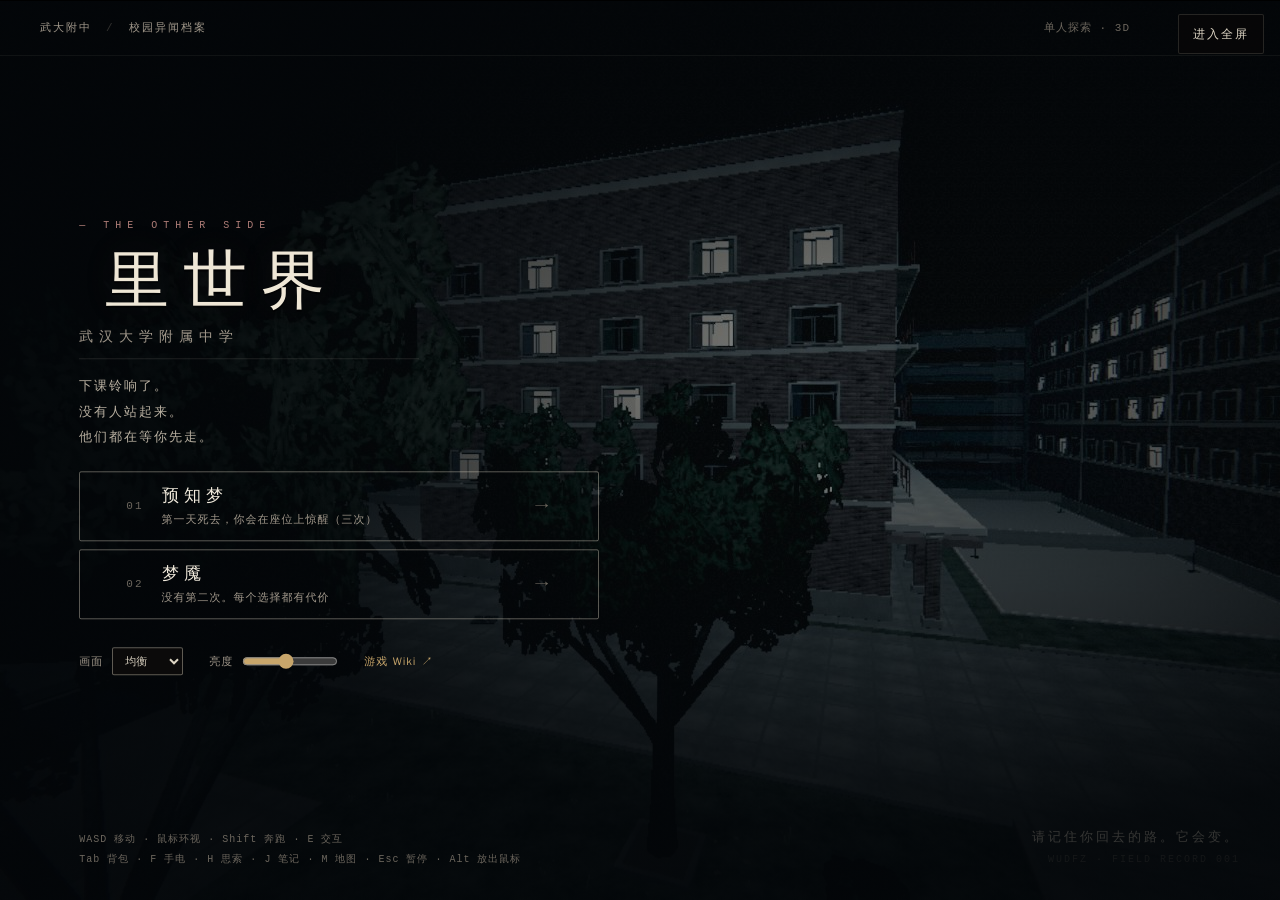
<file: index.html>
<!DOCTYPE html>
<html lang="zh-CN">
<head>
<meta charset="utf-8">
<meta name="viewport" content="width=device-width,initial-scale=1,minimum-scale=1,maximum-scale=1,user-scalable=no,viewport-fit=cover">
<title>武汉大学附属中学 · 里世界 3D</title>
<!-- iOS：加到主屏幕后全屏启动（没有地址栏/工具栏），状态栏压在游戏画面上 -->
<meta name="apple-mobile-web-app-capable" content="yes">
<meta name="mobile-web-app-capable" content="yes">
<meta name="apple-mobile-web-app-status-bar-style" content="black-translucent">
<meta name="apple-mobile-web-app-title" content="里世界">
<meta name="theme-color" content="#04070a">
<meta name="format-detection" content="telephone=no">
<link rel="stylesheet" href="game3d/css/game.css">
<link rel="stylesheet" href="game3d/css/ui.css">
</head>
<body>
<canvas id="cv" tabindex="0" aria-label="3D 游戏画面，可拖动转动视角"></canvas>
<button id="fullscreen-toggle" class="screen-control" type="button" onclick="goFullscreen()" aria-pressed="false">进入全屏</button>
<div id="lookhint" hidden>点击画面恢复鼠标环视 · 按住拖动也可转向</div>
<div id="qualityHint" role="status" hidden><span>画面持续卡顿，建议降低画质。</span><button type="button" onclick="Settings.q(QUALITY-1)">降低一档</button><button type="button" onclick="QualityWatch.dismiss()" aria-label="关闭画质建议">×</button></div>
<div id="scan"></div><div id="vig"></div><div id="flash"></div>
<div id="fade"></div><div id="cutfade"></div><div id="cutbars"><i></i><i></i></div>
<div id="hud">
  <div class="tl hud-card" id="status">
    <div class="hc-top"><div id="clock">11:40</div><div id="secclock" hidden></div></div>
    <div id="period" class="ok">早读 · 教室</div>
    <div id="place">武大附中 · 校园</div>
    <div id="sanfeel" role="status" aria-live="polite">呼吸平稳</div>
    <button id="lessonOpen" type="button" onclick="LESSON.open()" hidden>看课桌 · R</button>
    <button id="investigateOpen" type="button" onclick="Investigation.openDesk()" hidden>看停车单 · R</button>
    <div class="hc-meter" id="stamrow" hidden><span>体力</span><div id="stamwrap"><div id="stambar"></div></div></div>
  </div>
  <div class="bl"><canvas id="mini" width="150" height="150"></canvas></div>
  <div class="bc"><div id="hot"></div></div>
  <div class="br" id="keyhelp"><kbd>E</kbd>交互 <kbd>F</kbd>手电 <kbd>1</kbd><kbd>2</kbd>快捷栏 <kbd>Tab</kbd>手册 <kbd>Esc</kbd>暂停</div>
</div>
<div id="cross"></div><div id="hideslits" aria-hidden="true"></div><div id="searchring" aria-hidden="true"></div>
<div id="lidtop"></div><div id="lidbot"></div>
<div id="pro"><div id="protext"></div><div id="prohint">点击 / 空格 继续</div></div>
<div id="skip"><b></b><i></i><em></em></div>
<div id="banner"></div>
<div id="drivehud" role="status" hidden></div>
<div id="prompt"></div>
<div id="sub"></div>
<div id="choices"></div>
<div id="lesson" role="dialog" aria-labelledby="lessonTitle" hidden><div class="lesson-card">
  <h2 class="lesson-title" id="lessonTitle">课桌上的字</h2><p class="lesson-text"></p><div class="lesson-options"></div>
  <p id="lessonTime"></p><button type="button" onclick="LESSON.close(true)">放下 · Esc</button>
</div></div>
<div id="toast"></div>

<div id="journal" role="dialog" aria-label="随身手册">
  <div class="jbox">
    <div class="jhead">
      <nav class="jtabs" role="tablist">
        <button type="button" role="tab" data-tab="bag" onclick="UI.open('bag')">背包<kbd>Tab</kbd></button>
        <button type="button" role="tab" data-tab="think" onclick="UI.open('think')">思索<kbd>H</kbd></button>
        <button type="button" role="tab" data-tab="note" onclick="UI.open('note')">笔记<kbd>J</kbd></button>
        <button type="button" role="tab" data-tab="mapv" onclick="UI.open('mapv')">地图<kbd>M</kbd></button>
      </nav>
      <button type="button" class="jclose close" onclick="UI.close(UI.openPanel)" aria-label="关闭手册">✕<kbd>Esc</kbd></button>
    </div>
    <div class="jbody">
      <section class="jpage" id="bag">
        <div class="bagwrap">
          <div class="g" id="bags"></div>
          <div class="bagside"><div class="bagname" id="bagname"></div><div class="desc" id="bagdesc"></div><div class="bagacts" id="bagacts"></div></div>
        </div>
      </section>
      <section class="jpage" id="think"><div class="jlead" id="thinkhint"></div><div id="ideas"></div></section>
      <section class="jpage" id="note"><div class="notefind"><label for="notequery">检索</label><input id="notequery" type="search" maxlength="80" placeholder="地点、物品或关键词" oninput="UI.renderNote()" autocomplete="off"></div><div id="notein"></div></section>
      <section class="jpage" id="mapv"><div id="maptools"></div><div id="floormap" hidden></div><div id="mapc"></div><div class="maplegend"><i class="me"></i>你在这里 <i class="mg"></i>校门</div></section>
    </div>
  </div>
</div>
<div id="pause"><div class="pbox">
  <div class="ptitle">已暂停</div>
  <div id="ptalent"></div>
  <button class="primary" onclick="Game.resume()">继续</button>
  <button onclick="Game.saveNow()">保存进度</button>
  <button onclick="UI.open('set')">设置</button>
  <button onclick="Game.quit()">回到主菜单</button>
  <div class="pkeys" id="pkeys"></div>
  <details class="playtest-tools"><summary><span>本地试玩记录</span><em id="playtestState">未记录</em></summary>
    <p>可选，给帮忙试玩的人用：记下卡在哪、用了多久。只存在这一页的内存里，不会上传，刷新就没了。</p>
    <div class="pt-row"><button id="playtestToggle" type="button" onclick="Playtest.toggle()">开始记录</button><button id="playtestDownload" type="button" onclick="Playtest.export()" disabled>下载 JSON</button></div>
    <label for="playtestNote">旁观者的备注（卡住、求助、误会了什么）</label><textarea id="playtestNote" maxlength="500" rows="2" placeholder="例如：在二楼找不到楼梯"></textarea>
    <button type="button" class="pt-note" onclick="Playtest.note()">记下这条</button>
  </details>
  <button class="ghost" onclick="Dev.toggle()">调试 (F2)</button>
</div></div>
<div id="set"><div class="pbox setbox">
  <div class="ptitle">设置</div>
  <section class="sgroup" aria-labelledby="sgView"><h4 id="sgView">画面</h4>
  <div class="srow"><span>亮度</span><input type="range" id="sBr" min="60" max="150" value="100" oninput="Settings.bright(this.value)" aria-label="亮度"><b id="sBrV">100</b></div>
  <div class="srow"><span>画质/细节</span><div class="seg" id="sQ">
    <button onclick="Settings.q(0)">低</button><button onclick="Settings.q(1)">中</button><button onclick="Settings.q(2)">高</button><button onclick="Settings.q(3)">超精细</button><button onclick="Settings.q(4)">真实</button></div></div>
  <div class="srow"><span>镜头晃动</span><div class="seg" id="sShake">
    <button onclick="Settings.shake(0)">开</button><button onclick="Settings.shake(1)">关</button></div></div>
  <div class="srow"><span>画面颗粒</span><div class="seg" id="sGrain">
    <button onclick="Settings.grain(1)">开</button><button onclick="Settings.grain(0)">关</button></div></div>
  </section>
  <section class="sgroup" aria-labelledby="sgSound"><h4 id="sgSound">声音与文字</h4>
  <div class="srow"><span>音量</span><input type="range" id="sVol" min="0" max="100" value="70" oninput="Settings.vol(this.value)" aria-label="音量"><b id="sVolV">70</b></div>
  <div class="srow"><span>音乐/环境</span><div class="seg" id="sAmb">
    <button onclick="Settings.amb(1)">开</button><button onclick="Settings.amb(0)">关</button></div></div>
  <div class="srow"><span>字幕停留</span><div class="seg" id="sSub">
    <button onclick="Settings.sub(0)">短</button><button onclick="Settings.sub(1)">标准</button><button onclick="Settings.sub(2)">长</button></div></div>
  <div class="srow"><label for="textSize">字号</label><input type="range" id="textSize" min="85" max="150" step="5" oninput="Settings.comfort('textSize',this.value)"><b id="textSizeValue"></b></div>
  <p class="shint" id="textSizeHint">字幕、选项、笔记和课堂纸条一起放大。</p>
  </section>
  <section class="sgroup" aria-labelledby="sgCtl"><h4 id="sgCtl">操作</h4>
  <div class="srow"><label for="mouseSense">鼠标灵敏度</label><input type="range" id="mouseSense" min="25" max="250" step="5" oninput="Settings.comfort('mouseSense',this.value)"><b id="mouseSenseValue"></b></div>
  <div class="srow"><label for="touchSense">触屏灵敏度</label><input type="range" id="touchSense" min="25" max="250" step="5" oninput="Settings.comfort('touchSense',this.value)"><b id="touchSenseValue"></b></div>
  <div class="srow"><label for="touchSize">触屏按键大小</label><input type="range" id="touchSize" min="85" max="125" step="5" oninput="Settings.comfort('touchSize',this.value)"><b id="touchSizeValue"></b></div>
  <details id="layoutSettings" class="sdetail" ontoggle="TouchLayout.paint()"><summary><span>触屏按键位置</span><em>预览与调整</em></summary>
    <div class="srow"><span>调整</span><div class="seg" id="layoutSeg">
      <button type="button" data-control="stick" onclick="TouchLayout.pick('stick')">摇杆</button><button type="button" data-control="tAct" onclick="TouchLayout.pick('tAct')">交互键</button><button type="button" data-control="ttop" onclick="TouchLayout.pick('ttop')">手册 / 暂停</button></div>
      <input type="hidden" id="layoutTarget" value="stick"></div>
    <div class="srow"><label for="layoutX">左右</label><input id="layoutX" type="range" min="0" max="100" oninput="TouchLayout.change('x',this.value)"><b id="layoutXValue"></b></div>
    <div class="srow"><label for="layoutY">上下</label><input id="layoutY" type="range" min="0" max="100" oninput="TouchLayout.change('y',this.value)"><b id="layoutYValue"></b></div>
    <div class="layout-frame"><div id="layoutPreview" role="img" aria-label="触屏按键位置示意图"><i data-control="ttop">手册 / 暂停</i><i data-control="stick">摇杆</i><i data-control="tAct">交互</i></div></div>
    <p class="shint">按当前横竖屏预览。按键会留在屏幕可触及的范围内，相互碰到时自动让开。</p>
    <button type="button" class="sreset" onclick="TouchLayout.reset()">触屏布局归位</button>
  </details>
  <button type="button" class="sreset" onclick="Settings.resetComfort()">灵敏度、字号、触屏按键恢复默认</button>
  </section>
  <div class="sfoot"><button class="primary" onclick="UI.close('set',false);UI.open('pause')">返回</button>
  <button onclick="Game.resume()">返回游戏</button></div>
</div></div>
<div id="die"><div class="t">你 死 了 。</div><div class="m" id="diem"></div>
  <div id="dieepi"></div><p id="diecause"></p><button onclick="Game.quit()">回到主菜单</button></div>
<div id="menu">
  <div class="mtop"><span>武大附中</span><i>/</i><span>校园异闻档案</span><b>单人探索 · 3D</b></div>
  <div class="mleft">
    <div class="meyebrow">— THE OTHER SIDE</div>
    <div class="mtitle">里世界</div>
    <div class="mschool">武汉大学附属中学</div>
    <div class="mhook">下课铃响了。<br>没有人站起来。<br>他们都在等你先走。</div>
    <div class="mcards">
      <button class="mcard" onclick="Game.start('easy')">
        <em>01</em><span><b>预知梦</b><i>第一天死去，你会在座位上惊醒（三次）</i></span><u>→</u>
      </button>
      <button class="mcard" onclick="Game.start('hard')">
        <em>02</em><span><b>梦魇</b><i>没有第二次。每个选择都有代价</i></span><u>→</u>
      </button>
      <button class="mcard" id="btncont" onclick="Game.continue_()" style="display:none">
        <em>03</em><span><b>继续上次</b><i>读取最近的存档</i></span><u>→</u>
      </button>
    </div>
    <div class="mends" id="mends" style="display:none"></div>
    <div class="mios" id="mios">此浏览器不支持网页全屏。iPhone 可通过「分享 → 添加到主屏幕」，再从主屏幕图标打开。</div>
    <div id="assetNotice" role="status" aria-live="polite" hidden><span id="assetNoticeText"></span><button id="assetRetry" type="button" onclick="Assets.retry()">重试</button></div>
    <div class="mctl">
      <label>画面 <select id="mq" onchange="Settings.q(+this.value)">
        <option value="0">流畅</option><option value="1" selected>均衡</option><option value="2">精细</option><option value="3">超精细</option><option value="4">真实</option></select></label>
      <label class="mbr">亮度 <input type="range" id="mb" min="60" max="150" value="100" oninput="Settings.bright(this.value)"></label>
      <a class="mwiki" href="wiki/index.html">游戏 Wiki <span aria-hidden="true">↗</span></a>
    </div>
  </div>
  <div class="mkeys">WASD 移动 · 鼠标环视 · Shift 奔跑 · E 交互<br>Tab 背包 · F 手电 · H 思索 · J 笔记 · M 地图 · Esc 暂停 · Alt 放出鼠标</div>
  <div class="mfoot"><span>请记住你回去的路。它会变。</span><i>WUDFZ · FIELD RECORD 001</i></div>
</div>
<div id="pcgame"><div class="pch">机房 · 贪吃蛇</div><canvas id="pccv" width="320" height="320"></canvas>
  <div class="pcf" id="pcf">WASD / 方向键转向 · Esc 退出 · 得分越高 SAN 越多</div><button type="button" id="pcexit" onclick="PCGAME.stop()">退出电脑</button>
  <button type="button" class="pcx" onclick="PCGAME.stop()" aria-label="退出电脑">✕ 退出</button>
  <div id="pcpad"><button type="button" data-d="0,-1" aria-label="上">▲</button><button type="button" data-d="-1,0" aria-label="左">◀</button><button type="button" data-d="1,0" aria-label="右">▶</button><button type="button" data-d="0,1" aria-label="下">▼</button></div></div>
<div id="devbounds" aria-hidden="true"></div>
<div id="dev" role="dialog" aria-modal="false" aria-labelledby="devTitle" aria-describedby="devhelp">
  <button type="button" id="devball" aria-label="展开调试面板" aria-expanded="false" aria-controls="devbody" hidden><span aria-hidden="true"></span></button>
  <header class="devhead">
    <div class="devdrag" id="devdrag" role="group" tabindex="0" aria-label="移动调试面板：按住拖动，或使用方向键移动，Home 键归位" title="按住拖动；方向键移动，Home 键归位">
      <span class="devgrip" aria-hidden="true">⠿</span>
      <div class="devtitle"><div class="deveye">DEVELOPER CONSOLE <span id="devst">· ON</span></div><h2 id="devTitle">调试面板 <span class="devdrag-hint">按住拖动</span></h2></div>
    </div>
    <button type="button" class="devcollapse" id="devcollapse" onclick="Dev.setMinimized(true)" aria-label="收起为调试悬浮球" aria-expanded="true" aria-controls="devbody" title="收起为小圆点">收起</button>
    <button type="button" class="devreset" onclick="Dev.resetPanelPosition()" aria-label="调试面板归位" title="调试面板归位">归位</button>
    <button type="button" class="devclose" onclick="Dev.close()" aria-label="关闭调试面板">×</button>
  </header>
  <div class="devrun"><span id="devrun" role="status"></span><button type="button" id="devfreeze" onclick="Dev.toggleFreeze()">暂停游戏</button></div>
  <p class="devhelp" id="devhelp">点击画面操作游戏 · Alt 放出鼠标（不暂停）· F2 关闭</p>
  <nav class="devtabs" aria-label="调试功能">
    <button type="button" data-dev-tab="status" aria-controls="dev-page-status" aria-pressed="true" onclick="Dev.tab('status')">状态</button>
    <button type="button" data-dev-tab="scene" aria-controls="dev-page-scene" aria-pressed="false" onclick="Dev.tab('scene')">场景</button>
    <button type="button" data-dev-tab="items" aria-controls="dev-page-items" aria-pressed="false" onclick="Dev.tab('items')">物品</button>
    <button type="button" data-dev-tab="events" aria-controls="dev-page-events" aria-pressed="false" onclick="Dev.tab('events')">事件</button>
    <button type="button" data-dev-tab="tools" aria-controls="dev-page-tools" aria-pressed="false" onclick="Dev.tab('tools')">工具</button>
  </nav>
  <div class="devbody" id="devbody" onscroll="Dev.scrollHint()">
    <section class="devpage" id="dev-page-status">
      <div class="devsection"><div><h3>当前状态</h3><p>数值随游戏刷新</p></div><span id="devclock"></span></div>
      <div class="devstats">
        <div><span>SAN</span><strong id="devsanValue">—</strong></div>
        <div><span>体力</span><strong id="devstamValue">—</strong></div>
        <div><span>违规</span><strong id="devviolValue">—</strong></div>
        <div><span>同化</span><strong id="devttValue">—</strong></div>
      </div>
      <div class="devread"><span>当前位置</span><b id="devpos">—</b></div>
      <div class="devread"><span>准星探测</span><b id="devlook">—</b></div>
      <div class="devread"><span>当前异象</span><b id="devactive">—</b></div>
      <div class="devread"><span>巡察者</span><b id="devpatrol">—</b></div>
      <div class="devread"><span>学生会</span><b id="devinspection">—</b></div>
      <div class="devread"><span>移动流程</span><b id="devtravel">—</b></div>
      <div class="devsection"><div><h3>设定数值</h3><p>范围 0–100；归零或满值可能触发死亡</p></div></div>
      <div class="devrow"><select id="devstatkey" aria-label="选择要设定的数值"><option value="san">SAN</option><option value="stam">体力</option><option value="viol">违规</option><option value="tt">同化</option></select><input id="devstatvalue" type="number" min="0" max="100" step="any" value="50" aria-label="数值"><button type="button" onclick="Dev.setStat()">设定</button></div>
      <div class="devbuttons"><button type="button" onclick="Dev.san()">恢复 SAN / 体力</button><button type="button" onclick="Dev.revive()">复活角色</button></div>
    </section>
    <section class="devpage" id="dev-page-scene" hidden>
      <div class="devsection"><div><h3>场景传送</h3><p>传送会结束并结算异象、关闭选择；室内会自动存档</p></div></div>
      <label for="devroomFilter">室内位置</label><input id="devroomFilter" type="search" placeholder="搜索名称或 ID" oninput="Dev.filter('room')">
      <div class="devrow"><select id="devroom" aria-label="室内位置"></select><button type="button" id="devroomGo" onclick="Dev.tp()">传送</button></div><small id="devroomCount"></small>
      <label for="devoutFilter">室外位置</label><input id="devoutFilter" type="search" placeholder="搜索地点" oninput="Dev.filter('out')">
      <div class="devrow"><select id="devout" aria-label="室外位置"></select><button type="button" id="devoutGo" onclick="Dev.tpo()">传送</button></div><small id="devoutCount"></small>
      <div class="devsection"><div><h3>调整时间</h3><p>游戏内时间；跨日和检查触发规则照常生效，回拨不撤销已发生的事件。</p></div></div>
      <div class="devbuttons"><button type="button" onclick="Dev.time(-30)">−30 分钟</button><button type="button" onclick="Dev.time(30)">+30 分钟</button></div>
      <label for="devtime">指定时刻（07:20–次日 00:59）</label>
      <div class="devrow devtime-row"><input id="devtime" type="time" value="07:20" step="60"><button type="button" id="devtimeGo" onclick="Dev.setTime()">设定</button></div>
      <div class="devbuttons"><button type="button" onclick="Dev.setTime('07:20')">早晨 07:20</button><button type="button" onclick="Dev.setTime('22:40')">夜间 22:40</button><button type="button" onclick="Dev.setTime('12:49')">午间检查前</button><button type="button" onclick="Dev.setTime('17:49')">傍晚检查前</button></div>
    </section>
    <section class="devpage" id="dev-page-items" hidden>
      <div class="devsection"><div><h3>背包与快捷栏</h3><p>遵循八格容量；移除物品会同步清理手持状态和快捷栏。</p></div></div>
      <p class="devinventory" id="devbag"></p>
      <label for="devitemFilter">选择物品</label><input id="devitemFilter" type="search" placeholder="搜索名称或 ID" oninput="Dev.filter('item')">
      <select class="devwide" id="devitem" aria-label="调试物品" onchange="Dev.refreshInventory()"></select><small id="devitemCount"></small>
      <p class="devhint" id="devitemInfo"></p>
      <div class="devbuttons"><button type="button" id="devitemGo" onclick="Dev.editItem('add')">添加到背包</button><button type="button" id="devitemRemove" onclick="Dev.editItem('remove')">移除此物品</button><button type="button" id="devitemHot1" onclick="Dev.editItem('hot',0)">放入快捷栏 1</button><button type="button" id="devitemHot2" onclick="Dev.editItem('hot',1)">放入快捷栏 2</button></div>
      <p class="devhint" id="devhotbar"></p>
    </section>
    <section class="devpage" id="dev-page-events" hidden>
      <div class="devsection"><div><h3>异象</h3><p>触发会结束当前异象并跳过正常出现条件</p></div></div>
      <label for="devanomFilter">选择异象</label><input id="devanomFilter" type="search" placeholder="搜索名称或 ID" oninput="Dev.filter('anom')">
      <div class="devrow"><select id="devanom" aria-label="选择异象"></select><button type="button" id="devanomGo" onclick="Dev.anom()">触发</button><button type="button" onclick="Dev.anomEnd()">结束</button></div><small id="devanomCount"></small>
      <div class="devsection"><div><h3>巡察与检查</h3><p>巡察遵循地点和时段规则；手动检查立即开始并按实际玩法结算。取消检查不结算结束奖惩。</p></div></div>
      <div class="devbuttons"><button type="button" id="devpatrolStart" onclick="Dev.startPatrol()">开始巡察预警</button><button type="button" id="devpatrolStop" onclick="Dev.stopPatrol()">结束当前巡察</button><button type="button" id="devinspectionStart" onclick="Dev.startInspection()">开始实际检查</button><button type="button" id="devinspectionStop" onclick="Dev.cancelInspection()">取消检查及排队</button></div>
      <div class="devsection"><div><h3>画面演出</h3><p>仅播放画面效果</p></div></div>
      <div class="devrow"><select id="devanim" aria-label="选择画面演出"><option value="1">融入</option><option value="2">雨</option><option value="3">镜面</option></select><button type="button" onclick="Dev.anim(+document.getElementById('devanim').value)">播放</button></div>
      <div class="devsection"><div><h3>死亡效果</h3><p>预览不会消耗道具或删除存档</p></div></div>
      <label for="devdeathFilter">选择死亡效果</label><input id="devdeathFilter" type="search" placeholder="搜索效果" oninput="Dev.filter('death')">
      <div class="devrow"><select id="devdeath" aria-label="选择死亡效果"></select><button type="button" id="devdeathGo" onclick="Dev.previewDeath()">预览</button></div><small id="devdeathCount"></small>
      <button type="button" class="devwide" id="devpreviewStop" onclick="Dev.stopPreview()">停止调试预览</button>
      <button type="button" class="devdanger" onclick="Dev.death()">触发实际死亡</button><p class="devhint">实际死亡遵循救命道具和存档规则，可能删除存档。</p>
    </section>
    <section class="devpage" id="dev-page-tools" hidden>
      <div class="devsection"><div><h3>调试开关</h3><p>当前开关状态会高亮显示</p></div></div>
      <div class="devbuttons">
        <button type="button" id="devfast" aria-pressed="false" onclick="Dev.fast()">快跑 ×2.6</button>
        <button type="button" id="devgod" aria-pressed="false" onclick="Dev.god()">无敌</button>
        <button type="button" id="devsearch" aria-pressed="false" onclick="Dev.search()">翻找读条</button>
        <button type="button" id="devfake" aria-pressed="false" onclick="Dev.fakeNormal()">假正常</button>
      </div>
      <div class="devsection"><div><h3>场景显示</h3><p>高亮表示该部分已隐藏</p></div></div>
      <div class="devbuttons">
        <button type="button" id="devhide-canopy" aria-pressed="false" onclick="Dev.hide('canopy')">柱廊顶</button>
        <button type="button" id="devhide-sign" aria-pressed="false" onclick="Dev.hide('sign')">花园牌</button>
        <button type="button" id="devhide-link" aria-pressed="false" onclick="Dev.hide('link')">连廊</button>
        <button type="button" id="devhide-fence" aria-pressed="false" onclick="Dev.hide('fence')">围墙</button>
      </div>
      <div class="devsection"><div><h3>其他操作</h3></div></div>
      <div class="devbuttons"><button type="button" onclick="Dev.lamps()">触发走廊灯异象</button><button type="button" onclick="Dev.prologue()">重看前情提要</button></div>
      <div class="devsection"><div><h3>氛围</h3><p>五分钟体验切片：安静、先听后见、危险操作、兑现或落空、余韵</p></div></div>
      <div class="devbuttons"><button type="button" onclick="DreadSlice.start();Dev.close()">开始五分钟切片</button><button type="button" onclick="Dread.falseThreat(Dread.pickAmbient(),1)">来一声假威胁</button></div>
      <div class="devsection"><div><h3>运行诊断</h3><p>查看当前状态及最近操作；生成的报告只用于排查，不是游戏存档。</p></div></div>
      <div class="devread"><span>输入</span><b id="devinput">—</b></div>
      <div class="devread"><span>画质 / 窗口</span><b id="devquality">—</b></div>
      <div class="devread"><span>渲染资源</span><b id="devrender">—</b></div>
      <div class="devbuttons"><button type="button" id="devreportGo" onclick="Dev.makeReport()">生成诊断文本</button><button type="button" id="devreportDownload" onclick="Dev.downloadReport()">下载诊断 JSON</button></div>
      <textarea id="devreport" rows="6" aria-label="诊断报告，可选中复制" readonly hidden></textarea>
      <div class="devsection"><div><h3>最近操作</h3><p>本次页面会话记录最近 20 条，面板展示最后 5 条；随诊断报告导出。</p></div></div>
      <p id="devhistory"></p>
    </section>
    <p class="devhint">浮窗默认不冻结游戏，可手动暂停；真实时间倒计时仍会继续。<span class="devkbd">F2 关闭，面板内 Esc 也可关闭。环视时按 Alt 放出鼠标、游戏不暂停，点画面收回。</span></p>
  </div>
  <div class="devfooter"><span id="devmessage" role="status" aria-live="polite">调试操作会改变当前游戏状态。</span><span id="devscroll" hidden>↓ 可滚动</span></div>
</div>
<div id="touch">
  <div id="stick" role="group" aria-label="移动摇杆"><div id="knob"></div></div>
  <button type="button" class="tbtn" id="tAct" aria-label="交互"><span id="tActL">交互</span></button>
  <div id="tside"><button type="button" class="tsm" id="tTorch" onclick="toggleTorch()">手电</button></div>
  <div id="ttop"><button type="button" class="tsm" id="tBook" onclick="UI.toggle(UI.lastTab||'bag')" aria-label="随身手册">手册</button>
  <button type="button" class="tbtn" id="tPause" aria-label="暂停"></button></div>
</div>

<script src="game3d/lib/three.min.js"></script>
<script src="game3d/js/core.js"></script>
<script src="game3d/js/map.js"></script>
<script src="game3d/js/quality.js"></script>
<script src="game3d/js/model/assets.js"></script>
<script src="game3d/js/engine/api.js"></script>
<script src="game3d/js/render.js"></script>
<script src="game3d/js/engine/three.js"></script>
<script src="game3d/js/engine/scene.js"></script>
<script src="game3d/js/engine/presentation.js"></script>
<script src="game3d/js/model/materials.js"></script>
<script src="game3d/js/model/kit.js"></script>
<script src="game3d/js/model/figure.js"></script>
<script src="game3d/js/model/specs.js"></script>
<script src="game3d/js/model/props.js"></script>
<script src="game3d/js/model/furniture.js"></script>
<script src="game3d/js/model/room.js"></script>
<script src="game3d/js/model/building.js"></script>
<script src="game3d/js/model/outdoor.js"></script>
<script src="game3d/js/world.js"></script>
<script src="game3d/js/collision.js"></script>
<script src="game3d/js/spiral.js"></script>
<script src="game3d/js/model/spiral.js"></script>
<script src="game3d/js/patrol.js"></script>
<script src="game3d/js/portal.js"></script>
<script src="game3d/js/model/elevator-prefab.js"></script>
<script src="game3d/assets/elevator_mesh.js"></script>
<script src="game3d/js/env.js"></script>
<script src="game3d/js/elevator-asset.js"></script>
<script src="game3d/js/elevator.js"></script>
<script src="game3d/js/car-chase.js"></script>
<script src="game3d/js/hands.js"></script>
<script src="game3d/js/cutscene.js"></script>
<script src="game3d/js/fx/gaze.js"></script>
<script src="game3d/js/fx/death-timeline.js"></script>
<script src="game3d/js/fx/anomaly-fx.js"></script>
<script src="game3d/js/fx/death-cg.js"></script>
<script src="game3d/js/fx/weather.js"></script>
<script src="game3d/js/fx/cup.js"></script>
<script src="game3d/js/fx/smile.js"></script>
<script src="game3d/js/fx/traces.js"></script>
<script src="game3d/js/fx/classroom.js"></script>
<script src="game3d/js/fx/dread-fx.js"></script>
<script src="game3d/js/lighting.js"></script>
<script src="game3d/js/shade.js"></script>
<script src="game3d/js/state.js"></script>
<script src="game3d/js/input.js"></script>
<script src="game3d/js/ui.js"></script>
<script src="game3d/js/systems.js"></script>
<script src="game3d/js/school-day.js"></script>
<script src="game3d/js/inspection.js"></script>
<script src="game3d/js/anomaly.js"></script>
<script src="game3d/js/dread.js"></script>
<script src="game3d/js/items.js"></script>
<script src="game3d/js/story.js"></script>
<script src="game3d/js/interact.js"></script>
<script src="game3d/js/audio.js"></script>
<script src="game3d/js/save.js"></script>
<script src="game3d/js/settings.js"></script>
<script src="game3d/js/dev.js"></script>
<script src="game3d/js/pcgame.js"></script>
<script src="game3d/js/phone.js"></script>
<script src="game3d/js/lesson.js"></script>
<script src="game3d/js/investigation.js"></script>
<script src="game3d/js/exploration-map.js"></script>
<script src="game3d/js/playtest.js"></script>
<script src="game3d/js/mono.js"></script>
<script src="game3d/js/mobile.js"></script>
<script src="game3d/js/prologue.js"></script>
<script src="game3d/js/main.js"></script>
</body>
</html>
</file>
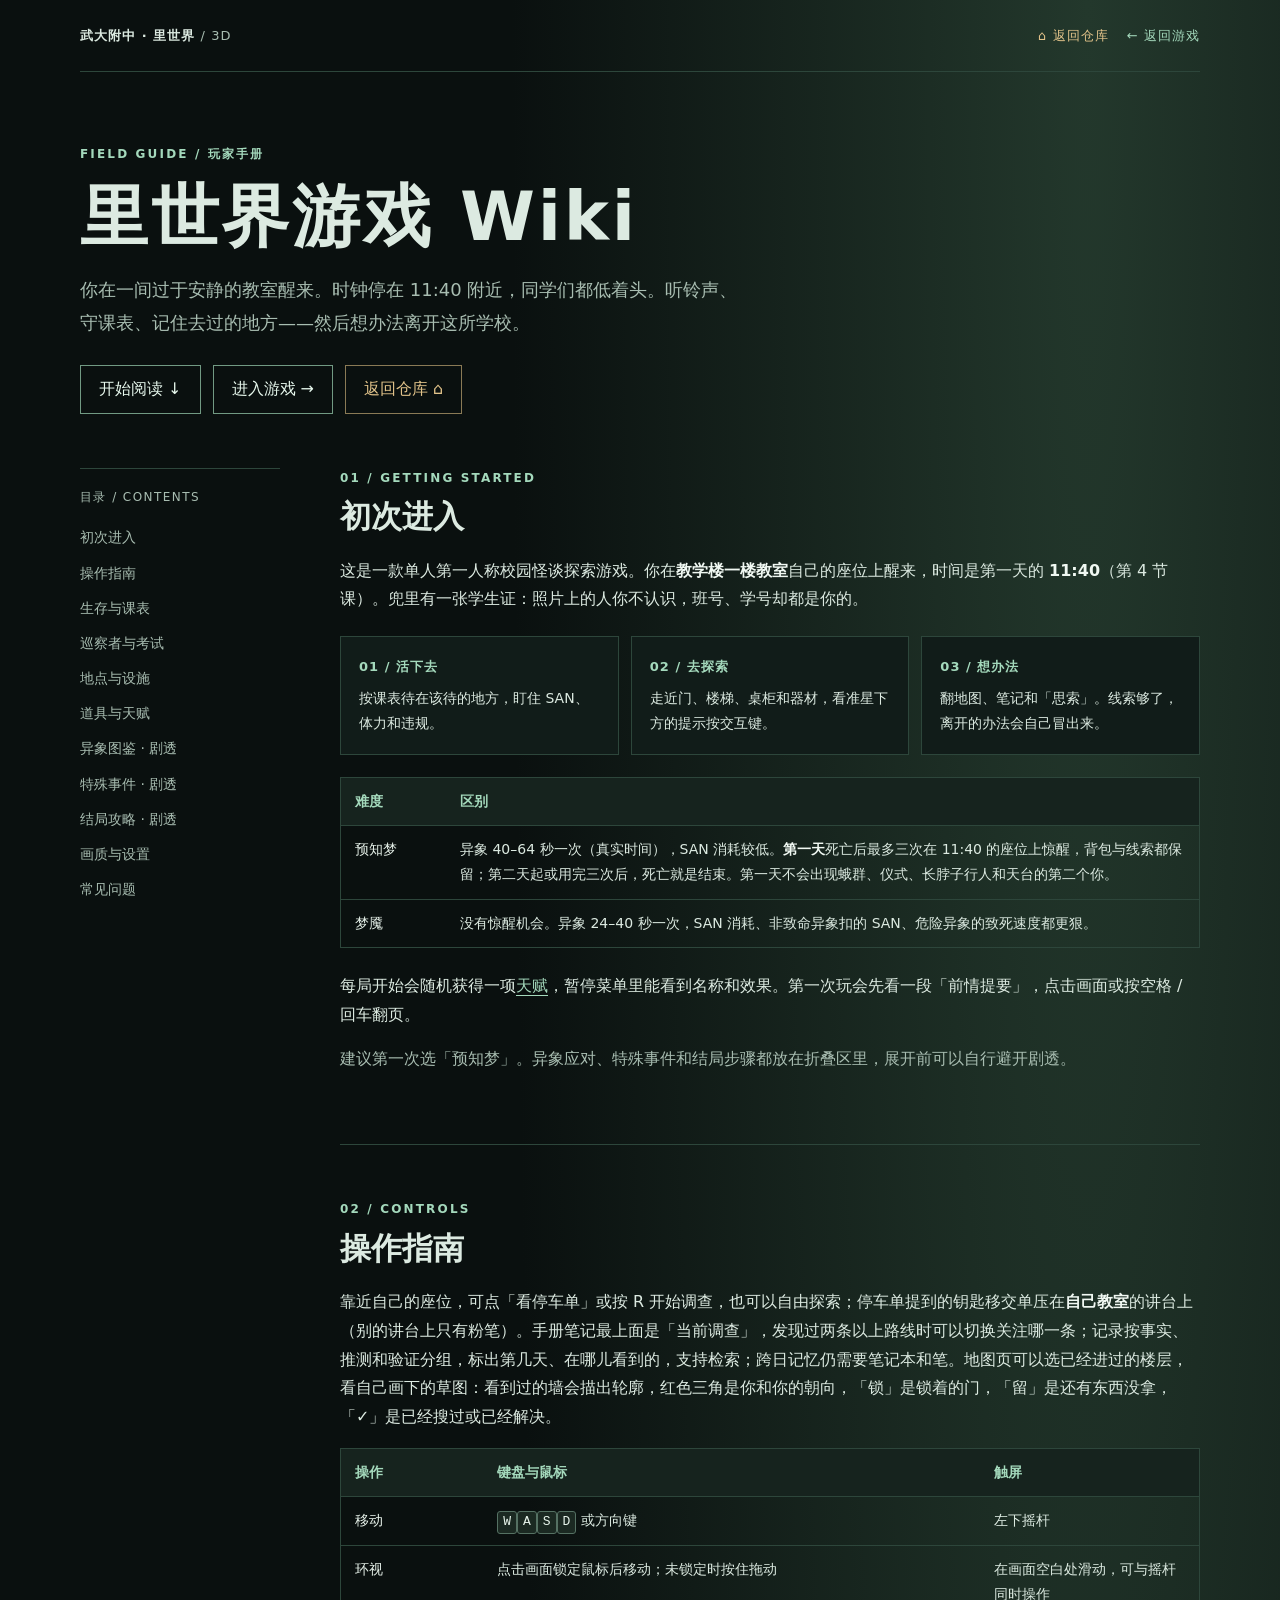
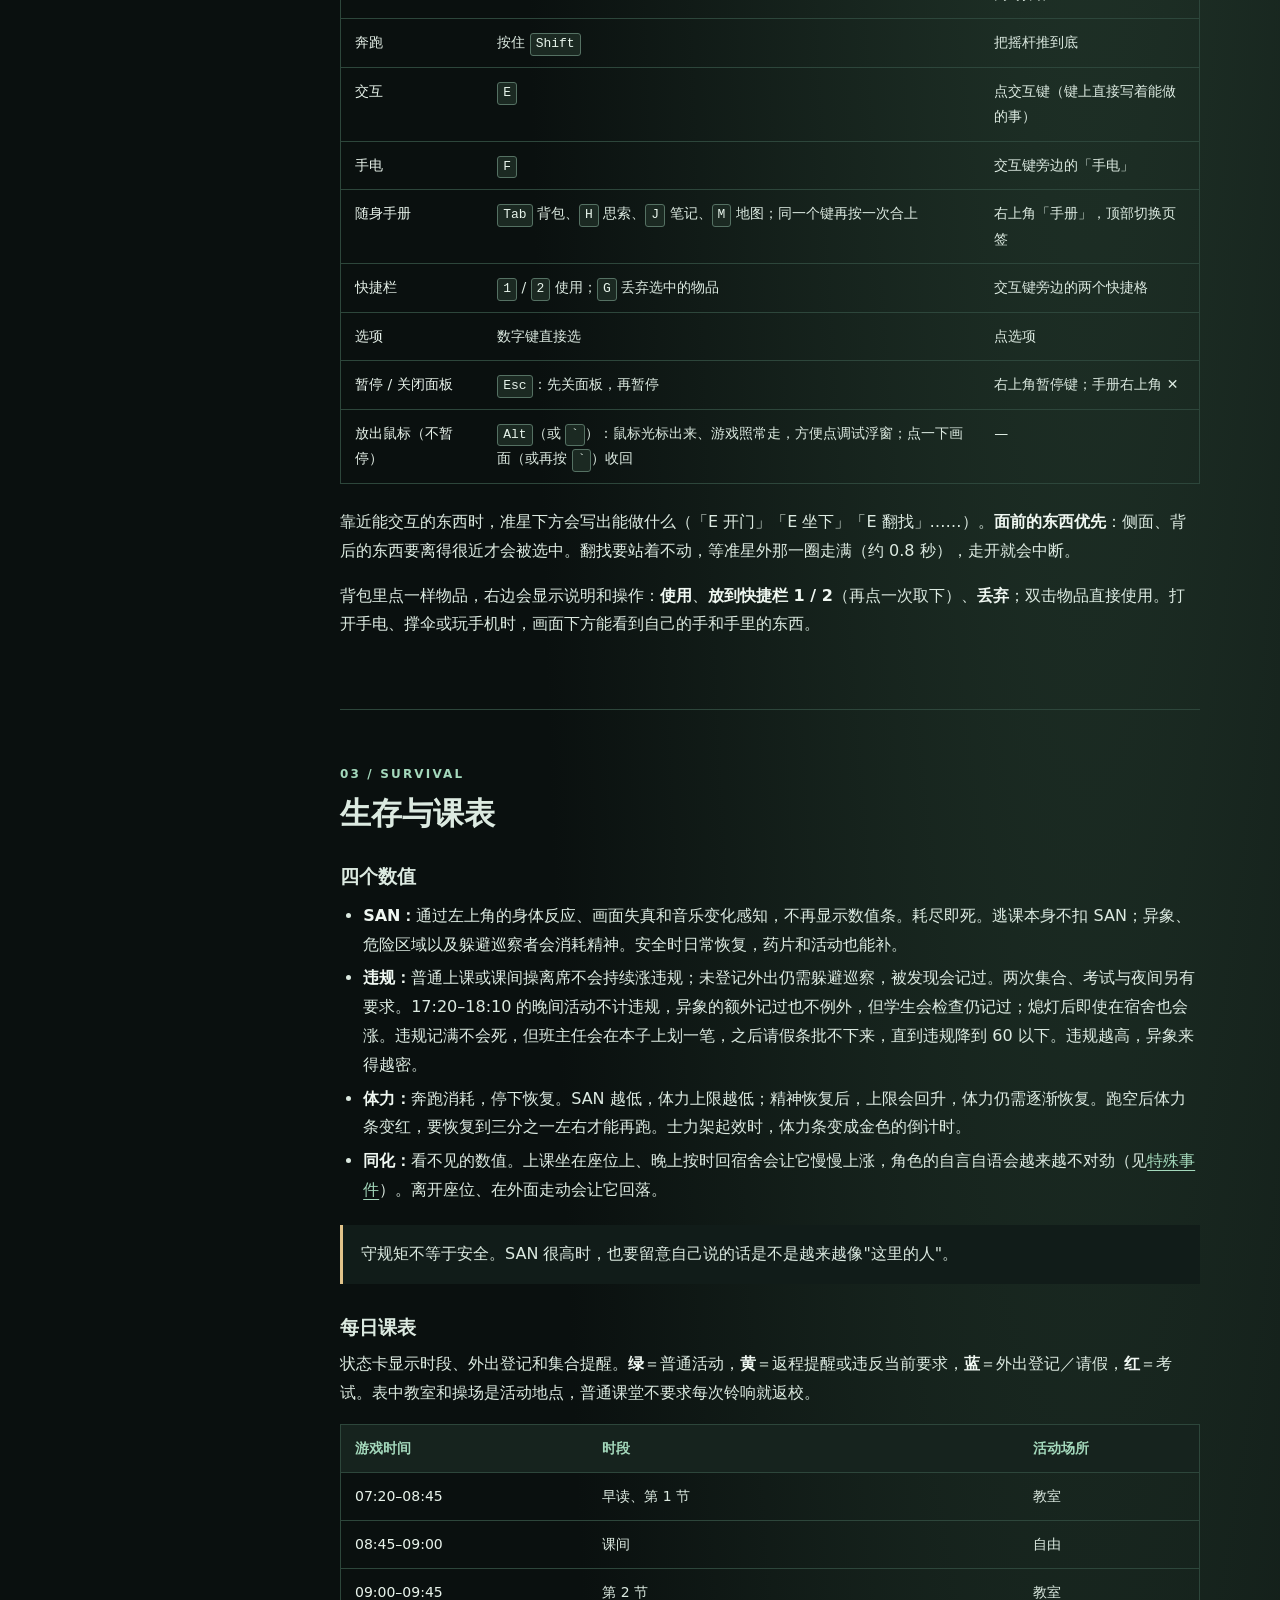
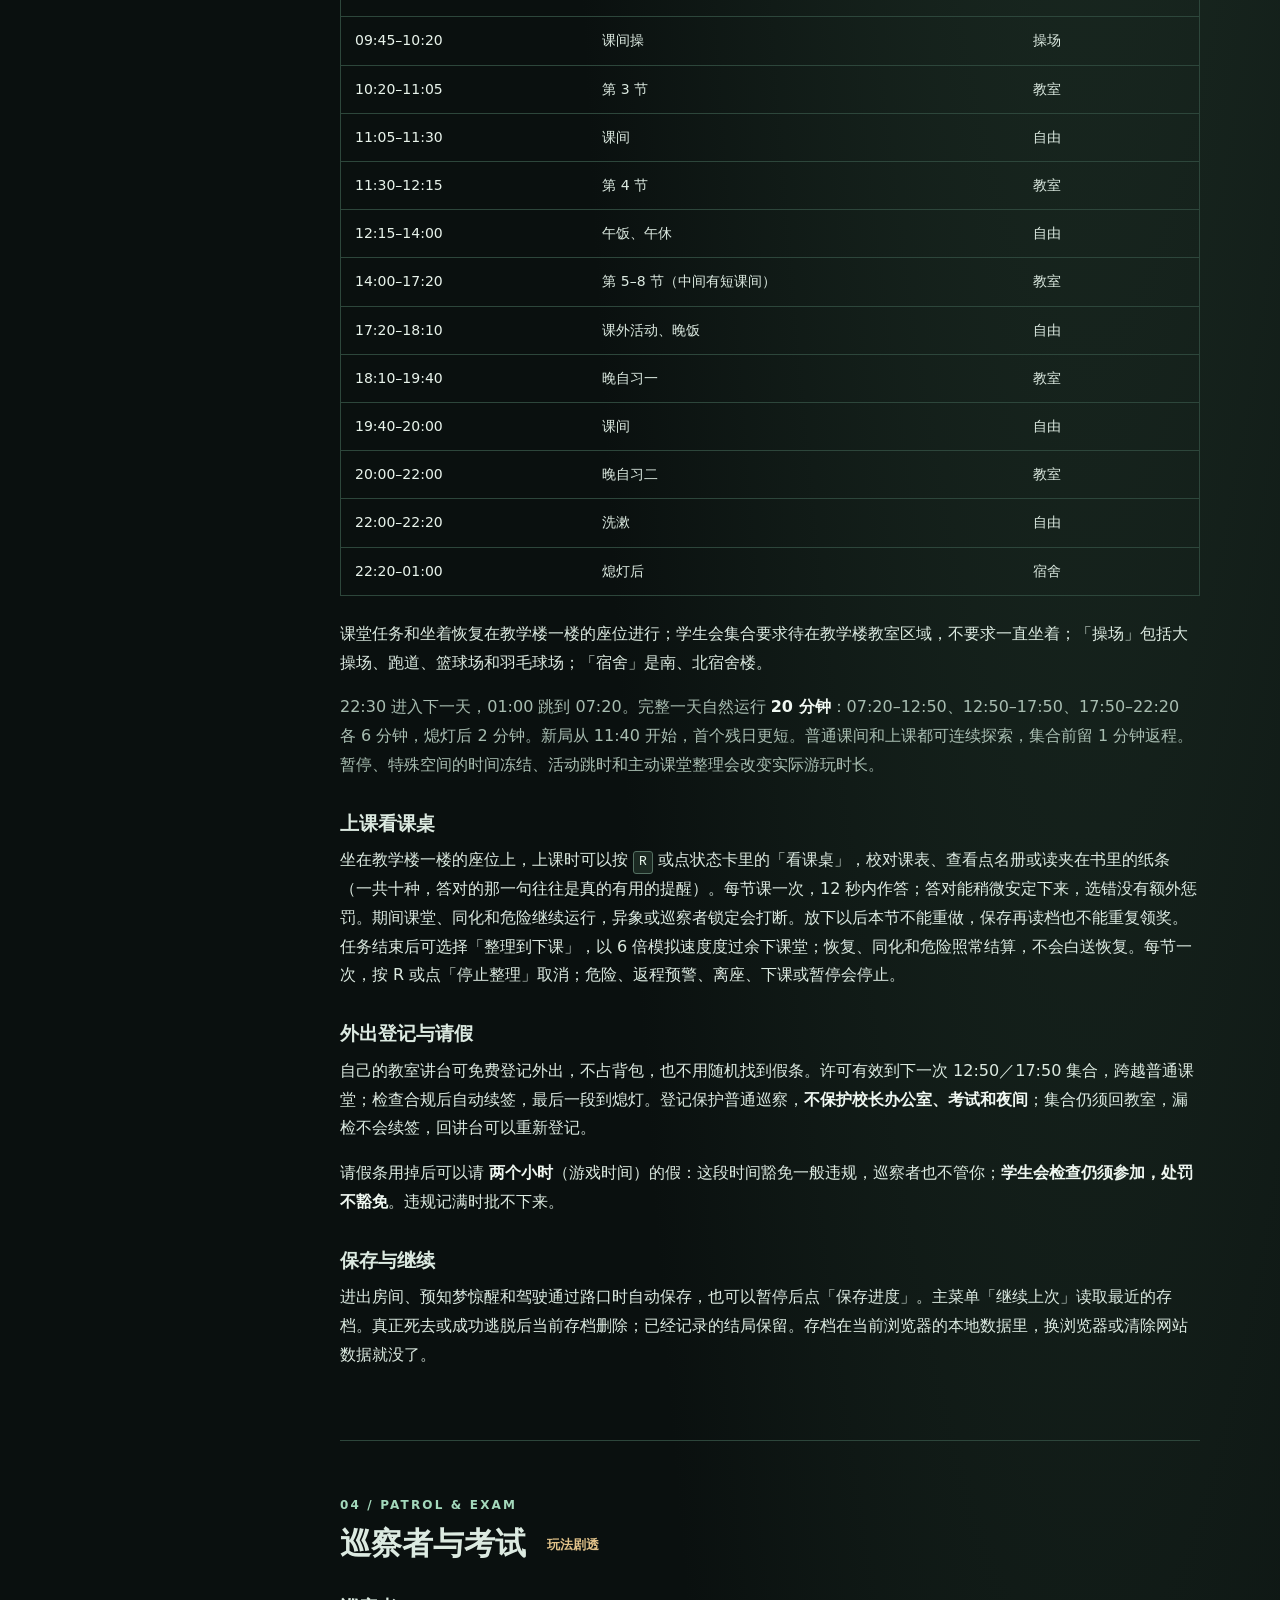
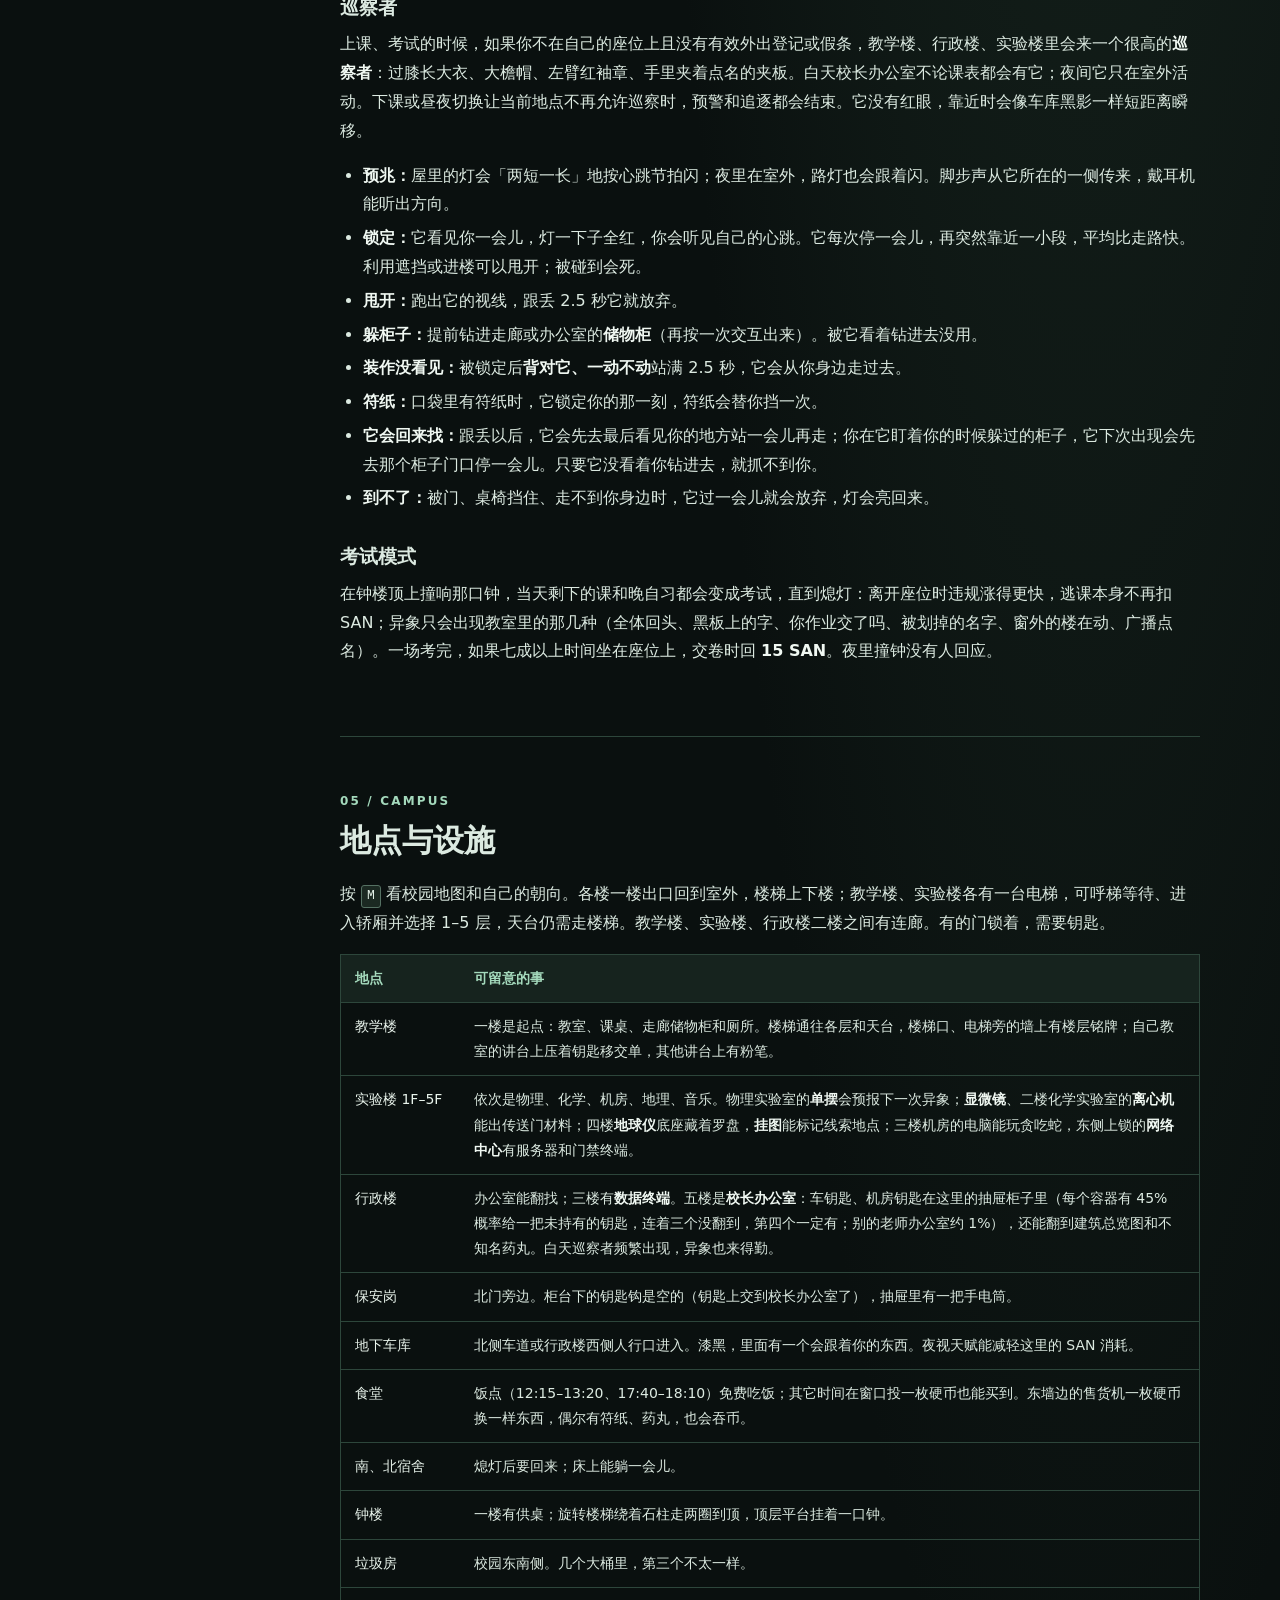
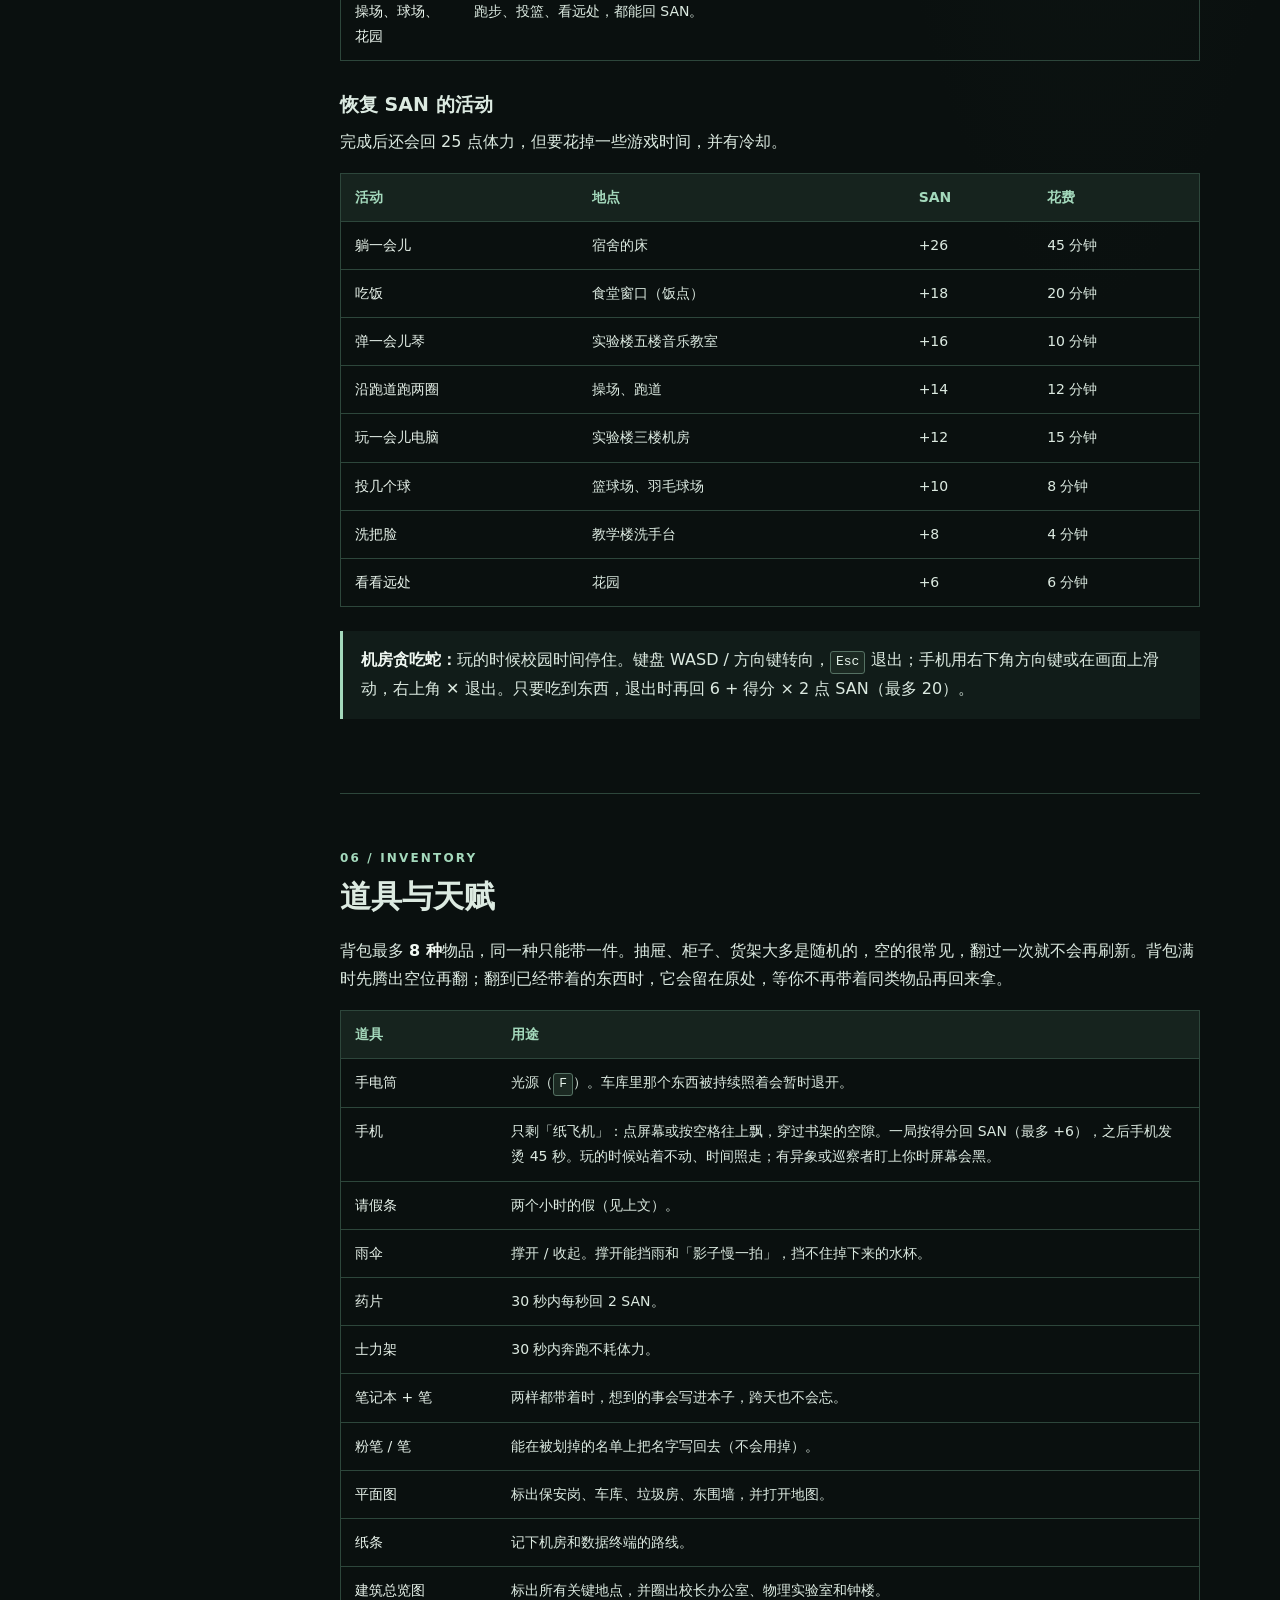
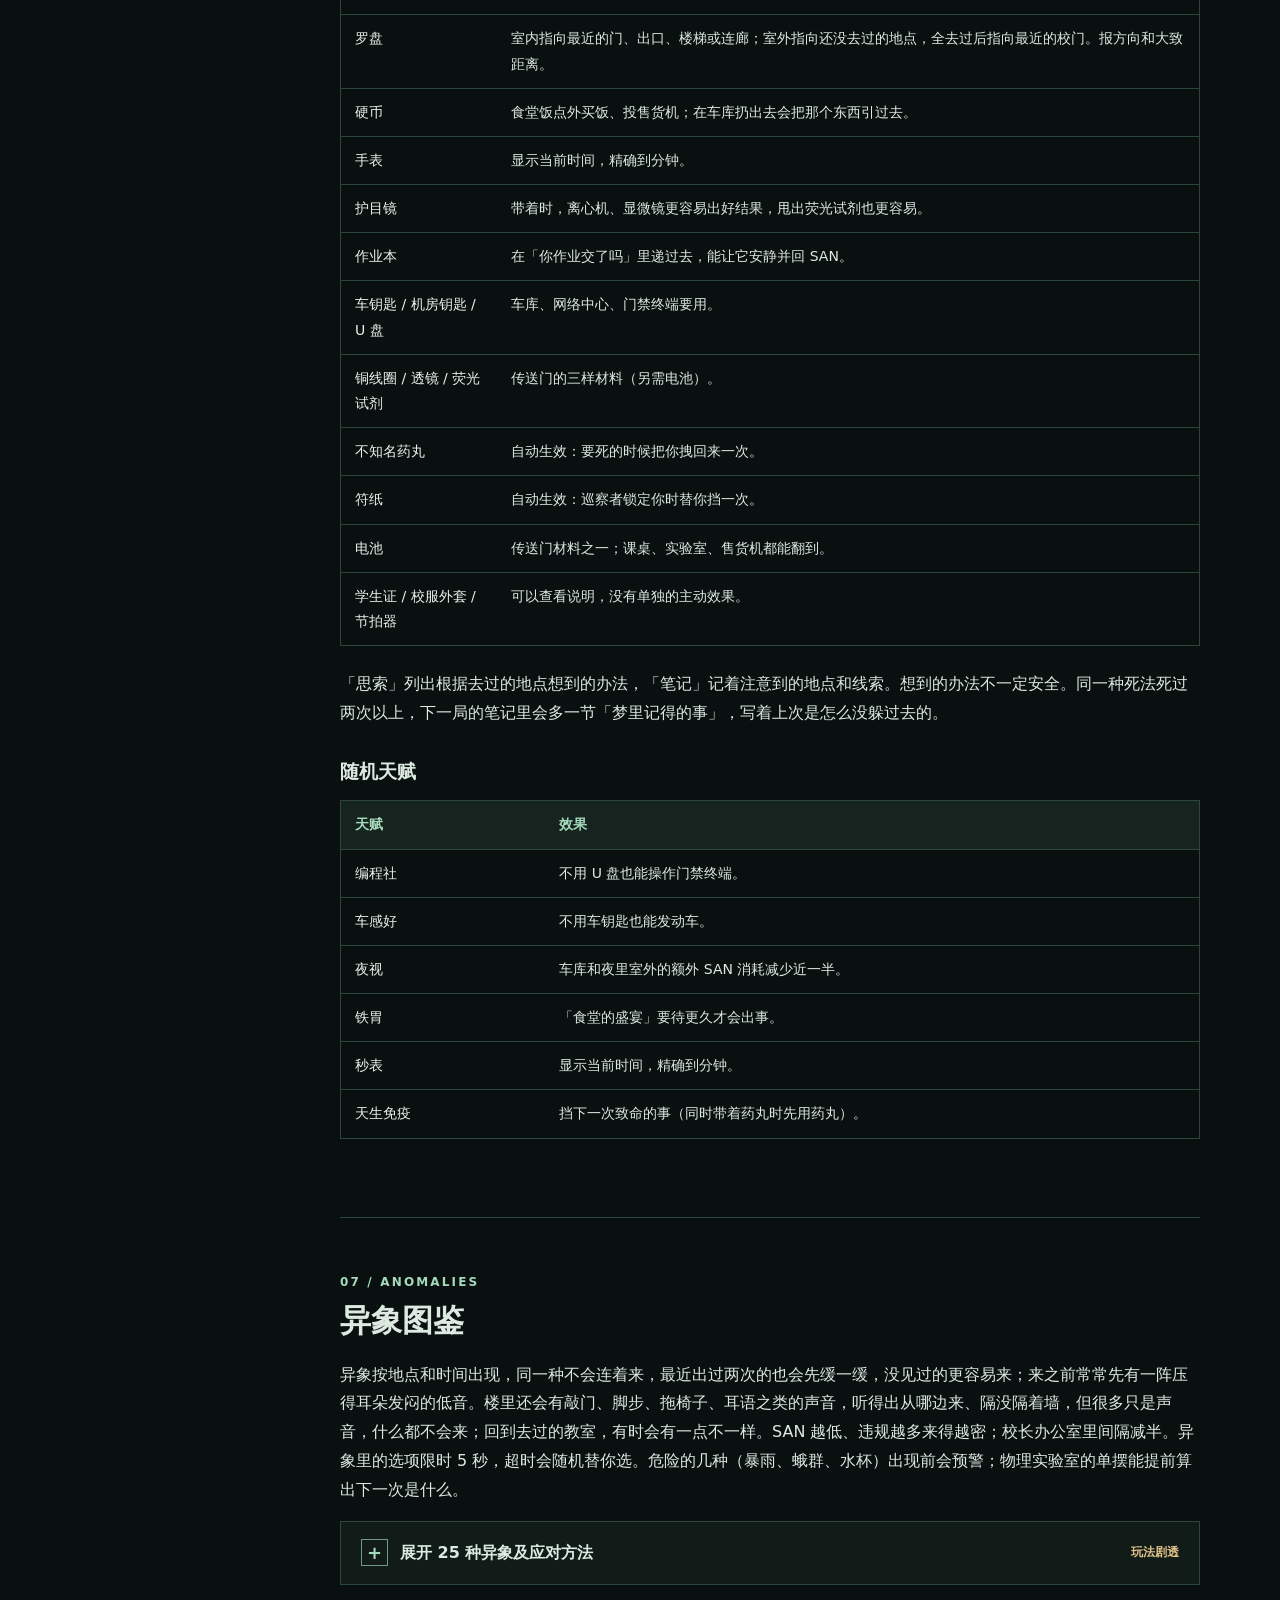
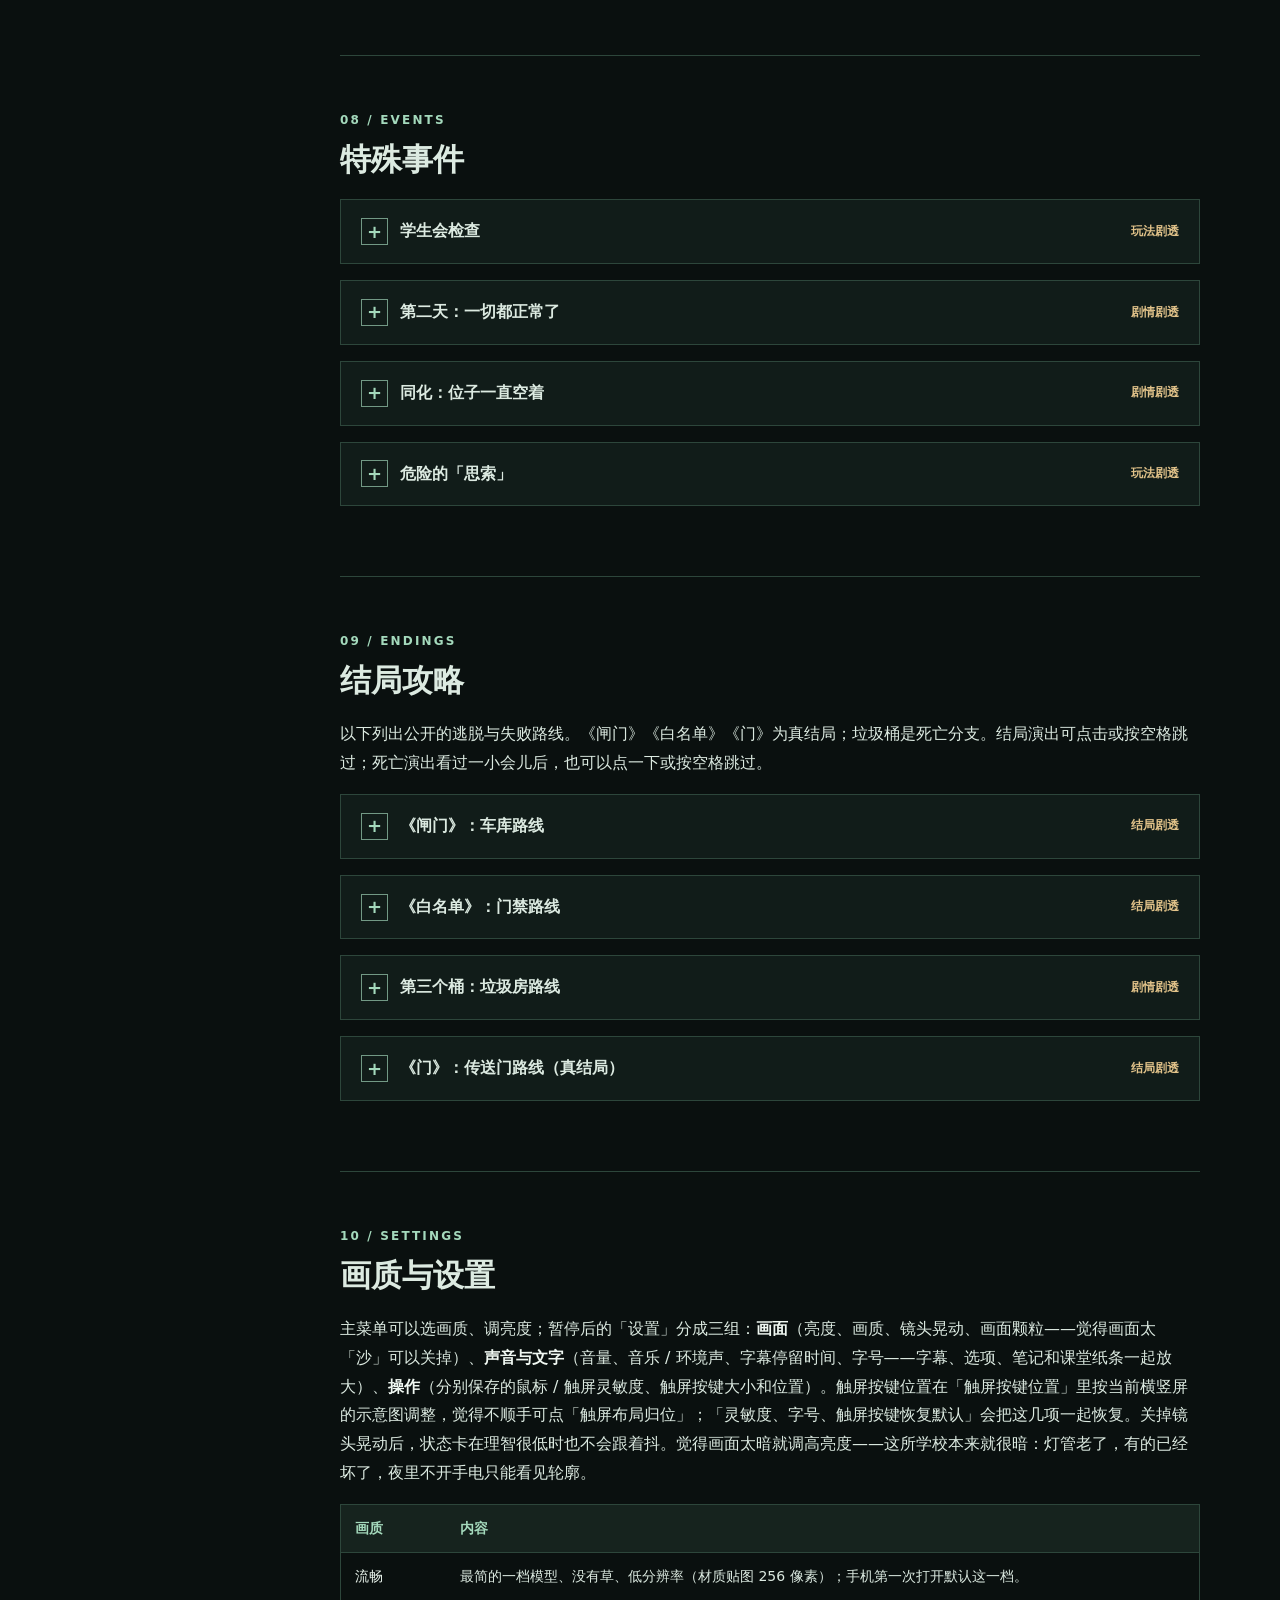
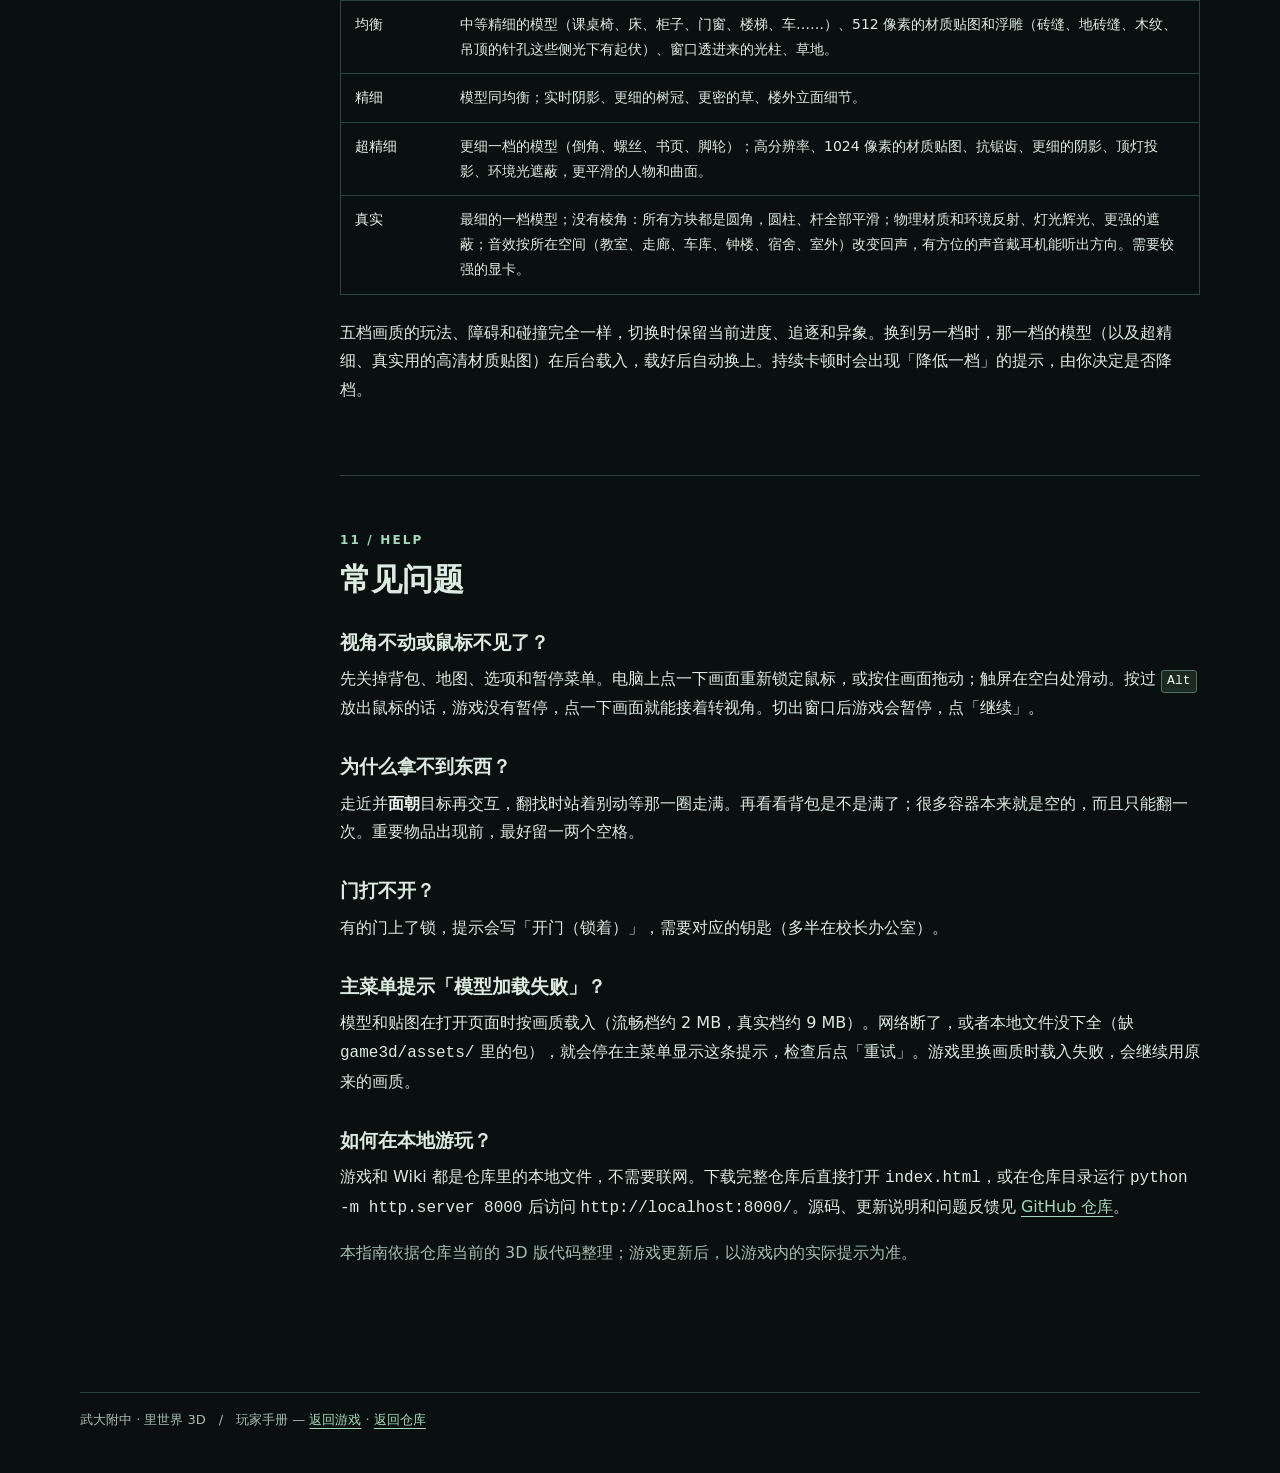
<file: wiki/index.html>
<!doctype html>
<html lang="zh-CN">
<head>
  <meta charset="utf-8">
  <meta name="viewport" content="width=device-width, initial-scale=1">
  <meta name="theme-color" content="#0a100f">
  <meta name="description" content="《武大附中·里世界 3D》玩家指南：操作、课表、地点、道具、天赋、异象、特殊事件、结局与画质设置。">
  <title>游戏 Wiki · 武大附中：里世界 3D</title>
  <link rel="stylesheet" href="wiki.css">
</head>
<body>
  <div class="wrap">
    <header>
      <div class="topbar">
        <a class="brand" href="../index.html"><strong>武大附中 · 里世界</strong> / 3D</a>
        <span class="toplinks">
          <a class="return repo" href="https://github.com/chorusfruit-233/wdfz" rel="noopener">⌂ 返回仓库</a>
          <a class="return" href="../index.html">← 返回游戏</a>
        </span>
      </div>
      <div class="hero">
        <div class="eyebrow">FIELD GUIDE / 玩家手册</div>
        <h1>里世界游戏 Wiki</h1>
        <p>你在一间过于安静的教室醒来。时钟停在 11:40 附近，同学们都低着头。听铃声、守课表、记住去过的地方——然后想办法离开这所学校。</p>
        <div class="hero-actions">
          <a class="button" href="#start">开始阅读 ↓</a>
          <a class="button" href="../index.html">进入游戏 →</a>
          <a class="button ghost" href="https://github.com/chorusfruit-233/wdfz" rel="noopener">返回仓库 ⌂</a>
        </div>
      </div>
    </header>
    <div class="layout">
      <nav aria-label="Wiki 目录">
        <p>目录 / CONTENTS</p>
        <a href="#start">初次进入</a><a href="#controls">操作指南</a><a href="#survival">生存与课表</a><a href="#patrol">巡察者与考试</a><a href="#places">地点与设施</a><a href="#items">道具与天赋</a><a href="#anomalies">异象图鉴 · 剧透</a><a href="#events">特殊事件 · 剧透</a><a href="#endings">结局攻略 · 剧透</a><a href="#settings">画质与设置</a><a href="#faq">常见问题</a>
      </nav>
      <main>
        <section id="start">
          <div class="kicker">01 / GETTING STARTED</div>
          <h2>初次进入</h2>
          <p>这是一款单人第一人称校园怪谈探索游戏。你在<strong>教学楼一楼教室</strong>自己的座位上醒来，时间是第一天的 <strong>11:40</strong>（第 4 节课）。兜里有一张学生证：照片上的人你不认识，班号、学号却都是你的。</p>
          <div class="cards">
            <div class="card"><b>01 / 活下去</b><p>按课表待在该待的地方，盯住 SAN、体力和违规。</p></div>
            <div class="card"><b>02 / 去探索</b><p>走近门、楼梯、桌柜和器材，看准星下方的提示按交互键。</p></div>
            <div class="card"><b>03 / 想办法</b><p>翻地图、笔记和「思索」。线索够了，离开的办法会自己冒出来。</p></div>
          </div>
          <div class="table-wrap"><table><thead><tr><th scope="col">难度</th><th scope="col">区别</th></tr></thead><tbody>
            <tr><td>预知梦</td><td>异象 40–64 秒一次（真实时间），SAN 消耗较低。<strong>第一天</strong>死亡后最多三次在 11:40 的座位上惊醒，背包与线索都保留；第二天起或用完三次后，死亡就是结束。第一天不会出现蛾群、仪式、长脖子行人和天台的第二个你。</td></tr>
            <tr><td>梦魇</td><td>没有惊醒机会。异象 24–40 秒一次，SAN 消耗、非致命异象扣的 SAN、危险异象的致死速度都更狠。</td></tr>
          </tbody></table></div>
          <p>每局开始会随机获得一项<a href="#talents">天赋</a>，暂停菜单里能看到名称和效果。第一次玩会先看一段「前情提要」，点击画面或按空格 / 回车翻页。</p>
          <p class="muted">建议第一次选「预知梦」。异象应对、特殊事件和结局步骤都放在折叠区里，展开前可以自行避开剧透。</p>
        </section>

        <section id="controls">
          <div class="kicker">02 / CONTROLS</div>
          <h2>操作指南</h2>
          <p>靠近自己的座位，可点「看停车单」或按 R 开始调查，也可以自由探索；停车单提到的钥匙移交单压在<strong>自己教室</strong>的讲台上（别的讲台上只有粉笔）。手册笔记最上面是「当前调查」，发现过两条以上路线时可以切换关注哪一条；记录按事实、推测和验证分组，标出第几天、在哪儿看到的，支持检索；跨日记忆仍需要笔记本和笔。地图页可以选已经进过的楼层，看自己画下的草图：看到过的墙会描出轮廓，红色三角是你和你的朝向，「锁」是锁着的门，「留」是还有东西没拿，「✓」是已经搜过或已经解决。</p>
          <div class="table-wrap"><table><thead><tr><th scope="col">操作</th><th scope="col">键盘与鼠标</th><th scope="col">触屏</th></tr></thead><tbody>
            <tr><td>移动</td><td><kbd>W</kbd><kbd>A</kbd><kbd>S</kbd><kbd>D</kbd> 或方向键</td><td>左下摇杆</td></tr>
            <tr><td>环视</td><td>点击画面锁定鼠标后移动；未锁定时按住拖动</td><td>在画面空白处滑动，可与摇杆同时操作</td></tr>
            <tr><td>奔跑</td><td>按住 <kbd>Shift</kbd></td><td>把摇杆推到底</td></tr>
            <tr><td>交互</td><td><kbd>E</kbd></td><td>点交互键（键上直接写着能做的事）</td></tr>
            <tr><td>手电</td><td><kbd>F</kbd></td><td>交互键旁边的「手电」</td></tr>
            <tr><td>随身手册</td><td><kbd>Tab</kbd> 背包、<kbd>H</kbd> 思索、<kbd>J</kbd> 笔记、<kbd>M</kbd> 地图；同一个键再按一次合上</td><td>右上角「手册」，顶部切换页签</td></tr>
            <tr><td>快捷栏</td><td><kbd>1</kbd> / <kbd>2</kbd> 使用；<kbd>G</kbd> 丢弃选中的物品</td><td>交互键旁边的两个快捷格</td></tr>
            <tr><td>选项</td><td>数字键直接选</td><td>点选项</td></tr>
            <tr><td>暂停 / 关闭面板</td><td><kbd>Esc</kbd>：先关面板，再暂停</td><td>右上角暂停键；手册右上角 ✕</td></tr>
            <tr><td>放出鼠标（不暂停）</td><td><kbd>Alt</kbd>（或 <kbd>`</kbd>）：鼠标光标出来、游戏照常走，方便点调试浮窗；点一下画面（或再按 <kbd>`</kbd>）收回</td><td>—</td></tr>
          </tbody></table></div>
          <p>靠近能交互的东西时，准星下方会写出能做什么（「E 开门」「E 坐下」「E 翻找」……）。<strong>面前的东西优先</strong>：侧面、背后的东西要离得很近才会被选中。翻找要站着不动，等准星外那一圈走满（约 0.8 秒），走开就会中断。</p>
          <p>背包里点一样物品，右边会显示说明和操作：<strong>使用</strong>、<strong>放到快捷栏 1 / 2</strong>（再点一次取下）、<strong>丢弃</strong>；双击物品直接使用。打开手电、撑伞或玩手机时，画面下方能看到自己的手和手里的东西。</p>
        </section>

        <section id="survival">
          <div class="kicker">03 / SURVIVAL</div>
          <h2>生存与课表</h2>
          <h3>四个数值</h3>
          <ul>
            <li><strong>SAN：</strong>通过左上角的身体反应、画面失真和音乐变化感知，不再显示数值条。耗尽即死。逃课本身不扣 SAN；异象、危险区域以及躲避巡察者会消耗精神。安全时日常恢复，药片和活动也能补。</li>
            <li><strong>违规：</strong>普通上课或课间操离席不会持续涨违规；未登记外出仍需躲避巡察，被发现会记过。两次集合、考试与夜间另有要求。17:20–18:10 的晚间活动不计违规，异象的额外记过也不例外，但学生会检查仍记过；熄灯后即使在宿舍也会涨。违规记满不会死，但班主任会在本子上划一笔，之后请假条批不下来，直到违规降到 60 以下。违规越高，异象来得越密。</li>
            <li><strong>体力：</strong>奔跑消耗，停下恢复。SAN 越低，体力上限越低；精神恢复后，上限会回升，体力仍需逐渐恢复。跑空后体力条变红，要恢复到三分之一左右才能再跑。士力架起效时，体力条变成金色的倒计时。</li>
            <li><strong>同化：</strong>看不见的数值。上课坐在座位上、晚上按时回宿舍会让它慢慢上涨，角色的自言自语会越来越不对劲（见<a href="#events">特殊事件</a>）。离开座位、在外面走动会让它回落。</li>
          </ul>
          <div class="callout warning"><p>守规矩不等于安全。SAN 很高时，也要留意自己说的话是不是越来越像"这里的人"。</p></div>
          <h3>每日课表</h3>
          <p>状态卡显示时段、外出登记和集合提醒。<strong>绿</strong>＝普通活动，<strong>黄</strong>＝返程提醒或违反当前要求，<strong>蓝</strong>＝外出登记／请假，<strong>红</strong>＝考试。表中教室和操场是活动地点，普通课堂不要求每次铃响就返校。</p>
          <div class="table-wrap"><table><thead><tr><th scope="col">游戏时间</th><th scope="col">时段</th><th scope="col">活动场所</th></tr></thead><tbody>
            <tr><td>07:20–08:45</td><td>早读、第 1 节</td><td>教室</td></tr><tr><td>08:45–09:00</td><td>课间</td><td>自由</td></tr>
            <tr><td>09:00–09:45</td><td>第 2 节</td><td>教室</td></tr><tr><td>09:45–10:20</td><td>课间操</td><td>操场</td></tr>
            <tr><td>10:20–11:05</td><td>第 3 节</td><td>教室</td></tr><tr><td>11:05–11:30</td><td>课间</td><td>自由</td></tr>
            <tr><td>11:30–12:15</td><td>第 4 节</td><td>教室</td></tr><tr><td>12:15–14:00</td><td>午饭、午休</td><td>自由</td></tr>
            <tr><td>14:00–17:20</td><td>第 5–8 节（中间有短课间）</td><td>教室</td></tr><tr><td>17:20–18:10</td><td>课外活动、晚饭</td><td>自由</td></tr>
            <tr><td>18:10–19:40</td><td>晚自习一</td><td>教室</td></tr><tr><td>19:40–20:00</td><td>课间</td><td>自由</td></tr>
            <tr><td>20:00–22:00</td><td>晚自习二</td><td>教室</td></tr><tr><td>22:00–22:20</td><td>洗漱</td><td>自由</td></tr>
            <tr><td>22:20–01:00</td><td>熄灯后</td><td>宿舍</td></tr>
          </tbody></table></div>
          <p>课堂任务和坐着恢复在教学楼一楼的座位进行；学生会集合要求待在教学楼教室区域，不要求一直坐着；「操场」包括大操场、跑道、篮球场和羽毛球场；「宿舍」是南、北宿舍楼。</p>
          <p class="muted">22:30 进入下一天，01:00 跳到 07:20。完整一天自然运行 <strong>20 分钟</strong>：07:20–12:50、12:50–17:50、17:50–22:20 各 6 分钟，熄灯后 2 分钟。新局从 11:40 开始，首个残日更短。普通课间和上课都可连续探索，集合前留 1 分钟返程。暂停、特殊空间的时间冻结、活动跳时和主动课堂整理会改变实际游玩时长。</p>
          <h3>上课看课桌</h3>
          <p>坐在教学楼一楼的座位上，上课时可以按 <kbd>R</kbd> 或点状态卡里的「看课桌」，校对课表、查看点名册或读夹在书里的纸条（一共十种，答对的那一句往往是真的有用的提醒）。每节课一次，12 秒内作答；答对能稍微安定下来，选错没有额外惩罚。期间课堂、同化和危险继续运行，异象或巡察者锁定会打断。放下以后本节不能重做，保存再读档也不能重复领奖。任务结束后可选择「整理到下课」，以 6 倍模拟速度度过余下课堂；恢复、同化和危险照常结算，不会白送恢复。每节一次，按 R 或点「停止整理」取消；危险、返程预警、离座、下课或暂停会停止。</p>
          <h3>外出登记与请假</h3>
          <p>自己的教室讲台可免费登记外出，不占背包，也不用随机找到假条。许可有效到下一次 12:50／17:50 集合，跨越普通课堂；检查合规后自动续签，最后一段到熄灯。登记保护普通巡察，<strong>不保护校长办公室、考试和夜间</strong>；集合仍须回教室，漏检不会续签，回讲台可以重新登记。</p>
          <p>请假条用掉后可以请 <strong>两个小时</strong>（游戏时间）的假：这段时间豁免一般违规，巡察者也不管你；<strong>学生会检查仍须参加，处罚不豁免</strong>。违规记满时批不下来。</p>
          <h3>保存与继续</h3>
          <p>进出房间、预知梦惊醒和驾驶通过路口时自动保存，也可以暂停后点「保存进度」。主菜单「继续上次」读取最近的存档。真正死去或成功逃脱后当前存档删除；已经记录的结局保留。存档在当前浏览器的本地数据里，换浏览器或清除网站数据就没了。</p>
        </section>

        <section id="patrol">
          <div class="kicker">04 / PATROL &amp; EXAM</div>
          <h2>巡察者与考试 <span class="tag inline">玩法剧透</span></h2>
          <h3>巡察者</h3>
          <p>上课、考试的时候，如果你不在自己的座位上且没有有效外出登记或假条，教学楼、行政楼、实验楼里会来一个很高的<strong>巡察者</strong>：过膝长大衣、大檐帽、左臂红袖章、手里夹着点名的夹板。白天校长办公室不论课表都会有它；夜间它只在室外活动。下课或昼夜切换让当前地点不再允许巡察时，预警和追逐都会结束。它没有红眼，靠近时会像车库黑影一样短距离瞬移。</p>
          <ul>
            <li><strong>预兆：</strong>屋里的灯会「两短一长」地按心跳节拍闪；夜里在室外，路灯也会跟着闪。脚步声从它所在的一侧传来，戴耳机能听出方向。</li>
            <li><strong>锁定：</strong>它看见你一会儿，灯一下子全红，你会听见自己的心跳。它每次停一会儿，再突然靠近一小段，平均比走路快。利用遮挡或进楼可以甩开；被碰到会死。</li>
            <li><strong>甩开：</strong>跑出它的视线，跟丢 2.5 秒它就放弃。</li>
            <li><strong>躲柜子：</strong>提前钻进走廊或办公室的<strong>储物柜</strong>（再按一次交互出来）。被它看着钻进去没用。</li>
            <li><strong>装作没看见：</strong>被锁定后<strong>背对它、一动不动</strong>站满 2.5 秒，它会从你身边走过去。</li>
            <li><strong>符纸：</strong>口袋里有符纸时，它锁定你的那一刻，符纸会替你挡一次。</li>
            <li><strong>它会回来找：</strong>跟丢以后，它会先去最后看见你的地方站一会儿再走；你在它盯着你的时候躲过的柜子，它下次出现会先去那个柜子门口停一会儿。只要它没看着你钻进去，就抓不到你。</li>
            <li><strong>到不了：</strong>被门、桌椅挡住、走不到你身边时，它过一会儿就会放弃，灯会亮回来。</li>
          </ul>
          <h3>考试模式</h3>
          <p>在钟楼顶上撞响那口钟，当天剩下的课和晚自习都会变成考试，直到熄灯：离开座位时违规涨得更快，逃课本身不再扣 SAN；异象只会出现教室里的那几种（全体回头、黑板上的字、你作业交了吗、被划掉的名字、窗外的楼在动、广播点名）。一场考完，如果七成以上时间坐在座位上，交卷时回 <strong>15 SAN</strong>。夜里撞钟没有人回应。</p>
        </section>

        <section id="places">
          <div class="kicker">05 / CAMPUS</div>
          <h2>地点与设施</h2>
          <p>按 <kbd>M</kbd> 看校园地图和自己的朝向。各楼一楼出口回到室外，楼梯上下楼；教学楼、实验楼各有一台电梯，可呼梯等待、进入轿厢并选择 1–5 层，天台仍需走楼梯。教学楼、实验楼、行政楼二楼之间有连廊。有的门锁着，需要钥匙。</p>
          <div class="table-wrap"><table><thead><tr><th scope="col">地点</th><th scope="col">可留意的事</th></tr></thead><tbody>
            <tr><td>教学楼</td><td>一楼是起点：教室、课桌、走廊储物柜和厕所。楼梯通往各层和天台，楼梯口、电梯旁的墙上有楼层铭牌；自己教室的讲台上压着钥匙移交单，其他讲台上有粉笔。</td></tr>
            <tr><td>实验楼 1F–5F</td><td>依次是物理、化学、机房、地理、音乐。物理实验室的<strong>单摆</strong>会预报下一次异象；<strong>显微镜</strong>、二楼化学实验室的<strong>离心机</strong>能出传送门材料；四楼<strong>地球仪</strong>底座藏着罗盘，<strong>挂图</strong>能标记线索地点；三楼机房的电脑能玩贪吃蛇，东侧上锁的<strong>网络中心</strong>有服务器和门禁终端。</td></tr>
            <tr><td>行政楼</td><td>办公室能翻找；三楼有<strong>数据终端</strong>。五楼是<strong>校长办公室</strong>：车钥匙、机房钥匙在这里的抽屉柜子里（每个容器有 45% 概率给一把未持有的钥匙，连着三个没翻到，第四个一定有；别的老师办公室约 1%），还能翻到建筑总览图和不知名药丸。白天巡察者频繁出现，异象也来得勤。</td></tr>
            <tr><td>保安岗</td><td>北门旁边。柜台下的钥匙钩是空的（钥匙上交到校长办公室了），抽屉里有一把手电筒。</td></tr>
            <tr><td>地下车库</td><td>北侧车道或行政楼西侧人行口进入。漆黑，里面有一个会跟着你的东西。夜视天赋能减轻这里的 SAN 消耗。</td></tr>
            <tr><td>食堂</td><td>饭点（12:15–13:20、17:40–18:10）免费吃饭；其它时间在窗口投一枚硬币也能买到。东墙边的售货机一枚硬币换一样东西，偶尔有符纸、药丸，也会吞币。</td></tr>
            <tr><td>南、北宿舍</td><td>熄灯后要回来；床上能躺一会儿。</td></tr>
            <tr><td>钟楼</td><td>一楼有供桌；旋转楼梯绕着石柱走两圈到顶，顶层平台挂着一口钟。</td></tr>
            <tr><td>垃圾房</td><td>校园东南侧。几个大桶里，第三个不太一样。</td></tr>
            <tr><td>操场、球场、花园</td><td>跑步、投篮、看远处，都能回 SAN。</td></tr>
          </tbody></table></div>
          <h3>恢复 SAN 的活动</h3>
          <p>完成后还会回 25 点体力，但要花掉一些游戏时间，并有冷却。</p>
          <div class="table-wrap"><table><thead><tr><th scope="col">活动</th><th scope="col">地点</th><th scope="col">SAN</th><th scope="col">花费</th></tr></thead><tbody>
            <tr><td>躺一会儿</td><td>宿舍的床</td><td>+26</td><td>45 分钟</td></tr>
            <tr><td>吃饭</td><td>食堂窗口（饭点）</td><td>+18</td><td>20 分钟</td></tr>
            <tr><td>弹一会儿琴</td><td>实验楼五楼音乐教室</td><td>+16</td><td>10 分钟</td></tr>
            <tr><td>沿跑道跑两圈</td><td>操场、跑道</td><td>+14</td><td>12 分钟</td></tr>
            <tr><td>玩一会儿电脑</td><td>实验楼三楼机房</td><td>+12</td><td>15 分钟</td></tr>
            <tr><td>投几个球</td><td>篮球场、羽毛球场</td><td>+10</td><td>8 分钟</td></tr>
            <tr><td>洗把脸</td><td>教学楼洗手台</td><td>+8</td><td>4 分钟</td></tr>
            <tr><td>看看远处</td><td>花园</td><td>+6</td><td>6 分钟</td></tr>
          </tbody></table></div>
          <div class="callout"><p><strong>机房贪吃蛇：</strong>玩的时候校园时间停住。键盘 WASD / 方向键转向，<kbd>Esc</kbd> 退出；手机用右下角方向键或在画面上滑动，右上角 ✕ 退出。只要吃到东西，退出时再回 6 + 得分 × 2 点 SAN（最多 20）。</p></div>
        </section>

        <section id="items">
          <div class="kicker">06 / INVENTORY</div>
          <h2>道具与天赋</h2>
          <p>背包最多 <strong>8 种</strong>物品，同一种只能带一件。抽屉、柜子、货架大多是随机的，空的很常见，翻过一次就不会再刷新。背包满时先腾出空位再翻；翻到已经带着的东西时，它会留在原处，等你不再带着同类物品再回来拿。</p>
          <div class="table-wrap"><table><thead><tr><th scope="col">道具</th><th scope="col">用途</th></tr></thead><tbody>
            <tr><td>手电筒</td><td>光源（<kbd>F</kbd>）。车库里那个东西被持续照着会暂时退开。</td></tr>
            <tr><td>手机</td><td>只剩「纸飞机」：点屏幕或按空格往上飘，穿过书架的空隙。一局按得分回 SAN（最多 +6），之后手机发烫 45 秒。玩的时候站着不动、时间照走；有异象或巡察者盯上你时屏幕会黑。</td></tr>
            <tr><td>请假条</td><td>两个小时的假（见上文）。</td></tr>
            <tr><td>雨伞</td><td>撑开 / 收起。撑开能挡雨和「影子慢一拍」，挡不住掉下来的水杯。</td></tr>
            <tr><td>药片</td><td>30 秒内每秒回 2 SAN。</td></tr>
            <tr><td>士力架</td><td>30 秒内奔跑不耗体力。</td></tr>
            <tr><td>笔记本 + 笔</td><td>两样都带着时，想到的事会写进本子，跨天也不会忘。</td></tr>
            <tr><td>粉笔 / 笔</td><td>能在被划掉的名单上把名字写回去（不会用掉）。</td></tr>
            <tr><td>平面图</td><td>标出保安岗、车库、垃圾房、东围墙，并打开地图。</td></tr>
            <tr><td>纸条</td><td>记下机房和数据终端的路线。</td></tr>
            <tr><td>建筑总览图</td><td>标出所有关键地点，并圈出校长办公室、物理实验室和钟楼。</td></tr>
            <tr><td>罗盘</td><td>室内指向最近的门、出口、楼梯或连廊；室外指向还没去过的地点，全去过后指向最近的校门。报方向和大致距离。</td></tr>
            <tr><td>硬币</td><td>食堂饭点外买饭、投售货机；在车库扔出去会把那个东西引过去。</td></tr>
            <tr><td>手表</td><td>显示当前时间，精确到分钟。</td></tr>
            <tr><td>护目镜</td><td>带着时，离心机、显微镜更容易出好结果，甩出荧光试剂也更容易。</td></tr>
            <tr><td>作业本</td><td>在「你作业交了吗」里递过去，能让它安静并回 SAN。</td></tr>
            <tr><td>车钥匙 / 机房钥匙 / U 盘</td><td>车库、网络中心、门禁终端要用。</td></tr>
            <tr><td>铜线圈 / 透镜 / 荧光试剂</td><td>传送门的三样材料（另需电池）。</td></tr>
            <tr><td>不知名药丸</td><td>自动生效：要死的时候把你拽回来一次。</td></tr>
            <tr><td>符纸</td><td>自动生效：巡察者锁定你时替你挡一次。</td></tr>
            <tr><td>电池</td><td>传送门材料之一；课桌、实验室、售货机都能翻到。</td></tr>
            <tr><td>学生证 / 校服外套 / 节拍器</td><td>可以查看说明，没有单独的主动效果。</td></tr>
          </tbody></table></div>
          <p>「思索」列出根据去过的地点想到的办法，「笔记」记着注意到的地点和线索。想到的办法不一定安全。同一种死法死过两次以上，下一局的笔记里会多一节「梦里记得的事」，写着上次是怎么没躲过去的。</p>
          <h3 id="talents">随机天赋</h3>
          <div class="table-wrap"><table><thead><tr><th scope="col">天赋</th><th scope="col">效果</th></tr></thead><tbody>
            <tr><td>编程社</td><td>不用 U 盘也能操作门禁终端。</td></tr>
            <tr><td>车感好</td><td>不用车钥匙也能发动车。</td></tr>
            <tr><td>夜视</td><td>车库和夜里室外的额外 SAN 消耗减少近一半。</td></tr>
            <tr><td>铁胃</td><td>「食堂的盛宴」要待更久才会出事。</td></tr>
            <tr><td>秒表</td><td>显示当前时间，精确到分钟。</td></tr>
            <tr><td>天生免疫</td><td>挡下一次致命的事（同时带着药丸时先用药丸）。</td></tr>
          </tbody></table></div>
        </section>

        <section id="anomalies">
          <div class="kicker">07 / ANOMALIES</div>
          <h2>异象图鉴</h2>
          <p>异象按地点和时间出现，同一种不会连着来，最近出过两次的也会先缓一缓，没见过的更容易来；来之前常常先有一阵压得耳朵发闷的低音。楼里还会有敲门、脚步、拖椅子、耳语之类的声音，听得出从哪边来、隔没隔着墙，但很多只是声音，什么都不会来；回到去过的教室，有时会有一点不一样。SAN 越低、违规越多来得越密；校长办公室里间隔减半。异象里的选项限时 5 秒，超时会随机替你选。危险的几种（暴雨、蛾群、水杯）出现前会预警；物理实验室的单摆能提前算出下一次是什么。</p>
          <details>
            <summary>展开 25 种异象及应对方法 <span class="tag">玩法剧透</span></summary>
            <div class="detail-body">
              <p>前七种会直接致死；其余的扣 SAN、加违规或拿走东西。梦魇难度下阈值更紧。</p>
              <div class="table-wrap"><table><thead><tr><th scope="col">异象</th><th scope="col">在哪</th><th scope="col">应对</th></tr></thead><tbody>
                <tr><td>下不完的雨</td><td>室外，非上课时段</td><td>尽快进屋，或站到屋檐、柱廊、车棚、连廊下，或撑伞。淋久了会致命。</td></tr>
                <tr><td>蛾群</td><td>下过雨之后</td><td>离开它出现的地方；待得越久越危险。</td></tr>
                <tr><td>操场做操的人</td><td>操场</td><td>离开人群；靠近太久会被卷进去。</td></tr>
                <tr><td>清华水杯</td><td>贴着教学楼、行政楼、实验楼外墙走时</td><td>四楼窗台上一只白色的杯子（画着二校门，淡紫色的盖子）。头顶叮当响、看到「它掉下来了」就立刻挪开（落点是你那一刻站的地方），或躲到柱廊、连廊下。伞挡不住。</td></tr>
                <tr><td>实验楼仪式现场</td><td>实验楼</td><td>不要进粉笔圈；踩进去马上出来。</td></tr>
                <tr><td>围墙外的行人</td><td>东围墙附近</td><td>远离围墙，别再靠近。</td></tr>
                <tr><td>天台的第二个你</td><td>教学楼天台</td><td>看着他他就不动；边看着他边退到楼梯下楼。</td></tr>
                <tr><td>有人拍了一下</td><td>任何地方</td><td>选「不回头」并等它松手（回 SAN、得线索）；回头扣 SAN。如果拍肩前<strong>先听见身后的脚步声走近</strong>，这次要回头：回头只扣一点，不回头会被突脸、扣很多 SAN 并加违规。</td></tr>
                <tr><td>广播点名</td><td>室内</td><td>站住别动（坐着也行），等广播说完。</td></tr>
                <tr><td>停电</td><td>楼内</td><td>楼内灯光会熄灭并持续失去 SAN；可以用手电辨路，离开楼内或等待灯光恢复。</td></tr>
                <tr><td>钟敲十三下</td><td>教学楼、北宿舍</td><td>回教学楼一楼坐到自己的座位上；或者爬上钟楼顶撞一下钟，两边的钟声抵消，还回 8 SAN。</td></tr>
                <tr><td>车棚所有铃一起响</td><td>车棚附近</td><td>离开车棚。</td></tr>
                <tr><td>隔间底下伸来的手</td><td>厕所</td><td>选「不动」；把手放上去会扣 SAN，还会丢一件东西。</td></tr>
                <tr><td>你作业交了吗</td><td>教室</td><td>递出作业本最好；不出声要等很久并扣一点 SAN；说出名字代价最大。</td></tr>
                <tr><td>黑板上的「下一次」</td><td>室内</td><td>如果黑板上写出一个时间，记住它：那时会来一个危险的异象。期间慢慢扣 SAN。</td></tr>
                <tr><td>无尽的走廊</td><td>教学楼走廊</td><td>继续走，跑起来结束得更快；拐进教室或出楼也能结束。</td></tr>
                <tr><td>被划掉的名字</td><td>室内</td><td>到名单前交互：有笔或粉笔就把名字写回去；没有就撕掉或用指甲刻。不管它会加违规。</td></tr>
                <tr><td>天花板渗水</td><td>室内</td><td>避开地上的水渍和滴水处。</td></tr>
                <tr><td>冷库</td><td>食堂</td><td>把门拉开一条缝回 SAN；转身走掉扣 SAN。</td></tr>
                <tr><td>窗外的楼在动</td><td>教室</td><td>等它结束，期间慢慢扣 SAN。</td></tr>
                <tr><td>全体回头</td><td>教室</td><td>保持走动；站住太久会扣 SAN。</td></tr>
                <tr><td>熄灯后的走廊灯</td><td>夜里的教学楼走廊</td><td>一直走；在灯下停住太久会扣 SAN。</td></tr>
                <tr><td>食堂的盛宴</td><td>饭点的食堂</td><td>尽快离开；待久了扣 SAN 并丢掉 20 分钟。</td></tr>
                <tr><td>影子慢一拍</td><td>操场</td><td>进屋、躲到遮挡下或撑伞。</td></tr>
                <tr><td>雨点落成的字</td><td>下过雨之后</td><td>等字写完，期间慢慢扣 SAN。</td></tr>
              </tbody></table></div>
              <p>车库里跟着你的东西不在上表里：用手电一直照着它会退开，过一阵又会回来；扔出硬币能把它引开。</p>
            </div>
          </details>
        </section>

        <section id="events">
          <div class="kicker">08 / EVENTS</div>
          <h2>特殊事件</h2>
          <details>
            <summary>学生会检查 <span class="tag">玩法剧透</span></summary>
            <div class="detail-body"><p>每天 12:50 和 17:50 有检查，需要待在教室。检查前 1 分钟（自然运行时间）校园广播会提醒，状态卡显示「集合将至 · 请回教室」，此时暂停产生新威胁，已有危险仍要自己处理。黑影出现后保持静止，避免注视；移动会增加违规，注视黑影会持续损失 SAN。17:50 的检查违规仍然生效，假条也不能豁免。检查结束留 8 秒缓冲，合规者自动获得下一段外出登记。到点时如果你正被别的事拦着（比如在电梯里），过一会儿这场检查就不来了。</p></div>
          </details>
          <details>
            <summary>第二天：一切都正常了 <span class="tag">剧情剧透</span></summary>
            <div class="detail-body">
              <p>第一天熄灯后，口袋里会多一张纸条：「灯前看字字如旧，月下认人人已非。——笑时莫出声。」</p>
              <p>到了第二天，颜色回来了，到处是看起来很正常的人和事。每隔一会儿会遇到一件「看起来」很正常的事，让你选<strong>笑一下</strong>还是<strong>不笑</strong>。每次笑都会让你离那边更近一步，笑得太多就再也停不下来。照纸条说的做：<strong>别笑出声</strong>。熬过四件，天就黑了。</p>
            </div>
          </details>
          <details>
            <summary>同化：位子一直空着 <span class="tag">剧情剧透</span></summary>
            <div class="detail-body">
              <p>一直乖乖坐在座位上、按时回宿舍，同化值就会涨，自言自语会越来越像这所学校里的人。同化满值会直接融入学校、死亡，没有「回教室去」的脱身选项。药丸、免疫或预知梦等现有救命机制仍可生效。</p>
              <p>经常离开座位、四处走动可以让同化值降下来。第一天一直坐着上课还撑得住，第二天早上再这样坐满就会出事；听见自己说「椅子不让我起来」的时候，站起来走走。</p>
            </div>
          </details>
          <details>
            <summary>危险的「思索」 <span class="tag">玩法剧透</span></summary>
            <div class="detail-body"><p>「从正门走」「翻墙」「去东围墙等一个路过的人」都不是出口。要分别站在北门、攀爬点、东围墙底下才能执行，确认后会死。只想看看的话选「再想想」。</p></div>
          </details>
        </section>

        <section id="endings">
          <div class="kicker">09 / ENDINGS</div>
          <h2>结局攻略</h2>
          <p>以下列出公开的逃脱与失败路线。《闸门》《白名单》《门》为真结局；垃圾桶是死亡分支。结局演出可点击或按空格跳过；死亡演出看过一小会儿后，也可以点一下或按空格跳过。</p>
          <details>
            <summary>《闸门》：车库路线 <span class="tag">结局剧透</span></summary>
            <div class="detail-body"><ol>
              <li>去行政楼五楼校长办公室翻出<strong>车钥匙</strong>（小心巡察者），再去保安岗拿手电筒。</li>
              <li>进地下车库。车道上的东西比你快，靠近时用手电照着它，直到它退开。</li>
              <li>车库里有 16 辆车，<strong>只有一辆能开</strong>，在离入口远的那一半里。在背包里使用车钥匙能看清钥匙环上的车牌号，保安岗的停车登记写着它在第几排；每辆车车头挂着蓝色车牌，每排上方吊着排号牌，车库很黑，要用手电照着看。也可以一辆辆试：每次要站着拧一会儿钥匙，它会趁机靠近；试过的车会记下来。</li>
              <li>找到那一辆、它又不在附近时发动。「车感好」可以不带钥匙。</li>
              <li>开场演出后亲自驾驶：<kbd>W</kbd> / ↑ 加速，<kbd>A</kbd> <kbd>D</kbd> / ← → 转向，<kbd>S</kbd> / ↓ 刹车；触屏推动摇杆。避开路障，按路标选择方向，驶出足够距离才能逃脱。过于缓慢会被追上。</li>
            </ol></div>
          </details>
          <details>
            <summary>《白名单》：门禁路线 <span class="tag">结局剧透</span></summary>
            <div class="detail-body"><ol>
              <li>校长办公室翻出<strong>机房钥匙</strong>。</li>
              <li>实验楼三楼机房，打开东侧上锁的网络中心；翻货架拿到门禁 <strong>U 盘</strong>，用门禁管理终端把自己加进白名单（「编程社」不用 U 盘）。</li>
              <li>行政楼三楼的数据终端同步。</li>
              <li>去校园西侧的<strong>西小门</strong>闸机，完成三道验证题后通过（高中各科的基础题）。答错会损失一点 SAN，并换成另一道题；暂时离开后进度会保留。</li>
            </ol><p>先给背包留空位；网络中心的货架翻过就不会刷新。</p></div>
          </details>
          <details>
            <summary>第三个桶：垃圾房路线 <span class="tag">剧情剧透</span></summary>
            <div class="detail-body"><p>垃圾房第三个桶不是出口：钻进去会触发死亡，仍可由通常的救命机制保护。垃圾房里也会持续消耗 SAN。</p></div>
          </details>
          <details>
            <summary>《门》：传送门路线（真结局） <span class="tag">结局剧透</span></summary>
            <div class="detail-body"><ol>
              <li>去<strong>实验楼一楼物理实验室</strong>，从实验台后进入隧道；隧道里会持续消耗 SAN，沿路寻找前人的日记。</li>
              <li>按日记的线索，分别在实验楼二楼、四楼、五楼的教师台阅读现场记录，完成辨认、方位和接线操作后取得图纸；三张拼好后回到物理实验室的基座。</li>
              <li><strong>铜线圈</strong>：校长办公室翻出机房钥匙 → 网络中心，交互服务器。</li>
              <li><strong>透镜</strong>：物理实验室的显微镜。<strong>荧光试剂</strong>：二楼化学实验室的离心机，甩成功的那一次（失败了等冷却再试；带着护目镜更容易成功）。</li>
              <li><strong>电池</strong>：课桌、实验室、售货机都能翻到。</li>
              <li>四样都在身上，回物理实验室的实验台组装，走进光圈。</li>
            </ol><p>三样实验材料丢了可以回原处再拿；组装后暂时离开，回实验台还能再进光圈。</p></div>
          </details>
        </section>

        <section id="settings">
          <div class="kicker">10 / SETTINGS</div>
          <h2>画质与设置</h2>
          <p>主菜单可以选画质、调亮度；暂停后的「设置」分成三组：<strong>画面</strong>（亮度、画质、镜头晃动、画面颗粒——觉得画面太「沙」可以关掉）、<strong>声音与文字</strong>（音量、音乐 / 环境声、字幕停留时间、字号——字幕、选项、笔记和课堂纸条一起放大）、<strong>操作</strong>（分别保存的鼠标 / 触屏灵敏度、触屏按键大小和位置）。触屏按键位置在「触屏按键位置」里按当前横竖屏的示意图调整，觉得不顺手可点「触屏布局归位」；「灵敏度、字号、触屏按键恢复默认」会把这几项一起恢复。关掉镜头晃动后，状态卡在理智很低时也不会跟着抖。觉得画面太暗就调高亮度——这所学校本来就很暗：灯管老了，有的已经坏了，夜里不开手电只能看见轮廓。</p>
          <div class="table-wrap"><table><thead><tr><th scope="col">画质</th><th scope="col">内容</th></tr></thead><tbody>
            <tr><td>流畅</td><td>最简的一档模型、没有草、低分辨率（材质贴图 256 像素）；手机第一次打开默认这一档。</td></tr>
            <tr><td>均衡</td><td>中等精细的模型（课桌椅、床、柜子、门窗、楼梯、车……）、512 像素的材质贴图和浮雕（砖缝、地砖缝、木纹、吊顶的针孔这些侧光下有起伏）、窗口透进来的光柱、草地。</td></tr>
            <tr><td>精细</td><td>模型同均衡；实时阴影、更细的树冠、更密的草、楼外立面细节。</td></tr>
            <tr><td>超精细</td><td>更细一档的模型（倒角、螺丝、书页、脚轮）；高分辨率、1024 像素的材质贴图、抗锯齿、更细的阴影、顶灯投影、环境光遮蔽，更平滑的人物和曲面。</td></tr>
            <tr><td>真实</td><td>最细的一档模型；没有棱角：所有方块都是圆角，圆柱、杆全部平滑；物理材质和环境反射、灯光辉光、更强的遮蔽；音效按所在空间（教室、走廊、车库、钟楼、宿舍、室外）改变回声，有方位的声音戴耳机能听出方向。需要较强的显卡。</td></tr>
          </tbody></table></div>
          <p>五档画质的玩法、障碍和碰撞完全一样，切换时保留当前进度、追逐和异象。换到另一档时，那一档的模型（以及超精细、真实用的高清材质贴图）在后台载入，载好后自动换上。持续卡顿时会出现「降低一档」的提示，由你决定是否降档。</p>
        </section>

        <section id="faq">
          <div class="kicker">11 / HELP</div>
          <h2>常见问题</h2>
          <h3>视角不动或鼠标不见了？</h3>
          <p>先关掉背包、地图、选项和暂停菜单。电脑上点一下画面重新锁定鼠标，或按住画面拖动；触屏在空白处滑动。按过 <kbd>Alt</kbd> 放出鼠标的话，游戏没有暂停，点一下画面就能接着转视角。切出窗口后游戏会暂停，点「继续」。</p>
          <h3>为什么拿不到东西？</h3>
          <p>走近并<strong>面朝</strong>目标再交互，翻找时站着别动等那一圈走满。再看看背包是不是满了；很多容器本来就是空的，而且只能翻一次。重要物品出现前，最好留一两个空格。</p>
          <h3>门打不开？</h3>
          <p>有的门上了锁，提示会写「开门（锁着）」，需要对应的钥匙（多半在校长办公室）。</p>
          <h3>主菜单提示「模型加载失败」？</h3>
          <p>模型和贴图在打开页面时按画质载入（流畅档约 2 MB，真实档约 9 MB）。网络断了，或者本地文件没下全（缺 <code>game3d/assets/</code> 里的包），就会停在主菜单显示这条提示，检查后点「重试」。游戏里换画质时载入失败，会继续用原来的画质。</p>
          <h3>如何在本地游玩？</h3>
          <p>游戏和 Wiki 都是仓库里的本地文件，不需要联网。下载完整仓库后直接打开 <code>index.html</code>，或在仓库目录运行 <code>python -m http.server 8000</code> 后访问 <code>http://localhost:8000/</code>。源码、更新说明和问题反馈见 <a href="https://github.com/chorusfruit-233/wdfz" rel="noopener">GitHub 仓库</a>。</p>
          <p class="muted">本指南依据仓库当前的 3D 版代码整理；游戏更新后，以游戏内的实际提示为准。</p>
        </section>
      </main>
    </div>
    <footer>武大附中 · 里世界 3D　/　玩家手册 <span aria-hidden="true">—</span> <a href="../index.html">返回游戏</a> · <a href="https://github.com/chorusfruit-233/wdfz" rel="noopener">返回仓库</a></footer>
  </div>
</body>
</html>
</file>
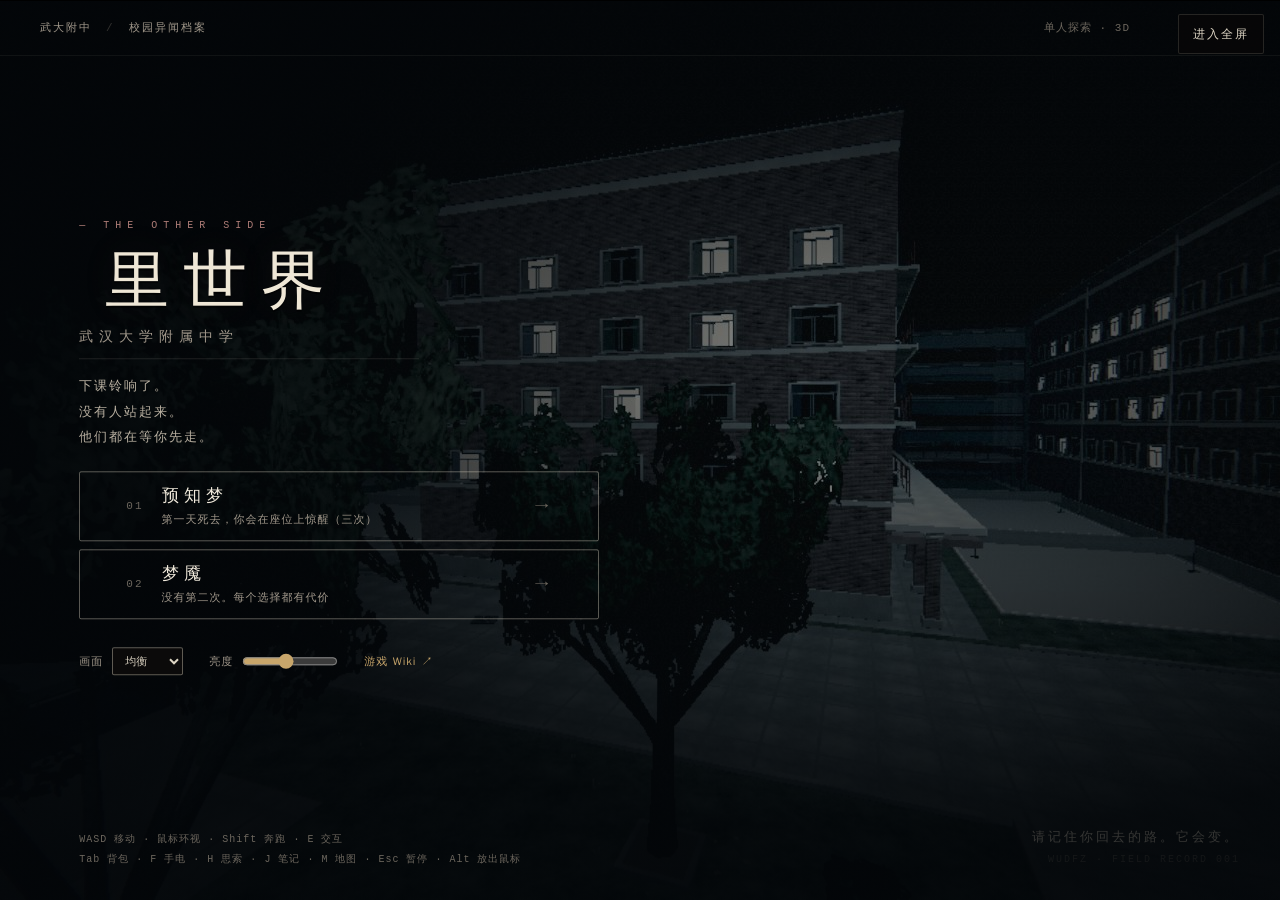
<file: 3d.html>
<!DOCTYPE html>
<html lang="zh-CN">
<head>
<meta charset="utf-8">
<meta name="viewport" content="width=device-width,initial-scale=1">
<noscript><meta http-equiv="refresh" content="0;url=./index.html"></noscript>
<title>正在进入里世界 3D</title>
<script>location.replace('./index.html' + location.search + location.hash);</script>
</head>
<body>
<p>正在进入游戏首页。如果没有自动跳转，请<a href="./index.html">点击这里进入</a>。</p>
</body>
</html>
</file>
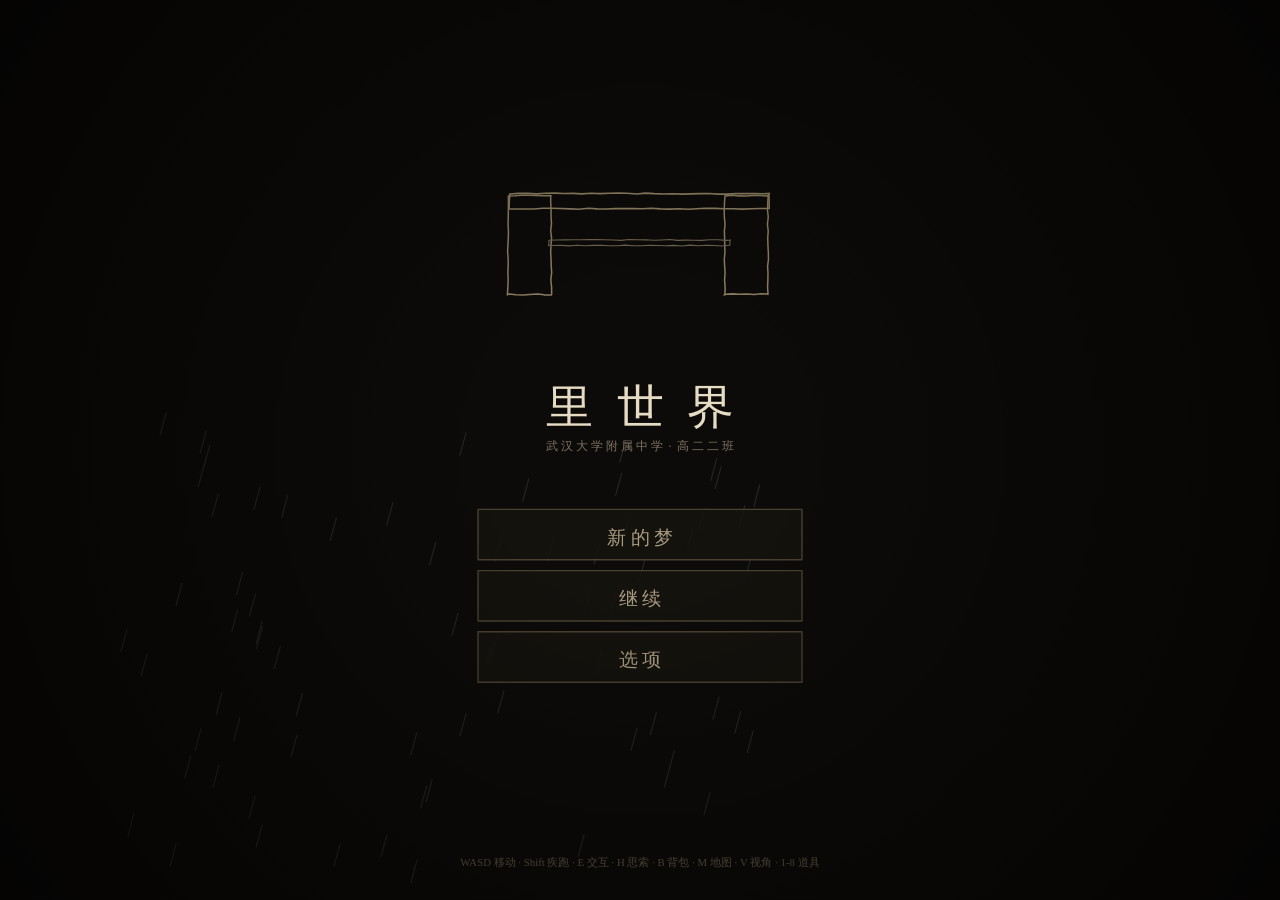
<file: 武大附中_里世界_V1.html>
<!DOCTYPE html>
<html lang="zh-CN">
<head>
<meta charset="UTF-8">
<meta name="viewport" content="width=device-width,initial-scale=1,maximum-scale=1,user-scalable=no,viewport-fit=cover">
<title>武大附中 · 里世界</title>
<style>
  *{box-sizing:border-box;margin:0;padding:0}
  html,body{width:100%;height:100%;overflow:hidden;background:#0d0b09;
    font-family:"Kaiti SC","STKaiti","KaiTi","Microsoft YaHei",system-ui,sans-serif;
    -webkit-user-select:none;user-select:none;-webkit-tap-highlight-color:transparent;
    touch-action:none;overscroll-behavior:none;
    --sat:env(safe-area-inset-top,0px);--sab:env(safe-area-inset-bottom,0px);
    --sal:env(safe-area-inset-left,0px);--sar:env(safe-area-inset-right,0px)}
  #wrap{position:fixed;inset:0}
  #cv{display:block;width:100%;height:100%;touch-action:none}
  #hud{position:fixed;inset:0;pointer-events:none;font-size:13px;letter-spacing:.5px;opacity:0;transition:opacity .6s;
    padding:var(--sat) var(--sar) var(--sab) var(--sal)}
  #hud.on{opacity:1}
  #top{position:absolute;top:0;left:0;right:0;padding:calc(8px + var(--sat)) calc(14px + var(--sar)) 8px calc(14px + var(--sal));display:flex;align-items:center;gap:12px}
  #sanbox{flex:0 0 132px;height:9px;border:1.5px solid #4a4038;border-radius:5px;position:relative;background:#1a1712;overflow:hidden}
  #sanbar{position:absolute;inset:0;width:100%;background:#b4483c;transform-origin:left center;transition:transform .25s linear}
  #clock{font-size:19px;color:#e8ddc8;text-shadow:0 1px 2px #000;font-variant-numeric:tabular-nums;letter-spacing:1px}
  #sched{margin-left:auto;color:#a1937f;font-size:12.5px;transition:color .3s}
  #sched.warn{color:#e0705a}
  #locname{position:absolute;top:44px;left:14px;color:#8e8272;font-size:12px}
  .btn{pointer-events:auto;cursor:pointer;background:#1c1815;color:#e8ddc8;
    border:1.5px solid #524639;border-radius:3px;padding:9px 16px;font-family:inherit;font-size:14px;
    letter-spacing:1px;transition:background .12s}
  .btn:hover{background:#2a241d}
  #bagbtn{position:absolute;left:calc(14px + var(--sal));bottom:calc(14px + var(--sab))}
  #actbtn{position:absolute;right:calc(14px + var(--sar));bottom:calc(96px + var(--sab));display:none;
    width:76px;height:76px;border-radius:50%;font-size:15px;letter-spacing:2px;padding:0}
  body.touch #actbtn{display:block}
  body.touch .btn{padding:12px 18px;font-size:15px}
  body.touch #bagbtn{bottom:calc(14px + var(--sab))}
  @media (max-width:820px){
    #devp{width:100%;border-right:none}
    #title .btn{width:74vw;max-width:320px}
    #sub{font-size:15px;bottom:calc(118px + var(--sab));max-width:88vw}
    #dlg{max-width:80vw}
    #dlgb{font-size:14px}
    #choices{right:calc(14px + var(--sar));bottom:calc(126px + var(--sab))}
    #choices .btn{min-width:130px}
  }
  #choices{position:absolute;right:calc(14px + var(--sar));bottom:calc(14px + var(--sab));display:flex;flex-direction:column;gap:7px;align-items:flex-end}
  #choices .btn{min-width:150px;text-align:left}
  #choices .btn .k{color:#8e8272;margin-right:7px;font-size:12px}
  #prompt{position:absolute;left:50%;bottom:66px;transform:translateX(-50%);
    color:#f0e4c8;background:rgba(20,17,13,.82);border:1.5px solid #524639;border-radius:3px;
    padding:6px 14px;font-size:13.5px;display:none}
  #inv{position:fixed;inset:0;background:rgba(8,7,5,.9);display:flex;align-items:center;justify-content:center;
    pointer-events:none;opacity:0;transition:opacity .24s ease}
  #inv.open{opacity:1;pointer-events:auto}
  #invbox{background:#171410;border:2px solid #524639;border-radius:4px;padding:18px 20px;max-width:540px;width:90%}
  #invbox h2{font-size:16px;color:#c9b489;font-weight:400;letter-spacing:3px;margin-bottom:14px}
  #grid{display:grid;grid-template-columns:repeat(4,1fr);gap:9px}
  .slot{height:78px;border:1.5px dashed #3d352c;border-radius:3px;display:flex;flex-direction:column;
    align-items:center;justify-content:center;gap:3px;color:#6d6355;font-size:11.5px;text-align:center;padding:4px;line-height:1.2}
  .slot.has{border-style:solid;border-color:#8a7a52;color:#e0d3b4;background:#221d16}
  .slot svg{width:32px;height:32px;fill:none;stroke:currentColor;stroke-width:1.7;stroke-linecap:round;stroke-linejoin:round}
  .slot.has svg{color:#d8c48e}
  #invbox .foot{margin-top:14px;color:#6d6355;font-size:12px;text-align:right}
  #toast{position:absolute;left:50%;top:84px;transform:translateX(-50%) translateY(-6px);color:#e8ddc8;
    background:rgba(20,17,13,.85);border-left:3px solid #8a7a52;padding:7px 14px;font-size:13.5px;
    opacity:0;transition:opacity .32s,transform .32s;max-width:70%;text-align:center}
  #toast.show{opacity:1;transform:translateX(-50%) translateY(0)}
  #vign{position:absolute;inset:0;pointer-events:none;opacity:0;transition:opacity .5s;
    background:radial-gradient(ellipse at center,rgba(0,0,0,0) 42%,rgba(90,10,10,.6) 100%)}
  #title{position:fixed;inset:0;display:flex;flex-direction:column;align-items:center;justify-content:center;
  'b':'bed','t':'table','k':'counter','f':'cabinet','l':'lab','w':'basin','v':'rack' };
  #title{position:fixed;inset:0;display:flex;flex-direction:column;align-items:center;justify-content:center;
    gap:9px;opacity:0;pointer-events:none;transition:opacity .7s ease}
  #title{display:none !important;visibility:hidden !important}
  #title.on{opacity:1;pointer-events:auto}
  #title .btn{width:260px;text-align:center;padding:13px 0;font-size:17px;letter-spacing:7px;
    background:none;border:none;color:#9d9179;transition:color .2s ease,letter-spacing .25s ease}
  #title .btn:hover{background:none;border:none;color:#f6ead0;letter-spacing:11px;text-shadow:0 0 18px rgba(220,200,150,.35)}
  #title .thint{position:absolute;bottom:26px;font-size:12px;color:#5f5748;letter-spacing:2px}
  #title .ver{position:absolute;top:18px;left:22px;font-size:11px;color:#4a443a;letter-spacing:2px}
  #pro{position:fixed;inset:0;display:flex;align-items:center;justify-content:center;
    opacity:0;pointer-events:none;transition:opacity .8s ease}
  #pro.on{opacity:1;pointer-events:auto}
  #protext{max-width:680px;padding:0 44px;font-size:22px;line-height:2.15;color:#ded4bc;
    letter-spacing:2px;text-align:center;text-shadow:0 2px 10px #000}
  #prohint{position:absolute;bottom:40px;font-size:12px;color:#6a6252;letter-spacing:3px}
  /* ---------- 开发者模式 ---------- */
  #devp{position:fixed;left:0;top:0;bottom:0;width:392px;background:rgba(10,9,7,.96);
    border-right:1.5px solid #524639;padding:12px 14px 40px;overflow-y:auto;z-index:50;
    transform:translateX(-100%);transition:transform .22s ease;font-size:12px;color:#c8bda4;pointer-events:auto}
  #devp.on{transform:translateX(0)}
  #devp h3{font-size:12px;font-weight:400;color:#8fd8cf;letter-spacing:2px;margin:14px 0 7px;
    border-left:2px solid #3fd0c9;padding-left:7px}
  #devp h3:first-child{margin-top:2px}
  #devp .grid2{display:grid;grid-template-columns:1fr 1fr;gap:5px}
  #devp button{font-family:inherit;font-size:11.5px;color:#d6cbb2;background:#1a1712;border:1px solid #3d352c;
    border-radius:2px;padding:6px 8px;cursor:pointer;text-align:left;white-space:nowrap;overflow:hidden;text-overflow:ellipsis}
  #devp button:hover{background:#2a241d;border-color:#8a7a52}
  #devp button.hot{border-color:#e0705a;color:#f0c4b8}
  #devp .row{display:flex;align-items:center;gap:8px;margin:5px 0}
  #devp .row label{flex:0 0 52px;color:#8c8272}
  #devp input[type=range]{flex:1;accent-color:#3fd0c9}
  #devp .val{flex:0 0 46px;text-align:right;color:#e0d3b4;font-variant-numeric:tabular-nums}
  #devtag{position:fixed;left:calc(8px + var(--sal));top:calc(8px + var(--sat));z-index:60;font-size:11px;color:#5d5449;pointer-events:none}
  #devtag.on{color:#e0705a}
  #devpv{position:fixed;left:50%;bottom:16px;transform:translateX(-50%);z-index:55;pointer-events:none;
    font-size:15px;color:#f0e4c8;background:rgba(20,17,13,.86);border:1.5px solid #8a7a52;border-radius:3px;
    padding:7px 18px;letter-spacing:2px;opacity:0;transition:opacity .2s}
  #devpv.on{opacity:1}
  #end{display:none !important;position:fixed;inset:0;background:#000;display:flex;flex-direction:column;align-items:center;
    justify-content:center;gap:26px;opacity:0;pointer-events:none;transition:opacity 1.6s ease;z-index:46;padding:0 24px}
  #end.on{opacity:1;pointer-events:auto}
  #end h1{font-size:32px;font-weight:400;letter-spacing:12px;color:#e8dcc0;text-indent:12px;
    font-family:"Kaiti SC","STKaiti","KaiTi",serif}
  #end ul{list-style:none;text-align:center;color:#9d9179;font-size:15px;line-height:2.2;letter-spacing:2px;
    font-family:"Kaiti SC",serif}
  #end .btn{width:220px;text-align:center;padding:12px 0;margin-top:10px}
  #pause{position:fixed;inset:0;background:rgba(4,4,3,.94);display:flex;flex-direction:column;
    align-items:center;justify-content:center;gap:10px;opacity:0;pointer-events:none;
    transition:opacity .22s ease;z-index:48;padding:20px}
  #pause.on{opacity:1;pointer-events:auto}
  #pause .ph{font-size:13px;color:#6a6252;letter-spacing:6px;margin-bottom:18px}
  #pause .btn{width:250px;text-align:center;padding:12px 0;font-size:15px;letter-spacing:4px}
  #pset{display:none;flex-direction:column;gap:12px;margin-top:12px;width:300px}
  #pset.on{display:flex}
  #pset .row{display:flex;align-items:center;gap:10px;font-size:13px;color:#a99b80}
  #pset .row label{flex:0 0 84px}
  #pset input[type=range]{flex:1;accent-color:#3fd0c9}
  #pset input[type=checkbox]{width:16px;height:16px;accent-color:#3fd0c9}
  #pset .row span{flex:0 0 40px;text-align:right;color:#ded2b6;font-variant-numeric:tabular-nums}
  #pmsg{font-size:12px;color:#8fbf8f;height:16px;letter-spacing:2px}
  #dead{position:fixed;inset:0;background:#000;z-index:70;display:flex;flex-direction:column;align-items:center;
    justify-content:center;gap:38px;opacity:0;pointer-events:none;transition:opacity 1.2s ease}
  #dead.on{opacity:1;pointer-events:auto}
  #dead .t{font-size:34px;letter-spacing:10px;color:#ded6c4;font-family:"Kaiti SC","STKaiti","KaiTi",serif;
    text-indent:10px}
  #dead .btn{width:200px;text-align:center;padding:12px 0;font-size:15px;letter-spacing:4px;
  opacity:0;transition:opacity .8s ease .9s}
#dead.on .btn{opacity:1}
#dead .cause{margin-top:18px;font-size:15px;letter-spacing:2px;color:#8d8574;
  max-width:62vw;text-align:center;line-height:1.7;opacity:0;transition:opacity 1s ease .5s}
#dead.on .cause{opacity:1}
#dead .t{opacity:0;transition:opacity 1.1s ease .15s}
#dead.on .t{opacity:1}
  /* ---------- 主角对话框 ---------- */
  #proskip{position:absolute;right:26px;bottom:26px;z-index:5;background:none;border:1px solid #4a4132;
  border-radius:3px;color:#8d8574;font-family:inherit;font-size:13px;letter-spacing:3px;
  padding:9px 20px;cursor:pointer;pointer-events:auto;transition:color .2s,border-color .2s}
#proskip:hover{color:#f0e4c8;border-color:#8d8574}
#fade{position:fixed;inset:0;background:#000;opacity:0;pointer-events:none;z-index:80;transition:opacity .7s ease}
#fade.on{opacity:1;pointer-events:auto}
#dlg{position:fixed;left:0;top:0;z-index:40;pointer-events:none;opacity:0;transition:opacity .16s;
    max-width:min(46vw,520px)}
  #dlg.on{opacity:1}
  #dlgb{position:relative;background:rgba(236,230,214,.96);color:#241f18;border:2px solid #3a332a;
    border-radius:4px;padding:10px 14px;font-size:14.5px;line-height:1.62;letter-spacing:.6px;
    box-shadow:1.5px 2px 0 rgba(0,0,0,.45);font-family:"Kaiti SC","STKaiti","KaiTi",serif}
  #dlgb:after{content:'';position:absolute;left:26px;top:-11px;width:0;height:0;
    border:9px solid transparent;border-bottom-color:#3a332a}
  #dlgb:before{content:'';position:absolute;left:27.5px;top:-7.5px;width:0;height:0;
    border:7.5px solid transparent;border-bottom-color:rgba(236,230,214,.96);z-index:1}
  #dlg.who{color:#8a2b22}
  #dlgc{position:fixed;left:50%;transform:translateX(-50%);bottom:calc(168px + var(--sab));z-index:41;
    display:flex;flex-direction:column;gap:6px;align-items:stretch;pointer-events:auto;
    opacity:0;transition:opacity .18s}
  #dlgc:not(:empty){opacity:1}
  #dlgc button{min-width:280px}
  #dlgc button{font-family:"Kaiti SC",serif;font-size:15px;text-align:center;cursor:pointer;letter-spacing:1px;
    background:rgba(14,12,10,.86);color:#ded2b6;border:1px solid rgba(140,126,96,.55);border-radius:2px;padding:9px 16px;
    text-shadow:0 1px 6px #000;transition:color .15s,border-color .15s,background .15s}
  #dlgc button:hover{color:#fff3d6;border-color:#c9b489;background:rgba(40,34,26,.92)}
  #dlgc button:hover{background:rgba(58,48,36,.96);border-color:#c9b489}
  #dlgc button i{color:#8e8272;font-style:normal;margin-right:7px;font-size:12px}
  /* ---------- 底部内心字幕 ---------- */
  #sub{position:fixed;left:50%;bottom:104px;transform:translateX(-50%) translateY(7px);z-index:39;
    pointer-events:none;opacity:0;transition:opacity .5s ease,transform .5s ease;max-width:74vw;
    text-align:center;font-size:16.5px;line-height:1.7;letter-spacing:1.2px;color:#e2d8c0;
    text-shadow:0 2px 8px #000,0 0 22px rgba(0,0,0,.95);font-family:"Kaiti SC","STKaiti","KaiTi",serif}
  #sub.on{opacity:1;transform:translateX(-50%) translateY(0)}
  #sub .em{color:#e0705a}
</style>
</head>
<body>
<div id="wrap"><canvas id="cv"></canvas></div>

<div id="hud">
  <div id="vign"></div>
  <div id="top">
    <div id="sanbox"><div id="sanbar"></div></div>
    <div id="clock">7:20</div>
    <div id="sched">早读 · 教室</div>
  </div>
  <div id="locname">武大附中</div>
  <div id="toast"></div>
  <div id="dev">v1.0</div>
  <button class="btn" id="bagbtn">背包</button>
  <div id="prompt"></div>
  <div id="choices"></div>
</div>

<!-- 手机端互动 / 疾跑按钮：body.touch 时才显示，用绝对定位钉在右下 -->
<div id="actbtn">互 动</div>

<div id="inv"><div id="invbox">
  <h2>背 包</h2>
  <div id="grid"></div>
  <div class="foot" id="bagfoot">按 1–8 或点格子使用 · B / Esc 关闭</div>
</div></div>

<div id="title">
  <div class="ver">正式版 v1.0</div>
  <button class="btn" id="btnNew">新 的 梦</button>
  <button class="btn" id="btnLoad">继 续</button>
  <button class="btn" id="btnSet">选 项</button>
  <div class="thint">W A S D 移动 · Shift 疾跑 · E 交互 · B 背包</div>
</div>

<div id="pro"><div id="protext"></div><div id="prohint">点击 / 空格 继续</div><button id="proskip">跳 过</button></div>

<div id="devp"></div>
<div id="devtag"></div>
<div id="devpv"></div>
<div id="dlg"><div id="dlgb"></div><div id="dlgc"></div></div>
<div id="sub"></div>
<div id="fade"></div>
<div id="dead"><div class="t">你死了。</div><div class="cause" id="deadcause"></div><button class="btn" id="deadbtn">返回主菜单</button></div>
<div id="end"><h1 id="endt"></h1><ul id="endl"></ul><button class="btn" id="endbtn">返回主菜单</button></div>
<div id="pause">
  <div class="ph">暂 停</div>
  <button class="btn" id="pbResume">继 续 游 戏</button>
  <button class="btn" id="pbSave">保 存 进 度</button>
  <button class="btn" id="pbLoad">读 取 进 度</button>
  <button class="btn" id="pbSet">设 置</button>
  <button class="btn" id="pbMenu">返 回 主 菜 单</button>
  <div id="pset">
    <div class="row"><label>主音量</label><input type="range" id="stVol" min="0" max="100" value="50"><span id="stVolv">50</span></div>
    <div class="row"><label>屏幕震动</label><input type="checkbox" id="stShake" checked></div>
    <div class="row"><label>线条沸腾</label><input type="checkbox" id="stBoil" checked></div>
    <div class="row"><label>画质</label><input type="range" id="stQ" min="0" max="2" value="2"><span id="stQv">高</span></div>
    <div class="row"><label>字幕停留</label><input type="range" id="stSub" min="1" max="8" value="4"><span id="stSubv">4s</span></div>
  </div>
  <div id="pmsg"></div>
</div>

<script>
(function(){
"use strict";

/* ============================ 常量 ============================ */
var STEP=1/60, DTMAX=1/15, TAU=Math.PI*2, DEG=Math.PI/180, BAG_MAX=8;
var SC=2.0;
var SPD_WALK=21, SPD_RUN=36.4, STAM_MAX=100, STAM_DRAIN=17, STAM_REGEN=11;
var FOV=90*DEG, FOV_FEATHER=6*DEG;      // 视野 ±90°，再各羽化 6°
var TCOLS=60, TROWS=26, TTILE=9;   // 走廊加宽到 9 行（81 单位），不再挤
var RATE_CLASS=80;    // 上课
var RATE_BREAK=12;    // 课间   —— 三次课间合计 ≈ 5 真实分钟
var RATE_MEAL =14;    // 午饭 / 午休 / 晚饭 —— 合计 ≈ 15 真实分钟
var RATE_NIGHT=17;    // 晚自习 / 熄灯后 —— 合计 ≈ 20 真实分钟
var RATE_FREE =37;    // 课外活动
var RATE_ASSEM=30;    // 课间操
var DIM_T='rgba(44,41,38,0.17)', DIM_B='rgba(26,26,26,0.20)';

function clamp(v,a,b){ return v<a?a:(v>b?b:v); }
function hash2(x,y,s){ var h=(x*374761393+y*668265263+s*2147483647)|0; h=(h^(h>>13))*1274126177|0; return ((h^(h>>16))>>>0)/4294967296; }
function aabb(cx,cy,r,b){ var nx=cx<b.x?b.x:(cx>b.x+b.w?b.x+b.w:cx), ny=cy<b.y?b.y:(cy>b.y+b.h?b.y+b.h:cy); var dx=cx-nx,dy=cy-ny; return dx*dx+dy*dy<r*r; }
function pointInPoly(x,y,P){ var c=false; for(var i=0,j=P.length-1;i<P.length;j=i++){ var xi=P[i][0],yi=P[i][1],xj=P[j][0],yj=P[j][1]; if(((yi>y)!==(yj>y))&&(x<(xj-xi)*(y-yi)/(yj-yi)+xi)) c=!c; } return c; }
function angLerp(a,b,t){ var d=((b-a+Math.PI)%TAU+TAU)%TAU-Math.PI; return a+d*t; }
function smooth(t){ return t*t*(3-2*t); }

/* ============================ 手绘线条 ============================ */
var VARS=4, BOIL=7, EMPTY=[];
function rectPts(x,y,w,h,step){ var p=[],i; for(i=x;i<x+w;i+=step)p.push([i,y]); p.push([x+w,y]); for(i=y;i<y+h;i+=step)p.push([x+w,i]); p.push([x+w,y+h]); for(i=x+w;i>x;i-=step)p.push([i,y+h]); p.push([x,y+h]); for(i=y+h;i>y;i-=step)p.push([x,i]); p.push([x,y]); return p; }
function ellPts(cx,cy,rx,ry,n){ n=n||30; var p=[],i,a; for(i=0;i<n;i++){a=i/n*TAU;p.push([cx+Math.cos(a)*rx,cy+Math.sin(a)*ry]);} p.push([cx+rx,cy]); return p; }
function bake(pts,amp,seed){ var out=[],k,i,n=pts.length; for(k=0;k<VARS;k++){ var a=new Float32Array(n*2); for(i=0;i<n;i++){ var t=(i===0||i===n-1)?0.3:1; a[i*2]=pts[i][0]+(hash2(i,0,seed+k*131)-0.5)*2*amp*t; a[i*2+1]=pts[i][1]+(hash2(i,1,seed+k*131)-0.5)*2*amp*t; } out.push(a); } return out; }
var boil=0;
function pathOf(ctx,v,bi){ var a=v[bi===undefined?boil:bi], n=a.length;
  ctx.beginPath(); ctx.moveTo(a[0],a[1]); for(var i=2;i<n;i+=2) ctx.lineTo(a[i],a[i+1]); }
function strokeV(ctx,v,st,bi){ pathOf(ctx,v,bi); if(st.f){ctx.fillStyle=st.f;ctx.fill();}
  if(st.c){ ctx.strokeStyle=st.c; ctx.lineWidth=st.w||1.6; if(st.dash)ctx.setLineDash(st.dash); ctx.stroke(); ctx.setLineDash(EMPTY); } }
function drawShape(ctx,sh){ strokeV(ctx,sh.v,sh.s); }

/* ============================ 音效 ============================ */
var AU={ ok:false, ctx:null, master:null, noise:null, rainSrc:null, rainGain:null, tried:false };
function auInit(){
  if (AU.ctx||AU.tried) return; AU.tried=true;
  var AC=window.AudioContext||window.webkitAudioContext; if(!AC) return;
  try{ AU.ctx=new AC(); var ctx=AU.ctx;
    var master=ctx.createGain(); if(!master||!master.gain||!master.connect) throw new Error('x');
    master.gain.value=0.5; master.connect(ctx.destination); AU.master=master;
    var n=Math.floor(ctx.sampleRate*2), buf=ctx.createBuffer(1,n,ctx.sampleRate);
    if(!buf||!buf.getChannelData) throw new Error('x');
    var d=buf.getChannelData(0); for(var i=0;i<n;i++) d[i]=Math.random()*2-1;
    AU.noise=buf;
    var s=ctx.createBufferSource(); s.buffer=buf; s.loop=true;
    var f=ctx.createBiquadFilter(); f.type='lowpass'; f.frequency.value=260; f.Q.value=0.6;
    var g=ctx.createGain(); g.gain.value=0.05;
    s.connect(f); f.connect(g); g.connect(master); s.start();
    AU.ok=true;
  }catch(e){ AU.ok=false; AU.ctx=null; }
}
function auResume(){ if(AU.ctx&&AU.ctx.state==='suspended') AU.ctx.resume(); }
function auN(dur,f0,f1,q,gain,type){ if(!AU.ok) return;
  try{ var ctx=AU.ctx,t=ctx.currentTime;
    var s=ctx.createBufferSource(); s.buffer=AU.noise; s.loop=true;
    var flt=ctx.createBiquadFilter(); flt.type=type||'bandpass';
    flt.frequency.setValueAtTime(f0,t); flt.frequency.exponentialRampToValueAtTime(Math.max(28,f1),t+dur); flt.Q.value=q||1;
    var g=ctx.createGain(); g.gain.setValueAtTime(0.0001,t); g.gain.exponentialRampToValueAtTime(gain,t+0.012); g.gain.exponentialRampToValueAtTime(0.0001,t+dur);
    s.connect(flt); flt.connect(g); g.connect(AU.master); s.start(t); s.stop(t+dur+0.05);
  }catch(e){} }
function auT(f0,f1,dur,gain,type){ if(!AU.ok) return;
  try{ var ctx=AU.ctx,t=ctx.currentTime;
    var o=ctx.createOscillator(); o.type=type||'sine';
    o.frequency.setValueAtTime(f0,t); o.frequency.exponentialRampToValueAtTime(Math.max(18,f1),t+dur);
    var g=ctx.createGain(); g.gain.setValueAtTime(0.0001,t); g.gain.exponentialRampToValueAtTime(gain,t+0.015); g.gain.exponentialRampToValueAtTime(0.0001,t+dur);
    o.connect(g); g.connect(AU.master); o.start(t); o.stop(t+dur+0.05);
  }catch(e){} }
var SFX={
  step:function(ind){ if(ind) auN(0.055,1500,520,1.7,0.055); else auN(0.07,520,170,1.2,0.075); },
  door:function(){ auN(0.34,900,130,0.9,0.10); auT(95,58,0.30,0.055); },
  stair:function(){ auN(0.06,900,300,1.5,0.07); setTimeout(function(){ auN(0.06,760,240,1.5,0.06); },110); },
  ui:function(){ auT(880,660,0.07,0.045,'square'); },
  trans:function(){ auN(0.42,180,2600,0.7,0.075,'lowpass'); },
  blink:function(){ auT(130,38,0.85,0.13); auN(0.85,320,55,0.6,0.05,'lowpass'); },
  bell:function(){ auT(524,520,1.5,0.085); auT(1048,1040,1.0,0.032); },
  heart:function(){ auT(58,38,0.17,0.10); },
  crack:function(){ auN(0.9,260,60,0.7,0.13,'lowpass'); auT(70,28,1.1,0.10); },
  slam:function(){ auN(0.22,1200,120,0.8,0.20,'lowpass'); auT(120,42,0.45,0.16); },
  sleep:function(){ auT(180,28,2.6,0.10); auN(2.6,420,60,0.5,0.05,'lowpass'); },
  rainOn:function(){ if(!AU.ok||AU.rainSrc) return;
    try{ var ctx=AU.ctx; var s=ctx.createBufferSource(); s.buffer=AU.noise; s.loop=true;
      var f=ctx.createBiquadFilter(); f.type='bandpass'; f.frequency.value=2600; f.Q.value=0.35;
      var g=ctx.createGain(); g.gain.value=0.0001; g.gain.exponentialRampToValueAtTime(0.16,ctx.currentTime+1.2);
      s.connect(f); f.connect(g); g.connect(AU.master); s.start(); AU.rainSrc=s; AU.rainGain=g; }catch(e){} },
  rainOff:function(){ if(!AU.rainSrc) return;
    try{ var g=AU.rainGain,s=AU.rainSrc,c=AU.ctx;
      g.gain.cancelScheduledValues(c.currentTime); g.gain.setValueAtTime(g.gain.value,c.currentTime);
      g.gain.exponentialRampToValueAtTime(0.0001,c.currentTime+1.6); s.stop(c.currentTime+1.8); }catch(e){}
    AU.rainSrc=null; AU.rainGain=null; }
};

/* ============================ 过渡 ============================ */
var TR={ on:false, p:0, dur:0.4, kind:'fade', fired:false, cb:null };
function go(kind,dur,cb,quiet){ if(TR.on) return; TR.on=true; TR.p=0; TR.dur=dur; TR.kind=kind; TR.cb=cb; TR.fired=false; if(!quiet) SFX.trans(); }
function trUpdate(dt){ if(!TR.on) return; TR.p+=dt/TR.dur; if(!TR.fired&&TR.p>=0.5){ TR.fired=true; if(TR.cb) TR.cb(); } if(TR.p>=1){ TR.on=false; TR.p=0; } }
function trDraw(){
  if (!TR.on) return;
  var a=smooth(clamp(TR.p<0.5?TR.p*2:(1-TR.p)*2,0,1));
  var ctx=C; ctx.setTransform(1,0,0,1,0,0); ctx.fillStyle='#000';
  if (TR.kind==='blink'){ var hh=MH*a/2; ctx.fillRect(0,0,MW,hh); ctx.fillRect(0,MH-hh,MW,hh+1); }
  else if (TR.kind==='stair'){ ctx.fillRect(0,0,MW,MH*a); }
  else { ctx.globalAlpha=a; ctx.fillRect(0,0,MW,MH); ctx.globalAlpha=1; }
}

/* ============================ 调色 ============================ */
var ACC='#c8342a';
var PAL={
  t:{ sky:'#efe9db', out:'#e2dbc9', noncamp:'#c9c2b2', road:'#d3cbb8', roadLine:'#bdb49d',
      field:'#a8cd93', fieldInk:'#6f9a5c', court:'#8fc287', track:'#c2a98d', trackInk:'#a2866a',
      garden:'#9ecb8c', bldg:'#efd9c9', bldgInk:'#6b4f42', dorm:'#ece7d6', dormInk:'#6b6350',
      aux:'#ded7c4', auxInk:'#6a6355', canopy:'#d8d2be', canopyInk:'#6a6355',
      ink:'#3d332a', ink2:'#8a7c69', tree:'#82b96b', treeInk:'#4a7540',
      toilet:'#e3eaee', toiletInk:'#5c6a72', board:'#2f4038', glass:'#bcd8e4',
      desk:'#d9c9a8', deskInk:'#8a7856', floor:'#ded6c2',
      skin:'#f0d6c0', cloth:'#3b4a6b', hair:'#26201c', pack:'#8a4a3a' },
  bw:{ sky:'#141414', out:'#262626', noncamp:'#1c1c1c', road:'#2e2e2e', roadLine:'#404040',
      field:'#353535', fieldInk:'#585858', court:'#303030', track:'#3b3b3b', trackInk:'#585858',
      garden:'#323232', bldg:'#2c2c2c', bldgInk:'#9c9c9c', dorm:'#2a2a2a', dormInk:'#909090',
      aux:'#282828', auxInk:'#8c8c8c', canopy:'#262626', canopyInk:'#7c7c7c',
      ink:'#dadada', ink2:'#6c6c6c', tree:'#313131', treeInk:'#7a7a7a',
      toilet:'#3a3a3a', toiletInk:'#909090', board:'#0d0d0d', glass:'#4a4a4a',
      desk:'#3e3e3e', deskInk:'#9a9a9a', floor:'#2a2a2a',
      skin:'#cacaca', cloth:'#4c4c4c', hair:'#1c1c1c', pack:'#5c5c5c' }
};
var BW=true;
function P(k){ return BW ? PAL.bw[k] : PAL.t[k]; }

/* ============================ 物品 ============================ */
var ITEMS={
  card:{ n:'学生证', svg:'<svg viewBox="0 0 32 32"><rect x="4" y="8" width="24" height="16" rx="2"/><circle cx="11" cy="16" r="3"/><path d="M16.5 13.5h9M16.5 17h9M16.5 20.5h6"/></svg>' },
  phone:{ n:'手机', svg:'<svg viewBox="0 0 32 32"><rect x="10" y="4" width="12" height="24" rx="2.5"/><path d="M14 24.5h4"/></svg>' },
  chalk:{ n:'粉笔', svg:'<svg viewBox="0 0 32 32"><path d="M8.5 21.5l13-13 4 4-13 13z"/><path d="M8.5 21.5l-2.5 5 5.5-2"/><path d="M19 11l4 4"/></svg>' },
  map:{ n:'平面图', svg:'<svg viewBox="0 0 32 32"><path d="M4 8.5l8-3 8 3 8-3v18l-8 3-8-3-8 3z"/><path d="M12 5.5v18M20 8.5v18"/></svg>' },
  key:{ n:'钥匙', svg:'<svg viewBox="0 0 32 32"><circle cx="11" cy="11" r="5"/><path d="M14.5 14.5L24 24M20.5 20.5l2.5-2.5M23.5 23.5l2.5-2.5"/></svg>' },
  torch:{ n:'手电筒', svg:'<svg viewBox="0 0 32 32"><rect x="12" y="5" width="8" height="9" rx="1.5"/><path d="M14 14v13h4V14z"/><path d="M9.5 3.5h13"/></svg>' },
  brolly:{ n:'雨伞', svg:'<svg viewBox="0 0 32 32"><path d="M4 16a12 12 0 0124 0z"/><path d="M16 16v9a3 3 0 006 0"/><path d="M16 16V5"/></svg>' },
  coat:{ n:'校服外套', svg:'<svg viewBox="0 0 32 32"><path d="M11 6l5 3.5L21 6l5 5-3 3v12H9V14L6 11z"/><path d="M16 9.5V26"/></svg>' },
  pill:{ n:'药片', svg:'<svg viewBox="0 0 32 32"><g transform="rotate(-30 16 16)"><rect x="6" y="11.5" width="20" height="9" rx="4.5"/><path d="M16 11.5v9"/></g></svg>' },
  coin:{ n:'硬币', svg:'<svg viewBox="0 0 32 32"><circle cx="16" cy="16" r="10"/><path d="M16 10.5v11M12.5 13.5h7M12.5 18.5h7"/></svg>' },
  usb:{ n:'U盘', svg:'<svg viewBox="0 0 32 32"><rect x="11" y="5" width="10" height="8" rx="1"/><path d="M13 13h6v12a3 3 0 01-6 0z"/><path d="M13.5 8.5h1.5M16.5 8.5h1.5"/></svg>' },
  watch:{ n:'手表', svg:'<svg viewBox="0 0 32 32"><rect x="10" y="5" width="12" height="6" rx="1"/><rect x="10" y="21" width="12" height="6" rx="1"/><circle cx="16" cy="16" r="8"/><path d="M16 11v5l3.5 2"/></svg>' },
  memo:{ n:'纸条', svg:'<svg viewBox="0 0 32 32"><path d="M8 5h16v22H8z"/><path d="M11.5 11h9M11.5 15h9M11.5 19h5"/></svg>' }
};

/* ---------- 闪回：表世界只能被"想起来"，不能走过去 ---------- */
var FLASH={ t:0, dur:0, cool:0 };
var FLASHBLOOM={ t:0 };
function flashBack(dur){
  FLASHBLOOM.t=0.45;
  if (FLASH.t>0) { FLASH.t=Math.max(FLASH.t,dur); return; }
  if (FLASH.cool>0) return;
  FLASH.t=dur; FLASH.dur=dur; FLASH.cool=2.2;
  BW=false; buildOutdoor(); for(var q in INTERIORS) INTERIORS[q].baked=false;
  if (S.room && INTERIORS[S.room]) buildInterior(S.room);
  dropCache(); SFX.blink();
}
/* 任何"离开游戏画面"的动作都要把闪回收干净 */
function flashForceEnd(){ if (FLASH.t>0) flashEnd(); }
function flashEnd(){
  FLASH.t=0; BW=true;
  buildOutdoor(); for(var q in INTERIORS) INTERIORS[q].baked=false;
  if (S.room && INTERIORS[S.room]) buildInterior(S.room);
  dropCache();
}
function flashUpdate(dt){
  if (FLASH.cool>0) FLASH.cool-=dt;
  if (FLASH.t>0){ FLASH.t-=dt; if (FLASH.t<=0) flashEnd(); return; }
  /* SAN 低的时候偶尔"看见"表世界。原来 30%/秒 太密，像在闪屏；
     现在 6%/秒（平均十几秒一次），而且每次都配一声轻响 + 一层白光，看得出是有意为之。 */
  if (S.san<20 && S.screen==='play' && !S.dead && !S.death && !PAUSE.on && !MAPV.on
      && Math.random()<dt*0.06){
    flashBack(0.42);
    FLASH.bloom=1;
    try{ SFX.blink(); }catch(e){}
  }
}
/* ============================ 世界数据 ============================ */
/* 校园边界。西侧从 y=640 往下退到 x=352，给行政楼／实验楼／钟楼那一边
   留出一条南北贯通的走道 —— 原来西边界直接顶在 x=400，钟楼被楼和边界夹死。 */
var BOUND=[[283,130],[706,130],[706,1250],[352,1250],
           [352,640],[250,640],[250,500],[283,500]];
var RING=[[243,90],[746,90],[746,1290],[360,1290],[360,600],[210,600],[210,460],[243,460]];
var NONCAMP={x:250,y:640,w:102,h:610}   /* 西边界退到 352，剩下这条走道归校园 */, GATE_N, GATE_W, GATE_S;
var OBJ=[
  { id:'field', n:'大操场', x:293,y:213,w:102,h:282, t:'walk', k:'field' },
  { id:'court', n:'篮球场', x:435,y:220,w:130,h:160, t:'walk', k:'court' },
  { id:'track', n:'小跑道', cx:500,cy:827,rx:95,ry:42, t:'walk', k:'track' },
  { id:'bad3',  n:'三个羽毛球场', x:425,y:405,w:183,h:95, t:'walk', k:'court' },
  { id:'bad2',  n:'两个羽毛球场', x:410,y:612,w:170,h:54, t:'walk', k:'court' },
  { id:'garden',n:'花园', x:400,y:1000,w:270,h:78, t:'walk', k:'garden' },
  { id:'garage',n:'地下车库出入口', x:315,y:142,w:150,h:42, t:'solid', k:'aux', noent:true },
  { id:'guard', n:'保安岗', x:552,y:142,w:56,h:40, t:'solid', k:'aux', enter:'guard1' },
  { id:'shed',  n:'电动车棚', x:572,y:210,w:36,h:165, t:'solid', k:'canopy' },
  { id:'gear',  n:'体育器材室', x:302,y:430,w:84,h:58, t:'solid', k:'aux', enter:'gear1' },
  { id:'garw',  n:'地下车库人行口', x:285,y:510,w:62,h:58, t:'solid', k:'aux', enter:'garage1' },
  { id:'trash', n:'垃圾房', x:660,y:1146,w:44,h:40, t:'solid', k:'aux', enter:'trash1' },
  { id:'admin', n:'行政楼', x:400,y:515,w:270,h:90, t:'solid', k:'bldg', enter:'admin1' },
  { id:'lab',   n:'实验楼', x:400,y:670,w:270,h:100, t:'solid', k:'bldg', enter:'lab1' },
  { id:'teach', n:'教学楼', x:452,y:865,w:218,h:120, t:'solid', k:'bldg', enter:'teach1' },
  { id:'bell',  n:'钟楼', x:400,y:878,w:52,h:94, t:'solid', k:'bldg', noent:true },
  { id:'dormN', n:'宿舍', x:452,y:1090,w:200,h:50, t:'solid', k:'dorm', enter:'dorm1' },
  { id:'canteen',n:'食堂', x:548,y:1140,w:104,h:40, t:'solid', k:'dorm', enter:'canteen1' },
  { id:'dormS', n:'宿舍', x:452,y:1180,w:200,h:50, t:'solid', k:'dorm', enter:'dorm2' },
  { id:'c1', n:'连廊①', x:602,y:605,w:60,h:65, t:'elev' },
  { id:'c2', n:'连廊②', x:602,y:770,w:60,h:90, t:'elev' }
];
/* 路边物件：[类型, x, y]（V5 坐标） */
var PROPS=[
  ['lamp',512,180],['lamp',512,300],['lamp',416,560],['lamp',660,560],
  ['lamp',420,830],['lamp',660,1080],['lamp',430,1200],['lamp',620,1420],
  ['lamp',300,880],['lamp',686,900],
  ['bin',540,660],['bin',900,700],['bin',470,1230],['bin',662,1260],
  ['board',300,1160],['board',686,640],
  ['bench',360,1000],['bench',560,1120],['bench',300,760],['bench',660,1000]
];
/* 地上的粉笔字 / 纸条：走过去自动读，不占背包 */
var NOTES=[
  { x:515, y:640, t:'我：地上有一行粉笔字。「第一节，别抬头。」', seen:0 },
  { x:640, y:830, t:'我：谁的鞋印，从实验楼一直踩到教学楼。只有去，没有回。', seen:0 },
  { x:470, y:1050, t:'我：花坛边压着一张纸。「数到十三再睁眼。」', seen:0 },
  { x:330, y:480, t:'我：大操场中间有个圈。是用粉笔画的，边上还留着脚印。', seen:0 },
  { x:560, y:300, t:'我：篮球架下面写着「三次」。不知道是三次什么。', seen:0 },
  { x:490, y:1005, t:'我：台阶上有一片干掉的深色。不像水。', seen:0 },
  { x:500, y:1085, t:'我：墙根有划痕，一排一排的，像有人在数天数。', seen:0 },
  { x:380, y:620, t:'我：这里以前应该有个门。现在是墙。', seen:0 }
];
function roofTick(){
  if (S.room!=='teach6'||RT.dblSeen) return;
  var R=INTERIORS['teach6']; if(!R) return;
  var fx=R.ox+R.w*0.76, fy=R.oy+R.h*0.40;
  var dx=S.x-fx, dy=S.y-fy;
  if (dx*dx+dy*dy < 1600){
    RT.dblSeen=1; S.san-=14; flashBack(1.6);
    os('我：他转过来了。',3.2);
    setTimeout(function(){ os('我：那是我。',3.6); },2200);
    setTimeout(function(){ os('我：他张嘴了，可是没有声音。',4.4); },5200);
  }
}
/* ============================ 探索点与推理 ============================
   在校园里走到某些地方会"注意到"一件事（探索点）。攒够了就能静下来想
   怎么出去。想出来的办法不一定对 —— 有的通向四条真路线，有的直接送命。 */
var HINT={ found:{}, n:0 };
var SPOTS=[
  { id:'guard', x:300, y:152, r:44, t:'我：保安岗的窗户锁着。里面桌上有一串钥匙，还有一块写着车牌号的板子。',
    idea:'key', ideaN:'撬保安岗的窗户，拿那串车钥匙' },
  { id:'gate',  x:514, y:146, r:40, t:'我：闸机要刷卡。我的学生证刷上去，红灯。',
    idea:'white', ideaN:'把闸机的白名单改掉' },
  { id:'data',  x:560, y:560, r:40, t:'我：行政楼三楼那间屋子写着"数据中心"。门禁认白名单。',
    idea:null },
  { id:'comp',  x:560, y:700, r:60, t:'我：实验楼三楼是计算机教室。教师机接的是校内网。',
    idea:null },
  { id:'garage',x:316, y:539, r:40, t:'我：地下车库停着六辆车。有几辆油表还没到底。',
    idea:'car', ideaN:'找一辆牌号对的、还有油的车，直接开出去' },
  { id:'trash', x:700, y:1180, r:46, t:'我：垃圾房的桶底是空的，下面通着墙外。垃圾车每天下午来清。',
    idea:'bin', ideaN:'钻进第三个桶，等垃圾车把我运出去' },
  { id:'wall',  x:690, y:900, r:44, t:'我：东围墙外面就是马路。刚才有人走过去，走路的样子很正常。',
    idea:'beg', ideaN:'朝围墙外面的人喊，让他帮我' },
  { id:'climb', x:344, y:459, r:40, t:'我：体育器材室里有绳梯，还有几根长竹竿。翻墙应该够得着。',
    idea:'climb', ideaN:'用器材室的绳梯翻过东围墙' },
  { id:'stall', x:480, y:900, r:40, t:'我：第三个隔间的地砖是松的。底下是空的，能听见风。',
    idea:'beast', ideaN:'把东西从第三个隔间扔下去，看看下面有什么' },
  { id:'office',x:470, y:600, r:60, t:'我：办公室的书架第二层塞着杂物。有纸条、电池，可能还有别的东西。',
    idea:null },
  { id:'front', x:514, y:158, r:36, t:'我：正门是电动伸缩门。停电的时候它会自己滑开一条缝。',
    idea:'front', ideaN:'等它自己开一条缝，从正门走出去' }
];
var IDEAS={
  key:   { n:'撬保安岗的窗户，拿那串车钥匙', run:function(){
             if (RT.key){ os('我：钥匙已经在我手里了。',3.2); return; }
             RT.key=1; os('我：玻璃比我想的脆。钥匙在我手里了。',4.4);
             os('我：牌号是 '+RT.plate+'。',3.6); } },
  car:   { n:'找一辆牌号对的、还有油的车，直接开出去', run:function(){
             if (!RT.key){ os('我：我没有钥匙。得先弄到一串。',4.2); return; }
             os('我：车在地下车库。得走过去。',4.0); } },
  white: { n:'把闸机的白名单改掉', run:function(){
             if (RT.data){ os('我：名单已经改过了。',3.0); return; }
             if (RT.hacked){ os('我：密钥在手里了，去三楼的机器上改。',4.2); return; }
             os('我：得先弄到白名单密钥。计算机教室那台教师机也许行。',5.0); } },
  bin:   { n:'钻进第三个桶，等垃圾车把我运出去', run:function(){
             var m=S.tsec/60;
             if (m>=1050 && m<=1056){ os('我：就是现在。',2.6); useTrash(); return; }
             os('我：桶还是满的。得等垃圾车来清过之后。',4.4); } },
  front: { n:'等它自己开一条缝，从正门走出去', run:function(){
             kill('你从那条缝里挤了出去。然后你从另一个校门走了进来，衣服上还有雨。'); } },
  climb: { n:'用器材室的绳梯翻过东围墙', run:function(){
             kill('你翻上了墙头。墙外面还有一道墙，再外面还有一道。你一直翻到天亮。'); } },
  beg:   { n:'朝围墙外面的人喊，让他帮我', run:function(){
             os('我：喂 —— ！',2.6);
             setTimeout(function(){ os('我：他停下来了。他转过头。',4.0); },1800);
             setTimeout(function(){ kill('他朝你走过来。他没有绕到校门口 —— 他从墙里直接走了进来。'); },4200); } },
  beast: { n:'把东西从第三个隔间扔下去，看看下面有什么', run:function(){
             if (!RT.dropped){ os('我：我手里得有东西才能扔。',3.6); return; }
             os('我：已经扔过了。下面有东西接住了。',4.0); } }
};
function spotTick(){
  for(var i=0;i<SPOTS.length;i++){
    var sp=SPOTS[i]; if (HINT.found[sp.id]) continue;
    var dx=S.x-sp.x*SC, dy=S.y-sp.y*SC;
    if (dx*dx+dy*dy < (sp.r*SC)*(sp.r*SC)){
      HINT.found[sp.id]=1; HINT.n++;
      SFX.ui();
      os(sp.t, 5.6);
      if (sp.idea) setTimeout(function(id){ return function(){
        if (HINT.found[id]) os('我：……也许可以从这儿想办法。',4.2);
      }; }(sp.id), 5600);
      if (sp.idea && !HINT.ideaSeen){ HINT.ideaSeen={}; }
      if (sp.idea){ HINT.ideaSeen[sp.idea]=1; HINT.ideaN=(HINT.ideaN||0)+1; }
    }
  }
}
function thinkList(){
  var out=[], seen={};
  for(var i=0;i<SPOTS.length;i++){
    var sp=SPOTS[i];
    if (!sp.idea || !HINT.found[sp.id] || seen[sp.idea]) continue;
    seen[sp.idea]=1;
    out.push([sp.idea, IDEAS[sp.idea] ? IDEAS[sp.idea].n : sp.ideaN]);
  }
  return out;
}
function thinkOpen(){
  if (S.screen!=='play'||S.dead||S.death||RT.end||PAUSE.on) return;
  var list=thinkList();
  if (!list.length){
    os('我：现在想不出什么。先在学校里走走，看看有什么能用。',5.0);
    return;
  }
  var labels=[];
  for(var i=0;i<list.length;i++) labels.push((i+1)+'. '+list[i][1]);
  SFX.ui();
  ask('我在想，怎么才能出去。', labels, function(k){
    var id=list[k] && list[k][0];
    if (!id || !IDEAS[id]) return;
    IDEAS[id].run();
  });
}
function noteTick(){
  for(var i=0;i<NOTES.length;i++){
    var n=NOTES[i]; if(n.seen) continue;
    var dx=S.x-n.x*SC, dy=S.y-n.y*SC;
    if (dx*dx+dy*dy < (22*SC)*(22*SC)){ n.seen=1; os(n.t,5.4); SFX.ui(); flashBack(0.9); }
  }
}
var TREES=[275,175, 390,175, 620,196, 270,250, 620,440, 660,500, 280,540, 365,555,
           300,610, 375,620, 590,620, 645,490, 600,1085, 470,1240, 600,1240, 380,505];
function runeShape(cx,cy,r,seed){
  var g=[], outer=[], inner=[], i, a, rr;
  for(i=0;i<26;i++){ a=i/26*TAU; rr=r*(1+(hash2(i,3,seed)-0.5)*2*0.14);
    outer.push([cx+Math.cos(a)*rr, cy+Math.sin(a)*rr*0.94]); }
  outer.push([outer[0][0],outer[0][1]]);
  for(i=0;i<20;i++){ a=i/20*TAU; rr=r*0.64*(1+(hash2(i,4,seed+7)-0.5)*2*0.16);
    inner.push([cx+Math.cos(a)*rr, cy+Math.sin(a)*rr*0.94]); }
  inner.push([inner[0][0],inner[0][1]]);
  g.push({ pts:outer, w:2.4 }); g.push({ pts:inner, w:1.8 });
  for(i=0;i<5;i++){ var a1=i/5*TAU+0.3, a2=a1+2.2;
    g.push({ pts:[[cx+Math.cos(a1)*r*0.64, cy+Math.sin(a1)*r*0.60],
                  [cx+Math.cos((a1+a2)/2)*r*0.28, cy+Math.sin((a1+a2)/2)*r*0.26],
                  [cx+Math.cos(a2)*r*0.64, cy+Math.sin(a2)*r*0.60]], w:1.6 }); }
  g.push({ pts:[[cx-2.6,cy-1],[cx-1.2,cy+7],[cx+1.2,cy+7],[cx+2.6,cy-1]], w:1.5 });
  return g;
}
function stainShape(x,y,w,h,seed){
  var g=[], i, p=[], n=18, back=[];
  for(i=0;i<n;i++){ var t=i/(n-1);
    p.push([x+t*w, y+Math.sin(t*Math.PI)*h*0.5+(hash2(i,2,seed)-0.5)*h*0.5]); }
  for(i=n-1;i>=0;i--) back.push([p[i][0], p[i][1]-h*0.42-Math.abs(hash2(i,4,seed)-0.5)*h*0.35]);
  g.push({ pts:p.concat(back), fill:true, w:1.2 });
  for(i=0;i<5;i++){ var sx=x+w*(0.12+i*0.19), len=h*(0.7+hash2(i,8,seed)*0.9);
    g.push({ pts:[[sx,y+h*0.2],[sx+(hash2(i,3,seed)-0.5)*6, y+h*0.2+len]], w:1.6 }); }
  return g;
}
function markShape(x,y,w,h,seed){
  var p=[], i, a;
  for(i=0;i<14;i++){ a=i/14*TAU;
    p.push([x+w*0.5+Math.cos(a)*w*0.62*(1+(hash2(i,1,seed)-0.5)*0.5),
            y+h*0.5+Math.sin(a)*h*0.34*(1+(hash2(i,2,seed)-0.5)*0.5)]); }
  p.push([p[0][0],p[0][1]]);
  return [ { pts:p, fill:true, w:1.2 },
           { pts:[[x-w*0.4,y+h*0.75],[x+w*1.5,y+h*0.35]], w:1.6 } ];
}
var ACCENTS=[
  { id:'rune', n:'小跑道中央的粉笔阵', col:ACC, glow:1, at:[500,827], rad:41, parts:runeShape(500,827,26,41) },
  { id:'stain', n:'食堂门口渗出来的', col:'#a8281f', at:[452,1152], rad:70, parts:stainShape(452,1152,92,16,77) },
  { id:'mark', n:'北门柱上的红漆', col:ACC, at:[486,118], rad:22, parts:markShape(486,118,12,24,91) }
];

/* ---------- 教学楼网格 ---------- */
var ROOMS=[[5,11],[13,19],[21,27],[29,35],[37,43],[45,51]];   // 6 间，每间 7 格宽（原来 7 间、6 格）
var RNAME=['高三1班','高三2班','高一3班','高二3班','高二1班','高二2班'];
var RDOOR=[8,16,24,32,40,48], SEATC=48, SEATR=6;   // 主角座位在最后一间 = 高二2班
var KEEP={ '#':'wall','S':'stair','O':'out','L':'link','M':'link','T':'podium','d':'desk','P':'seat','B':'toilet','G':'toilet','R':'shelf',
           'b':'bed','t':'table','k':'counter','f':'cabinet','l':'lab','w':'basin','v':'rack','c':'car','D':'data','X':'trash' };
var SOLID={ '#':1 };
/* 网格字符 → 家具类型：漏在这里的字符会被 runMerge 静默忽略（曾经踩过这个坑） */
var MISCMAP={ T:'podium', B:'toilet', G:'toilet', S:'stair', R:'shelf', O:'out', L:'link', M:'link',
              b:'bed', t:'table', k:'counter', f:'cabinet', l:'lab', w:'basin', v:'rack',
              c:'car', D:'data', X:'trash', n:'computer', p:'piano', x:'globe', q:'gear',
              o:'pillar', y:'bay' };
/* 挡路的家具：桌子 t 和打饭窗口 k 不挡，否则食堂后厨会被整排台面封死 */
var SOLIDCH={ b:1, f:1, l:1, v:1, c:1, R:1, X:1, D:1, n:1, p:1, x:1, q:1, o:1 };
function teachGrid(fl){
  var g=[],r,c,s,k,room,off;
  function blank(ch){ var a=[]; for(c=0;c<TCOLS;c++) a.push(ch); return a; }
  g.push(blank('#').join(''));
  for(r=1;r<=14;r++){
    s=blank('.'); s[0]='#'; s[5]='#'; s[54]='#'; s[TCOLS-1]='#';
    for(c=1;c<=4;c++) s[c]='B';
    for(c=55;c<=58;c++) s[c]='G';
    for(k=0;k<ROOMS.length;k++){ room=ROOMS[k]; s[room[0]-1]='#'; s[room[1]+1]='#';
      for(c=room[0];c<=room[1];c++){ off=c-room[0];
        s[c]=(r===1)?((off===Math.floor((room[1]-room[0])/2))?'T':'.'):((off%2===0)?'d':'.'); } }
    g.push(s.join(''));
  }
  var row=g[SEATR].split(''); row[SEATC]='P'; g[SEATR]=row.join('');
  s=blank('#'); for(k=0;k<RDOOR.length;k++) s[RDOOR[k]]='='; s[3]='='; s[57]='='; g.push(s.join(''));
  for(r=16;r<=24;r++){ s=blank('.'); s[0]='#'; s[TCOLS-1]='#'; g.push(s.join('')); }
  for(r=17;r<=23;r++){ var a=g[r].split(''); a[56]='S'; a[57]='S'; a[58]='S'; g[r]=a.join(''); }
  /* 四楼：北墙东端开连廊口（实验楼在正北）。
     第 0 行是北墙，第 20/21 行是南边走廊 —— 原来把口开在南边，方向是反的。 */
  if (fl>=1&&fl<=4){ var al=g[0].split(''); for(var ax=55;ax<=57;ax++) al[ax]='L'; g[0]=al.join(''); }   // 1–4 层都有，3 格宽
  if (fl===1){ s=blank('#'); s[28]='O'; s[29]='O'; s[30]='O'; g.push(s.join('')); } else g.push(blank('#').join(''));
  return g;
}
function genGrid(nRoom,rw,rows,opt){
  opt=opt||{};
  var corr=opt.corr||0;                       // 多出来的走廊行数
  var cols=2+nRoom*rw+(nRoom-1), g=[], r, c, s, k, base=1, H1=rows-7-corr;
  function blank(ch){ var a=[]; for(c=0;c<cols;c++) a.push(ch); return a; }
  g.push(blank('#').join(''));
  for(r=1;r<=H1;r++){
    s=blank('.'); s[0]='#'; s[cols-1]='#';
    for(k=0;k<nRoom;k++){ var c0=base+k*(rw+1), c1=c0+rw-1; s[c0-1]='#'; s[c1+1]='#';
      for(c=c0;c<=c1;c++){ var off=c-c0;
        var edge=(off===0||off===rw-1);
        /* 家具稀疏摆放：靠墙隔一行一个，房间中间只在对角放两件，别糊满 */
        var f1=(opt.furn&&edge&&r>1&&r<H1&&r%2===0);
        var f2=(opt.furn&&off%3===1&&r===Math.floor(H1*0.5));
        s[c]=(r===1&&off===Math.floor(rw/2))?'T'
           :(f1?opt.furn
           :(f2?opt.furn
           :((r>2&&r%2===0&&off%2===1&&!opt.furn)?'d':'.'))); } }
    g.push(s.join(''));
  }
  s=blank('#'); for(k=0;k<nRoom;k++){ var d0=base+k*(rw+1); s[d0+Math.floor(rw/2)]='='; } g.push(s.join(''));
  for(r=H1+2;r<=rows-2;r++){ s=blank('.'); s[0]='#'; s[cols-1]='#'; g.push(s.join('')); }
  var sr=H1+3;
  for(r=sr;r<=sr+1&&r<=rows-2;r++){ var a=g[r].split(''); a[cols-3]='S'; a[cols-2]='S'; g[r]=a.join(''); }
  /* 连廊口挪到所有行 push 完之后再写（见下面），这里什么都不做 */
  if (opt.exit==='west'){ var ae=g[rows-3].split(''); ae[0]='O'; g[rows-3]=ae.join(''); }
  else { s=blank('#'); var ec=Math.floor(cols/2); s[ec]='O'; s[ec+1]='O'; g.push(s.join('')); }
  /* 行数补齐后再放连廊口 */
  while (g.length < rows) g.push(blank('#').join(''));
  /* 连廊口 3 格宽 */
  if (opt.linkL){ var b3=g[opt.linkL[1]].split(''); for(var q1=-1;q1<=1;q1++) b3[opt.linkL[0]+q1]='L'; g[opt.linkL[1]]=b3.join(''); }
  if (opt.linkM){ var b4=g[opt.linkM[1]].split(''); for(var q2=-1;q2<=1;q2++) b4[opt.linkM[0]+q2]='M'; g[opt.linkM[1]]=b4.join(''); }
  var out=[];
  for(r=0;r<rows;r++){ var row=(g[r]||''); while(row.length<cols) row+='#'; out.push(row.slice(0,cols)); }
  return out;
}
/* ---------- 食堂：大餐厅 + 打饭窗口 + 后厨 ---------- */
function genCanteen(){
  /* 原来的 36×16 太小、太挤。放大到 62×28（≈3 倍面积），
     分三段：前厅（餐桌）→ 打饭窗口 → 后厨 + 冷库 + 洗手间。 */
  var W=62,H=28,g=[],r,c,s;
  function blank(ch){ var a=[]; for(c=0;c<W;c++) a.push(ch); return a; }
  for(r=0;r<H;r++){
    s=blank('.');
    if(r===0||r===H-1){ g.push(blank('#').join('')); continue; }
    s[0]='#'; s[W-1]='#';
    /* 前厅：1–16 行，四列一组长桌，中间留两条主通道 */
    if(r>=2&&r<=16&&r%3!==0){ for(c=3;c<W-4;c+=5) s[c]='t'; }
    /* 打饭窗口：18–19 行 */
    if(r===18||r===19){ for(c=1;c<W-1;c++) s[c]='k'; }
    /* 后厨：21–26 行 */
    if(r>=21&&r<=26){ for(c=1;c<W-1;c++) if((r+c)%4===0) s[c]='k'; }
    if(r>=21&&r<=26){ s[W-3]='v'; s[W-4]='v'; s[W-5]='v'; }   // 冷库货架
    g.push(s.join(''));
  }
  /* 后厨西头隔出洗手间（3 格宽） */
  for(r=21;r<=26;r++){ var b=g[r].split(''); b[3]='#'; b[1]='B'; b[2]='B'; g[r]=b.join(''); }
  s=g[23].split(''); s[4]='='; g[23]=s.join('');
  /* 大门开在西墙（食堂入口朝西） */
  s=g[9].split(''); s[0]='O'; s[1]='O'; g[9]=s.join('');
  return g;
}
/* ---------- 宿舍：一排排上下铺 + 东头盥洗室 ---------- */
function genDorm(fl){
  var W=44,H=16,g=[],r,c,s;
  function blank(ch){ var a=[]; for(c=0;c<W;c++) a.push(ch); return a; }
  g.push(blank('#').join(''));
  for(r=1;r<=10;r++){
    s=blank('.'); s[0]='#'; s[W-1]='#';
    if(r%3!==0){ for(c=2;c<=W-11;c+=3) s[c]='b'; }                    // 上下铺：三格一张，留出过道
    g.push(s.join(''));
  }
  for(r=1;r<=10;r++){ var a=g[r].split(''); a[W-9]='#';              // 盥洗室隔墙
    if(r>=3&&r<=9&&r%2===1){ a[W-5]='w'; a[W-6]='w'; a[W-7]='w'; }    // 一排龙头
    g[r]=a.join(''); }
  s=g[5].split(''); s[W-10]='='; g[5]=s.join('');
  // 西头再隔一间厕所
  for(r=1;r<=10;r++){ var b2=g[r].split(''); b2[5]='#'; b2[1]='B'; b2[2]='B'; b2[3]='B'; b2[4]='B'; g[r]=b2.join(''); }
  s=g[3].split(''); s[6]='='; g[3]=s.join('');
  for(r=11;r<=14;r++){ s=blank('.'); s[0]='#'; s[W-1]='#'; g.push(s.join('')); }
  var st=g[13].split(''); st[W-3]='S'; st[W-2]='S'; g[13]=st.join('');
  s=blank('#'); s[21]='O'; s[22]='O'; g.push(s.join(''));
  return g;
}
/* ---------- 教学楼天台 ---------- */
function genRoof(){
  var W=30,H=18,g=[],r,c,s;
  function blank(ch){ var a=[]; for(c=0;c<W;c++) a.push(ch); return a; }
  for(r=0;r<H;r++){
    if(r===0||r===H-1){ g.push(blank('#').join('')); continue; }
    s=blank('.'); s[0]='#'; s[W-1]='#';
    g.push(s.join(''));
  }
  // 水箱、空调外机、通风管
  s=g[2].split(''); for(c=5;c<=9;c++) s[c]='R'; g[2]=s.join('');
  s=g[3].split(''); s[5]='R'; s[9]='R'; g[3]=s.join('');
  s=g[6].split(''); for(c=18;c<=21;c++) s[c]='v'; g[6]=s.join('');
  s=g[12].split(''); for(c=4;c<=7;c++) s[c]='v'; g[12]=s.join('');
  s=g[15].split(''); for(c=20;c<=25;c++) s[c]='v'; g[15]=s.join('');
  // 楼梯口
  s=g[H-2].split(''); s[14]='S'; s[15]='S'; g[H-2]=s.join('');
  return g;
}
function genLab(fl, furn, name, linkL, linkM){
  var cols=46, rows=20, g=[], r, c, s, k, room, off, H1=rows-10;   // 走廊加宽到 6 行
  function blank(ch){ var a=[]; for(c=0;c<cols;c++) a.push(ch); return a; }
  g.push(blank('#').join(''));
  for(r=1;r<=H1;r++){
    s=blank('.'); s[0]='#'; s[cols-1]='#';
    for(k=0;k<5;k++){
      room=[2+k*9, 8+k*9];
      s[room[0]-1]='#'; s[room[1]+1]='#';
      for(c=room[0];c<=room[1];c++){
        off=c-room[0];
        if (r===1) s[c]=(off===3)?'T':'.';                       // 讲台
        else if (furn==='n'){ if (r>=2&&r<=7&&r%2===0&&off%2===1) s[c]='n'; }   // 计算机教室：隔位摆，留出走道
        else if (furn==='p'){ if (r===3&&off===3) s[c]='p'; else if (r>=5&&r<=7&&off%2===0) s[c]='t'; }
        else if (furn==='x'){ if (r===2&&off===3) s[c]='x'; else if ((off===0||off===6)&&r>1) s[c]='v'; }
        else { if ((off===0||off===6)&&r>1&&r%2===0) s[c]=furn; else if (off===3&&r===Math.floor(H1/2)) s[c]=furn; }
      }
    }
    g.push(s.join(''));
  }
  s=blank('#'); for(k=0;k<5;k++) s[4+k*9]='='; s[45]='='; g.push(s.join(''));
  // 先把走廊和最后两行都推到 g 里，再往上面放楼梯和连廊口
  for(r=H1+2;r<=rows-2;r++){ s=blank('.'); s[0]='#'; s[cols-1]='#'; g.push(s.join('')); }
  if (fl===1){ s=blank('#'); s[22]='O'; s[23]='O'; s[24]='O'; g.push(s.join('')); }
  else g.push(blank('#').join(''));
  while (g.length < rows) g.push(blank('#').join(''));
  for(r=H1+2;r<=rows-2;r++){ var a2=g[r].split(''); a2[41]='S'; a2[42]='S'; g[r]=a2.join(''); }
  /* 连廊口：北墙（第 0 行）通行政楼，南墙（最后一行）通教学楼。两处都在东端。 */
  /* 连廊口统一 3 格宽（原来 1 格 = 9 世界单位，玩家碰撞直径就 10 多，等于侧身挤过去） */
  if (linkM){ var a4=g[0].split(''); for(var mw=-1;mw<=1;mw++) a4[linkM[0]+mw]='M'; g[0]=a4.join(''); }
  if (linkL){ var a3=g[rows-1].split(''); for(var lw=-1;lw<=1;lw++) a3[linkL[0]+lw]='L'; g[rows-1]=a3.join(''); }
  if (fl===1){ s=blank('#'); s[22]='O'; s[23]='O'; s[24]='O'; g.push(s.join('')); }
  else g.push(blank('#').join(''));
  return g;
}
var INTERIORS={};
function mkFloor(id,name,host,fl,grid,cols,rows,rooms){
  INTERIORS[id]={ name:name, host:host, floor:fl, grid:grid, cols:cols, rows:rows, tw:TTILE, th:TTILE, rooms:rooms||null };
}
function roomSpan(nRoom,rw){ var out=[],k; for(k=0;k<nRoom;k++){ var c0=1+k*(rw+1); out.push([c0,c0+rw-1]); } return out; }
function buildAll(){
  var f;
  for(f=1;f<=5;f++) mkFloor('teach'+f,'教学楼 '+f+'F','teach',f,teachGrid(f),TCOLS,TROWS,ROOMS);
  mkFloor('teach6','教学楼 天台','teach',6,genRoof(),30,18,null);
  for(f=1;f<=5;f++){ var gA=genGrid(6,7,22,{furn:'f', corr:3, linkM:f<=4?[46,21]:null});   // 走廊 6 行；南墙东端，1–4 层
    if (f===3){ var rA=gA[4].split(''); rA[22]='D'; gA[4]=rA.join(''); }
    mkFloor('admin'+f,'行政楼 '+f+'F','admin',f,gA,2+6*7+5,22,roomSpan(6,7)); }
  var LABKIND=['','物理实验室','化学实验室','计算机教室','地理教室','音乐教室'];
  var LABFURN={ phys:'q', chem:'w', comp:'n', geo:'x', music:'p' };
  for(f=1;f<=5;f++){
    var gL=genLab(f, LABFURN[['','phys','chem','comp','geo','music'][f]], LABKIND[f],
                   f<=4?[44,0]:null, f<=4?[44,0]:null);
    /* 计算机教室：中间那间放一台教师机（D），破解白名单就靠它 */
    if (f===3){ var rD=gL[2].split(''); rD[23]='D'; gL[2]=rD.join(''); }
    /* 音乐教室：钢琴本身可交互（p），已经在 genLab 里摆好 */
    mkFloor('lab'+f,'实验楼 '+f+'F · '+LABKIND[f],'lab',f,gL,2+5*8+4,20,roomSpan(5,8));
  }
  mkFloor('canteen1','食堂 1F','canteen',1,genCanteen(),62,28,null);
  mkFloor('dorm1','宿舍 1F','dormN',1,genDorm(1),44,16,null);
  mkFloor('dorm2','宿舍 2F','dormN',2,genDorm(2),44,16,null);
  mkFloor('dorm3','宿舍 3F','dormN',3,genDorm(3),44,16,null);
  mkFloor('dorm4','宿舍 4F','dormS',4,genDorm(4),44,16,null);
  mkFloor('dorm5','宿舍 5F','dormS',5,genDorm(5),44,16,null);
  mkFloor('dorm6','宿舍 6F','dormS',6,genDorm(6),44,16,null);
  mkFloor('garage1','地下车库','garw',-1,GARAGE,60,26,null);
  INTERIORS['trash1']={ name:'垃圾房', host:'trash', floor:-1, rooms:null,
    grid:['#######','#..X..#','#.....#','#.....O','#######'], cols:7, rows:5, tw:TTILE, th:TTILE };
  INTERIORS['guard1']={ name:'保安岗', host:'guard', floor:1, rooms:null,
    grid:['######','#..O..','#..O..','#....#','#..T.#','#....#','#..S.#','######'], cols:6, rows:8, tw:TTILE, th:TTILE };
  INTERIORS['gear1']={ name:'体育器材室', host:'gear', floor:1, rooms:null,
    grid:['#######','#..R..#','#.R.R.#','#..R.#','#.....O','#######'], cols:7, rows:6, tw:TTILE, th:TTILE };
  for (var i in INTERIORS) INTERIORS[i].baked=false;
}

/* 场景说明：主角用第一人称把画面讲出来（玩家可能看不懂画面是什么） */
var SCENE={
  canteen1:['我：这怎么这么热闹……还有一股香味。','我：这么多菜。谁摆的？'],
  dorm1:['我：宿舍。走廊里挂着没干的校服。'],
  dorm2:['我：宿舍楼上。晾衣绳一直通到走廊尽头。'],
  dorm5:['我：再往上就是顶层了。楼道里没开灯。'],
  admin1:['我：行政楼。到处都是旧纸和胶水的味道。'],
  admin3:['我：三楼。门牌上写着「数据中心」。'],
  lab1:['我：实验楼。走廊尽头有股药水味。'],
  lab4:['我：四楼。实验楼和教学楼中间有一条连廊。'],
  teach1:['我：一楼。这层我认得。'],
  teach4:['我：我的教室在这层。走廊东头是连廊。'],
  teach5:['我：五楼。上面只有钟楼那一截还高出来。'],
  teach6:['我：天台。风比楼下大得多。','我：那边站着一个人。背对着我。'],
  guard1:['我：保安岗。里面没人，灯还亮着。'],
  gear1:['我：体育器材室。跳马箱堆到了天花板。'],
  OUT:['我：校园里一个人也没有。','我：这个点不该这么安静。']
};
var LASTSCENE='', SCENECOOL=0;
var SCENE_SEEN={};
function describe(id){
  if (id && !SCENE_SEEN[id]){ SCENE_SEEN[id]=1; flashBack(0.7); }
  if (SCENECOOL>0) return;
  var arr=SCENE[id]; if(!arr||LASTSCENE===id) return;
  LASTSCENE=id; SCENECOOL=6;
  os(arr[Math.floor(Math.random()*arr.length)], 4.4);
}
/* ============================ 状态 ============================ */
var S={ screen:'title', room:null, mode:'out', x:0, y:0, ang:-Math.PI/2, vx:0, vy:0,
        san:100, viol:0, tsec:7*3600+20*60,
        stam:STAM_MAX, sprinting:false, stamCool:0, walkPhase:0, moving:false, stepAcc:0,
        bag:['card','phone','chalk','map',null,null,null,null], seated:false, toastT:0,
        period:-1, heartT:0, titleT:0, wetAcc:0, frzAcc:0,
        death:null, dead:null, deadT:0, enterCool:0, throwing:0 };
var PRO=0;
var PRO_PAGES=[
  '你是这学期转来的。',
  '高二（二）班。第四节，语文。',
  '前排的人回头问你借橡皮——你还没记住他的名字。',
  '才第三天。这栋楼你只认得三层。',
  '粉笔灰在光里飘。你数到第七秒。',
  '眼皮很重。黑板上的字开始往下淌。',
  '你把脸埋进胳膊里。',
  '……',
  '你睁开眼。教室里一个人也没有。',
  '窗外的颜色不见了。走廊里没有脚步声。',
  '你确定：这不是你转来的那个学校。'
];
var C, W=0, H=0, DPR=1, MW=0, MH=0;
var cam={ x:0, y:0, z:3.0 }, camS={ x:0, y:0, init:false };
var SHAKE={ t:0, mag:0 };
/* 等级缓存 */
var BASE={ cv:null, cx:null, x:0, y:0, w:0, h:0, key:'' };
var OCC={ cell:8, x0:0, y0:0, gw:0, gh:0, data:null, key:'' };
var VIS={ arr:new Float32Array(2*(256+1)), n:200 };

/* ============================ 缩放 / 建图 ============================ */
function objById(id){ for(var i=0;i<OBJ.length;i++) if(OBJ[i].id===id) return OBJ[i]; return null; }
function scaleAll(){
  var i;
  for(i=0;i<BOUND.length;i++){ BOUND[i][0]*=SC; BOUND[i][1]*=SC; }
  for(i=0;i<RING.length;i++){ RING[i][0]*=SC; RING[i][1]*=SC; }
  NONCAMP.x*=SC; NONCAMP.y*=SC; NONCAMP.w*=SC; NONCAMP.h*=SC;
  for(i=0;i<OBJ.length;i++){ var o=OBJ[i];
    if (o.cx!==undefined){ o.cx*=SC;o.cy*=SC;o.rx*=SC;o.ry*=SC; } else { o.x*=SC;o.y*=SC;o.w*=SC;o.h*=SC; } }
  for(i=0;i<TREES.length;i++) TREES[i]*=SC;
  for(i=0;i<ACCENTS.length;i++){ (function(a){
    a.parts=a.parts.map(function(pt){ return { pts:pt.pts.map(function(p){ return [p[0]*SC,p[1]*SC]; }),
      w:(pt.w||1.6)*SC*0.75, fill:pt.fill }; });
    a.baked=a.parts.map(function(pt,i2){ return bake(pt.pts,1.1,4200+i*37+i2*5); });
  })(ACCENTS[i]);
    if (ACCENTS[i].at){ ACCENTS[i].at[0]*=SC; ACCENTS[i].at[1]*=SC; ACCENTS[i].rad*=SC; } }
  GATE_N={x:514*SC,y:130*SC}; GATE_W={x:250*SC,y:625*SC}; GATE_S={x:400*SC,y:1019*SC};
  for(var k in INTERIORS){ var R=INTERIORS[k], h=objById(R.host);
    R.w=R.cols*R.tw; R.h=R.rows*R.th;
    R.ox=(h.x+h.w/2)-R.w/2; R.oy=(h.y+h.h/2)-R.h/2; }
}
var G={ polys:[] };
function addShape(kind,pts,amp,seed,style){ G.polys.push({ v:bake(pts,amp,seed), t:kind, s:style }); }
/* ---------- 场地线稿 ----------
   球场的白线、田径场的跑道分道线。全部烘进 G.polys，逐帧零开销。
   坐标一律用 V5 图纸坐标，函数内部乘 SC。 */
function arcPts(cx,cy,rx,ry,a0,a1,n){
  var out=[], i;
  for(i=0;i<=n;i++){ var a=a0+(a1-a0)*(i/n); out.push([cx+Math.cos(a)*rx, cy+Math.sin(a)*ry]); }
  return out;
}
var CLL='rgba(242,238,226,0.78)';      // 球场白线
var CLL2='rgba(242,238,226,0.50)';     // 次要线
function lineS(x1,y1,x2,y2,seed,w){
  addShape('stroke', [[x1*SC,y1*SC],[x2*SC,y2*SC]], 0.8, seed, { c:CLL, w:w||2.6 });
}
/* 注意：rectPts(x,y,w,h,step) 的第 5 个参数是步长，不是圆角半径。传 0 会死循环。 */
function rectS(x,y,ww,hh,seed,w){
  addShape('stroke', rectPts(x*SC,y*SC,ww*SC,hh*SC,11*SC), 0.8, seed, { c:CLL, w:w||2.6 });
}
function roundS(cx,cy,rx,ry,seed,w){
  addShape('stroke', ellPts(cx*SC,cy*SC,rx*SC,ry*SC,30), 0.8, seed, { c:CLL, w:w||2.6 });
}
function arcS(cx,cy,rx,ry,a0,a1,seed,w){
  addShape('stroke', arcPts(cx*SC,cy*SC,rx*SC,ry*SC,a0,a1,22), 0.8, seed, { c:CLL, w:w||2.6 });
}
/* ---------- 篮球场 ---------- */
function basketballArt(x,y,w,h,seed){
  var cx=x+w*0.5, cy=y+h*0.5;
  var inX=x+5, inY=y+5, inW=w-10, inH=h-10;
  rectS(inX,inY,inW,inH,seed,3.0);
  lineS(cx,inY,cx,inY+inH,seed+1,3.0);                       // 中线
  roundS(cx,cy,15,15,seed+2,2.8);                            // 中圈
  var laneW=34, laneH=44;
  for(var e=0;e<2;e++){
    var top = (e===0);
    var ly = top ? inY : inY+inH-laneH;
    rectS(cx-laneW*0.5, ly, laneW, laneH, seed+3+e*10, 2.8);   // 罚球区
    roundS(cx, top ? ly+laneH : ly, 12, 12, seed+5+e*10, 2.4); // 罚球圈
    /* 三分弧：以篮筐为圆心 */
    var hoopY = top ? inY+3 : inY+inH-3;
    var a0 = top ? 0 : Math.PI;
    arcS(cx, hoopY, 42, 34, top?0:Math.PI, top?Math.PI:TAU, seed+7+e*10, 2.6);
    /* 篮筐 + 篮板 */
    addShape('stroke', [[(cx-7)*SC,hoopY*SC],[(cx+7)*SC,hoopY*SC]], 0.6, seed+9+e*10, { c:'rgba(230,120,90,0.9)', w:4.0 });
    roundS(cx, top ? hoopY+6 : hoopY-6, 4.5, 4.5, seed+11+e*10, 2.2);
  }
}
/* ---------- 羽毛球场（并排 n 块） ---------- */
function badmintonArt(x,y,w,h,n,seed){
  var cw=w/n;
  for(var c=0;c<n;c++){
    var x0=x+c*cw+3, y0=y+3, w0=cw-6, h0=h-6;
    var mx=x0+w0*0.5;
    rectS(x0,y0,w0,h0,seed+c*20,2.6);
    lineS(mx,y0,mx,y0+h0,seed+c*20+1,2.2);                    // 中线
    var netY=y0+h0*0.5;
    lineS(x0,netY,x0+w0,netY,seed+c*20+2,3.0);                // 球网
    lineS(x0,y0+h0*0.16,x0+w0,y0+h0*0.16,seed+c*20+3,1.8);    // 前发球线
    lineS(x0,y0+h0*0.84,x0+w0,y0+h0*0.84,seed+c*20+4,1.8);
    /* 双打边线（内收一点） */
    addShape('stroke', rectPts((x0+3)*SC,(y0+2)*SC,(w0-6)*SC,(h0-4)*SC,11*SC), 0.8, seed+c*20+5, { c:CLL2, w:1.6 });
  }
}
/* ---------- 田径场：内场 + 分道线 ---------- */
function fieldArt(x,y,w,h,seed){
  var cx=x+w*0.5, cy=y+h*0.5;
  /* 六条跑道，从内场往外扩，每条 7 个单位 */
  for(var L=0;L<6;L++){
    var k=(L+1)*7;
    addShape('stroke', rectPts((x-k)*SC,(y-k)*SC,(w+2*k)*SC,(h+2*k)*SC,13*SC), 0.8, seed+L,
             { c: L%2 ? CLL2 : CLL, w:2.2 });
  }
  addShape('stroke', rectPts((x-46)*SC,(y-46)*SC,(w+92)*SC,(h+92)*SC,13*SC), 0.8, seed+8,
           { c:'rgba(242,238,226,0.85)', w:3.2 });                    // 跑道外沿
  /* 内场：足球场 */
  rectS(x+8, y+18, w-16, h-36, seed+10, 2.6);
  lineS(x+8, cy, x+w-8, cy, seed+11, 2.4);                            // 中场线
  roundS(cx, cy, 20, 20, seed+12, 2.4);                               // 中圈
  /* 两端球门区 + 罚球区 */
  var gw=36, gh=14, pw=62, ph=26;
  rectS(cx-gw*0.5, y+18, gw, gh, seed+13, 2.4);
  rectS(cx-pw*0.5, y+18, pw, ph, seed+14, 2.4);
  rectS(cx-gw*0.5, y+h-18-gh, gw, gh, seed+15, 2.4);
  rectS(cx-pw*0.5, y+h-18-ph, pw, ph, seed+16, 2.4);
  roundS(cx, y+18+ph-9, 3, 3, seed+17, 2.0);
  roundS(cx, y+h-18-ph+9, 3, 3, seed+18, 2.0);
  /* 球门 */
  addShape('stroke', [[(cx-gw*0.5)*SC,(y+18)*SC],[(cx+gw*0.5)*SC,(y+18)*SC]], 0.6, seed+19, { c:'rgba(230,120,90,0.9)', w:4.4 });
  addShape('stroke', [[(cx-gw*0.5)*SC,(y+h-18)*SC],[(cx+gw*0.5)*SC,(y+h-18)*SC]], 0.6, seed+20, { c:'rgba(230,120,90,0.9)', w:4.4 });
}
/* ---------- 小跑道：同心椭圆分道 ---------- */
function ovalTrackArt(cx,cy,rx,ry,seed){
  for(var L=0;L<4;L++){
    var k=L*6;
    addShape('stroke', ellPts(cx*SC,cy*SC,(rx+k)*SC,(ry+k)*SC,44), 0.8, seed+L,
             { c: L%2 ? CLL2 : CLL, w:2.2 });
  }
  addShape('stroke', ellPts(cx*SC,cy*SC,(rx+24)*SC,(ry+24)*SC,44), 0.8, seed+6,
           { c:'rgba(242,238,226,0.85)', w:3.0 });
}
function buildOutdoor(){
  G.polys.length=0;
  var i,o,pts;
  addShape('fill', rectPts(NONCAMP.x,NONCAMP.y,NONCAMP.w,NONCAMP.h,40), 1.2, 900, { f:P('noncamp') });
  addShape('stroke', RING, 1.6, 11, { c:P('roadLine'), w:21 });
  addShape('stroke', RING, 2.0, 12, { c:P('ink2'), w:1.6 });
  addShape('fill', BOUND, 1.5, 3, { f:P('out') });
  for(i=0;i<OBJ.length;i++){ o=OBJ[i];
    if (o.t!=='walk') continue;
    pts = o.rx ? ellPts(o.cx,o.cy,o.rx,o.ry,34) : rectPts(o.x,o.y,o.w,o.h,38);
    addShape('fill', pts, 1.6, 100+i*7, { f:P(o.k) });
    addShape('stroke', pts, 1.6, 100+i*7, { c:P(o.k+'Ink')||P('ink2'), w:2.2 }); }
  /* 场地线稿：铺完底色之后画线 */
  for(i=0;i<OBJ.length;i++){ o=OBJ[i];
    if (o.t!=='walk') continue;
    if (o.id==='field')  fieldArt(o.x,o.y,o.w,o.h,2100);
    else if (o.id==='court') basketballArt(o.x,o.y,o.w,o.h,2300);
    else if (o.id==='bad3') badmintonArt(o.x,o.y,o.w,o.h,3,2500);
    else if (o.id==='bad2') badmintonArt(o.x,o.y,o.w,o.h,2,2700);
    else if (o.id==='track') ovalTrackArt(o.cx,o.cy,o.rx,o.ry,2900);
  }
  for(i=0;i<OBJ.length;i++){ o=OBJ[i];
    if (o.t!=='solid' && o.t!=='elev') continue;
    pts = rectPts(o.x,o.y,o.w,o.h,34);
    if (o.t==='elev') addShape('stroke', pts, 1.4, 300+i*7, { c:P('ink2'), w:2.0, dash:[9,7] });
    else { addShape('fill', pts, 1.6, 300+i*7, { f:P(o.k) }); addShape('stroke', pts, 1.6, 300+i*7, { c:P(o.k+'Ink'), w:2.8 }); } }
  addShape('stroke', [[283*SC,130*SC],[486*SC,130*SC]], 1.4, 501, { c:P('ink'), w:4.6 });
  addShape('stroke', [[542*SC,130*SC],[706*SC,130*SC],[706*SC,1250*SC],
    [400*SC,1250*SC],[400*SC,640*SC],[250*SC,640*SC],[250*SC,500*SC],[283*SC,500*SC],[283*SC,130*SC]], 1.4, 502, { c:P('ink'), w:4.6 });
  var paths=[[[416,132],[416,500]],[[262,506],[666,506]],[[400,650],[666,650]],[[420,640],[420,1240]],[[400,1090],[666,1090]]];
  for(i=0;i<paths.length;i++) addShape('stroke', [[paths[i][0][0]*SC,paths[i][0][1]*SC],[paths[i][1][0]*SC,paths[i][1][1]*SC]], 1.4, 600+i, { c:P('road'), w:17 });
  addShape('stroke', [[250*SC,995*SC],[672*SC,995*SC]], 1.4, 700, { c:'#c98a3a', w:7 });
  /* 井盖 */
  var MH2=[[430,760],[560,980],[640,1180],[380,300],[600,520]];
  for(i=0;i<MH2.length;i++){
    addShape('fill', ellPts(MH2[i][0]*SC, MH2[i][1]*SC, 9*SC, 9*SC, 14), 1.0, 3300+i, { f:BW?'#4a4a4a':'#6a6560' });
    addShape('stroke', ellPts(MH2[i][0]*SC, MH2[i][1]*SC, 9*SC, 9*SC, 14), 1.0, 3320+i, { c:P('ink2'), w:1.6 });
    addShape('stroke', [[(MH2[i][0]-6)*SC,(MH2[i][1])*SC],[(MH2[i][0]+6)*SC,(MH2[i][1])*SC]], 0.8, 3340+i, { c:P('ink2'), w:1.2 });
  }
  /* 消防栓 */
  var FH=[[470,700],[300,1120],[690,860]];
  for(i=0;i<FH.length;i++){
    addShape('fill', rectPts((FH[i][0]-5)*SC,(FH[i][1]-7)*SC,10*SC,14*SC,4), 1.0, 3400+i, { f:BW?'#5a5a5a':'#b03028' });
    addShape('stroke', rectPts((FH[i][0]-5)*SC,(FH[i][1]-7)*SC,10*SC,14*SC,4), 1.0, 3420+i, { c:P('ink2'), w:1.4 });
    addShape('stroke', [[(FH[i][0]-9)*SC,(FH[i][1])*SC],[(FH[i][0]+9)*SC,(FH[i][1])*SC]], 0.8, 3440+i, { c:BW?'#8a8a8a':'#d8c88a', w:2.2 });
  }
  /* 树：树池 + 三团叠起来的树冠，不再是单个椭圆 */
  for(i=0;i<TREES.length;i+=2){ var tx=TREES[i], ty=TREES[i+1];
    addShape('fill', ellPts(tx,ty+3,15,11,14), 1.6, 780+i, { f:P('noncamp') });
    addShape('stroke', ellPts(tx,ty+3,15,11,14), 1.6, 781+i, { c:P('ink2'), w:1.3 });
    addShape('fill', ellPts(tx-7,ty-4,15,13,13), 2.2, 800+i, { f:P('tree') });
    addShape('fill', ellPts(tx+8,ty+1,14,12,13), 2.2, 802+i, { f:P('tree') });
    addShape('fill', ellPts(tx-1,ty-11,13,12,13), 2.2, 804+i, { f:P('tree') });
    addShape('stroke', ellPts(tx-7,ty-4,15,13,13), 2.2, 800+i, { c:P('treeInk'), w:1.5 });
    addShape('stroke', ellPts(tx+8,ty+1,14,12,13), 2.2, 802+i, { c:P('treeInk'), w:1.5 });
    addShape('stroke', ellPts(tx-1,ty-11,13,12,13), 2.2, 804+i, { c:P('treeInk'), w:1.5 });
  }
  /* 车棚：成排的车（棚在 880,440 附近，V5） */
  var shedX=860, shedY=400;
  for(i=0;i<18;i++){
    var bx2=(shedX+ (i%9)*7)*SC, by2=(shedY + Math.floor(i/9)*26)*SC;
    addShape('fill', rectPts(bx2-5,by2-9,10,20,4), 1.2, 3100+i, { f:BW?'#3a3a3a':'#5a6570' });
    addShape('stroke', rectPts(bx2-5,by2-9,10,20,4), 1.2, 3120+i, { c:P('ink2'), w:1.2 });
    addShape('stroke', [[bx2-6,by2+9],[bx2+6,by2+9]], 1.0, 3140+i, { c:P('ink2'), w:1.4 });
  }
  /* 自己画的粉笔记号 */
  for(i=0;i<MARKS.length;i++){ var mk=MARKS[i];
    addShape('stroke', [[mk[0]-6,mk[1]-6],[mk[0]+6,mk[1]+6]], 0.8, 2000+i, { c:'rgba(235,225,200,0.55)', w:2.2 });
    addShape('stroke', [[mk[0]+6,mk[1]-6],[mk[0]-6,mk[1]+6]], 0.8, 2020+i, { c:'rgba(235,225,200,0.55)', w:2.2 });
  }
  /* 地上粉笔字的位置 */
  for(i=0;i<NOTES.length;i++){ var nt=NOTES[i];
    addShape('stroke', rectPts(nt.x*SC-7,nt.y*SC-5,14,10,7), 1.0, 1900+i, { c:'rgba(210,200,175,0.42)', w:1.6 });
  }
  /* 楼体细节：屋顶内圈、门阶、窗 */
  for(i=0;i<OBJ.length;i++){ o=OBJ[i];
    if (o.t!=='solid'||o.x===undefined) continue;
    if (o.k!=='bldg'&&o.k!=='dorm') continue;
    addShape('stroke', rectPts(o.x+7,o.y+7,o.w-14,o.h-14,30), 1.6, 1000+i, { c:P(o.k+'Ink'), w:1.6, dash:[8,6] });
    var dd=doorOf(o);
    if (dd){
      var nx=dd[2]||0, ny=dd[3]||0;
      var sw2 = (nx!==0)?6:34, sh2 = (ny!==0)?6:34;
      addShape('fill', rectPts(dd[0]- (nx!==0?0:17) + (nx!==0? nx*8:0),
                               dd[1]- (ny!==0?0:17) + (ny!==0? ny*8:0), (nx!==0?10:34), (ny!==0?10:34), 10), 1.2, 1100+i, { f:P('aux'), c:P('ink2'), w:1.4 });
    }
  }
  /* 路边物件：路灯、垃圾桶、宣传栏、长椅 */
  for(i=0;i<PROPS.length;i++){ var pr=PROPS[i];
    var px=pr[1]*SC, py=pr[2]*SC;
    if (pr[0]==='lamp'){
      addShape('fill', ellPts(px,py,4,4,10), 1.0, 1200+i, { f:P('aux') });
      addShape('stroke', ellPts(px,py,11,11,14), 1.2, 1201+i, { c:P('ink2'), w:1.2 });
    } else if (pr[0]==='bin'){
      addShape('fill', rectPts(px-6,py-6,12,12,6), 1.2, 1300+i, { f:P('aux'), c:P('ink2'), w:1.4 });
    } else if (pr[0]==='board'){
      addShape('fill', rectPts(px-34,py-7,68,14,10), 1.4, 1400+i, { f:P('bldg'), c:P('bldgInk'), w:1.8 });
      addShape('stroke', rectPts(px-28,py-3,56,6,10), 1.2, 1401+i, { c:ACC, w:1.4 });
    } else if (pr[0]==='bench'){
      addShape('fill', rectPts(px-22,py-5,44,10,10), 1.2, 1500+i, { f:P('dorm'), c:P('dormInk'), w:1.5 });
    }
  }
  addShape('stroke', rectPts(486*SC,118*SC,12*SC,24*SC,10), 1.2, 910, { c:P('ink'), w:2.8 });
  addShape('stroke', rectPts(542*SC,118*SC,12*SC,24*SC,10), 1.2, 911, { c:P('ink'), w:2.8 });
  addShape('stroke', rectPts(244*SC,612*SC,12*SC,26*SC,10), 1.2, 912, { c:P('ink'), w:2.8 });
  addShape('stroke', rectPts(394*SC,1006*SC,12*SC,26*SC,10), 1.2, 913, { c:P('ink'), w:2.8 });
}
function buildInterior(id){
  var R=INTERIORS[id];
  if (!R || R.baked) return R;
  var tw=R.tw, th=R.th;
  R.walls=[]; R.desks=[]; R.misc=[]; R.doors=[];
  var runs={}, y, x, ch, x0;
  for(y=0;y<R.rows;y++){
    x=0;
    while(x<R.cols){
      ch=R.grid[y][x]; x0=x;
      while(x<R.cols && R.grid[y][x]===ch) x++;
      var wx=R.ox+x0*tw, wy=R.oy+y*th, ww=(x-x0)*tw;
      if (ch==='#') R.walls.push({x:wx,y:wy,w:ww,h:th});
      else if (ch==='d'||ch==='P'){
        for(var k=x0;k<x;k++){
          var dx=R.ox+k*tw;
          R.desks.push({ x:dx+1.4, y:wy+1.4, w:tw-2.8, h:th-3.0, seat:(ch==='P'), chair:wy+th-1.0 });
        }
      }
      else if (ch==='=') R.doors.push({x:wx+tw*0.5, y:wy+th*0.5, w:ww, h:th, x0:wx, y0:wy, vert:(ww<th)});
      else if (MISCMAP[ch]) R.misc.push({k:MISCMAP[ch], x:wx, y:wy, w:ww, h:th, ch:ch});
    }
  }
  for(var i=0;i<R.walls.length;i++){ var wl=R.walls[i];
    wl.v=bake(rectPts(wl.x,wl.y,wl.w,wl.h,Math.max(5,tw*0.8)),0.8,3000+i*3); }
  for(i=0;i<R.misc.length;i++){ var mi=R.misc[i];
    mi.v=bake(rectPts(mi.x,mi.y,mi.w,mi.h,Math.max(5,tw*0.8)),0.8,4000+i*3); }
  // 黑板 + 窗
  R.boards=[]; R.windows=[];
  var rm=R.rooms;
  if (rm){ for(i=0;i<rm.length;i++){
    R.boards.push({ x:R.ox+rm[i][0]*tw, y:R.oy+1*th-2.0, w:(rm[i][1]-rm[i][0]+1)*tw, h:4.0 }); } }
  for(y=0;y<R.rows;y+=1){
    if (R.grid[y][0]==='#' && y>0 && y<R.rows-1) R.windows.push({ x:R.ox, y:R.oy+y*th+th*0.28, w:tw, h:th*0.44, vert:1 });
    if (R.grid[y][R.cols-1]==='#' && y>0 && y<R.rows-1) R.windows.push({ x:R.ox+(R.cols-1)*tw, y:R.oy+y*th+th*0.28, w:tw, h:th*0.44, vert:1 });
  }
  /* 教室陈设：日光灯 / 吊扇 / 后墙挂钟 / 黑板报 */
  R.lamps=[]; R.fans=[]; R.clocks=[]; R.corner=[];
  if (rm){ for(i=0;i<rm.length;i++){ var c0=rm[i][0], c1=rm[i][1], cw=(c1-c0+1)*tw;
    R.lamps.push({ x:R.ox+c0*tw+cw*0.30, y:R.oy+4.4*th, w:tw*1.7, h:th*0.30 });
    R.lamps.push({ x:R.ox+c0*tw+cw*0.72, y:R.oy+4.4*th, w:tw*1.7, h:th*0.30 });
    R.lamps.push({ x:R.ox+c0*tw+cw*0.30, y:R.oy+9.4*th, w:tw*1.7, h:th*0.30 });
    R.lamps.push({ x:R.ox+c0*tw+cw*0.72, y:R.oy+9.4*th, w:tw*1.7, h:th*0.30 });
    R.fans.push({ x:R.ox+c0*tw+cw*0.5, y:R.oy+3.0*th, r:th*1.5 });
    R.fans.push({ x:R.ox+c0*tw+cw*0.5, y:R.oy+8.4*th, r:th*1.5 });
    R.clocks.push({ x:R.ox+c1*tw+tw*0.35, y:R.oy+1.5*th, r:th*0.38 });
    R.corner.push({ x:R.ox+c0*tw+tw*0.6, y:R.oy+13.4*th, w:cw-tw*1.2, h:th*0.55 });
  } }
  R.floorPoly=bake(rectPts(R.ox+tw,R.oy+th,(R.cols-2)*tw,(R.rows-2)*th,tw),1.2,2999);
  R.baked=true; dropCache();
  return R;
}

/* ============================ 等级缓存（静态底图 + 遮挡网格） ============================ */
function dropCache(){ BASE.key=''; OCC.key=''; }
function levelBounds(){
  if (S.mode==='out') return [200*SC, 50*SC, 770*SC, 1330*SC];
  var R=INTERIORS[S.room];
  return [R.ox-30, R.oy-30, R.ox+R.w+30, R.oy+R.h+30];
}
function isSolidPt(wx,wy){
  if (S.mode==='out') return solidOutdoor(wx,wy,0.1);
  return SOLID[tileAt(INTERIORS[S.room],wx,wy)]===1;
}
function buildLevel(){
  var b=levelBounds(), minX=b[0], minY=b[1], maxX=b[2], maxY=b[3];
  var lk=S.mode+'|'+(S.room||'')+'|'+(BW?1:0);
  if (OCC.key!==lk){
    var cell=OCC.cell;
    OCC.x0=minX; OCC.y0=minY;
    OCC.gw=Math.max(1,Math.ceil((maxX-minX)/cell));
    OCC.gh=Math.max(1,Math.ceil((maxY-minY)/cell));
    OCC.data=new Uint8Array(OCC.gw*OCC.gh);
    for(var gy=0;gy<OCC.gh;gy++) for(var gx=0;gx<OCC.gw;gx++){
      OCC.data[gy*OCC.gw+gx] = isSolidPt(minX+(gx+0.5)*cell, minY+(gy+0.5)*cell) ? 1 : 0;
    }
    OCC.key=lk;
  }
  if (BASE.key!==lk){
    var w=Math.max(1,Math.ceil(maxX-minX)), h=Math.max(1,Math.ceil(maxY-minY));
    if (!BASE.cv){ BASE.cv=document.createElement('canvas'); BASE.cx=BASE.cv.getContext('2d'); }
    try{ BASE.cv.width=w; BASE.cv.height=h; }catch(e){ BASE.key=lk; return; }
    BASE.x=minX; BASE.y=minY; BASE.w=w; BASE.h=h;
    var cx=BASE.cx, ob=boil; boil=0;
    cx.setTransform(1,0,0,1,-minX,-minY);
    cx.lineCap='round'; cx.lineJoin='round';
    cx.clearRect(minX,minY,w,h);
    if (S.mode==='out'){ for(var i=0;i<G.polys.length;i++) drawShape(cx,G.polys[i]); }
    else drawInteriorTo(cx, INTERIORS[S.room]);
    boil=ob;
    BASE.key=lk;
  }
}
function occIdx(gx,gy){ if(gx<0||gy<0||gx>=OCC.gw||gy>=OCC.gh) return 1; return OCC.data[gy*OCC.gw+gx]; }
function castRay(x,y,ang,maxD){
  var dx=Math.cos(ang), dy=Math.sin(ang), cell=OCC.cell;
  var gx=Math.floor((x-OCC.x0)/cell), gy=Math.floor((y-OCC.y0)/cell);
  var sx=dx>0?1:-1, sy=dy>0?1:-1;
  var tmx = dx!==0 ? ((OCC.x0+(gx+(dx>0?1:0))*cell)-x)/dx : 1e9;
  var tmy = dy!==0 ? ((OCC.y0+(gy+(dy>0?1:0))*cell)-y)/dy : 1e9;
  var tdx = dx!==0 ? Math.abs(cell/dx) : 1e9;
  var tdy = dy!==0 ? Math.abs(cell/dy) : 1e9;
  var t=0, guard=0;
  while (guard++ < 512){
    if (tmx < tmy){ t=tmx; gx+=sx; tmx+=tdx; } else { t=tmy; gy+=sy; tmy+=tdy; }
    if (t > maxD) return maxD;
    if (t >= 0 && occIdx(gx,gy)) return t;
  }
  return maxD;
}
/* 自适应画质：低端机自动降射线数 / 羽化 / 粒子 / 分辨率。不插帧、不堆后处理。 */
var Q={ level:2, ft:16.7, slow:0, fast:0, rays:200, feather:true, parts:1, dprCap:2, fpCols:240 };
function qApply(){
  if (Q.level>=2){ Q.rays=200; Q.feather=true;  Q.parts=1;    Q.dprCap=2;   Q.fpCols=240; }
  else if (Q.level===1){ Q.rays=112; Q.feather=true;  Q.parts=0.6;  Q.dprCap=1.5; Q.fpCols=150; }
  else { Q.rays=64; Q.feather=false; Q.parts=0.35; Q.dprCap=1.25; Q.fpCols=96; }
  VIS.n=Q.rays;
}
function qSample(dt){
  Q.ft += ((dt*1000)-Q.ft)*0.06;
  if (Q.ft>23){ Q.slow++; Q.fast=0; } else if (Q.ft<15){ Q.fast++; Q.slow=0; } else { Q.slow=0; Q.fast=0; }
  if (Q.slow>90 && Q.level>0){ Q.level--; qApply(); resize(); Q.slow=0; toast('画质自动降到 '+Q.level); }
  else if (Q.fast>600 && Q.level<2){ Q.level++; qApply(); resize(); Q.fast=0; }
}
var VISC={ x:1e9, y:1e9, a:1e9, r:0 };
function buildVis(px,py,ang,Rr){
  if (USE.torch===1) Rr*=1.45; else if (USE.phone===1) Rr*=1.18; else if (USE.phone===2) Rr*=0.62;
  if (Math.abs(px-VISC.x)<1.2 && Math.abs(py-VISC.y)<1.2 && Math.abs(ang-VISC.a)<0.012 && Math.abs(Rr-VISC.r)<1.5) return;
  VISC.x=px; VISC.y=py; VISC.a=ang; VISC.r=Rr;
  var n=VIS.n, i, a, d, arr=VIS.arr;
  for(i=0;i<=n;i++){
    a=ang-FOV+(2*FOV)*(i/n);
    d = DEV.raw ? Rr : castRay(px,py,a,Rr);
    arr[2+i*2]=px+Math.cos(a)*d;
    arr[3+i*2]=py+Math.sin(a)*d;
  }
}

/* ============================ 碰撞 / 查询 ============================ */
var PROOM=3.4;
function solidOutdoor(x,y,r){
  var i,o;
  if (!pointInPoly(x,y,BOUND)) return true;
  if (x>NONCAMP.x&&x<NONCAMP.x+NONCAMP.w&&y>NONCAMP.y&&y<NONCAMP.y+NONCAMP.h) return true;
  for(i=0;i<OBJ.length;i++){ o=OBJ[i]; if (o.t!=='solid'||o.x===undefined) continue; if (aabb(x,y,r,o)) return true; }
  return false;
}
function tileAt(R,wx,wy){ var tx=Math.floor((wx-R.ox)/R.tw), ty=Math.floor((wy-R.oy)/R.th);
  if (tx<0||ty<0||tx>=R.cols||ty>=R.rows) return '#'; return R.grid[ty][tx]; }
function tileCenter(R,wx,wy){ var tx=clamp(Math.floor((wx-R.ox)/R.tw),1,R.cols-2), ty=clamp(Math.floor((wy-R.oy)/R.th),1,R.rows-2);
  return [R.ox+(tx+0.5)*R.tw, R.oy+(ty+0.5)*R.th]; }
function solidIndoor(R,x,y,r){
  if (!R) return false;
  var c1=tileAt(R,x-r,y-r), c2=tileAt(R,x+r,y-r), c3=tileAt(R,x-r,y+r), c4=tileAt(R,x+r,y+r);
  if (c1==='#'||c2==='#'||c3==='#'||c4==='#') return true;
  return !!(SOLIDCH[c1]||SOLIDCH[c2]||SOLIDCH[c3]||SOLIDCH[c4]);
}
function doorOf(o){ if(!o) return null;
  switch(o.id){
    case 'guard': case 'garw': case 'admin': case 'lab': case 'teach':
      return [o.x+o.w*0.5, o.y+o.h, 0, 1];
    case 'gear': return [o.x+o.w, o.y+o.h*0.5, 1, 0];
    case 'garw': return [o.x+o.w, o.y+o.h*0.5, 1, 0];
    case 'trash': return [o.x+o.w*0.5, o.y+o.h, 0, 1];
    case 'canteen': return [o.x, o.y+o.h*0.5, -1, 0];
    case 'dormN': case 'dormS': return [o.x+o.w*0.24, o.y, 0, -1];
  }
  return null; }
function atGate(){ var t=30*SC;
  if (Math.abs(S.x-GATE_N.x)<t&&Math.abs(S.y-GATE_N.y)<t*0.7) return 'gateN';
  if (Math.abs(S.x-GATE_W.x)<t*0.7&&Math.abs(S.y-GATE_W.y)<t) return 'gateW';
  if (Math.abs(S.x-GATE_S.x)<t*0.7&&Math.abs(S.y-GATE_S.y)<t) return 'gateS';
  return null; }
function nearestEnterable(){
  if (S.mode!=='out') return null;
  var g=atGate(); if (g) return { gate:g };
  var best=null,bd=44*44,i,o,d,dx,dy,door;
  for(i=0;i<OBJ.length;i++){ o=OBJ[i];
    if (!o.enter||!INTERIORS[o.enter]) continue;
    door=doorOf(o); if(!door) continue;
    dx=S.x-door[0]; dy=S.y-door[1]; d=dx*dx+dy*dy;
    if (d<bd){ bd=d; best=o; } }
  return best?{obj:best, d:bd}:null;
}
function inClassroom(){
  if (S.mode!=='in'||!S.room||S.room.indexOf('teach')!==0) return -1;
  var R=INTERIORS[S.room], tx=Math.floor((S.x-R.ox)/R.tw);
  for(var k=0;k<ROOMS.length;k++) if (tx>=ROOMS[k][0]&&tx<=ROOMS[k][1]) return k;
  return -1;
}
function sheltered(){ return S.mode==='in' || USE.brolly===1; }

/* ============================ 连廊 ============================ */
function bridgeTarget(room,ch){
  /* 楼层从房间 id 里取，1–4 层都有连廊，对应关系一样 */
  var mt=/^(teach|lab|admin)(\d+)$/.exec(room);
  if (!mt) return null;
  var host=mt[1], f2=mt[2];
  var tgt=null, arr=null;
  if (host==='admin' && ch==='M'){ tgt='lab'+f2;   arr='M'; }   // 行政楼南 → 实验楼北
  else if (host==='lab' && ch==='M'){ tgt='admin'+f2; arr='M'; } // 实验楼北 → 行政楼南
  else if (host==='lab' && ch==='L'){ tgt='teach'+f2; arr='L'; } // 实验楼南 → 教学楼北
  else if (host==='teach' && ch==='L'){ tgt='lab'+f2;   arr='L'; } // 教学楼北 → 实验楼南
  if (!tgt) return null;
  if (!INTERIORS[tgt]) return null;                              // 目标层不存在就别放行
  return { room:tgt, arrive:arr };
  return null;
}
/* 找连廊口那一段的中间一格：3 格宽的走廊要从正中间过去，贴边会撞墙 */
function findTileRun(room,ch){
  var R=INTERIORS[room]; if(!R) return null;
  for(var y=0;y<R.rows;y++){
    var row=R.grid[y]||''; var x=row.indexOf(ch);
    if (x<0) continue;
    var x2=x; while(x2+1<R.cols && row.charAt(x2+1)===ch) x2++;
    return [Math.floor((x+x2)/2), y];
  }
  return null;
}
function findTileIn(room,ch){
  var R=INTERIORS[room];
  for(var y=0;y<R.rows;y++){ var x=R.grid[y].indexOf(ch); if(x>=0) return [x,y]; }
  return null;
}
function crossBridge(ch){
  var t=bridgeTarget(S.room,ch);
  if (!t){ toast('这条连廊走不通。'); return; }
  SFX.door(); go('fade',0.5,function(){
    buildInterior(t.room);
    var R=INTERIORS[t.room], p=findTileRun(t.room,t.arrive) || findTileIn(t.room,t.arrive);
    S.room=t.room;
    var c=p?tileCenter(R,R.ox+(p[0]+0.5)*R.tw,R.oy+(p[1]+0.5)*R.th):[R.ox+R.w/2,R.oy+R.h/2];
    S.x=c[0]; S.y=c[1]; S.enterCool=1.4; dropCache(); describe(t.room);
    toast('你走过连廊，进了 '+R.name);
  });
}

/* ============================ 课表 ============================ */
var SCHED=[
  [440,480,'早读','教室',RATE_CLASS],
  [480,525,'第 1 节','教室',RATE_CLASS],
  [525,545,'课间','自由',RATE_BREAK],
  [545,590,'第 2 节','教室',RATE_CLASS],
  [590,620,'课间操','自由',RATE_ASSEM],
  [620,665,'第 3 节','教室',RATE_CLASS],
  [665,685,'课间','自由',RATE_BREAK],
  [685,730,'第 4 节','教室',RATE_CLASS],
  [730,810,'午饭','自由',RATE_MEAL],
  [810,870,'午休','自由',RATE_MEAL],
  [870,915,'第 5 节','教室',RATE_CLASS],
  [915,960,'第 6 节','教室',RATE_CLASS],
  [960,1005,'第 7 节','教室',RATE_CLASS],
  [1005,1025,'课间','自由',RATE_BREAK],
  [1025,1080,'课外活动','自由',RATE_FREE],
  [1080,1150,'晚饭','自由',RATE_MEAL],
  [1150,1290,'晚自习','教室',RATE_NIGHT],
  [1290,1500,'熄灯后','自由',RATE_NIGHT]
];
function periodAt(min){ for(var i=0;i<SCHED.length;i++) if (min>=SCHED[i][0]&&min<SCHED[i][1]) return i; return -1; }
function rateAt(t){ if (DEV.rate>0) return DEV.rate; var i=periodAt(t/60); return i<0?RATE_FREE:SCHED[i][4]; }
function scheduleLabel(t){ var i=periodAt(t/60); if(i<0) return '熄灯后 · 宿舍'; return SCHED[i][2]+' · '+SCHED[i][3]; }
function needWhere(t){ var i=periodAt(t/60); return i<0?'宿舍':SCHED[i][3]; }
function fmtTime(t){ var h=Math.floor(t/3600), m=Math.floor(t%3600/60); return h+':'+(m<10?'0':'')+m; }

/* ============================ 异象 ============================ */
var RULEWARN=0;
var DIFV={ easy:{ iv:1.75, san:0.70 }, hard:{ iv:0.70, san:1.30 } };
function dif(){ return DIFV[S.diff] || DIFV.easy; }
/* 第一天：安全的教学日。22:30 一过进入第二天，规则开始要命 */
function isDay1(){ return (S.day||1) === 1; }
function dayNo(){ return S.day||1; }
/* 第一天不致命：改成重掉 SAN + 一句台词 */
function anKill(msg){
  if (isDay1()){ S.san=Math.max(0,S.san-26); anEnd();
    os('我：刚才那一下……我差点没喘上来。',4.4); return; }
  kill(msg);
}
var AN={ cur:null, t:0, next:12, rainT:0, eye:0, freeze:0, moth:0, rained:0,
         bell:0, bellTick:0, ex:0, bells:0, chalk:0, chalkT:0, hand:0, asked:0, spot:[], spotT:0,
         eat:0, ne:0, loop:0, loopT:0, loopInv:0, leak:0, spots:[], leakT:0, roster:0, shadow:0,
         rite:0, riteX:0, riteY:0, riteT:0, cold:0, shift:0 };
var AN_ID=['rain','moth','turn','broad','bell13','exercise','bells','hand','repeat','chalk',
           'feast','necker','loop','leak','roster','shadow','rite','cold','raindots','shifting'];
var AN_SMALL={ turn:1, broad:1, bell13:1, hand:1, repeat:1, chalk:1, loop:1, roster:1, leak:1, rite:1, cold:1, shifting:1 };
var AN_BIG={ rain:1, moth:1, exercise:1, bells:1, feast:1, necker:1, shadow:1, raindots:1 };
var AN_DAY1={ rain:1, moth:1, shifting:1, raindots:1, cold:1, chalk:1, repeat:1 };
/* 几个常用的位置判断：异象必须发生在说得通的地方 */
function nearXY(vx,vy,rad){ var dx=S.x-vx*SC, dy=S.y-vy*SC; return dx*dx+dy*dy < (rad*SC)*(rad*SC); }
function onField(){ return nearXY(515,530,175); }        // 大操场 + 边上
function onCourt(){ return nearXY(500,300,120) || nearXY(500,700,130); }
function onTrack(){ return nearXY(500,827,120); }
function inCorridor(){                                  // 教学楼的走廊（不是教室）
  if (S.mode!=='in'||!S.room||S.room.indexOf('teach')!==0) return false;
  var R=INTERIORS[S.room]; if(!R) return false;
  var ty=Math.floor((S.y-R.oy)/R.th);
  return ty>=16 && ty<=20;
}
/* "人在教室里"：不光要落在某个班的横向范围里，还要真的在教室那一排，
   不能是走廊（走廊的横向坐标也会落进某个班的列）。 */
function inClassroomHere(){
  if (S.mode!=='in' || inClassroom()<0) return false;
  var R=INTERIORS[S.room]; if(!R) return false;
  var ty=Math.floor((S.y-R.oy)/R.th);
  return ty>=1 && ty<=15;
}
function pickAnomaly(){
  if (DEV.on && DEV.noAnomaly) return null;
  if (isDay1() && !DEV.allAn){
    if (S.mode==='out') return Math.random()<0.5 ? 'rain' : 'shifting';
    return Math.random()<0.5 ? 'chalk' : 'repeat';
  }
  var inClass=(needWhere(S.tsec)==='教室');
  var pool=[], i, id;
  for(i=0;i<AN_ID.length;i++){
    id=AN_ID[i];
    /* ---- 地点判定：每一条都要在"会发生这件事"的地方才允许出现 ---- */
    if (id==='turn'){                                      // 被拍肩膀：得有人在你后面
      if (!inClassroomHere()) continue;
    }
    if (id==='broad'){                                     // 广播点名：室内听得清
      if (S.mode!=='in') continue;
    }
    if (id==='bell13'){                                    // 钟声：得赶得回座位，教学楼里
      if (S.mode!=='in') continue;
      if (!(S.room.indexOf('teach')===0 || S.room.indexOf('dorm')===0)) continue;
    }
    if (id==='hand'){                                      // 隔间递物：必须在隔间里
      if (!(S.mode==='in'&&tileAt(INTERIORS[S.room],S.x,S.y)==='B')) continue;
    }
    if (id==='chalk'||id==='roster'){                      // 黑板 / 点名册：教室里
      if (!inClassroomHere()) continue;
    }
    if (id==='repeat'){                                    // 后桌问话：你得在座位上或课桌旁
      if (!inClassroomHere()) continue;
    }
    if (id==='moth' && !AN.rained) continue;               // 蛾群要等雨
    if (id==='exercise'){                                  // 操场做操：你就在操场附近
      if (S.mode!=='out' || !(onField()||onTrack()||onCourt())) continue;
    }
    if (id==='bells'){                                     // 车棚齐鸣：你在车棚附近
      if (S.mode!=='out' || !nearXY(880,440,180)) continue;
    }
    if (id==='rain' && S.mode==='in' && inClass) continue;
    if (id==='feast'){ if (!(S.mode==='in'&&S.room==='canteen1')) continue; }
    if (id==='necker'){                                    // 围墙外的行人：你得看得到围墙
      if (S.mode!=='out' || S.x < 640*SC) continue;
    }
    if (id==='loop'){                                      // 无尽走廊：走廊里
      if (!inCorridor()) continue;
    }
    if (id==='shadow'){                                    // 影子不同步：开阔的室外
      if (S.mode!=='out') continue;
    }
    if (id==='leak'){ if (S.mode!=='in') continue; }
    if (id==='rite'){ if (!(S.mode==='in'&&S.room&&S.room.indexOf('lab')===0)) continue; }
    if (id==='cold'){ if (!(S.mode==='in'&&S.room==='canteen1')) continue; }
    if (id==='shifting'){                                  // 窗外的楼在动：得站在有窗的教室里
      if (!inClassroomHere()) continue;
    }
    if (id==='raindots'){ if (!AN.rained) continue; }
    pool.push(id);
  }
  var want = inClass ? AN_SMALL : (needWhere(S.tsec)==='自由' ? AN_BIG : null);
  if (want){
    var pref=[];
    for(i=0;i<pool.length;i++) if (want[pool[i]]) pref.push(pool[i]);
    if (pref.length && Math.random()<0.8) pool=pref;
  }
  return pool.length ? pool[Math.floor(Math.random()*pool.length)] : null;
}
function anStart(){
  var id=pickAnomaly(); if(!id) return;
  AN.cur=id; AN.t=0; AN.asked=0;
  if (id==='rain'){ AN.rainT=900; SFX.rainOn(); AN.rained=1; os('我：天怎么一下就黑了……这雨不对劲。',4.6); }
  else if (id==='moth'){ AN.moth=12; AN.rained=0; os('我：墙上在掉粉。是蛾子。',4.6); }
  else if (id==='turn'){ AN.eye=0; AN.stage=0; AN.stageT=0; AN.look=0;
    os('我：有人拍我肩膀。',3.0); }
  else if (id==='broad'){ AN.freeze=4; os('我：广播在念名单……念到我们班了。',4.6);
    setTimeout(function(){ if(AN.cur==='broad') os('我：念到谁，谁就得应一声。我可不想应。',4.6); },2600); }
  else if (id==='bell13'){ AN.bell=13; AN.bellTick=0.7; SFX.bell(); os('我：钟楼在敲。有人在数。',4.4); }
  else if (id==='exercise'){ AN.ex=22; os('我：操场上站着人。他们在做操——背对着我。',5.2);
    setTimeout(function(){ if(AN.cur==='exercise') os('我：他们做的是同一个动作。一个都不差。',4.6); },2600); }
  else if (id==='bells'){ AN.bells=18; os('我：车棚里所有的铃一起响了。',4.6);
    setTimeout(function(){ if(AN.cur==='bells') os('我：那些车都锁着。没人碰它们。',4.2); },3000); }
  else if (id==='chalk'){ AN.chalk=16; AN.chalkT=Math.floor(S.tsec+180); os('我：黑板上有字。刚才还没有。',4.6); }
  else if (id==='hand'){ AN.hand=12; os('我：隔间底下伸过来一只手。',4.2); }
  else if (id==='repeat'){ os('我：后排那个同学又在说同一句话。',4.2); }
  else if (id==='feast'){ AN.eat=0; os('我：食堂灯全亮了……还有一股香味。好香啊……',5.0); }
  else if (id==='necker'){ AN.ne=18; os('我：围墙外面站着一个人。他背对着我。',5.0); }
  else if (id==='loop'){ AN.loop=14; AN.loopT=1.6; AN.loopInv=0; os('我：这条走廊……我好像走过一遍了。',4.6); }
  else if (id==='leak'){ AN.leak=16; AN.leakT=0; AN.spots=[];
    for (var si2=0;si2<5;si2++) AN.spots.push([S.x+(Math.random()-0.5)*150, S.y+(Math.random()-0.5)*150]);
    os('我：天花板开始滴水了。',4.2); }
  else if (id==='roster'){ AN.roster=20; os('我：墙上那张点名册……我的名字被红笔划掉了。',5.4);
    setTimeout(function(){ if(AN.cur==='roster') os('我：讲台上有一支红笔。它在看我。',4.2); },3000); }
  else if (id==='shadow'){ AN.shadow=0; os('我：我的影子慢了一拍。',4.4); }
  else if (id==='rite'){ AN.rite=22; AN.riteT=0;
    setTimeout(function(){ if(AN.cur==='rite') os('我：蜡烛是自己点着的。',3.8); },3200);
    var LR=INTERIORS[S.room]; AN.riteX=LR.ox+LR.w*0.34; AN.riteY=LR.oy+LR.h*0.40;
    os('我：这间教室的桌子被摆成了一个圈。中间有蜡烛。',5.6); }
  else if (id==='cold'){ AN.cold=26; AN.coldT=0; AN.stage=0; AN.stageT=0; AN.peer=0;
    os('我：冷库的门开着。里面挂着东西。',4.4);
    setTimeout(function(){ if(AN.cur==='cold'){ S.san-=9; os('我：一排一排的，从天花板垂下来。白气从它们中间往外冒。',5.4); } },3000);
    setTimeout(function(){ if(AN.cur==='cold'){ S.san-=9; os('我：我的手在抖。我不太想走进去。',4.6); } },6200); }
  else if (id==='shifting'){ AN.shift=18; os('我：窗户外面……楼在动。',4.6);
    setTimeout(function(){ if(AN.cur==='shifting') os('我：钟楼没动。只有钟楼没动。',4.4); },3400); }
  else if (id==='raindots'){ os('我：雨点落在地上，排成字了。',4.6); }
}
function anEnd(){
  if (AN.cur==='rain') SFX.rainOff();
  AN.cur=null; AN.t=0; AN.asked=0;
  /* 间隔从 14–28 秒压到 7–15 秒：原来的节奏太稀，一节课可能什么都碰不到 */
  AN.next=(7+Math.random()*8)*(1+S.viol/110)*(1+(100-S.san)/200)*dif().iv;
}
function anUpdate(dt){
  if (S.dead||S.death) return;
  var SD=dif().san;
  AN.t+=dt;
  if (!AN.cur){ AN.next -= dt*rateAt(S.tsec)/60; if (AN.next<=0) anStart(); return; }   // 首次等待
  var a=AN.cur, i;
  if (a==='rain'){ AN.rainT-=dt*rateAt(S.tsec);
    if (!sheltered()) S.wetAcc+=dt; else S.wetAcc=Math.max(0,S.wetAcc-dt*0.6);
    S.san-=dt*SD*0.9;
    if (S.wetAcc>6) anKill('你在雨里窒息了。');
    if (AN.rainT<=0){ anEnd(); os('我：雨小了。',3.0); } }
  else if (a==='moth'){ AN.moth-=dt*rateAt(S.tsec)/8;
    if (!sheltered()){ S.san-=dt*SD*2.2; if (AN.t>7) anKill('蛾子把你裹住了。'); } else S.san-=dt*SD*0.35;
    if (AN.moth<=0) anEnd(); }
  else if (a==='turn'){
    AN.stageT+=dt;
    if (AN.stage===0){
      if (AN.stageT>1.5){ AN.stage=1; AN.stageT=0;
        ask('有人在我背后拍了一下。', ['回头看','不回头'], function(k){
          if (k===0){ AN.look=1; AN.stage=2; AN.stageT=0;
            os('我：没有人。',2.6); S.san-=12;
            setTimeout(function(){ if(AN.cur==='turn') os('我：……可是刚才那一下，是真的。',3.6); },2200);
          } else { AN.look=0; AN.stage=4; AN.stageT=0;
            os('我：不看。',2.4);
            setTimeout(function(){ if(AN.cur==='turn') os('我：拍得更急了。',3.0); },2400);
          }
        });
      }
    }
    /* 回头了：什么也没有，但越看越冷，最后被"看"死 */
    else if (AN.stage===2){
      S.san-=dt*SD*2.6;
      if (AN.stageT>3.4){ AN.stage=3; AN.stageT=0;
        os('我：后面还是空的。可是我能感觉到有什么在往前挪。',4.6); }
    } else if (AN.stage===3){
      S.san-=dt*SD*4.5;
      if (AN.stageT>4.5) anKill('你一直回头看着那个方向，直到有什么终于对上了你的视线。');
    }
    /* 不回头：硬扛，越拍越急，扛过去就赢了 */
    else if (AN.stage===4){
      S.san-=dt*SD*1.1;
      if (AN.stageT>3.2){ AN.stage=5; AN.stageT=0;
        os('我：肩膀被拍得往前一沉。有一口气吹在后颈上。',4.4); }
    } else if (AN.stage===5){
      S.san-=dt*SD*2.0;
      AN.shake=(AN.shake||0)+dt;
      if (AN.stageT>2.6){ AN.stage=6; AN.stageT=0;
        os('我：不看。不看。不看。',3.0); }
    } else if (AN.stage===6){
      S.san-=dt*SD*1.4;
      if (AN.stageT>2.0){ anEnd(); S.san=Math.min(100,S.san+6);
        os('我：拍打停了。教室里很安静，安静得不像话。',4.6);
        RT.clue=(RT.clue||0)+1; }
    }
  }
  else if (a==='broad'){ AN.freeze-=dt;
    if (S.moving) S.frzAcc+=dt; else S.frzAcc=Math.max(0,S.frzAcc-dt);
    if (S.frzAcc>1.6) anKill('广播念到了你的名字。');
    if (AN.freeze<=0){ anEnd(); os('我：广播停了。',2.8); } }
  else if (a==='bell13'){
    AN.bellTick-=dt;
    if (AN.bellTick<=0){ AN.bellTick=1.15; AN.bell--; SFX.bell();
      if (AN.bell<=0){
        var seated = S.seated && S.mode==='in' && tileAt(INTERIORS[S.room],S.x,S.y)==='P';
        var inDorm = S.mode==='in' && S.room && S.room.indexOf('dorm')===0;
        if (seated||inDorm){ anEnd(); os('我：第十三下。我在座位上。',4.0); }
        else anKill('钟敲到第十三下时，你不在位子上。');
      } }
    S.san-=dt*SD*0.22; }
  else if (a==='exercise'){ AN.ex-=dt; S.san-=dt*SD*0.35;
    if (S.mode==='out'){
      var dx=S.x-515*SC, dy=S.y-530*SC;
      if (dx*dx+dy*dy < (170*SC)*(170*SC)){ S.exAcc=(S.exAcc||0)+dt; S.san-=dt*SD*1.6;
        if (S.exAcc>2.2) anKill('你做操的动作跟上了他们。'); }
      else S.exAcc=Math.max(0,(S.exAcc||0)-dt*0.8); }
    if (AN.ex<=0){ anEnd(); S.exAcc=0; } }
  else if (a==='bells'){ AN.bells-=dt; S.san-=dt*SD*0.3;
    if (S.mode==='out'){
      var bx=S.x-880*SC, by=S.y-440*SC;
      if (bx*bx+by*by < (110*SC)*(110*SC)){ S.blAcc=(S.blAcc||0)+dt; S.san-=dt*SD*1.9;
        if (S.blAcc>2.0) anKill('车棚的铃声把你震散了。'); }
      else S.blAcc=Math.max(0,(S.blAcc||0)-dt*0.8); }
    if (AN.bells<=0){ anEnd(); S.blAcc=0; } }
  else if (a==='chalk'){ AN.chalk-=dt; S.san-=dt*SD*0.25;
    if (AN.chalk<=0) anEnd(); }
  else if (a==='hand'){ AN.hand-=dt;
    if (!AN.asked && AN.t>1.2){ AN.asked=1;
      ask('隔间底下伸过来一只手。手心里有东西。',['接过来','不动'],function(k){
        if (k===0){ anKill('你接了隔间里递过来的东西。'); }
        else { anEnd(); os('我：手缩回去了。我听见隔壁有人叹了口气。',4.6); RT.clue=(RT.clue||0)+1; }
      }); }
    if (AN.hand<=0 && AN.cur==='hand') anEnd(); }
  else if (a==='repeat'){
    if (!AN.asked && AN.t>1.0){ AN.asked=1;
      ask('后排的人一直问你：「你作业交了吗」',['回答他','不出声'],function(k){
        if (k===1){ anEnd(); os('我：他停下来了。他看了我一眼，像在确认什么。',5.0); RT.clue=(RT.clue||0)+1; }
        else { S.san-=18; anEnd(); os('我：他笑了。整排人都跟着笑了。',4.6); }
      }); }
    if (AN.t>18 && AN.cur==='repeat') anEnd(); }
  else if (a==='feast'){
    if (S.mode==='in'&&S.room==='canteen1'){ AN.eat+=dt; S.san-=dt*SD*0.9;
      if (AN.eat>9) anKill('你把那盘饭吃了。'); }
    else AN.eat=Math.max(0,AN.eat-dt*0.5);
    if (AN.t>26) anEnd(); }
  else if (a==='necker'){ AN.ne-=dt; S.san-=dt*SD*0.25;
    var nx2=706*SC+40, ny2=900*SC;
    var ndx=S.x-nx2, ndy=S.y-ny2, nd2=ndx*ndx+ndy*ndy;
    if (nd2 < (150*SC)*(150*SC)){ S.san-=dt*SD*1.4;
      if (nd2 < (90*SC)*(90*SC)){ AN.neAcc=(AN.neAcc||0)+dt; if (AN.neAcc>1.6) anKill('围墙外那张脸转了过来。'); } }
    if (AN.ne<=0){ anEnd(); os('我：他走了。没留下脚印。',4.0); } }
  else if (a==='loop'){ AN.loop-=dt;
    if (K[' ']||K['shift']){ AN.loopInv=0; }
    else { AN.loopT-=dt; if (AN.loopT<=0){ AN.loopInv=1-AN.loopInv; AN.loopT=AN.loopInv?1.6:2.6; } }
    S.san-=dt*SD*0.3;
    if (AN.loop<=0){ AN.loopInv=0; anEnd(); os('我：走廊到头了。',3.0); } }
  else if (a==='leak'){ AN.leak-=dt; S.san-=dt*SD*0.35;
    var onWet=false;
    for (var li2=0;li2<AN.spots.length;li2++){ var sp=AN.spots[li2];
      var ldx=S.x-sp[0], ldy=S.y-sp[1];
      if (ldx*ldx+ldy*ldy < 22*22){ onWet=true; break; } }
    if (onWet){ AN.leakT+=dt; if (AN.leakT>1.5) anKill('水从天花板渗下来，浇在你身上。'); } else AN.leakT=Math.max(0,AN.leakT-dt);
    if (AN.leak<=0){ anEnd(); AN.spots=[]; } }
  else if (a==='roster'){ AN.roster-=dt; S.san-=dt*SD*0.3;
    if (tileAt(INTERIORS[S.room],S.x,S.y)==='T'){ anEnd(); S.viol=Math.max(0,S.viol-20);
      os('我：我在讲台上找到一支红笔。我把自己补回去了。',5.4); RT.clue=(RT.clue||0)+1; }
    else if (AN.roster<=0){ anEnd(); S.viol=Math.min(100,S.viol+30); os('我：名字没了。',3.4); } }
  else if (a==='shadow'){
    if (S.mode==='out'){ AN.shadow+=dt; S.san-=dt*SD*1.1; if (AN.shadow>10) anKill('你的影子终于追上了你。'); }
    else AN.shadow=Math.max(0,AN.shadow-dt*0.6);
    if (AN.t>18) anEnd(); }
  else if (a==='rite'){ AN.rite-=dt; S.san-=dt*SD*0.45;
    var rdx=S.x-AN.riteX, rdy=S.y-AN.riteY, rd2=rdx*rdx+rdy*rdy;
    if (rd2 < 30*30){ AN.riteT+=dt; S.san-=dt*SD*2.0; if (AN.riteT>2.0) anKill('你踩进了那个圈里。'); }
    else AN.riteT=Math.max(0,AN.riteT-dt);
    if (AN.rite<=0) anEnd(); }
  else if (a==='cold'){
    AN.cold-=dt; AN.stageT+=dt;
    S.san-=dt*SD*(AN.stage<2?0.55:0.25);
    /* 玩家自己走过去才推进剧情 —— 不走近就一直是"不知道那是什么"的恐惧 */
    var cR=INTERIORS[S.room];
    var inStore = (S.mode==='in' && S.room==='canteen1' && cR &&
                   tileAt(cR,S.x,S.y)!==undefined && S.x > cR.ox + cR.w*0.80);
    if (AN.stage===0 && inStore){ AN.stage=1; AN.stageT=0;
      os('我：我进来了。冷气钻进袖子里。',4.0); }
    if (AN.stage===1 && AN.stageT>2.0){
      AN.stage=2;
      ask('它们离我只有两步远。', ['再走近一点','转身就走'], function(k){
        if (k===0){
          AN.peer=1; AN.stage=3; AN.stageT=0;
          os('我：……是校服。',3.0);
          setTimeout(function(){ if(AN.cur==='cold'){
            S.san=Math.min(100,S.san+16);
            os('我：冻硬的校服。谁把它们一件件挂成这个样子的。',5.4);
            os('我：我笑出声了。我说不清是松了一口气，还是别的什么。',5.0);
          } },2400);
          setTimeout(function(){ if(AN.cur==='cold') anEnd(); },9000);
        } else {
          AN.peer=2; AN.stage=4; AN.stageT=0;
          S.san=Math.max(0,S.san-20);
          os('我：我退出来了。',2.8);
          setTimeout(function(){ if(AN.cur==='cold'){
            os('我：我没看清那是什么。我也不敢回头确认。',4.8);
            anEnd();
          } },3000);
        }
      });
    }
    if (AN.cold<=0 && AN.cur==='cold'){ anEnd(); os('我：冷库的门自己合上了。',3.6); }
  }
  else if (a==='shifting'){ AN.shift-=dt; S.san-=dt*SD*0.6;
    if (AN.shift<=0){ anEnd(); os('我：楼停下来了。',3.2); } }
  else if (a==='raindots'){ S.san-=dt*SD*0.5;
    if (AN.t>14) anEnd(); }
}
/* 死亡分两段：
   ① DEADSEQ 阶段 —— 画面慢慢沉进黑里，还能看见最后一眼
   ② 黑透了才 showDead()，这时才出死亡界面 */
var DEADSEQ={ t:0, dur:2.6, done:false, msg:'' };
function kill(msg){
  flashForceEnd();
  if (S.dead||S.death) return;
  if (DEV.on&&DEV.inv) return;
  S.dead=msg; S.deadT=0;
  DEADSEQ.t=0; DEADSEQ.done=false; DEADSEQ.msg=msg;
  SFX.blink();
}
function deadSeqTick(dt){
  if (!S.dead || S.death) return;
  if (DEADSEQ.done) return;
  DEADSEQ.t += dt;
  S.deadT = DEADSEQ.t;
  if (DEADSEQ.t >= DEADSEQ.dur){ DEADSEQ.done=true; showDead(); }
}
function killViol(){
  if (S.dead||S.death) return;
  if (DEV.on&&DEV.inv) return;
  if (Math.random()<0.5){ kill('违规太多，有人在暗处把你按住了。'); return; }   // 暴毙：无动画
  S.death={ kind:'floor', t:0 };
  SHAKE.t=0; SHAKE.mag=0;
  SFX.crack();
}
function deathUpdate(dt){
  if (!S.death) return;
  var d=S.death; d.t+=dt;
  if (d.kind==='floor'){
    if (d.t>0.30 && d.t<1.35){ SHAKE.mag=Math.min(6, (d.t-0.30)*5); SHAKE.t+=dt; }
    if (d.t>1.9){ S.dead='地板合上了。'; S.death=null; SFX.blink();
      DEADSEQ.t=1.2; DEADSEQ.done=false; DEADSEQ.msg=S.dead; S.deadT=1.2; }   // 动画已经播过一半，接上后半段
  } else {
    if (Math.abs(d.t-0.72)<0.06){ SHAKE.mag=16; }
    if (d.t>1.5){ S.dead='墙把你压在了下面。'; S.death=null; SFX.blink();
      DEADSEQ.t=1.2; DEADSEQ.done=false; DEADSEQ.msg=S.dead; S.deadT=1.2; }
  }
  SHAKE.mag*=0.90; SHAKE.t+=dt;
}
function drawDeath(){
  if (!S.death) return;
  var d=S.death, t=d.t, ctx=C;
  ctx.setTransform(1,0,0,1,0,0);
  if (d.kind==='floor'){
    var open = t<0.30 ? smooth(t/0.30) : (t<1.35?1:(t<1.9?smooth(1-(t-1.35)/0.55):0));
    var px=(S.x-cam.x)*cam.z*DPR+MW/2, py=(S.y-cam.y)*cam.z*DPR+MH/2;
    var rr=6*DPR+open*96*DPR;
    var g=ctx.createRadialGradient(px,py,0,px,py,rr);
    g.addColorStop(0,'rgba(0,0,0,'+(0.9*open)+')');
    g.addColorStop(0.72,'rgba(10,6,4,'+(0.92*open)+')');
    g.addColorStop(1,'rgba(10,6,4,0)');
    ctx.fillStyle=g;
    ctx.beginPath(); ctx.ellipse(px,py,rr,rr*0.62,0,0,TAU); ctx.fill();
    // 裂口边缘
    ctx.strokeStyle='rgba(0,0,0,'+(0.85*open)+')'; ctx.lineWidth=3*DPR;
    for(var i=0;i<12;i++){
      var a=i/12*TAU+hash2(i,1,9)*0.4, L=rr*(0.9+hash2(i,2,9)*0.5);
      ctx.beginPath(); ctx.moveTo(px+Math.cos(a)*rr*0.7, py+Math.sin(a)*rr*0.45);
      ctx.lineTo(px+Math.cos(a)*L, py+Math.sin(a)*L*0.66); ctx.stroke();
    }
  } else {
    var px2=(S.x-cam.x)*cam.z*DPR+MW/2, py2=(S.y-cam.y)*cam.z*DPR+MH/2;
    var p = t<0.35 ? 0 : (t<0.72 ? smooth((t-0.35)/0.37) : 1);
    var sx = px2 + (1-p)*260*DPR - (t>0.72?0:0);
    if (t<0.72){
      ctx.save(); ctx.translate(sx, py2-40*DPR); ctx.rotate(-0.22+p*0.22);
      ctx.fillStyle='rgba(28,26,24,0.96)';
      ctx.fillRect(-150*DPR,-70*DPR,300*DPR,140*DPR);
      ctx.strokeStyle='rgba(120,110,96,0.7)'; ctx.lineWidth=2*DPR;
      ctx.strokeRect(-150*DPR,-70*DPR,300*DPR,140*DPR);
      ctx.restore();
    }
    if (t>=0.72){
      var k=clamp((t-0.72)/0.5,0,1);
      ctx.fillStyle='rgba(0,0,0,'+(0.45*k)+')'; ctx.fillRect(0,0,MW,MH);
      ctx.fillStyle='rgba(150,20,16,'+(0.72*k)+')';
      ctx.beginPath(); ctx.ellipse(px2,py2, 20*DPR+k*70*DPR, 14*DPR+k*50*DPR, 0.4, 0, TAU); ctx.fill();
      ctx.strokeStyle='rgba(220,40,30,'+(0.5*k)+')'; ctx.lineWidth=3*DPR;
      for(var j=0;j<10;j++){ var a2=hash2(j,4,3)*TAU, L2=(30+hash2(j,5,3)*90)*DPR*k;
        ctx.beginPath(); ctx.moveTo(px2,py2); ctx.lineTo(px2+Math.cos(a2)*L2, py2+Math.sin(a2)*L2); ctx.stroke(); }
    }
  }
}

/* ============================ 输入 ============================ */
var K={};
function anyKey(){ auInit(); auResume(); }
addEventListener('keydown', function(e){
  anyKey();
  var k=e.key.toLowerCase();
  if (['w','a','s','d','arrowup','arrowdown','arrowleft','arrowright',' '].indexOf(k)>=0) e.preventDefault();
  if (RT.end){ endClick(); return; }
  if (S.screen==='pro'){ if (k===' '||k==='enter') proNext(); return; }
  if (S.screen==='title'){
    try{ var L=titleItems().length; }catch(e){ return; }
    if (k==='arrowdown'||k==='s'){ TITLE.sel=(TITLE.sel+1+L)%L; SFX.ui(); return; }
    if (k==='arrowup'||k==='w'){ TITLE.sel=(TITLE.sel-1+L)%L; SFX.ui(); return; }
    if (k==='escape'&&TITLE.mode!=='main'){ TITLE.mode='main'; TITLE.sel=0; return; }
    if (k==='enter'||k===' ') { titlePick(TITLE.sel<0?0:TITLE.sel); return; }
    return;
  }
  if ((S.dead||S.death) && (k==='r'||k==='enter')){ location.reload(); return; }
  if (S.death) return;
  K[k]=true;
  if (k==='e') tryInteract(e.shiftKey);
  if (k==='b') toggleBag();
  if (k==='escape'){ if(elInv.classList.contains('open')) toggleBag(); else if(PAUSE.on) pauseClose(); else pauseOpen(); }
  if (k==='r' && DEV.on) doFlip();
  if (k==='v'){ if (S.screen==='play' && !S.dead && !RT.end){ VIEW.fp=!VIEW.fp; SFX.ui();
    os(VIEW.fp?'我：把眼睛抬起来看。':'我：低头看路。',2.6); } return; }
  if (k==='m'){ mapToggle(); return; }
  if (k==='n'){ if (MAPV.on) mapMark(); return; }
  if (MAPV.on){ if (k==='escape') mapToggle(); return; }
  if (k>='1' && k<='8'){ if (useItem(+k-1)) renderBag(); return; }
  if (k==='h'){ thinkOpen(); return; }
  if (k==='g') throwItem();
  if (k==='t') checkTime();
  if (k==='`'||k==='f2'||k==='insert'){ askDevPassword(); return; }
  if (k>='1'&&k<='4') pickChoice(+k-1);
});
addEventListener('keyup', function(e){ K[e.key.toLowerCase()]=false; });
addEventListener('blur', function(){ for(var k in K) K[k]=false; });
document.addEventListener('visibilitychange', function(){ if(document.hidden) for(var k in K) K[k]=false; });
addEventListener('pointerdown', function(){ anyKey(); if (S.screen==='pro') proNext(); });

/* ============================ DOM 按钮绑定 ============================ */
/* 坑：canvas 的 pointerdown 里调了 preventDefault()，某些浏览器会连 click 一起吞掉，
   所以 DOM 按钮统一走 pointerdown，并阻止冒泡。 */
function bindBtn(el, fn){
  if (!el) return;
  var fired=0;
  var run=function(e){
    if (e && e.stopPropagation) e.stopPropagation();
    if (e && e.preventDefault) e.preventDefault();
    var now = (typeof performance!=='undefined'&&performance.now)?performance.now():Date.now();
    if (now-fired < 260) return;      // 防 pointerdown + click 各触发一次
    fired=now;
    try{ fn(e); }catch(err){}
  };
  el.addEventListener('pointerdown', run, {passive:false});
  el.addEventListener('click', run);
  el.style.pointerEvents='auto';
}
/* dev 模式的鼠标入口：连点左上角版本号 5 下。手机上也能用。 */
(function(){
  var tag=document.getElementById('dev'); if(!tag) return;
  var taps=0, last=0;
  tag.style.pointerEvents='auto'; tag.style.cursor='pointer';
  var hit=function(e){
    if (e && e.stopPropagation) e.stopPropagation();
    var now=(typeof performance!=='undefined'&&performance.now)?performance.now():Date.now();
    if (now-last>900) taps=0;
    last=now; taps++;
    if (taps>=5){ taps=0; askDevPassword(); }
  };
  tag.addEventListener('pointerdown', hit, {passive:false});
})();
/* ============================ 手机端 ============================ */
var TOUCH={ on:false, id:-1, ox:0, oy:0, x:0, y:0, dx:0, dy:0, active:false };
try {
  if (('ontouchstart' in window) || (navigator && navigator.maxTouchPoints>0)) {
    document.body.classList.add('touch'); TOUCH.on=true;
  }
} catch(e){}
function bindTouch(){
  var cv=document.getElementById('cv'); if (!cv || !cv.addEventListener) return;
  cv.addEventListener('pointerdown', function(e){
    if (RT.end){ endClick(); return; }
    /* 主页面 / 前情提要：先处理交互，再谈别的事，避免任何一个环节出错把点击吃掉 */
    if (S.screen==='title'){ titlePick(titleHit(e.clientX*DPR, e.clientY*DPR)); return; }
    if (S.screen==='pro'){ anyKey(); proNext(); return; }
    try{ anyKey(); }catch(err){}
    if (e.pointerType==='mouse' && !TOUCH.on) return;
    if (e.clientX > W*0.55) return;
    TOUCH.id=e.pointerId; TOUCH.ox=e.clientX; TOUCH.oy=e.clientY;
    TOUCH.x=e.clientX; TOUCH.y=e.clientY; TOUCH.dx=0; TOUCH.dy=0; TOUCH.active=true;
    if (e.preventDefault) e.preventDefault();
  }, {passive:false});
  cv.addEventListener('pointermove', function(e){
    if (!TOUCH.active || e.pointerId!==TOUCH.id) return;
    TOUCH.x=e.clientX; TOUCH.y=e.clientY;
    var R=Math.min(W,H)*0.16;
    TOUCH.dx=clamp((e.clientX-TOUCH.ox)/R,-1,1);
    TOUCH.dy=clamp((e.clientY-TOUCH.oy)/R,-1,1);
    if (e.preventDefault) e.preventDefault();
  }, {passive:false});
  function end(e){ if (e.pointerId===TOUCH.id){ TOUCH.active=false; TOUCH.id=-1; TOUCH.dx=0; TOUCH.dy=0; } }
  cv.addEventListener('pointerup', end);
  cv.addEventListener('pointercancel', end);
  /* 第一人称视角控制：鼠标左右移动转身；触屏用虚拟摇杆的横向分量 */
  cv.addEventListener('pointermove', function(e){
    if (S.screen==='title'){ TITLE.sel=titleHit(e.clientX*DPR, e.clientY*DPR); return; }   /* canvas 兜底，DOM 按钮自己也有 enter 事件 */
    if (VIEW.mx===undefined){ VIEW.mx=e.clientX; return; }
    if (VIEW.fp && S.screen==='play' && !S.dead && !PAUSE.on && !TOUCH.active){
      var dx=e.clientX-VIEW.mx;
      if (Math.abs(dx)>0.5){ S.ang += dx*0.0045; VIEW.lookT=0.5; }
    }
    VIEW.mx=e.clientX;
  });
  cv.addEventListener('pointermove', function(e){
    if (RT.end){ var r=ENDSC.btn;
      ENDSC.hover = (e.clientX*DPR>=r[0]&&e.clientX*DPR<=r[0]+r[2]&&e.clientY*DPR>=r[1]&&e.clientY*DPR<=r[1]+r[3])?1:0; }
  });
  /* 兜底：万一 canvas 没收到指针事件（层级 / 触摸合成），document 这一层再兜一次。
     只在主页面和结局页生效，不会跟游戏内操作打架。 */
  function docPointer(e){
    if (RT.end){ endClick(); return; }
    if (S.screen==='title'){
      if (e.target && e.target.tagName==='CANVAS') return;   // canvas 已经处理过了
      titlePick(titleHit(e.clientX*DPR, e.clientY*DPR));
    }
  }
  document.addEventListener('pointerdown', docPointer);
  bindBtn(document.getElementById('actbtn'), function(){
    anyKey();
    if (TOUCH.active){ TOUCH.sprint=!TOUCH.sprint; return; }
    tryInteract(false);
  });
}
function drawStick(){
  if (!TOUCH.active) return;
  var ctx=C; ctx.setTransform(1,0,0,1,0,0);
  var R=Math.min(W,H)*0.16*DPR;
  ctx.strokeStyle='rgba(230,224,208,0.35)'; ctx.lineWidth=2*DPR;
  ctx.beginPath(); ctx.arc(TOUCH.ox*DPR, TOUCH.oy*DPR, R, 0, TAU); ctx.stroke();
  ctx.fillStyle='rgba(230,224,208,0.30)';
  ctx.beginPath(); ctx.arc(TOUCH.ox*DPR+TOUCH.dx*R, TOUCH.oy*DPR+TOUCH.dy*R, R*0.34, 0, TAU); ctx.fill();
}
/* ============================ 界面状态 ============================ */
var elTitle=document.getElementById('title'), elPro=document.getElementById('pro'),
    elProText=document.getElementById('protext'), elHud=document.getElementById('hud'),
    elInv=document.getElementById('inv');
var TALENTS=[
  ['code','编程社','你能改掉数据中心里的东西。'],
  ['drive','车感好','给你一辆车你就能开走。'],
  ['map','过目不忘','走过的房间会自动画在平面图上。'],
  ['stomach','铁胃','食堂那桌菜，你能抗住更久。'],
  ['night','夜视','视野更亮，地下车库不迷路。'],
  ['hand','手稳','扔东西必中。'],
  ['watch','秒表','手表上有秒针 —— 你能数到第 14 秒。'],
  ['thin','瘦小','垃圾桶那条路成功率更高。'],
  ['cold','血冷','SAN 掉得慢，回得也慢。'],
  ['known','熟人','保安认识你。'],
  ['immune','天生免疫','每局一次，致命异象自动规避。'],
  ['crowd','藏在人群里','人多的房间里，异象不盯你。']
];
var ROUTE_NEED={ car:'车感好', face:'编程社', trash:'瘦小', beast:'秒表' };
function rollTalent(){
  var t=TALENTS[Math.floor(Math.random()*TALENTS.length)];
  S.talent=t[0]; S.talentName=t[1]; S.talentText=t[2];
  S.roster={};
}
function resetGame(){
  S.vx=0; S.vy=0; S.san=100; S.viol=0; S.tsec=7*3600+20*60;
  RULEWARN=0; S.diff=S.diff||'easy'; S.day=1; S.batt=100; S.gameT=0;
  HINT.found={}; HINT.n=0; HINT.ideaSeen={}; HINT.ideaN=0;
  actStop(false); S.actUsed={}; GUIDE.t=18; GUIDE.last=''; GUIDE.lvl=0; GUIDE.n=0; S.idle=0;
  S.stam=STAM_MAX; S.dead=null; S.death=null; S.wetAcc=0; S.frzAcc=0;
  initRoutes();
  AN.cur=null; AN.t=0; AN.next=45; AN.rained=0;
  buildInterior('teach4');
  var R=INTERIORS['teach4'];
  S.mode='in'; S.room='teach4'; S.seated=true; S.ang=Math.PI/2;
  var p=findTileIn('teach4','P');
  var c=tileCenter(R, R.ox+(p[0]+0.5)*R.tw, R.oy+(p[1]+0.5)*R.th);
  S.x=c[0]; S.y=c[1];
  rollTalent();
  dropCache();
}
var DIFF={ pick:0, items:[['easy','预 知 梦','异象间隔长、伤害轻，第一天不致命'],['hard','梦 魇','异象频繁、伤害重，随时会死']] };
function proSkip(){ hidePro(); fadeTo(function(){ fallAsleep(); },0.5); }
function newDream(){
  if (S.screen==='title' && TITLE.mode==='main' && !S.diff){ TITLE.mode='diff'; TITLE.sel=0; SFX.ui(); return; }
  SFX.ui();
  fadeTo(function(){
    S.screen='pro'; PRO=0;
    elTitle.classList.remove('on');
    TITLE.mode='main'; TITLE.sel=-1;      // 关掉主页面，别让它停在背后
    elProText.textContent=PRO_PAGES[0];
    elPro.classList.add('on');
  },0.55);
}
function proNext(){
  PRO++;
  if (PRO>=PRO_PAGES.length){ fadeTo(function(){ hidePro(); fallAsleep(); },0.6); return; }
  elPro.style.opacity='0';
  setTimeout(function(){
    if (S.screen!=='pro') return;
    elProText.textContent=PRO_PAGES[PRO];
    elPro.style.opacity='';
  }, 260);
}
function hidePro(){
  elPro.classList.remove('on');
  elPro.style.opacity='';
  elProText.textContent='';
}
/* ---- 睡着：眼皮合上 → 里世界 → 睁开 ---- */
var FALL={ on:false, t:0, dur:4.2, swapped:false };
function fallAsleep(){
  flashForceEnd();
  S.screen='sleep';
  FALL.on=true; FALL.t=0; FALL.swapped=false;
  SFX.sleep();
  resetGame();
  rebuildAll();
  buildInterior('teach4');
  var R=INTERIORS['teach4'], p=findTileIn('teach4','P');
  var c=tileCenter(R, R.ox+(p[0]+0.5)*R.tw, R.oy+(p[1]+0.5)*R.th);
  S.x=c[0]; S.y=c[1];
  BW=false;
  camS.init=false;
}
function fallUpdate(dt){
  if (!FALL.on) return;
  FALL.t+=dt;
  if (!FALL.swapped && FALL.t>=2.1){
    FALL.swapped=true; BW=true;
    buildOutdoor(); for(var q in INTERIORS) INTERIORS[q].baked=false;
    buildInterior('teach4'); dropCache();
    SFX.blink();
    os('我：……这不是学校。',3.6);
  }
  if (FALL.t>1.0 && FALL.t<1.6 && !FALL.said){ FALL.said=true; os('我：眼皮很重。黑板上的字在往下淌。',2.8); }
  if (FALL.t>=FALL.dur){
    FALL.on=false; S.started=true; S.screen='play'; elHud.classList.add('on'); renderBag();
    os('我：得离开这儿。',4.4);
    setTimeout(function(){ if(S.screen==='play'&&!S.dead) os('（你趴在桌上。上课铃随时会响。）',3.6); },3400);
  }
}
function drawFall(){
  if (!FALL.on) return;
  var t=FALL.t, k;
  if (t<1.6) k=0; else if (t<2.1) k=smooth((t-1.6)/0.5);
  else if (t<2.9) k=1; else k=1-smooth((t-2.9)/1.3);
  var ctx=C; ctx.setTransform(1,0,0,1,0,0);
  ctx.fillStyle='#050505';
  ctx.fillRect(0,0,MW,MH*k*0.5+1);
  ctx.fillRect(0,MH-MH*k*0.5-1,MW,MH*k*0.5+1);
  if (t>=2.9){
    var g=ctx.createRadialGradient(MW/2,MH/2,0,MW/2,MH/2,Math.max(MW,MH)*0.6);
    g.addColorStop(0,'rgba(255,255,255,'+(0.18*(1-k))+')');
    g.addColorStop(1,'rgba(0,0,0,0)');
    ctx.fillStyle=g; ctx.fillRect(0,0,MW,MH);
  }
}
function rebuildAll(){
  buildOutdoor();
  for(var q in INTERIORS) INTERIORS[q].baked=false;
  buildInterior('teach1');
  dropCache();
}
function startGame(){ SFX.ui(); newDream(); }
bindBtn(document.getElementById('btnNew'), function(){ try{auInit();auResume();}catch(e){} startGame(); });
bindBtn(document.getElementById('btnLoad'), loadGame);
bindBtn(document.getElementById('btnSet'), function(){ TITLE.mode='diff'; TITLE.sel=0; });
var elDead=document.getElementById('dead');
/* ---------- 转场：黑幕淡入淡出 ---------- */
var elFade=document.getElementById('fade');
var FADE={ t:0, mid:null, cool:0 };
function fadeTo(fn,dur){
  if (!elFade){ if(fn) fn(); return; }
  FADE.mid=fn; FADE.t=0; FADE.dur=dur||0.62;
  elFade.classList.add('on');
}
function fadeUpdate(dt){
  if (!FADE.mid && !elFade) return;
  if (FADE.mid){
    FADE.t+=dt;
    if (FADE.t>=FADE.dur){
      var f=FADE.mid; FADE.mid=null; FADE.t=0; FADE.dur=0.62;
      if (f) f();
      elFade.classList.remove('on');
    }
  }
}
/* 死亡：先黑幕淡入，再出死因 */
var DEADCAUSE={ '你死了。':'死因不明。' };
function deathLine(msg){
  if (!msg) return '死因不明。';
  if (msg==='你死了。') return '死因不明。';
  return msg;
}
function showDead(){
  var c=document.getElementById('deadcause');
  if (c) c.textContent=deathLine(S.dead);
  if (elDead) elDead.classList.add('on');
  dlgClose();
}
bindBtn(document.getElementById('deadbtn'), function(){ try{ location.reload(); }catch(e){} });
/* 开放走法：走到门口就进去，不用按键 */
function tryAutoEnter(){
  if (TR.on || S.enterCool>0 || S.dead || S.death || S.screen!=='play') return;
  if (S.mode==='out'){
    var n=nearestEnterable();
    if (!n) return;
    if (n.gate){ S.enterCool=3.0; checkGate(n.gate); return; }

    /* 不在门口：操场上按 E 就是投篮 / 跑步（器材室在操场里，别把进门抢了） */
    if (n.d!==undefined && n.d > 22*22){
      if (!ACT.on && S.mode==='out'){
        if (onCourt()){ S.enterCool=1.6; actStart('hoop'); return; }
        if (onField() || onTrack()){ S.enterCool=1.6; actStart('jog'); return; }
      }
      return;
    }
    var o=n.obj, d=doorOf(o);
    SFX.door(); go('fade',0.36,function(){ enterRoom(o.enter,d); });
  } else {
    var R=INTERIORS[S.room]; if(!R) return;
    var t=tileAt(R,S.x,S.y);
    if (t==='O'){ SFX.door(); go('fade',0.36,exitRoom); }
    else if (t==='L'||t==='M') crossBridge(t);
    else if (t==='c'){ var cx=Math.floor((S.x-R.ox)/R.tw), cy=Math.floor((S.y-R.oy)/R.th); S.enterCool=1.2; useCar(carAt(cx,cy)); }
    else if (t==='D'){ S.enterCool=2.0; if (S.room==='lab3') useTerminal(); else useData(); }
    else if (t==='p'){ S.enterCool=1.8; actStart('piano'); }
    else if (t==='n'){ S.enterCool=1.4; actStart('computer'); }
    else if (t==='b'){ S.enterCool=1.4; actStart('sleep'); }
    else if (t==='w'){ S.enterCool=1.2; actStart('wash'); }
    else if (t==='t' && S.room==='canteen1'){ S.enterCool=1.2; actStart('eat'); }
    else if (t==='X'){ S.enterCool=2.0; useTrash(); }
    else if (t==='R'){ S.enterCool=1.4; searchShelf(); }
  }
}

/* ============================ 背包 ============================ */
var elGrid=document.getElementById('grid');
/* ============================ 道具使用 ============================ */
var USE={ torch:0, brolly:0, coat:0, map:0, phone:0 };
var MARKS=[], MARKN=0;
function itemHint(id){
  switch(id){
    case 'pill':  return '恢复 32 点 SAN，用完就没有了';
    case 'torch': return USE.torch ? '手电筒开着（视野变远）' : '手电筒：照亮前方，视野变远';
    case 'brolly':return USE.brolly? '伞撑着（雨中不湿身）' : '撑伞：下雨时不会淋死';
    case 'coat':  return USE.coat  ? '外套穿着（SAN 慢慢回）' : '披上外套：SAN 缓慢回复';
    case 'map':   return '带在身上，按 M 看地图时能显示每栋楼的名字';
    case 'watch': return '抬腕看时间（精确到秒）';
    case 'coin':  return '丢出去（也可以按 G）';
    case 'chalk': return '在地上画个记号，当路标用';
    case 'usb':   return '里面有「门禁」——三楼数据中心能用';
    case 'memo':  return '重读一遍';
    case 'card':  return '带在身上，夜里在校内走动不容易被记违规';
    case 'phone':
      if (S.batt<=0) return '没电了';
      if (USE.phone===2) return '在打游戏：SAN 慢慢回，但会招来东西（电量 ' + Math.round(S.batt) + '%）';
      if (USE.phone===1) return '屏幕亮着（视野略微变远）· 再按一次打游戏';
      return '点亮屏幕：一点点光，或者打局游戏回点精神（电量 ' + Math.round(S.batt) + '%）';
    case 'key':   return '车钥匙。去地下车库找牌号对得上的车';
    default:      return '';
  }
}
function useItem(slot){
  if (S.screen!=='play'||S.dead||S.death||RT.end) return false;
  var id=S.bag[slot]; if(!id) return false;
  if (id==='pill'){ S.san=Math.min(100,S.san+32); S.bag[slot]=null; renderBag(); SFX.ui(); os('我：吞了一片药。嘴里全是苦的。',3.2); return true; }
  if (id==='torch'){ USE.torch=USE.torch?0:1; SFX.ui(); dropCache(); os(USE.torch?'我：打开手电筒。':'我：关掉手电筒。',2.4); return true; }
  if (id==='brolly'){ USE.brolly=USE.brolly?0:1; SFX.ui(); os(USE.brolly?'我：撑开伞。':'我：收起伞。',2.4); return true; }
  if (id==='coat'){ USE.coat=USE.coat?0:1; SFX.ui(); os(USE.coat?'我：把外套披上。':'我：把外套脱了。',2.4); return true; }
  if (id==='phone'){
    if (S.batt<=0){ os('我：手机没电了，怎么按都不亮。',3.4); return true; }
    USE.phone = (USE.phone+1)%3;
    if (USE.phone) USE.torch=0;
    SFX.ui(); dropCache();
    if (USE.phone===0) os('我：锁屏。',2.4);
    else if (USE.phone===1) os('我：点开手机屏幕。光很弱，但够看脚下。',3.0);
    else { S.gameT=0; os('我：……反正也出不去。打一局。',3.6); }
    return true;
  }
  if (id==='map'){ os('我：平面图我记住了 —— 按 M 就能看详细版。',3.6); return true; }
  if (id==='watch'){ checkTime(); return true; }
  if (id==='coin'){ throwItem(); return true; }
  if (id==='chalk'){ MARKS.push([S.x,S.y,MARKN++]); if(MARKS.length>14) MARKS.shift();
    dropCache(); SFX.ui(); os('我：在地上画了个叉。回头好认。',2.8); return true; }
  if (id==='memo'){ os('我：纸条上写着——「数据中心在三楼，门禁要白名单」。',5.0); return true; }
  if (id==='card'){ os('我：我的学生证。高二（二）班。照片上的人在笑。',4.2); return true; }
  if (id==='phone'){ os('我：没信号。时间还在走。',3.4); return true; }
  if (id==='key'){ os('我：一把车钥匙。牌号 '+RT.plate+'。',4.0); return true; }
  if (id==='usb'){ os('我：U 盘上写着「门禁」。得插在三楼数据中心。',4.6); return true; }
  return false;
}
function useCurrent(){ for(var i=0;i<8;i++) if(S.bag[i]) return useItem(i); return false; }
function renderBag(){
  elGrid.innerHTML='';
  for(var i=0;i<BAG_MAX;i++){
    var id=S.bag[i], it=id?ITEMS[id]:null;
    var d=document.createElement('div');
    d.className='slot'+(it?' has':'');
    d.innerHTML = it ? ('<b class="k">'+(i+1)+'</b>'+it.svg+'<span>'+it.n+'</span>') : ('<b class="k">'+(i+1)+'</b><span>空</span>');
    if (it){ d.style.cursor='pointer';
      (function(sl){ d.onclick=function(){ if(useItem(sl)) renderBag(); }; })(i); }
    elGrid.appendChild(d);
  }
}
/* ============================ 暂停 / 存档 / 设置 ============================ */
var PAUSE={ on:false };
var OPT={ vol:0.5, shake:true, boil:true, quality:2, sub:4 };
var SAVE_KEY='wdfz_save_v1';
var elPause=document.getElementById('pause'), elPset=document.getElementById('pset'), elPmsg=document.getElementById('pmsg');
function pmsg(t,ok){ if(elPmsg){ elPmsg.textContent=t; elPmsg.style.color = ok===false?'#c86a5a':'#8fbf8f'; } }
function pauseOpen(){
  flashForceEnd(); if(S.screen!=='play'||S.dead||RT.end) return; PAUSE.on=true; if(elPause) elPause.classList.add('on'); elInv.classList.remove('open'); dlgClose(); SFX.ui(); }
function pauseClose(){ PAUSE.on=false; if(elPause) elPause.classList.remove('on'); if(elPset) elPset.classList.remove('on'); SFX.ui(); }
function toggleBag(){ if (S.screen!=='play'||S.dead||S.death||PAUSE.on) return; SFX.ui(); elInv.classList.toggle('open'); }
function applyOpt(){
  if (AU.master) AU.master.gain.value = OPT.vol;
  Q.level = OPT.quality; qApply(); resize();
  if (window.__SUBEXTRA===undefined) window.__SUBEXTRA = 0;
}
function saveGame(){
  try{
    var d={ v:1, tsec:S.tsec, mode:S.mode, room:S.room, x:S.x, y:S.y, san:S.san, viol:S.viol,
      stam:S.stam, seated:S.seated, talent:S.talent, bag:S.bag.slice(),
      rt:{ key:RT.key, plate:RT.plate, carPlates:RT.carPlates, carFuel:RT.carFuel, carUsed:RT.carUsed,
           data:RT.data, trash:RT.trash, beast:RT.beast, dropped:RT.dropped,
           clue:RT.clue||0, dblSeen:RT.dblSeen||0, rained:AN.rained||0, hacked:RT.hacked||0 },
      notes:NOTES.map(function(n){ return n.seen?1:0; }),
      spots:SPOTS.map(function(p){ return HINT.found[p.id]?1:0; }),
      actUsed:S.actUsed||{},
      opt:OPT };
    localStorage.setItem(SAVE_KEY, JSON.stringify(d));
    pmsg('已保存 —— ' + fmtTime(S.tsec), true);
  }catch(e){ pmsg('保存失败：'+e.message, false); }
}
function loadGame(){
  var raw=null; try{ raw=localStorage.getItem(SAVE_KEY); }catch(e){}
  if(!raw){ pmsg('没有存档。', false); return; }
  try{
    var d=JSON.parse(raw);
    S.tsec=d.tsec; S.san=d.san; S.viol=d.viol; S.stam=d.stam; S.seated=d.seated;
    S.talent=d.talent; if(d.bag) S.bag=d.bag.slice();
    S.dead=null; S.death=null; RT.end=null; RT.endT=0;
    if(d.rt){ RT.key=d.rt.key; RT.plate=d.rt.plate; RT.carPlates=d.rt.carPlates;
      RT.carFuel=d.rt.carFuel; RT.carUsed=d.rt.carUsed; RT.data=d.rt.data;
      RT.trash=d.rt.trash; RT.beast=d.rt.beast; RT.dropped=d.rt.dropped;
      RT.clue=d.rt.clue||0; RT.dblSeen=d.rt.dblSeen||0; AN.rained=d.rt.rained||0; RT.hacked=d.rt.hacked||0; }
    if (d.notes) for (var ni=0; ni<NOTES.length && ni<d.notes.length; ni++) NOTES[ni].seen=d.notes[ni];
    if (d.actUsed) S.actUsed=d.actUsed;
    if (d.spots){ HINT.found={}; HINT.n=0; HINT.ideaSeen={}; HINT.ideaN=0;
      for (var si2=0; si2<SPOTS.length && si2<d.spots.length; si2++) if (d.spots[si2]){
        HINT.found[SPOTS[si2].id]=1; HINT.n++;
        if (SPOTS[si2].idea){ HINT.ideaSeen[SPOTS[si2].idea]=1; HINT.ideaN++; } } }
    if(d.opt){ OPT.vol=d.opt.vol; OPT.shake=d.opt.shake; OPT.boil=d.opt.boil;
      OPT.quality=d.opt.quality||Q.level; OPT.sub=d.opt.sub||4; applyOpt(); }
    if (d.mode==='in' && d.room && INTERIORS[d.room]){
      buildInterior(d.room); S.mode='in'; S.room=d.room;
    } else { S.mode='out'; S.room=null; }
    S.x=d.x; S.y=d.y; S.vx=0; S.vy=0; dropCache(); camS.init=false;
    S.started=true; S.screen='play'; elHud.classList.add('on'); renderBag();
    elTitle.classList.remove('on'); hidePro(); FALL.on=false;
    if(elPause) elPause.classList.remove('on'); PAUSE.on=false; elInv.classList.remove('open');
    dlgClose(); os('我：……刚才发生什么了。',3.4);
    pmsg('已读取。', true);
  }catch(e){ pmsg('存档损坏：'+e.message, false); }
}
function toMenu(){ try{ location.reload(); }catch(e){ } }
bindBtn(document.getElementById('proskip'), proSkip);
bindBtn(document.getElementById('pbResume'), pauseClose);
bindBtn(document.getElementById('pbSave'),   saveGame);
bindBtn(document.getElementById('pbLoad'),   loadGame);
bindBtn(document.getElementById('pbSet'),    function(){ if(elPset) elPset.classList.toggle('on'); });
bindBtn(document.getElementById('pbMenu'),   toMenu);
function galleryText(){
  var got=endUnlocked(), all=['car','face','trash','beast'], nm={car:'闸门',face:'白名单',trash:'第三个桶',beast:'先辈'};
  var out='结局收集 '+got.length+' / 4　';
  for(var i=0;i<all.length;i++) out += (got.indexOf(all[i])>=0? '【'+nm[all[i]]+'】' : '［?］');
  return out;
}
function bindOpt(){
  function g(id){ return document.getElementById(id); }
  var v=g('stVol'), sh=g('stShake'), bo=g('stBoil'), q=g('stQ'), su=g('stSub');
  if(v) v.oninput=function(){ OPT.vol=(+v.value)/100; g('stVolv').textContent=v.value; if(AU.master) AU.master.gain.value=OPT.vol; };
  if(sh) sh.onchange=function(){ OPT.shake=sh.checked; };
  if(bo) bo.onchange=function(){ OPT.boil=bo.checked; };
  if(q) q.oninput=function(){ OPT.quality=+q.value; g('stQv').textContent=['低','中','高'][+q.value]; Q.level=+q.value; qApply(); resize(); };
  if(su) su.oninput=function(){ OPT.sub=+su.value; g('stSubv').textContent=su.value+'s'; };
}

bindBtn(document.getElementById('bagbtn'), toggleBag);
elInv.onclick = function(e){ if(e.target===elInv) toggleBag(); };

/* ============================ 交互 ============================ */
/* 表里世界不能手动切：正常流程 BW 恒为真，只有 flashBack() 会短暂回到表世界 */
function doFlip(){ if(!DEV.on) return;
  if (BW){ go('blink',0.75,function(){ BW=false; buildOutdoor(); dropCache(); }); }
  else { SFX.blink(); go('blink',0.9,function(){ BW=true; buildOutdoor(); dropCache(); }); } }
function tryInteract(down){
  if (S.dead||S.death||S.screen!=='play') return;
  if (S.mode==='out'){
    var n=nearestEnterable(); if(!n) return;
    if (n.gate){ toast('校门（P6 开放）'); return; }
    var o=n.obj, d=doorOf(o);
    SFX.door(); go('fade',0.42,function(){ enterRoom(o.enter,d); });
    return;
  }
  var R=INTERIORS[S.room], t=tileAt(R,S.x,S.y);
  if (t==='S'){
    var f=down?R.floor-1:R.floor+1;
    if (f>=1 && INTERIORS[R.host+f]){ SFX.stair(); go('stair',0.34,function(){ gotoFloor(R.host,f); }); }
    else toast(down?'到底了。':'上面还没做。');
    return;
  }
  if (t==='L'||t==='M'){ return; }
  if (t==='O'){ return; }
  if (t==='P'){ S.seated=!S.seated; SFX.ui(); toast(S.seated?'你坐下了。':'你站了起来。'); return; }
  if (t==='B'){ toast('男厕。第三个隔间的门从里面锁着。'); return; }
  if (t==='G'){ toast('女厕。（那个彩蛋不在这里）'); return; }
  if (t==='R'){ searchShelf(); return; }
}
function gotoFloor(host,f){
  var id=host+f, R=INTERIORS[id]; if(!R) return;
  buildInterior(id); S.room=id; S.seated=false;
  var p=findTileIn(id,'S');
  var c = p ? tileCenter(R, R.ox+(p[0]+0.5)*R.tw, R.oy+(p[1]+0.5)*R.th)
            : tileCenter(R, R.ox+R.w/2, R.oy+R.h/2);
  S.x=c[0]; S.y=c[1]; S.enterCool=1.2; dropCache();
  describe(id);
}
function enterRoom(id){
  if (!INTERIORS[id]){ toast('（这栋楼还没做）'); return; }
  buildInterior(id);
  var R=INTERIORS[id], o=objById(R.host), door=doorOf(o);
  S.mode='in'; S.room=id;
  var c=tileCenter(R, door?door[0]:R.ox+R.w/2, R.oy+16.5*R.th);
  S.x=c[0]; S.y=c[1]; S.enterCool=1.4; dropCache();
  describe(id);
}
function exitRoom(){
  var R=INTERIORS[S.room], o=objById(R.host), door=doorOf(o); if(!door) return;
  S.mode='out'; S.room=null; S.seated=false;
  S.x = door[0] + door[2]*32;
  S.y = door[1] + door[3]*32;
  S.enterCool = 1.6;
  dropCache(); describe('OUT');
}

/* ============================ 绘制 ============================ */
function drawInteriorTo(ctx,R){
  if (!R || !R.baked) return;
  strokeV(ctx,R.floorPoly,{ f:P('floor') });
  /* 每个房间门口的地面刷一层淡淡的底色 —— 走到不同教室脚下颜色不一样，
     一眼能分出"这是第几间"。 */
  if (R.rooms && R.rooms.length){
    var RTINT=['rgba(190,170,120,0.16)','rgba(140,180,170,0.16)','rgba(180,150,180,0.16)',
               'rgba(170,180,140,0.16)','rgba(190,150,140,0.16)','rgba(150,165,195,0.16)',
               'rgba(200,180,150,0.16)'];
    for(i=0;i<R.rooms.length;i++){
      var rr=R.rooms[i];
      ctx.fillStyle = RTINT[i % RTINT.length];
      ctx.fillRect(R.ox+(rr[0]-0.5)*R.tw, R.oy+R.th*0.5, (rr[1]-rr[0]+1)*R.tw, R.th*(R.rows-2));
    }
  }
  ctx.strokeStyle=P('bldgInk'); ctx.lineWidth=3.4;
  pathOf(ctx,R.floorPoly); ctx.stroke();
  var i;
  // 厕所地面
  for(i=0;i<R.misc.length;i++){ var mi=R.misc[i];
    if (mi.k==='toilet') strokeV(ctx,mi.v,{ f:P('toilet'), c:P('toiletInk'), w:1.3 }); }
  // 墙
  for(i=0;i<R.walls.length;i++) strokeV(ctx,R.walls[i].v,{ f:P('bldg'), c:P('bldgInk'), w:2.8 });
  // 窗
  ctx.strokeStyle=P('glass'); ctx.lineWidth=2.0;
  for(i=0;i<R.windows.length;i++){ var wd=R.windows[i];
    ctx.beginPath();
    if (wd.vert){ ctx.moveTo(wd.x+2.6, wd.y); ctx.lineTo(wd.x+2.6, wd.y+wd.h); }
    else { ctx.moveTo(wd.x, wd.y+2.6); ctx.lineTo(wd.x+wd.w, wd.y+2.6); }
    ctx.stroke(); }
  // 黑板
  for(i=0;i<R.boards.length;i++){ var bd=R.boards[i];
    ctx.fillStyle=P('board'); ctx.fillRect(bd.x+3, bd.y, bd.w-6, bd.h);
    ctx.strokeStyle=P('bldgInk'); ctx.lineWidth=1.2; ctx.strokeRect(bd.x+3, bd.y, bd.w-6, bd.h); }
  // 其它
  for(i=0;i<R.misc.length;i++){ var m=R.misc[i];
    if (m.k==='toilet') continue;
    if (m.k==='stair') strokeV(ctx,m.v,{ f:P('aux'), c:P('auxInk'), w:2.0 });
    else if (m.k==='shelf') strokeV(ctx,m.v,{ f:P('aux'), c:P('auxInk'), w:1.6 });
    else if (m.k==='bed') strokeV(ctx,m.v,{ f:BW?'#2e2e2e':'#c9d4e2', c:P('bldgInk'), w:1.8 });
    else if (m.k==='table') strokeV(ctx,m.v,{ f:BW?'#333333':'#d8bf94', c:P('deskInk'), w:1.8 });
    else if (m.k==='counter') strokeV(ctx,m.v,{ f:BW?'#2a2a2a':'#b9c2c6', c:P('bldgInk'), w:1.8 });
    else if (m.k==='cabinet') strokeV(ctx,m.v,{ f:BW?'#2c2c2c':'#c6b9a0', c:P('bldgInk'), w:1.8 });
    else if (m.k==='lab') strokeV(ctx,m.v,{ f:BW?'#2b2b2b':'#bcd2d8', c:P('bldgInk'), w:1.8 });
    else if (m.k==='basin') strokeV(ctx,m.v,{ f:BW?'#343434':'#dfeaf0', c:P('toiletInk'), w:1.5 });
    else if (m.k==='rack') strokeV(ctx,m.v,{ f:BW?'#282828':'#c2b9a4', c:P('bldgInk'), w:1.8 });
    else if (m.k==='car') strokeV(ctx,m.v,{ f:BW?'#3a3a3a':'#a9b6c4', c:P('bldgInk'), w:2.4 });
    else if (m.k==='computer'){ strokeV(ctx,m.v,{ f:BW?'#26282e':'#9aa6b8', c:P('bldgInk'), w:1.8 }); }
    else if (m.k==='piano'){ strokeV(ctx,m.v,{ f:BW?'#1c1c1e':'#2a2a30', c:BW?'#c8c8c8':'#e8e2d2', w:2.6 }); }
    else if (m.k==='globe'){ strokeV(ctx,m.v,{ f:BW?'#2c3038':'#7fa8c4', c:P('bldgInk'), w:2.0 }); }
    else if (m.k==='gear'){ strokeV(ctx,m.v,{ f:BW?'#2a2a2c':'#b8a98c', c:P('bldgInk'), w:1.9 }); }
    else if (m.k==='pillar'){ strokeV(ctx,m.v,{ f:BW?'#4a4a4e':'#8a8a92', c:P('bldgInk'), w:2.6 }); }
    else if (m.k==='bay'){ ctx.fillStyle = BW?'rgba(190,190,190,0.55)':'rgba(232,228,214,0.62)';
      ctx.fillRect(m.x+0.5, m.y+0.5, Math.max(1,m.w-1), Math.max(1,m.h-1)); }
    else if (m.k==='data') strokeV(ctx,m.v,{ f:BW?'#1e2a2a':'#9fd8d0', c:ACC, w:2.2 });
    else if (m.k==='trash') strokeV(ctx,m.v,{ f:BW?'#2a2a2a':'#8f9a7e', c:P('bldgInk'), w:2.2 });
    else if (m.k==='out') strokeV(ctx,m.v,{ f:P('garden'), c:P('bldgInk'), w:2.6 });
    else if (m.k==='link'){
      strokeV(ctx,m.v,{ f:BW?'#33383a':'#cfe0d0', c:ACC, w:2.4 });
      /* 中线上拉一条引导线，告诉玩家"从这儿过去" */
      ctx.save(); ctx.setLineDash([5,5]);
      ctx.strokeStyle = BW?'rgba(255,255,255,0.5)':'rgba(40,90,80,0.55)'; ctx.lineWidth=1.6;
      ctx.beginPath();
      if (m.h > m.w){ ctx.moveTo(m.x+m.w*0.5, m.y+2); ctx.lineTo(m.x+m.w*0.5, m.y+m.h-2); }
      else { ctx.moveTo(m.x+2, m.y+m.h*0.5); ctx.lineTo(m.x+m.w-2, m.y+m.h*0.5); }
      ctx.stroke(); ctx.restore();
    }
    else if (m.k==='podium'){ ctx.fillStyle=P('desk'); ctx.fillRect(m.x+3,m.y+2,m.w-6,m.h-4);
      ctx.strokeStyle=P('deskInk'); ctx.lineWidth=1.4; ctx.strokeRect(m.x+3,m.y+2,m.w-6,m.h-4); }
  }
  // 课桌 + 椅子
  ctx.lineWidth=1.5;
  for(i=0;i<R.desks.length;i++){ var dk=R.desks[i];
    ctx.fillStyle = dk.seat ? ACC : P('desk');
    ctx.fillRect(dk.x, dk.y, dk.w, dk.h);
    ctx.strokeStyle=P('deskInk'); ctx.strokeRect(dk.x, dk.y, dk.w, dk.h);
    ctx.beginPath(); ctx.moveTo(dk.x+dk.w*0.28, dk.chair); ctx.lineTo(dk.x+dk.w*0.72, dk.chair); ctx.stroke(); }
  // 门弧
  ctx.strokeStyle=P('bldgInk'); ctx.lineWidth=1.4;
  /* 门牌号：门上方挂一块小牌子。房间号按门在走廊上的顺序编号。 */
  for(i=0;i<R.doors.length;i++){ var dr2=R.doors[i];
    var dw2=dr2.w||R.tw, dh2=dr2.h||R.th;
    var dx2=(dr2.x0!==undefined)?dr2.x0:dr2.x-dw2*0.5;
    var dy2=(dr2.y0!==undefined)?dr2.y0:dr2.y-th*0.5;
    var vert=(dh2>dw2);
    var num = R.floor*100 + (i+1);
    var lx = vert ? dx2 + dw2 + 6 : dx2 + dw2*0.5;
    var ly = vert ? dy2 + dh2*0.5 : dy2 - 7;
    /* 尺寸单位是「世界单位」，一格 = R.tw（9）。门缝差不多 1 格宽，
       牌子就做成 0.9 格宽 × 0.5 格高，贴在门框正上方。 */
    var tw3 = R.tw;
    var pw2 = vert ? tw3*0.34 : tw3*0.9;
    var ph2 = vert ? tw3*0.9  : tw3*0.5;
    var px2 = vert ? lx + tw3*0.06 : lx - pw2*0.5;
    var py2 = vert ? ly - ph2*0.5 : ly - tw3*0.42;
    ctx.fillStyle = BW ? 'rgba(48,48,48,0.94)' : 'rgba(38,50,38,0.94)';
    ctx.fillRect(px2, py2, pw2, ph2);
    ctx.strokeStyle = BW ? 'rgba(220,220,220,0.9)' : 'rgba(216,200,154,0.9)';
    ctx.lineWidth = 0.9;
    ctx.strokeRect(px2, py2, pw2, ph2);
    ctx.fillStyle = BW ? '#f0f0f0' : '#f2e8c6';
    ctx.font = Math.max(3.5, tw3*0.42)+'px sans-serif';
    ctx.textAlign='center'; ctx.textBaseline='middle';
    ctx.fillText(String(num), px2+pw2*0.5, py2+ph2*0.5);
  }
  /* 门：暖褐门板 + 深色门框 + 门缝。和墙、地面明确区分，一眼看出哪儿能出去 */
  for(i=0;i<R.doors.length;i++){ var dr=R.doors[i];
    var dw = dr.w || R.tw, dh = dr.h || R.th;
    var dx0 = (dr.x0!==undefined) ? dr.x0 : dr.x-(dw-1)*0.5-0.5;
    var dy0 = (dr.y0!==undefined) ? dr.y0 : dr.y-th*0.5;
    ctx.fillStyle = BW ? '#4c4c4c' : '#8a5a34';
    ctx.fillRect(dx0, dy0, dw, dh);
    ctx.strokeStyle = BW ? '#dcdcdc' : '#3a2416'; ctx.lineWidth = 1.8;
    ctx.strokeRect(dx0+0.9, dy0+0.9, dw-1.8, dh-1.8);
    ctx.beginPath();
    if (dh > dw){ ctx.moveTo(dx0+dw*0.5, dy0+2.5); ctx.lineTo(dx0+dw*0.5, dy0+dh-2.5); }
    else { ctx.moveTo(dx0+2.5, dy0+dh*0.5); ctx.lineTo(dx0+dw-2.5, dy0+dh*0.5); }
    ctx.strokeStyle = BW ? 'rgba(0,0,0,0.65)' : 'rgba(28,16,8,0.8)'; ctx.lineWidth = 1.3; ctx.stroke(); }
  /* ---- 楼梯间的楼层号 ---- */
  for(i=0;i<R.misc.length;i++){
    var st=R.misc[i]; if (st.k!=='stair') continue;
    ctx.fillStyle = BW?'rgba(48,48,48,0.9)':'rgba(40,52,44,0.9)';
    var sw2=R.tw*1.6, sh2=R.th*1.1;
    var sx0 = st.x - sw2 - 2, sy0 = st.y + R.th*0.2;
    ctx.fillRect(sx0, sy0, sw2, sh2);
    ctx.strokeStyle = BW?'rgba(220,220,220,0.85)':'rgba(216,200,154,0.85)';
    ctx.lineWidth=1.5; ctx.strokeRect(sx0, sy0, sw2, sh2);
    ctx.fillStyle = BW?'#f0f0f0':'#f2e8c6';
    ctx.font='bold '+Math.round(R.th*0.8)+'px sans-serif';
    ctx.textAlign='center'; ctx.textBaseline='middle';
    ctx.fillText(String(R.floor)+'F', sx0+sw2*0.5, sy0+sh2*0.5);
    break;
  }
  /* ---- 天台上的第二个你 ---- */
  if (S.room==='teach6'){
    var fx=R.ox+R.w*0.76, fy=R.oy+R.h*0.40;
    ctx.fillStyle='rgba(196,194,188,0.55)';
    ctx.beginPath(); ctx.ellipse(fx, fy, 11, 20, 0, 0, TAU); ctx.fill();
    ctx.beginPath(); ctx.arc(fx, fy-27, 9, 0, TAU); ctx.fill();
    ctx.strokeStyle='rgba(255,255,255,0.10)'; ctx.lineWidth=1.2;
    ctx.beginPath(); ctx.arc(fx, fy, 44+Math.sin(S.tsec*0.02)*3, 0, TAU); ctx.stroke();
  }
  /* ---- 课桌上的刻字：少数几张桌子有一点痕迹 ---- */
  if (R.desks && R.desks.length){
    for(i=0;i<R.desks.length;i+=9){
      var dk3=R.desks[i]; if (dk3.seat) continue;
      ctx.strokeStyle = BW?'rgba(40,40,40,0.5)':'rgba(70,55,35,0.45)';
      ctx.lineWidth=1.0;
      ctx.beginPath();
      ctx.moveTo(dk3.x+dk3.w*0.25, dk3.y+dk3.h*0.42);
      ctx.lineTo(dk3.x+dk3.w*0.46, dk3.y+dk3.h*0.58);
      ctx.moveTo(dk3.x+dk3.w*0.62, dk3.y+dk3.h*0.40);
      ctx.lineTo(dk3.x+dk3.w*0.80, dk3.y+dk3.h*0.60);
      ctx.stroke();
    }
  }
  /* ---- 上课时教室里的同学剪影 ---- */
  if (R.host==='teach' && R.floor>=1 && R.floor<=5 && needWhere(S.tsec)==='教室' && R.desks){
    for(i=0;i<R.desks.length;i+=2){
      var dk2=R.desks[i];
      if (dk2.seat) continue;
      var sway=Math.sin(S.tsec*0.03+i)*0.7;
      ctx.fillStyle='rgba(150,150,146,0.42)';
      ctx.beginPath(); ctx.ellipse(dk2.x+dk2.w*0.5+sway, dk2.y+dk2.h*0.9, dk2.w*0.30, dk2.h*0.28, 0, 0, TAU); ctx.fill();
      ctx.beginPath(); ctx.arc(dk2.x+dk2.w*0.5+sway, dk2.y+dk2.h*0.42, dk2.w*0.20, 0, TAU); ctx.fill();
    }
  }
  /* ---- 后墙黑板报：主题色 + 边框 + 几张贴纸 ---- */
  if (R.host==='teach' && R.floor>=1 && R.floor<=5 && R.name.indexOf('班')>=0){
    var bbY=R.oy+R.th*15.6, bbH=R.th*1.1;
    for(i=0;i<R.rooms.length;i++){
      var rm=R.rooms[i];
      var bx0=R.ox+(rm[0]+0.6)*R.tw, bw0=(rm[1]-rm[0]-0.2)*R.tw;
      ctx.fillStyle = BW?'rgba(60,60,60,0.85)':'rgba(46,58,44,0.9)';
      ctx.fillRect(bx0, bbY, bw0, bbH);
      ctx.strokeStyle = BW?'rgba(200,200,200,0.7)':'rgba(216,200,154,0.8)';
      ctx.lineWidth=1.6; ctx.strokeRect(bx0, bbY, bw0, bbH);
      /* 板上贴的纸 */
      for(var pi=0;pi<4;pi++){
        var pw0=bw0*0.16, px0=bx0+bw0*(0.08+pi*0.23);
        ctx.fillStyle = BW?'rgba(190,190,190,0.55)':'rgba(235,225,190,0.75)';
        ctx.fillRect(px0, bbY+bbH*0.18, pw0, bbH*0.62);
        if (!BW){
          ctx.fillStyle = ['rgba(200,80,70,0.5)','rgba(90,140,180,0.5)','rgba(230,190,90,0.5)','rgba(120,170,120,0.5)'][pi];
          ctx.fillRect(px0, bbY+bbH*0.18, pw0, bbH*0.16);
        }
      }
    }
  }
  /* ---- 教室陈设 ---- */
  var tt=S.tsec;
  if (R.lamps){  // 日光灯：地上一滩冷白，偶尔闪一下
    for(i=0;i<R.lamps.length;i++){ var lp=R.lamps[i];
      var flick=(hash2(i,2,Math.floor(tt*7))>0.94)?0.35:1;
      if (i%4===0 && R.floor===4 && !BW) flick*=0.9;
      ctx.fillStyle='rgba(226,232,224,'+(0.10*flick)+')';
      ctx.fillRect(lp.x-lp.w*0.5, lp.y-lp.h*2.4, lp.w, lp.h*5.2);
      ctx.strokeStyle='rgba(236,240,232,'+(0.34*flick)+')'; ctx.lineWidth=1.6;
      ctx.beginPath(); ctx.moveTo(lp.x-lp.w*0.5, lp.y); ctx.lineTo(lp.x+lp.w*0.5, lp.y); ctx.stroke(); }
  }
  if (R.fans){   // 吊扇：淡影 + 转动的叶片
    for(i=0;i<R.fans.length;i++){ var fn2=R.fans[i];
      ctx.save(); ctx.translate(fn2.x, fn2.y);
      ctx.strokeStyle='rgba(120,112,96,0.30)'; ctx.lineWidth=1.4;
      ctx.beginPath(); ctx.arc(0,0,fn2.r,0,TAU); ctx.stroke();
      ctx.rotate(tt*(1.4+i*0.25)%TAU);
      ctx.strokeStyle='rgba(120,112,96,0.38)'; ctx.lineWidth=2.2;
      for(var b2=0;b2<3;b2++){ ctx.rotate(TAU/3);
        ctx.beginPath(); ctx.moveTo(0,0); ctx.lineTo(fn2.r*0.86,0); ctx.stroke(); }
      ctx.restore(); }
  }
  if (R.clocks){  // 后墙挂钟：秒针真的在走
    for(i=0;i<R.clocks.length;i++){ var ck=R.clocks[i];
      ctx.fillStyle=P('aux'); ctx.beginPath(); ctx.arc(ck.x,ck.y,ck.r,0,TAU); ctx.fill();
      ctx.strokeStyle=P('bldgInk'); ctx.lineWidth=1.3; ctx.stroke();
      var sec=(tt%60)/60*TAU, min=(tt%3600)/3600*TAU;
      ctx.strokeStyle='rgba(180,40,32,0.9)'; ctx.lineWidth=1.0;
      ctx.beginPath(); ctx.moveTo(ck.x,ck.y); ctx.lineTo(ck.x+Math.sin(sec)*ck.r*0.9, ck.y-Math.cos(sec)*ck.r*0.9); ctx.stroke();
      ctx.strokeStyle=P('bldgInk'); ctx.lineWidth=1.6;
      ctx.beginPath(); ctx.moveTo(ck.x,ck.y); ctx.lineTo(ck.x+Math.sin(min)*ck.r*0.62, ck.y-Math.cos(min)*ck.r*0.62); ctx.stroke(); }
  }
  if (R.corner){ // 黑板报
    for(i=0;i<R.corner.length;i++){ var cn=R.corner[i];
      ctx.fillStyle=BW?'#1e1e1e':'#cfe0cf'; ctx.fillRect(cn.x, cn.y, cn.w, cn.h);
      ctx.strokeStyle=P('bldgInk'); ctx.lineWidth=1.2; ctx.strokeRect(cn.x, cn.y, cn.w, cn.h);
      ctx.strokeStyle='rgba(150,60,50,0.55)'; ctx.lineWidth=0.9;
      for(var q2=0;q2<3;q2++){ ctx.beginPath();
        ctx.moveTo(cn.x+4, cn.y+cn.h*0.30+q2*cn.h*0.24);
        ctx.lineTo(cn.x+cn.w*(0.35+hash2(i,q2,9)*0.5), cn.y+cn.h*0.30+q2*cn.h*0.24); ctx.stroke(); } }
  }
}
function drawAccentParts(ctx,a,alpha){
  ctx.globalAlpha = alpha===undefined?1:alpha;
  for(var i=0;i<a.baked.length;i++){
    var pt=a.parts[i], st={ w:pt.w };
    if (pt.fill) st.f=a.col; else st.c=a.col;
    strokeV(ctx,a.baked[i],st);
  }
  ctx.globalAlpha=1;
}
function drawPlayer(){
  var ctx=C, a=S.ang, spd=S.sprinting?1.5:1.0;
  var sw=S.moving?Math.sin(S.walkPhase)*2.6*spd:0;
  var bob=S.moving?Math.abs(Math.sin(S.walkPhase))*1.1*spd:Math.sin(S.walkPhase)*0.7;
  var sinkK=0;
  if (S.death && S.death.kind==='floor'){
    var dtt=S.death.t;
    sinkK = dtt<0.30 ? 0 : (dtt<1.35 ? smooth((dtt-0.30)/1.05) : 1);
  }
  ctx.save(); ctx.translate(S.x, S.y + sinkK*22);
  if (sinkK>0){ ctx.scale(1-0.62*sinkK, 1-0.62*sinkK); ctx.rotate(2.4*sinkK); }
  ctx.beginPath(); ctx.ellipse(0,2.4,6.6,3.6,0,0,TAU);
  ctx.fillStyle=BW?'rgba(0,0,0,.45)':'rgba(40,30,20,.22)'; ctx.fill();
  ctx.rotate(a+Math.PI/2); ctx.translate(0,-bob);
  // 鞋
  ctx.fillStyle=P('hair');
  ctx.beginPath(); ctx.ellipse(-2.0+sw*0.45, 5.4+sw, 2.1, 1.5, 0, 0, TAU); ctx.fill();
  ctx.beginPath(); ctx.ellipse( 2.0-sw*0.45, 5.4-sw, 2.1, 1.5, 0, 0, TAU); ctx.fill();
  // 腿
  ctx.strokeStyle=P('cloth'); ctx.lineWidth=2.6; ctx.lineCap='round';
  ctx.beginPath(); ctx.moveTo(-1.9,0.8); ctx.lineTo(-1.9+sw*0.5,4.9+sw*0.9); ctx.stroke();
  ctx.beginPath(); ctx.moveTo(1.9,0.8);  ctx.lineTo(1.9-sw*0.5,4.9-sw*0.9); ctx.stroke();
  // 书包
  ctx.beginPath(); ctx.ellipse(0,2.4,3.9,3.2,0,0,TAU); ctx.fillStyle=P('pack'); ctx.fill();
  ctx.strokeStyle=P('hair'); ctx.lineWidth=1.1; ctx.stroke();
  ctx.beginPath(); ctx.moveTo(-2.6,0.4); ctx.lineTo(2.6,0.4); ctx.stroke();
  // 肩 + 校服（白衬衫领）
  ctx.beginPath(); ctx.ellipse(0,-0.2,4.9,5.8,0,0,TAU); ctx.fillStyle=P('cloth'); ctx.fill();
  ctx.strokeStyle=P('hair'); ctx.lineWidth=1.5; ctx.stroke();
  ctx.beginPath(); ctx.moveTo(-2.4,-3.4); ctx.lineTo(0,0.4); ctx.lineTo(2.4,-3.4);
  ctx.strokeStyle=BW?'rgba(200,200,200,.55)':'rgba(245,242,232,.75)'; ctx.lineWidth=1.8; ctx.stroke();
  // 手臂
  ctx.strokeStyle=P('cloth'); ctx.lineWidth=2.4;
  ctx.beginPath(); ctx.moveTo(-4.2,-0.8); ctx.lineTo(-5.0+sw*0.35, 2.0-sw*0.7); ctx.stroke();
  ctx.beginPath(); ctx.moveTo( 4.2,-0.8); ctx.lineTo( 5.0-sw*0.35, 2.0+sw*0.7); ctx.stroke();
  ctx.fillStyle=P('skin');
  ctx.beginPath(); ctx.arc(-5.0+sw*0.35, 2.0-sw*0.7, 1.3, 0, TAU); ctx.fill();
  ctx.beginPath(); ctx.arc( 5.0-sw*0.35, 2.0+sw*0.7, 1.3, 0, TAU); ctx.fill();
  // 脖子 + 头
  ctx.fillStyle=P('skin');
  ctx.beginPath(); ctx.ellipse(0,-3.0,1.7,1.4,0,0,TAU); ctx.fill();
  ctx.beginPath(); ctx.ellipse(0,-5.4,3.5,3.8,0,0,TAU); ctx.fill();
  ctx.strokeStyle=P('hair'); ctx.lineWidth=1.5; ctx.stroke();
  // 头发（朝向的一侧厚重一点）
  ctx.beginPath(); ctx.ellipse(0,-6.0,3.5,2.9,0,Math.PI*1.02,Math.PI*1.98);
  ctx.strokeStyle=P('hair'); ctx.lineWidth=2.6; ctx.stroke();
  ctx.beginPath(); ctx.ellipse(0,-4.6,3.3,3.4,0,Math.PI*0.15,Math.PI*0.85);
  ctx.strokeStyle='rgba(0,0,0,0.25)'; ctx.lineWidth=1.2; ctx.stroke();
  ctx.restore();
}
/* ============================ SAN 引导 ============================
   SAN 低了主角会自己想起"该去哪儿缓一缓"，并且报出最近的那个地方。
   越难受说得越急；同一个地方不会连着念。 */
var SANSPOTS=[
  { k:'piano',    x:560, y:700,  n:'实验楼五楼的音乐教室', d:'去弹会儿琴' },
  { k:'computer', x:560, y:700,  n:'实验楼三楼的计算机教室', d:'去机房坐一会儿' },
  { k:'sleep',    x:552, y:1115, n:'宿舍',                 d:'回宿舍躺一会儿' },
  { k:'eat',      x:600, y:1160, n:'食堂',                 d:'去食堂吃点东西' },
  { k:'jog',      x:515, y:530,  n:'大操场',               d:'去操场跑两圈' },
  { k:'hoop',     x:500, y:300,  n:'篮球场',               d:'去打会儿球' },
  { k:'wash',     x:500, y:900,  n:'洗手间',               d:'去洗把脸' }
];
var GUIDE={ t:18, last:'', lvl:0 };
/* 什么时候"适合"想起这件事：
   —— 站定不动一会儿（不是在赶路）
   —— 没有异象在发生（心不慌的时候才想得起别的）
   —— 不在高危区（那种地方只想赶紧出去）
   —— 不是在教室里上课（上课说这个太出戏）
   —— 天还亮着/或者已经在室内躲好了 */
function guideMoment(){
  if (AN.cur) return false;
  if (S.moving) return false;
  if ((S.idle||0) < 2.2) return false;
  if (dangerAt()) return false;
  if (ACT.on) return false;
  if (S.mode==='in' && inClassroom()>=0 && needWhere(S.tsec)==='教室') return false;
  return true;
}
function guideTick(dt){
  if (S.screen!=='play' || S.dead || S.death || RT.end) return;
  GUIDE.t -= dt;
  if (GUIDE.t>0) return;
  if (!guideMoment()) return;                          // 时机不对就再等等
  if (ACT.on) return;                                  // 已经在放松了，别催
  var san=S.san, want = san<18 ? 3 : (san<30 ? 2 : (san<42 ? 1 : 0));
  if (want===0){ GUIDE.lvl=0; return; }
  /* 找最近的那个地方 */
  var best=null, bd=1e18;
  for(var i=0;i<SANSPOTS.length;i++){
    var sp=SANSPOTS[i];
    var dx=S.x-sp.x*SC, dy=S.y-sp.y*SC, d2=dx*dx+dy*dy;
    if (d2<bd){ bd=d2; best=sp; }
  }
  if (!best) return;
  if (best.k===GUIDE.last && want<=GUIDE.lvl){ GUIDE.t=8; return; }   // 同一个地方别连念
  if ((GUIDE.n||0) >= 6 && want<3){ GUIDE.t=30; return; }   // 说够了就闭嘴，除非真的撑不住
  GUIDE.last=best.k; GUIDE.lvl=want;
  GUIDE.n=(GUIDE.n||0)+1;
  if (want>=3) GUIDE.t=26;
  GUIDE.t = want>=3 ? 14 : (want===2 ? 22 : 34);
  if (want>=3)      os('我：不行了。我得找个地方缓一缓 —— '+best.d+'。', 6.0);
  else if (want===2) os('我：头很沉。……'+best.n+'。'+best.d+'吧。', 5.6);
  else              os('我：有点撑不住了。要不要'+best.d+'？', 5.0);
}
/* ============================ 高危区 ============================
   有些地方本来就不该去：地下车库、垃圾房、熄灯后的室外。
   在里面 SAN 掉得快、异象来得勤，车库还有一个会动的东西。 */
var DANGER={
  garage: { n:'地下车库', san:0.55, an:2.2, roam:true },
  trash:  { n:'垃圾房',   san:0.40, an:1.8, roam:false },
  night:  { n:'熄灯后的校园', san:0.30, an:1.6, roam:false }
};
function dangerAt(){
  if (S.mode==='in'){
    if (S.room==='garage1') return 'garage';
    if (S.room==='trash1')  return 'trash';
    return null;
  }
  if (isNight()) return 'night';
  return null;
}
/* 车库里游荡的东西：只在你视线之外移动，靠近就出事 */
var ROAM={ on:false, x:0, y:0, vx:0, vy:0, cd:0, seen:0 };
function roamReset(){
  var R=INTERIORS['garage1']; if(!R) return;
  ROAM.x=R.ox+R.w*0.86; ROAM.y=R.oy+R.h*0.5;
  ROAM.vx=ROAM.vy=0; ROAM.cd=3.5; ROAM.on=true; ROAM.seen=0;
}
function roamTick(dt){
  var dg=dangerAt();
  if (dg!=='garage' || !INTERIORS['garage1']){ ROAM.on=false; return; }
  if (!ROAM.on) roamReset();
  var R=INTERIORS['garage1'];
  ROAM.cd-=dt;
  if (ROAM.cd<=0){
    ROAM.cd = 1.1+Math.random()*1.4;
    /* 朝玩家逼近，但绕开柱子 */
    var dx=S.x-ROAM.x, dy=S.y-ROAM.y, dl=Math.sqrt(dx*dx+dy*dy)||1;
    var nx=ROAM.x+dx/dl*34, ny=ROAM.y+dy/dl*34;
    if (!solidIndoor(R,nx,ROAM.y,5)) ROAM.x=nx;
    if (!solidIndoor(R,ROAM.x,ny,5)) ROAM.y=ny;
  }
  var ddx=S.x-ROAM.x, ddy=S.y-ROAM.y;
  var dist=Math.sqrt(ddx*ddx+ddy*ddy);
  /* 靠近就掉 SAN；贴脸就死 */
  if (dist<150){ S.san-=dt*1.1; if (!ROAM.seen){ ROAM.seen=1; os('我：车道那头有东西。它不是走路的姿势。',5.2); } }
  if (dist<26) kill('你在地下车库撞上了那个东西。它一直在等你走过去。');
}
/* 高危区的持续效果 */
function dangerTick(dt){
  var dg=dangerAt();
  if (!dg) return;
  var D2=DANGER[dg];
  S.san -= dt*D2.san;
  AN.next -= dt*D2.an;
  if (!S.dangerSeen) S.dangerSeen={};
  if (!S.dangerSeen[dg]){
    S.dangerSeen[dg]=1;
    if (dg==='garage') os('我：车库里没有灯。只有最里面那盏在闪。',5.0);
    else if (dg==='trash') os('我：垃圾房的味道不对。太干净了。',4.6);
    else os('我：熄灯了。这种时候还在外面走，是要被记的。',5.0);
  }
}

/* ============================ 恢复 SAN 的活动 ============================
   站到对应的位置按 E 就能「做点什么」：弹琴、玩电脑、打球、跑步、睡觉、吃饭、洗脸。
   做的过程中 SAN 慢慢回来，但人会放松警惕 —— 异象进度显著加快。
   同一个活动重复做，收益递减，不能靠它无限续航。 */
var ACT={ on:false, kind:null, t:0, dur:0, spent:0, label:'' };
var ACTS={
  piano:   { n:'弹钢琴',   dur:26, rate:1.7, key:'p',  where:['lab5'] },
  computer:{ n:'玩电脑',   dur:22, rate:1.35, key:'n', where:['lab3'] },
  sleep:   { n:'睡一会儿', dur:42, rate:2.3, key:'b',  where:'dorm' },
  eat:     { n:'吃点东西', dur:20, rate:1.15, key:'t', where:['canteen1'] },
  wash:    { n:'洗把脸',   dur:12, rate:1.5, key:'w',  where:'any' },
  hoop:    { n:'投篮',     dur:20, rate:1.6, key:null, out:'court' },
  jog:     { n:'绕着操场跑', dur:26, rate:1.9, key:null, out:'field' }
};
function actDim(kind){
  var used=(S.actUsed && S.actUsed[kind]) || 0;
  return Math.max(0.22, 1 - used*0.28);        // 做过的次数越多，回得越少
}
function actStart(kind){
  var A=ACTS[kind]; if(!A) return false;
  if (ACT.on){ actStop(true); }
  ACT.on=true; ACT.kind=kind; ACT.t=0; ACT.dur=A.dur; ACT.spent=0;
  ACT.label=A.n;
  S.seated=false;
  SFX.ui();
  var lines={
    piano:'我：坐下来了。指尖有点凉。',
    computer:'我：开机。风扇的声音很吵，但至少是活的。',
    sleep:'我：躺下。眼睛一闭上，走廊的声音就远了。',
    eat:'我：打了两个菜。饭是热的。',
    wash:'我：水是凉的。',
    hoop:'我：球弹回来的时候，我听见它撞地的声音。',
    jog:'我：跑起来。风从耳朵边上过去。'
  };
  if (lines[kind]) os(lines[kind], 3.6);
  return true;
}
function actStop(finished){
  if (!ACT.on) return;
  var kind=ACT.kind;
  ACT.on=false; ACT.kind=null; ACT.t=0;
  if (finished){
    S.actUsed=S.actUsed||{};
    S.actUsed[kind]=(S.actUsed[kind]||0)+1;
    var endLines={
      piano:'我：手停下来了。刚才那一段，是我自己按的。',
      computer:'我：关掉。屏幕上只剩下我自己的脸。',
      sleep:'我：醒的时候天还是暗的。我睡了多久？',
      eat:'我：吃完了。盘子底下压着一张饭票，日期是三年前。',
      wash:'我：水停了。镜子里的人比我慢了一拍才抬起来。',
      hoop:'我：球滚到角落里去了。我不想去捡。',
      jog:'我：跑完一圈，操场上只有我一个人的脚印。'
    };
    if (endLines[kind]) os(endLines[kind], 4.6);
  }
}
function actTick(dt){
  if (!ACT.on) return;
  /* 一动就中断 */
  if (S.moving || S.dead || S.death || RT.end || PAUSE.on || MAPV.on){ actStop(false); return; }
  var A=ACTS[ACT.kind]; if(!A){ actStop(false); return; }
  ACT.t+=dt;
  var gain=A.rate*actDim(ACT.kind)*dt;
  S.san=Math.min(100, S.san+gain);
  ACT.spent+=gain;
  /* 放松警惕：异象来得快得多 */
  AN.next -= dt*3.2;
  /* 做久了会开始不对劲 */
  if (ACT.t>ACT.dur){ actStop(true); return; }
  if (ACT.t>ACT.dur*0.62 && !ACT.warned){
    ACT.warned=true;
    os('我：……好像有什么不太对。',3.4);
  }
}
function actBlocked(){
  if (!ACT.on) return;
  actStop(false);
}

var MAPV={ on:false, t:0, marks:[] };
function mapToggle(){
  flashForceEnd();
  if (S.screen!=='play'||S.dead||S.death||RT.end) return;
  MAPV.on=!MAPV.on; MAPV.t=0; SFX.ui();
  if (MAPV.on) elInv.classList.remove('open');
}
function mapMark(){
  MAPV.marks.push([S.x,S.y]);
  if (MAPV.marks.length>9) MAPV.marks.shift();
  os('我：在地图上记了个位置。',2.6);
}
/* 地图坐标说明：BOUND / RING / OBJ / MAPV.marks / S.x 全都是同一个世界坐标系（scaleAll 之后）。
   画地图时统一用这一套，任何地方都不要再去乘除 SC。 */
var MAPB={ x0:0,y0:0,x1:1,y1:1, ready:false };
var MAPX={ ox:0, oy:0, sc:1, px:0, py:0, ready:false };
function mapBounds(){
  if (MAPB.ready) return MAPB;
  var i, x0=1e9, y0=1e9, x1=-1e9, y1=-1e9;
  function add(x,y){ if(x<x0)x0=x; if(y<y0)y0=y; if(x>x1)x1=x; if(y>y1)y1=y; }
  for(i=0;i<BOUND.length;i++) add(BOUND[i][0],BOUND[i][1]);
  for(i=0;i<RING.length;i++) add(RING[i][0],RING[i][1]);
  for(i=0;i<OBJ.length;i++){ var o=OBJ[i];
    if (o.cx!==undefined){ add(o.cx-o.rx,o.cy-o.ry); add(o.cx+o.rx,o.cy+o.ry); }
    else if (o.x!==undefined) add(o.x+o.w,o.y+o.h); }
  MAPB.x0=x0; MAPB.y0=y0; MAPB.x1=x1; MAPB.y1=y1; MAPB.ready=true;
  return MAPB;
}
function drawFullMap(){
  var ctx=C, i;
  ctx.setTransform(1,0,0,1,0,0);
  ctx.fillStyle='rgba(8,7,6,0.94)'; ctx.fillRect(0,0,MW,MH);
  var detail = sHas('map');
  var pad=Math.min(MW,MH)*0.06;
  var w=MW-pad*2, h=MH-pad*2-MH*0.10;
  var B=mapBounds();
  var cw=B.x1-B.x0, ch2=B.y1-B.y0;
  var sc=Math.min(w/cw, h/ch2)*0.92;
  var topY=pad+Math.max(0,(h-ch2*sc)/2);
  var ox=MW/2-cw*sc*0.5-B.x0*sc;
  var oy=topY-B.y0*sc;
  MAPX.ox=ox; MAPX.oy=oy; MAPX.sc=sc; MAPX.ready=true;
  var LW=1/sc;                       // 线宽按世界单位给，免得被 scale 压成一条丝
  ctx.save();
  ctx.translate(ox,oy); ctx.scale(sc,sc);
  ctx.lineCap='round'; ctx.lineJoin='round';
  // 校园轮廓
  ctx.beginPath();
  for(i=0;i<BOUND.length;i++){ if(i===0) ctx.moveTo(BOUND[i][0],BOUND[i][1]); else ctx.lineTo(BOUND[i][0],BOUND[i][1]); }
  ctx.closePath();
  ctx.fillStyle='rgba(38,34,27,0.85)'; ctx.fill();
  ctx.strokeStyle='#c9b489'; ctx.lineWidth=2.2*LW; ctx.stroke();
  // 校门外那圈路
  ctx.beginPath();
  for(i=0;i<RING.length;i++){ if(i===0) ctx.moveTo(RING[i][0],RING[i][1]); else ctx.lineTo(RING[i][0],RING[i][1]); }
  ctx.closePath();
  ctx.strokeStyle='rgba(140,130,110,0.55)'; ctx.lineWidth=6*LW; ctx.stroke();
  // 建筑
  for(i=0;i<OBJ.length;i++){ var o=OBJ[i];
    if (o.t!=='solid'||o.x===undefined) continue;
    var isB=(o.k==='bldg'||o.k==='dorm');
    ctx.fillStyle = o.enter ? (detail?'rgba(120,104,74,0.92)':'rgba(92,82,62,0.9)') : 'rgba(74,68,54,0.85)';
    ctx.fillRect(o.x,o.y,o.w,o.h);
    ctx.strokeStyle='rgba(201,180,137,0.85)'; ctx.lineWidth=1.5*LW;
    ctx.strokeRect(o.x,o.y,o.w,o.h);
    if (detail){
      ctx.save();
      ctx.fillStyle='rgba(232,220,192,0.95)';
      ctx.font=(15*LW)+'px sans-serif';
      ctx.textAlign='center'; ctx.textBaseline='middle';
      var nm=o.n||'';
      if (nm.length>6){ ctx.font=(12*LW)+'px sans-serif'; }
      ctx.fillText(nm, o.x+o.w/2, o.y+o.h/2);
      ctx.restore();
    }
  }
  // 门：有门的地方标个缺口
  for(i=0;i<OBJ.length;i++){ var o2=OBJ[i];
    if (!o2.enter) continue;
    var dd=doorOf(o2); if(!dd) continue;
    ctx.fillStyle=ACC;
    ctx.fillRect(dd[0]-6*LW, dd[1]-6*LW, 12*LW, 12*LW);
  }
  // 标记
  for(i=0;i<MAPV.marks.length;i++){
    ctx.strokeStyle='rgba(235,225,200,0.8)'; ctx.lineWidth=2.4*LW;
    var mk=MAPV.marks[i];
    ctx.beginPath(); ctx.moveTo(mk[0]-8*LW,mk[1]-8*LW); ctx.lineTo(mk[0]+8*LW,mk[1]+8*LW); ctx.stroke();
    ctx.beginPath(); ctx.moveTo(mk[0]+8*LW,mk[1]-8*LW); ctx.lineTo(mk[0]-8*LW,mk[1]+8*LW); ctx.stroke();
  }
  // 你
  /* 玩家：和建筑同一套世界坐标（之前这里多除了一个 SC，红点只画在一半的位置） */
  var bx=S.x, by=S.y;
  MAPX.px=bx; MAPX.py=by;
  ctx.fillStyle=ACC;
  ctx.beginPath(); ctx.arc(bx,by,10*LW,0,TAU); ctx.fill();
  ctx.strokeStyle='rgba(255,255,255,0.5)'; ctx.lineWidth=2*LW;
  ctx.beginPath(); ctx.arc(bx,by,18*LW,0,TAU); ctx.stroke();
  if (S.mode==='out'){
    ctx.beginPath(); ctx.moveTo(bx,by);
    ctx.lineTo(bx+Math.cos(S.ang)*70*LW, by+Math.sin(S.ang)*70*LW);
    ctx.strokeStyle='rgba(255,255,255,0.75)'; ctx.lineWidth=3*LW; ctx.stroke();
  }
  ctx.restore();
  // 标题 / 图例
  ctx.textAlign='center';
  ctx.fillStyle='#e8dcc0';
  ctx.font=(26*DPR)+'px "Kaiti SC","STKaiti",serif';
  ctx.fillText('校 园 平 面 图', MW/2, MH*0.045);
  ctx.font=(13*DPR)+'px "Kaiti SC",serif';
  ctx.fillStyle='rgba(170,160,140,0.9)';
  if (!detail) ctx.fillText('（手上没有平面图，只记得大概轮廓）', MW/2, MH*0.045+24*DPR);
  ctx.fillStyle='rgba(190,180,158,0.95)';
  ctx.font=(14*DPR)+'px "Kaiti SC",serif';
  var where = S.mode==='in' && S.room ? INTERIORS[S.room].name : (isNight()?'校内 · 夜里':'校内');
  ctx.fillText('你在：'+where+'　　'+fmtTime(S.tsec), MW/2, MH-(MAPV.on?96:62)*DPR);
  ctx.fillStyle='rgba(130,122,104,0.95)';
  ctx.font=(12*DPR)+'px "Kaiti SC",serif';
  ctx.fillText('M 关闭地图　·　N 标记当前位置', MW/2, MH-58*DPR);
}
/* ============================ 第一人称模式 ============================ */
var VIEW={ fp:false, cols:0, d:[], a:[], buf:null, bufn:0, bob:0, tile:[], n:0 };
var FP_MAXD=420;
function fpAlloc(n){
  if (VIEW.bufn===n) return;
  VIEW.bufn=n; VIEW.d=new Float32Array(n); VIEW.a=new Float32Array(n); VIEW.c=new Int32Array(n);
  VIEW.mat=new Uint8Array(n); VIEW.tile=new Float32Array(n); VIEW.cols=n;
}
/* 室外用 OCC 占用格，室内用房间网格 */
/* ---------- 第一人称射线：一次 DDA 同时给出
   垂直距离 / 撞到哪一格 / 沿墙坐标（画砖缝用）/ 那格的字符 ---------- */
var FPH={ d:0, side:0, u:0, ch:'#', tx:0, ty:0, tileW:9 };
var FP_LIST=new Float32Array(300*5), FP_K=new Array(300);
function fpCellSolid(mx,my,gw,gh,useOCC,R){
  if (mx<0||my<0||mx>=gw||my>=gh) return true;
  if (useOCC) return !!OCC.data[my*gw+mx];
  var row=R.grid[my]; if (!row) return true;
  var ch=row.charAt(mx);
  return ch==='#' || !!SOLIDCH[ch];
}
function fpCast(x,y,ang,maxD){
  var R = (S.mode==='in') ? INTERIORS[S.room] : null;
  var gx, gy, cell, gw, gh, useOCC = !R;
  if (R){ gx=R.ox; gy=R.oy; cell=R.tw; gw=R.cols; gh=R.rows; }
  else { gx=OCC.x0; gy=OCC.y0; cell=OCC.cell; gw=OCC.gw; gh=OCC.gh; }
  FPH.ch='#'; FPH.u=0; FPH.side=0; FPH.tileW=cell;
  var rx=Math.cos(ang), ry=Math.sin(ang);
  var mx=Math.floor((x-gx)/cell), my=Math.floor((y-gy)/cell);
  FPH.tx=mx; FPH.ty=my;
  if (fpCellSolid(mx,my,gw,gh,useOCC,R)){ FPH.d=1; return 1; }
  var ddx=Math.abs(1/(rx||1e-9)), ddy=Math.abs(1/(ry||1e-9));
  var stepX, stepY, sdx, sdy;
  if (rx<0){ stepX=-1; sdx=((x-gx)-mx*cell)/cell*ddx; } else { stepX=1; sdx=(((mx+1)*cell)-(x-gx))/cell*ddx; }
  if (ry<0){ stepY=-1; sdy=((y-gy)-my*cell)/cell*ddy; } else { stepY=1; sdy=(((my+1)*cell)-(y-gy))/cell*ddy; }
  var side=0, guard=0, hit=false;
  while (guard++ < 400){
    if (sdx<sdy){ sdx+=ddx; mx+=stepX; side=0; } else { sdy+=ddy; my+=stepY; side=1; }
    if (fpCellSolid(mx,my,gw,gh,useOCC,R)){ hit=true; break; }
  }
  var perp = side===0 ? (sdx-ddx) : (sdy-ddy);
  if (!hit || perp<0) perp=0;
  var corr = perp*cell;                       // 已经是垂直距离，不用再做鱼眼校正
  if (corr>maxD) corr=maxD;
  FPH.d=corr; FPH.side=side; FPH.tx=mx; FPH.ty=my; FPH.tileW=cell;
  /* 沿墙坐标：射线实际走的长度换算成世界距离 */
  var rel=ang-S.ang, cs=Math.cos(rel); if (cs<0.15) cs=0.15;
  var rayLen=perp/cs*cell;
  FPH.u = (side===0) ? (y+ry*rayLen) : (x+rx*rayLen);
  if (useOCC) FPH.ch='b';
  else { var row2=R.grid[my]; FPH.ch = row2 ? row2.charAt(mx) : '#'; }
  return corr;
}
function drawFP(){
  var ctx=C, i, c, n=Q.fpCols;
  fpAlloc(n);
  var W2=MW, H2=MH;
  var halfF=FOV*0.5, pw=W2/n;        // FOV 是半角常量，第一人称总视场 = 2*halfF = 90°
  var cz=Math.cos(S.ang), sz=Math.sin(S.ang);
  // 天花板 / 地面（提亮：太黑会什么都看不见）
  var skyF = S.mode==='in' ? (BW?'#3a3840':'#4a4750') : (BW?'#2c2e36':'#525868');
  var gndF = S.mode==='in' ? (BW?'#2e2c30':'#5a5044') : (BW?'#26262a':'#5c584e');
  ctx.fillStyle=skyF; ctx.fillRect(0,0,W2,H2*0.5);
  ctx.fillStyle=gndF; ctx.fillRect(0,H2*0.5,W2,H2*0.5);
  /* ---- 投影常数 ----------------
     WALLH 是墙在「世界单位」里的高度：一格 9 单位，取 27 ≈ 3 格高（约 2.7 米）。
     屏幕上某距离 d 处的墙高 = WALLH * (MW/2) / (tan(halfF) * d)。
     之前用的是 proj=W2*0.86，等于墙只有 1.7 个单位高 —— 所以看起来像矮墙。 */
  /* 先铺室外地板：每块场地一个颜色，不然在校外全是一片灰，认不出在哪 */
  if (S.mode==='out'){
    for(i=0;i<OBJ.length;i++){
      var go=OBJ[i];
      if (go.t!=='walk') continue;
      if (go.cx!==undefined){
        /* 椭圆场地（小跑道等）：采样成多边形再投到地面 */
        var eN=22, e;
        for(e=0;e<eN;e++){
          var ea=e/eN*TAU;
          GQA[e*2]=go.cx+Math.cos(ea)*go.rx;
          GQA[e*2+1]=go.cy+Math.sin(ea)*go.ry;
        }
        fpGroundPolyN(GQA, eN, GCOL[go.k]||GCOL.track);
        continue;
      }
      if (go.x===undefined) continue;
      fpGroundQuad(go.x, go.y, go.x+go.w, go.y+go.h, GCOL[go.k]||GCOL.walk);
    }
    /* 校门外那一圈路 */
    fpGroundQuad(RING[0][0], RING[0][1], RING[1][0], RING[3][1], 'rgba(78,76,70,0.55)');
  }
  var WALLH = 27;
  var proj = (W2 * WALLH * 0.5) / Math.tan(FOV*0.5);
  // 天花板 / 地面透视网格
  ctx.strokeStyle = BW?'rgba(255,255,255,0.10)':'rgba(255,255,255,0.14)';
  ctx.lineWidth=1*DPR;
  ctx.beginPath();
  for(i=1;i<=9;i++){
    var yy=H2*0.5 + (H2*0.5)*Math.pow(i/9, 2.1);
    ctx.moveTo(0,yy); ctx.lineTo(W2,yy);
    var yc=H2*0.5 - (H2*0.5)*Math.pow(i/9, 2.1);
    ctx.moveTo(0,yc); ctx.lineTo(W2,yc);
  }
  ctx.stroke();
  // 逐列投墙
  var prevTile=-99999;
  var tanHalf=Math.tan(halfF);
  for(c=0;c<n;c++){
    /* 平面投影：每一列占等宽的屏幕列，而不是等角度。
       等角度会让边缘的墙被拉伸，而且和家具（用 tan 投影）对不上。 */
    var sxn = ((c+0.5)/n)*2 - 1;              // -1 .. 1
    var a = S.ang + Math.atan(sxn*tanHalf);
    var dd = fpCast(S.x, S.y, a, FP_MAXD);
    var corr = dd;                       // fpCast 给的就是垂直距离，不要再乘 cos（会二次校正）
    if (corr<1) corr=1;
    var hh = proj/corr;
    if (hh>H2*14) hh=H2*14;
    var top = H2*0.5 - hh*0.5 + VIEW.bob;
    /* 距离衰减 */
    var shade = 1/(1 + corr/380);
    var base = S.mode==='in' ? 152 : 124;
    var g2 = 44 + base*shade;
    /* 每一格给一点色差：相邻墙格亮度不同，一眼能数出走了几格 */
    var tv = hash2(FPH.tx*7 + FPH.ty*13, 3, 11);
    g2 *= (0.90 + tv*0.20);
    /* 砖缝：每半格一条暗带，让墙面有尺度感 */
    var tw = FPH.tileW || 9;
    var uu = FPH.u;
    var fu = uu - Math.floor(uu/tw)*tw;              // 0..tw
    var band = (fu < tw*0.5) ? 0.94 : 1.06;          // 半格一亮一暗
    g2 *= band;
    if (corr<26) g2 *= 1.12;                         // 贴脸提亮，制造压迫感
    var edgeOn = (fu < 1.1 || fu > tw-1.1);          // 格子接缝
    if (g2>238) g2=238; if (g2<0) g2=0;
    var r2=Math.round(g2), gg2=Math.round(g2), b2=Math.round(g2*(BW?1.0:0.95));
    ctx.fillStyle = 'rgb('+r2+','+gg2+','+b2+')';
    ctx.fillRect(c*pw, top, pw+1, hh);
    /* 竖直边缘线：格子接缝 + 深度突变（墙角） */
    if (edgeOn){ ctx.fillStyle='rgba(0,0,0,0.30)'; ctx.fillRect(c*pw-0.5*DPR, top, 1.3*DPR, hh); }
    if (FPH.tx!==prevTile || c===0){ ctx.fillStyle='rgba(0,0,0,0.16)'; ctx.fillRect(c*pw-0.5*DPR, top, 1*DPR, hh); }
    VIEW.tile[c]=FPH.tx*1000+FPH.ty;
    if (c>0 && Math.abs(corr-VIEW.d[c-1])>9){
      ctx.fillStyle='rgba(0,0,0,0.46)';
      ctx.fillRect(c*pw-0.6*DPR, top, 1.8*DPR, hh);
    }
    prevTile=FPH.tx;
    /* 墙脚 / 墙顶压暗，让墙面和天地分开 */
    var capT=Math.max(2, Math.min(9*DPR, hh*0.10));
    var capB=Math.max(2, Math.min(11*DPR, hh*0.13));
    ctx.fillStyle='rgba(0,0,0,0.34)';
    ctx.fillRect(c*pw, top, pw+1, capT);
    ctx.fillRect(c*pw, top+hh-capB, pw+1, capB);
    VIEW.d[c]=corr;
  }
  /* 闪回的那一下给层白光，明确是"闪"而不是"切场景" */
  if (FLASHBLOOM.t>0){
    var fb=clamp(FLASHBLOOM.t/0.45,0,1);
    ctx.setTransform(1,0,0,1,0,0);
    ctx.fillStyle='rgba(255,252,240,'+(fb*0.22)+')'; ctx.fillRect(0,0,MW,MH);
  }
  /* 高危区：画面压得更暗 */
  if (S.mode==='in' && (S.room==='garage1'||S.room==='trash1')){
    var dA=(S.room==='garage1')?0.44:0.30;
    ctx.fillStyle='rgba(0,0,4,'+dA+')'; ctx.fillRect(0,0,W2,H2);
  }
  // 手电筒 / 手机的光晕（中间更亮）
  if (USE.torch===1 || USE.phone===1){
    var lr = Math.max(W2,H2)*(USE.torch===1?0.62:0.38);
    var lg = ctx.createRadialGradient(W2/2,H2*0.52,0, W2/2,H2*0.52, lr);
    lg.addColorStop(0,'rgba(255,240,205,0.34)');
    lg.addColorStop(1,'rgba(255,240,205,0)');
    ctx.fillStyle=lg; ctx.fillRect(0,0,W2,H2);
  }
  // 四周压暗，把注意力收到中间
  var vg = ctx.createRadialGradient(W2/2,H2*0.5,Math.min(W2,H2)*0.28, W2/2,H2*0.5,Math.max(W2,H2)*0.72);
  vg.addColorStop(0,'rgba(0,0,0,0)'); vg.addColorStop(1,'rgba(0,0,0,0.55)');
  ctx.fillStyle=vg; ctx.fillRect(0,0,W2,H2);
  // 手电筒 / 手机的光晕
  if (USE.torch===1 || USE.phone===1){
    var lr = Math.max(W2,H2)*(USE.torch===1?0.55:0.32);
    var lg = ctx.createRadialGradient(W2/2,H2*0.5,0, W2/2,H2*0.5, lr);
    lg.addColorStop(0,'rgba(255,240,200,0.20)');
    lg.addColorStop(1,'rgba(255,240,200,0)');
    ctx.fillStyle=lg; ctx.fillRect(0,0,W2,H2);
  }
  // 家具 / 物件的广告牌（必须在投墙之后，靠 VIEW.d 做遮挡）
  fpBillboards(cz,sz,proj);
  // 门牌：门上方挂号码（俯视能看见，第一人称也要能看见）
  /* 车库里游荡的东西 */
  if (ROAM.on && ROAM.seen){
    var rp=fpGroundPoint(ROAM.x, ROAM.y);
    if (rp){
      var rh=42*rp[2], rw2=15*rp[2];
      ctx.fillStyle='rgba(6,6,10,0.94)';
      ctx.beginPath();
      ctx.ellipse(rp[0], rp[1]-rh*0.52, rw2, rh*0.52, 0, 0, TAU);
      ctx.fill();
      ctx.fillStyle='rgba(200,200,210,0.30)';
      ctx.beginPath(); ctx.arc(rp[0], rp[1]-rh*0.92, rw2*0.42, 0, TAU); ctx.fill();
    }
  }
  fpCeilingLamps();
  fpDoorPlates();
  // 地面上的红色标记（小跑道中央的粉笔阵等）
  fpAccents();
  // 准星
  ctx.strokeStyle = BW?'rgba(220,216,206,0.35)':'rgba(240,236,226,0.4)';
  ctx.lineWidth=1.4*DPR;
  ctx.beginPath();
  ctx.moveTo(W2/2-7*DPR,H2/2); ctx.lineTo(W2/2-2*DPR,H2/2);
  ctx.moveTo(W2/2+2*DPR,H2/2); ctx.lineTo(W2/2+7*DPR,H2/2);
  ctx.stroke();
}
/* 家具 / 物件的广告牌：按类型上色，按世界高度投影，底部贴地。
   高度单位是「世界单位」（一格 9），和墙高同一套换算，比例才正确。 */
var BH={ desk:5, chair:5, bed:7, table:7, counter:9, cabinet:17, lab:9, basin:8, rack:17,
         car:13, computer:10, piano:10, globe:10, gear:15, podium:9, toilet:11,
         stair:3, shelf:17, out:3, link:2, trash:10, data:12, chair:4, seat:4, pillar:27, bay:1 };
var BC={ desk:'#8a7a5c', chair:'#84765a', bed:'#9fb4cc', table:'#c0a878', counter:'#aab2b6',
         cabinet:'#b3a487', lab:'#9fc0c8', basin:'#d2e2ea', rack:'#b0a68c', car:'#8fa0b4',
         computer:'#8894a8', piano:'#3a3a44', globe:'#6f9cc0', gear:'#a89a80', podium:'#8a7a5c',
         toilet:'#c8d8e0', stair:'#909088', shelf:'#a89878', out:'#7fd8a0', link:'#8fd8d0',
         data:'#7fe0d0', trash:'#8f9a7e', wall:'#7a7a7a', chair:'#7d6f54', seat:'#7d6f54',
         pillar:'#6e6e74', bay:'#c8c4b4' };
/* ---------- 室外地板：把每块场地四边形投影到地面平面上 ----------
   零分配：所有中间结果都写在预分配的 Float32Array 里。 */
var GQA=new Float32Array(160), GQB=new Float32Array(160);
var GCOL={ field:'rgba(58,86,52,0.9)', court:'rgba(52,70,88,0.9)', track:'rgba(96,58,52,0.9)',
           noncamp:'rgba(40,56,40,0.85)', garden:'rgba(52,80,54,0.9)', walk:'rgba(78,74,64,0.85)',
           road:'rgba(92,88,78,0.9)', bldg:'rgba(70,66,58,0.95)', dorm:'rgba(70,66,58,0.95)' };
/* 天花板灯管：走廊上隔一段挂一根，抬头能看见 */
function fpCeilingLamps(){
  if (S.mode!=='in') return;
  var R=INTERIORS[S.room]; if(!R) return;
  if (R.host!=='teach' && R.host!=='admin' && R.host!=='lab') return;
  var ctx=C;
  var rx=Math.cos(S.ang), ry=Math.sin(S.ang);
  var fx=-ry, fy=rx;
  var tanHalf=Math.tan(FOV*0.5);
  var eyeH=12, ceilH=27;
  var step=Math.max(3, Math.floor(R.cols/8));
  for(var ty=1; ty<R.rows-1; ty+=step){
    for(var tx=2; tx<R.cols-1; tx+=step){
      var wx=R.ox+(tx+0.5)*R.tw, wy=R.oy+(ty+0.5)*R.th;
      var dx=wx-S.x, dy=wy-S.y;
      var fwd=dx*rx+dy*ry;
      if (fwd<14 || fwd>300) continue;
      var side=dx*fx+dy*fy;
      if (Math.abs(side/fwd) > tanHalf*1.05) continue;
      var sxp = MW*0.5 + (side/fwd)*(MW*0.5)/tanHalf;
      var syp = MH*0.5 + ((eyeH-ceilH)/fwd)*(MW*0.5)/tanHalf;
      var len = R.tw*2.2*(MW*0.5/tanHalf)/fwd;
      var thk = Math.max(1.5, 3*(MW*0.5/tanHalf)/fwd);
      ctx.fillStyle = BW ? 'rgba(190,190,190,0.55)' : 'rgba(240,236,210,0.5)';
      ctx.fillRect(sxp-len*0.5, syp-thk*0.5, len, thk);
    }
  }
}
function fpDoorPlates(){
  var R=(S.mode==='in')?INTERIORS[S.room]:null;
  if (!R || !R.doors || !R.doors.length) return;
  var ctx=C, W2=MW, H2=MH;
  var tanHalf=Math.tan(FOV*0.5);
  var rx=Math.cos(S.ang), ry=Math.sin(S.ang);
  for(var i=0;i<R.doors.length;i++){
    var d=R.doors[i];
    /* 太近就不画：贴着门走的时候，一块 0.5 米的牌子会糊满整个屏幕 */
    var dx=d.x-S.x, dy=d.y-S.y;
    var fwd = dx*rx + dy*ry;
    if (fwd < 22 || fwd > 320) continue;
    var p=fpGroundPoint(d.x, d.y);
    if (!p) continue;
    if (p[0]<20*DPR || p[0]>W2-20*DPR) continue;
    var num=R.floor*100+(i+1);
    /* 门牌按世界尺寸投影（0.55m × 0.33m ≈ 5×3 世界单位），
       但屏幕尺寸夹紧在 22–92px —— 不然走到门口时一块牌子会糊满整个屏幕。 */
    var w=3.4*p[2], h=2.0*p[2];              // 0.38 米 × 0.22 米，跟真门牌差不多
    var mxW=46*DPR;
    if (w>mxW){ var kk=mxW/w; w=mxW; h*=kk; }
    if (w<11*DPR) continue;
    var py=p[1]-19*p[2];
    ctx.fillStyle = BW?'rgba(52,52,52,0.95)':'rgba(46,58,44,0.95)';
    ctx.fillRect(p[0]-w*0.5, py-h*0.5, w, h);
    ctx.strokeStyle = BW?'rgba(200,200,200,0.8)':'rgba(216,200,154,0.85)'; ctx.lineWidth=Math.max(0.8,0.6*p[2]);
    ctx.strokeRect(p[0]-w*0.5, py-h*0.5, w, h);
    var fs=Math.round(h*0.66);
    if (fs>=8){
      ctx.fillStyle = BW?'#e8e8e8':'#efe4c2';
      ctx.font=fs+'px sans-serif'; ctx.textAlign='center'; ctx.textBaseline='middle';
      ctx.fillText(String(num), p[0], py);
    }
  }
}
/* 把贴地的形状真正"印"在地上：把每个顶点投到地面平面，用多边形填充。
   之前画的是屏幕空间的椭圆 + 径向渐变，所以永远正对镜头、完全不透视。 */
function fpGroundPolyN(pts, m, col){
  var ctx=C, W2=MW, H2=MH;
  var tanHalf=Math.tan(FOV*0.5);
  var rx=Math.cos(S.ang), ry=Math.sin(S.ang);
  var fx=-ry, fy=rx;
  var eyeH=12, EPS=3, n=0, i;
  for(i=0;i<m;i++){
    var j=(i+1)%m;
    var a0x=pts[i*2]-S.x, a0y=pts[i*2+1]-S.y;
    var b0x=pts[j*2]-S.x, b0y=pts[j*2+1]-S.y;
    var a0=a0x*rx+a0y*ry, b0=b0x*rx+b0y*ry;
    var a1=a0x*fx+a0y*fy, b1=b0x*fx+b0y*fy;
    var ain=a0>=EPS, bin=b0>=EPS;
    if (ain){ CF1[n]=a0; CS1[n]=a1; n++; }
    if (ain!==bin && n<10){ var t=(EPS-a0)/(b0-a0); CF1[n]=EPS; CS1[n]=a1+(b1-a1)*t; n++; }
  }
  if (n<3) return 0;
  ctx.beginPath();
  for(i=0;i<n;i++){
    var fwd=CF1[i];
    var sxp = W2*0.5 + (CS1[i]/fwd)*(W2*0.5)/tanHalf;
    var syp = H2*0.5 + (eyeH/fwd)*(W2*0.5)/tanHalf;
    if (i===0) ctx.moveTo(sxp,syp); else ctx.lineTo(sxp,syp);
  }
  ctx.closePath();
  if (col){ ctx.fillStyle=col; ctx.fill(); }
  return n;
}
function fpGroundPoly(pts, col, close){
  var ctx=C, W2=MW, H2=MH;
  var tanHalf=Math.tan(FOV*0.5);
  var rx=Math.cos(S.ang), ry=Math.sin(S.ang);
  var fx=-ry, fy=rx;
  var eyeH=12, EPS=3;
  var n=0, i;
  var m=pts.length>>1;
  for(i=0;i<m;i++){
    var j=(i+1)%m;
    var a0x=pts[i*2]-S.x, a0y=pts[i*2+1]-S.y;
    var b0x=pts[j*2]-S.x, b0y=pts[j*2+1]-S.y;
    var a0=a0x*rx+a0y*ry, b0=b0x*rx+b0y*ry;
    var a1=a0x*fx+a0y*fy, b1=b0x*fx+b0y*fy;
    var ain=a0>=EPS, bin=b0>=EPS;
    if (ain){ CF1[n]=a0; CS1[n]=a1; n++; }
    if (ain!==bin && n<10){
      var t=(EPS-a0)/(b0-a0);
      CF1[n]=EPS; CS1[n]=a1+(b1-a1)*t; n++;
    }
  }
  if (n<3) return 0;
  ctx.beginPath();
  for(i=0;i<n;i++){
    var fwd=CF1[i];
    var sxp = W2*0.5 + (CS1[i]/fwd)*(W2*0.5)/tanHalf;
    var syp = H2*0.5 + (eyeH/fwd)*(W2*0.5)/tanHalf;
    if (i===0) ctx.moveTo(sxp,syp); else ctx.lineTo(sxp,syp);
  }
  ctx.closePath();
  if (col) { ctx.fillStyle=col; ctx.fill(); }
  return n;
}
function fpAccents(){
  var ctx=C;
  for(var i=0;i<ACCENTS.length;i++){
    var a=ACCENTS[i];
    if (!a.at) continue;
    var cx0=a.at[0], cy0=a.at[1], rr=a.rad;
    /* 距离太远/太近就不画 */
    var dx0=cx0-S.x, dy0=cy0-S.y;
    var fwd0=dx0*Math.cos(S.ang)+dy0*Math.sin(S.ang);
    if (fwd0<14 || fwd0>420) continue;
    /* 用形状自己的顶点，投到地面平面上按多边形填 —— 真正印在地上 */
    var src=(a.parts && a.parts[0] && a.parts[0].pts) ? a.parts[0].pts : null;
    if (src && src.length>=3){
      if (src.length*2 > GQA.length){ /* 顶点太多就退回圆形 */ }
      else {
        for(var vi=0; vi<src.length; vi++){ GQA[vi*2]=src[vi][0]; GQA[vi*2+1]=src[vi][1]; }
        ctx.save();
        fpGroundPoly(GQA, 'rgba(190,46,38,0.55)');
        ctx.restore();
        /* 外圈再压一道暗红边，看起来像画在地上的 */
        ctx.save();
        ctx.strokeStyle='rgba(120,24,18,0.75)'; ctx.lineWidth=Math.max(1,1.6*DPR);
        fpGroundPoly(GQA, null);
        ctx.stroke();
        ctx.restore();
        continue;
      }
    }
    /* 兜底：没有顶点数据就画一个贴地的圆 */
    var N=14, k;
    for(k=0;k<N;k++){
      var aa=k/N*TAU;
      GQA[k*2]=cx0+Math.cos(aa)*rr;
      GQA[k*2+1]=cy0+Math.sin(aa)*rr;
    }
    ctx.save(); fpGroundPoly(GQA, 'rgba(190,46,38,0.5)'); ctx.restore();
  }
}
function fpGroundQuad(x0,y0,x1,y1,col){
  var ctx=C, W2=MW, H2=MH;
  var tanHalf=Math.tan(FOV*0.5);
  var rx=Math.cos(S.ang), ry=Math.sin(S.ang);
  var fx=-ry, fy=rx;
  var eyeH=12, EPS=2;
  var xs=GQA, ys=GQB, i, n=0;
  var cx4=[x0,y0, x1,y0, x1,y1, x0,y1];
  for(i=0;i<4;i++){
    var wx=cx4[i*2]-S.x, wy=cx4[i*2+1]-S.y;
    xs[i*2]=wx*rx+wy*ry;  xs[i*2+1]=wx*fx+wy*fy;      // [0]=fwd [1]=side
  }
  for(i=0;i<4;i++){
    var a0=xs[i*2], a1=xs[i*2+1];
    var b0=xs[((i+1)%4)*2], b1=xs[((i+1)%4)*2+1];
    var ain=a0>=EPS, bin=b0>=EPS;
    if (ain){ ys[n*2]=a0; ys[n*2+1]=a1; n++; }
    if (ain!==bin){
      var t=(EPS-a0)/(b0-a0);
      ys[n*2]=EPS; ys[n*2+1]=a1+(b1-a1)*t; n++;
    }
  }
  if (n<3) return 0;
  ctx.beginPath();
  for(i=0;i<n;i++){
    var fwd=ys[i*2], side=ys[i*2+1];
    var sxp = W2*0.5 + (side/fwd)*(W2*0.5)/tanHalf;
    var syp = H2*0.5 + eyeH*((W2*0.5/tanHalf)/fwd);
    if (i===0) ctx.moveTo(sxp, syp); else ctx.lineTo(sxp, syp);
  }
  ctx.closePath();
  ctx.fillStyle=col; ctx.fill();
  return 1;
}
/* 把一块地面上的东西（祭坛之类）投到屏幕上：返回 [x,y,缩放] 或 null */
function fpGroundPoint(wx,wy){
  var tanHalf=Math.tan(FOV*0.5);
  var rx=Math.cos(S.ang), ry=Math.sin(S.ang);
  var fx=-ry, fy=rx;
  var dx=wx-S.x, dy=wy-S.y;
  var fwd=dx*rx+dy*ry; if (fwd<8) return null;
  var side=dx*fx+dy*fy;
  var sxp = MW*0.5 + (side/fwd)*(MW*0.5)/tanHalf;
  var syp = MH*0.5 + 12*((MW*0.5/tanHalf)/fwd);
  var pu = (MW*0.5/tanHalf)/fwd;
  return [sxp, syp, pu];
}
/* ---------- 三维盒子：按物体的真实朝向投影，不再永远正对镜头 ---------- */
var CF1=new Float32Array(12), CS1=new Float32Array(12), CU1=new Float32Array(12);
var OF1=new Float32Array(12), OS1=new Float32Array(12), OU1=new Float32Array(12);
function fpQuad(col, camx, camy, eyeH, rx, ry, tanHalf, W2, H2){
  /* 四点已展开成 3 组坐标传进来太啰嗦，这里改成：调用方先填 CF1/CS1/CU1，本函数只负责裁切+画 */
  var n=0, i;
  for(i=0;i<4;i++){
    var a0=CF1[i], a1=CS1[i], a2=CU1[i];
    var j=(i+1)%4;
    var b0=CF1[j], b1=CS1[j], b2=CU1[j];
    var ain=a0>=4, bin=b0>=4;
    if (ain){ OF1[n]=a0; OS1[n]=a1; OU1[n]=a2; n++; }
    if (ain!==bin){
      var t=(4-a0)/(b0-a0);
      OF1[n]=4; OS1[n]=a1+(b1-a1)*t; OU1[n]=a2+(b2-a2)*t; n++;
    }
    if (n>=8) break;
  }
  if (n<3) return 0;
  var ctx=C;
  ctx.beginPath();
  for(i=0;i<n;i++){
    var fwd=OF1[i];
    var sxp = W2*0.5 + (OS1[i]/fwd)*(W2*0.5)/tanHalf;
    var syp = H2*0.5 + ((eyeH-OU1[i])/fwd)*(W2*0.5)/tanHalf;
    if (i===0) ctx.moveTo(sxp,syp); else ctx.lineTo(sxp,syp);
  }
  ctx.closePath();
  ctx.fillStyle=col; ctx.fill();
  return 1;
}
/* 把一个轴对齐的长方体画出来：顶面 + 可见侧面 */
/* 家具的四个侧面 / 顶面用到的常量，预先算好，循环里不再建数组 */
var BOX_NX=[-1, 1, 0, 0], BOX_NY=[0, 0, 1, -1];
var BOX_AX=[0,1,1,0], BOX_AY=[0,0,1,1], BOX_BX=[0,1,1,0], BOX_BY=[1,1,0,0];
function fpBox(x0,y0,x1,y1,H, baseCol, rx, ry, fx2, fy2, tanHalf, W2, H2, eyeH){
  var camx=S.x, camy=S.y;
  var i, q;
  var xs=[x0,x1,x1,x0], ys=[y0,y0,y1,y1];
  for(i=0;i<4;i++){
    /* 侧面 i 是第 i 条竖边 -> 相邻两条竖边之间那块面
       这里用「边」的法线判断：面在 i 与 i+1 之间，法线朝外 */
    var ax=xs[i], ay=ys[i], bx=xs[(i+1)%4], by=ys[(i+1)%4];
    var mx=(ax+bx)*0.5, my=(ay+by)*0.5;
    /* 面的外法线：矩形四条边依次是 -Y, +X, +Y, -X */
    var nIx=[0,1,0,-1][i], nIy=[-1,0,1,0][i];
    if (nIx*(mx-camx) + nIy*(my-camy) >= 0) continue;
    var qx=[ax,bx,bx,ax], qy=[ay,by,by,ay];
    for(q=0;q<4;q++){
      var dx=qx[q]-camx, dy=qy[q]-camy;
      CF1[q]=dx*rx+dy*ry;
      CS1[q]=dx*fx2+dy*fy2;
      CU1[q]=(q<2)?0:H;
    }
    var shade = 0.68 + 0.32*(1-Math.min(1,i*0.25));
    fpQuad(tintSide(baseCol, shade), camx,camy,eyeH, rx,ry,tanHalf,W2,H2);
  }
  /* 顶面：眼睛高过它才看得见 */
  if (H < eyeH){
    for(i=0;i<4;i++){
      var dx2=xs[i]-camx, dy2=ys[i]-camy;
      CF1[i]=dx2*rx+dy2*ry;
      CS1[i]=dx2*fx2+dy2*fy2;
      CU1[i]=H;
    }
    fpQuad(tintSide(baseCol, 1.26), camx,camy,eyeH, rx,ry,tanHalf,W2,H2);
  }
  return 1;
}
function tintSide(hex, k){
  if (hex.charAt(0)!=='#') return hex;
  var r=parseInt(hex.substr(1,2),16), g=parseInt(hex.substr(3,2),16), b=parseInt(hex.substr(5,2),16);
  r=Math.min(255,Math.round(r*k)); g=Math.min(255,Math.round(g*k)); b=Math.min(255,Math.round(b*k));
  return 'rgb('+r+','+g+','+b+')';
}
function fpBillboards(cz,sz,proj){
  var ctx=C, i;
  var R = (S.mode==='in') ? INTERIORS[S.room] : null;
  var W2=MW, H2=MH;
  var pxPerUnit = proj/27;                 // 27 = WALLH，和墙同一套
  var eyeH = 12;                           // 眼睛高度（世界单位）
  var rx=Math.cos(S.ang), ry=Math.sin(S.ang);
  var fx=-ry, fy=rx;                       // 右手方向
  var tanH = Math.tan(FOV*0.5);
  /* 先把要画的东西收进一个固定数组：家具 + 课桌椅子（课桌原来漏了，教室里什么都看不见） */
  var list=FP_LIST, ln=0;
  if (R){
    var mi, mm;
    for(mi=0;mi<R.misc.length && ln<300;mi++){ mm=R.misc[mi];
      if (!mm.k || mm.k==='wall') continue;
      FP_K[ln]=mm.k; list[ln*5]=mm.x; list[ln*5+1]=mm.y; list[ln*5+2]=mm.w; list[ln*5+3]=mm.h; list[ln*5+4]=0; ln++; }
    var dk=R.desks||[];
    for(mi=0;mi<dk.length && ln<300;mi++){ mm=dk[mi];
      FP_K[ln]='desk'; list[ln*5]=mm.x; list[ln*5+1]=mm.y; list[ln*5+2]=mm.w; list[ln*5+3]=mm.h; list[ln*5+4]=0; ln++;
      if (mm.chair!==undefined && ln<300){
        FP_K[ln]='chair'; list[ln*5]=mm.x; list[ln*5+1]=mm.chair; list[ln*5+2]=mm.w; list[ln*5+3]=4; list[ln*5+4]=0; ln++; } }
  } else {
    for(i=0;i<OBJ.length && ln<300;i++){ var ob=OBJ[i];
      if (ob.t!=='solid'||ob.x===undefined) continue;
      FP_K[ln]='wall'; list[ln*5]=ob.x; list[ln*5+1]=ob.y; list[ln*5+2]=ob.w; list[ln*5+3]=ob.h; list[ln*5+4]=0; ln++; }
  }
  VIEW.n=0; VIEW.culled=0; VIEW.total=ln;
  for(i=0;i<ln;i++){
    var k = FP_K[i];
    var ox0=list[i*5], oy0=list[i*5+1], ow=list[i*5+2], oh=list[i*5+3];
    var wx=ox0+ow*0.5-S.x, wy=oy0+oh*0.5-S.y;
    var fwd = wx*rx + wy*ry;               // 沿视线的距离
    if (fwd < 6 || fwd > FP_MAXD*0.9) continue;
    var side = wx*fx + wy*fy;              // 横向偏移
    var rel = Math.atan2(side, fwd);
    if (Math.abs(rel) > FOV*0.62) continue;
    var scr = W2/2 + (Math.tan(rel)/tanH) * (W2/2);
    /* 遮挡测试：这一列上墙的距离，比东西还近就看不见它（之前没有这一步，
       家具会穿墙透出来） */
    if (VIEW.d && VIEW.d.length){
      var ci = Math.floor(scr/(W2/VIEW.cols));
      if (ci<0) ci=0; if (ci>=VIEW.cols) ci=VIEW.cols-1;
      var wallD = VIEW.d[ci];
      if (wallD > 0 && fwd > wallD + 2){ VIEW.culled++; continue; }
    }
    var pu = pxPerUnit/fwd;
    var wpx = Math.max(2, ow*pu);
    var hpx = Math.max(2, (BH[k]||8)*pu);
    var floorY = H2*0.5 + eyeH*pu + VIEW.bob;   // 该距离处的地面线
    var topY = floorY - hpx;
    var shade = 1/(1+fwd/380);
    var col = BC[k] || '#8a8a8a';
    ctx.fillStyle = col;
    ctx.globalAlpha = 0.30 + 0.62*shade;
    /* 真正的三维盒子：按物体自己的朝向投影，不再永远正对镜头 */
    var HH = BH[k] || 8;
    fpBox(ox0, oy0, ox0+ow, oy0+oh, HH, BC[k]||'#8a8a8a',
          rx, ry, fx, fy, tanH, W2, H2, eyeH);
    VIEW.n++;
  }
}
function drawPhoneGame(){
  if (USE.phone!==2) return;
  var ctx=C; ctx.setTransform(1,0,0,1,0,0);
  var w=Math.min(MW*0.52, 420*DPR), h=w*1.72, x=(MW-w)/2, y=(MH-h)/2;
  ctx.fillStyle='rgba(0,0,0,0.55)'; ctx.fillRect(0,0,MW,MH);
  ctx.fillStyle='#111318'; ctx.fillRect(x-8*DPR,y-8*DPR,w+16*DPR,h+16*DPR);
  ctx.fillStyle = BW ? '#2b3a46' : '#2f4c60'; ctx.fillRect(x,y,w,h);
  ctx.strokeStyle='rgba(150,200,230,0.5)'; ctx.lineWidth=1.4*DPR;
  ctx.strokeRect(x+6*DPR, y+6*DPR, w-12*DPR, h-12*DPR);
  // 贪吃蛇一样的方块，纯粹表示"在打游戏"
  var cell=w/9;
  for(var i=0;i<9;i++){
    var gx=x+cell*((i*3+Math.floor(S.gameT*2))%9)+cell*0.5;
    var gy=y+h*0.42+cell*((i*5)%5)-cell*1.5;
    ctx.fillStyle = i%3===0 ? 'rgba(255,120,110,0.85)' : 'rgba(200,240,210,0.8)';
    ctx.fillRect(gx-cell*0.34, gy-cell*0.34, cell*0.68, cell*0.68);
  }
  ctx.textAlign='center';
  ctx.fillStyle='rgba(210,230,245,0.9)';
  ctx.font=(13*DPR)+'px "Kaiti SC",serif';
  ctx.fillText('电量 '+Math.round(S.batt)+'%　·　再按一次手机键收起', MW/2, y+h+34*DPR);
  if (S.gameT>6){
    ctx.fillStyle='rgba(255,140,130,'+(0.5+0.4*Math.sin(S.gameT*4))+')';
    ctx.font=(15*DPR)+'px "Kaiti SC",serif';
    ctx.fillText('……', MW/2, y-24*DPR);
  }
}
/* 活动进度：底部一条细线，做到哪儿一眼看见 */
function drawActBar(){
  if (!ACT.on) return;
  var ctx=C; ctx.setTransform(1,0,0,1,0,0);
  var w=Math.min(MW*0.42, 520*DPR), h=6*DPR;
  var x=(MW-w)/2, y=MH-118*DPR;
  var pr=clamp(ACT.t/ACT.dur,0,1);
  ctx.fillStyle='rgba(0,0,0,0.55)'; ctx.fillRect(x-2*DPR, y-2*DPR, w+4*DPR, h+4*DPR);
  ctx.fillStyle='rgba(201,180,137,0.9)'; ctx.fillRect(x, y, w*pr, h);
  ctx.fillStyle='rgba(232,220,192,0.95)';
  ctx.font=(13*DPR)+'px "Kaiti SC",serif'; ctx.textAlign='center'; ctx.textBaseline='alphabetic';
  ctx.fillText(ACT.label+'　（动一下就停）', MW/2, y-9*DPR);
}
function drawMapOverlay(){
  /* 第一人称下常驻一张小图：不然在楼里转两圈就不知道自己在哪了。
     俯视模式仍然只有拿平面图才显示。 */
  if (!USE.map && !VIEW.fp) return;
  var ctx=C; ctx.setTransform(1,0,0,1,0,0);
  var w=(VIEW.fp?MW*0.22:MW*0.30), h=w*(VIEW.fp?1.05:0.72), x=MW-w-14*DPR, y=(VIEW.fp?54*DPR:64*DPR);
  ctx.fillStyle='rgba(12,11,9,0.82)'; ctx.fillRect(x,y,w,h);
  ctx.strokeStyle='#4c4132'; ctx.lineWidth=1.4*DPR; ctx.strokeRect(x,y,w,h);
  /* 室内时画这一层楼的房间格，室外画校园轮廓 */
  if (VIEW.fp && S.mode==='in' && INTERIORS[S.room]){
    var RI=INTERIORS[S.room];
    var scI=Math.min((w-24*DPR)/(RI.cols*RI.tw), (h-40*DPR)/(RI.rows*RI.th));
    var oxI=x+w*0.5-(RI.cols*RI.tw)*scI*0.5, oyI=y+h*0.5-(RI.rows*RI.th)*scI*0.5;
    for(var ry2=0;ry2<RI.rows;ry2++){
      var row2=RI.grid[ry2]||'';
      for(var rx2=0;rx2<RI.cols;rx2++){
        var ch2=row2.charAt(rx2); if(ch2==='#'||ch2==='') continue;
        ctx.fillStyle = (ch2==='=')? '#8a5a34' : (ch2==='O'||ch2==='S'?'rgba(201,180,137,0.55)':'rgba(120,112,92,0.30)');
        ctx.fillRect(oxI+rx2*RI.tw*scI, oyI+ry2*RI.th*scI, RI.tw*scI, RI.th*scI);
      }
    }
    ctx.strokeStyle='rgba(201,180,137,0.9)'; ctx.lineWidth=1.3*DPR;
    ctx.strokeRect(oxI, oyI, RI.cols*RI.tw*scI, RI.rows*RI.th*scI);
    var mx=oxI+(S.x-RI.ox)*scI, my=oyI+(S.y-RI.oy)*scI;
    ctx.fillStyle=ACC; ctx.beginPath(); ctx.arc(mx,my,3.4*DPR,0,TAU); ctx.fill();
    ctx.strokeStyle='rgba(255,255,255,0.7)'; ctx.lineWidth=1.6*DPR;
    ctx.beginPath(); ctx.moveTo(mx,my);
    ctx.lineTo(mx+Math.cos(S.ang)*13*DPR, my+Math.sin(S.ang)*13*DPR); ctx.stroke();
    ctx.fillStyle='rgba(160,150,126,0.95)'; ctx.textAlign='center';
    ctx.font=(10*DPR)+'px sans-serif';
    ctx.fillText(RI.name, x+w/2, y+h-8*DPR);
    return;
  }
  var B2=mapBounds();
  var sx=(w-36*DPR)/(B2.x1-B2.x0), sy=(h-44*DPR)/(B2.y1-B2.y0);
  var sc2=Math.min(sx,sy);
  var ox=x+18*DPR-(B2.x0*sc2), oy=y+22*DPR-(B2.y0*sc2);
  // 让内容在框里居中
  ox += ((w-36*DPR)-(B2.x1-B2.x0)*sc2)*0.5;
  oy += ((h-44*DPR)-(B2.y1-B2.y0)*sc2)*0.5;
  ctx.strokeStyle='rgba(201,180,137,0.85)'; ctx.lineWidth=1.3*DPR;
  ctx.beginPath();
  for(var i=0;i<BOUND.length;i++){ var px2=ox+BOUND[i][0]*sc2, py2=oy+BOUND[i][1]*sc2;
    if(i===0) ctx.moveTo(px2,py2); else ctx.lineTo(px2,py2); }
  ctx.closePath(); ctx.stroke();
  ctx.fillStyle='rgba(201,180,137,0.30)';
  for(i=0;i<OBJ.length;i++){ var o=OBJ[i]; if(o.t!=='solid'||o.x===undefined) continue;
    ctx.fillRect(ox+o.x*sc2, oy+o.y*sc2, Math.max(2,o.w*sc2), Math.max(2,o.h*sc2)); }
  var bx=ox+S.x*sc2, by=oy+S.y*sc2;
  ctx.fillStyle=ACC; ctx.beginPath(); ctx.arc(bx,by,3.2*DPR,0,TAU); ctx.fill();
  ctx.strokeStyle='rgba(255,255,255,0.35)'; ctx.lineWidth=1*DPR;
  ctx.beginPath(); ctx.arc(bx,by,6*DPR,0,TAU); ctx.stroke();
  ctx.fillStyle='rgba(160,150,126,0.9)'; ctx.textAlign='center';
  ctx.font=(10*DPR)+'px sans-serif'; ctx.fillText('校园平面图', x+w/2, y+h-8*DPR);
}
function drawAnomaly(){
  var ctx=C,i;
  if (AN.cur==='rain'){
    ctx.setTransform(1,0,0,1,0,0);
    ctx.fillStyle='rgba(70,90,110,0.20)'; ctx.fillRect(0,0,MW,MH);
    ctx.strokeStyle='rgba(200,220,240,0.42)'; ctx.lineWidth=1.2*DPR;
    var t=AN.t*900; ctx.beginPath();
    for(i=0;i<90;i++){ var x=(hash2(i,7,3)*MW+t*0.5)%(MW+80)-40, y=(hash2(i,9,5)*MH+t*2.6)%(MH+80)-40;
      ctx.moveTo(x,y); ctx.lineTo(x-7*DPR,y+26*DPR); }
    ctx.stroke();
  } else if (AN.cur==='moth'){
    ctx.setTransform(1,0,0,1,0,0);
    ctx.fillStyle='rgba(20,18,14,0.18)'; ctx.fillRect(0,0,MW,MH);
    ctx.fillStyle='rgba(230,226,214,0.72)';
    for(i=0;i<70;i++){ var ph=AN.t*2.2+i*0.7;
      var x=(hash2(i,3,11)*MW+Math.sin(ph)*30*DPR+AN.t*40*DPR)%MW;
      var y=(hash2(i,5,13)*MH+Math.cos(ph*1.3)*24*DPR+AN.t*26*DPR)%MH;
      ctx.beginPath(); ctx.ellipse(x,y,4.4*DPR,2.6*DPR,ph,0,TAU); ctx.fill(); }
  } else if (AN.cur==='turn'){
    ctx.setTransform(1,0,0,1,0,0);
    var a=0.55+0.25*Math.sin(AN.t*3), mg=70*DPR;
    ctx.strokeStyle='rgba(200,52,42,'+a+')'; ctx.lineWidth=3*DPR;
    ctx.beginPath();
    ctx.moveTo(mg,mg); ctx.lineTo(mg+50*DPR,mg); ctx.moveTo(mg,mg); ctx.lineTo(mg,mg+50*DPR);
    ctx.moveTo(MW-mg,mg); ctx.lineTo(MW-mg-50*DPR,mg); ctx.moveTo(MW-mg,mg); ctx.lineTo(MW-mg,mg+50*DPR);
    ctx.moveTo(mg,MH-mg); ctx.lineTo(mg+50*DPR,MH-mg); ctx.moveTo(mg,MH-mg); ctx.lineTo(mg,MH-mg-50*DPR);
    ctx.moveTo(MW-mg,MH-mg); ctx.lineTo(MW-mg-50*DPR,MH-mg); ctx.moveTo(MW-mg,MH-mg); ctx.lineTo(MW-mg,MH-mg-50*DPR);
    ctx.stroke();
    ctx.fillStyle='rgba(230,225,215,0.9)'; ctx.font=(16*DPR)+'px sans-serif'; ctx.textAlign='center';
    ctx.fillText((K[' ']||K['shift'])?'（我闭着眼）':'（我睁着眼）', MW/2, MH-mg-24*DPR);
  } else if (AN.cur==='broad'){
    ctx.setTransform(1,0,0,1,0,0);
    ctx.fillStyle='rgba(0,0,0,0.28)'; ctx.fillRect(0,0,MW,MH);
    ctx.fillStyle='rgba(226,222,210,'+(0.7+0.3*Math.sin(AN.t*7))+')';
    ctx.font=(20*DPR)+'px sans-serif'; ctx.textAlign='center';
    ctx.fillText('…… 高二（二）班 ……', MW/2, MH*0.28);
    ctx.font=(15*DPR)+'px sans-serif'; ctx.fillStyle='rgba(200,196,186,0.75)';
  } else if (AN.cur==='bell13'){
    ctx.setTransform(1,0,0,1,0,0);
    ctx.fillStyle='rgba(0,0,0,0.34)'; ctx.fillRect(0,0,MW,MH);
    ctx.textAlign='center';
    ctx.fillStyle = AN.bell<=3 ? 'rgba(255,90,70,1)' : 'rgba(232,226,210,0.95)';
    ctx.font=(30*DPR)+'px "Kaiti SC",serif';
    ctx.fillText('第 '+Math.max(1,14-AN.bell)+' 下', MW/2, MH*0.40);
    ctx.font=(15*DPR)+'px sans-serif'; ctx.fillStyle='rgba(200,196,186,0.8)';
    for(var bi=0;bi<3;bi++){ var rr=(AN.t*0.7+bi*0.33)%1;
      ctx.strokeStyle='rgba(226,222,210,'+(0.4*(1-rr))+')'; ctx.lineWidth=2*DPR;
      ctx.beginPath(); ctx.arc(MW/2, MH*0.34, rr*MH*0.42, 0, TAU); ctx.stroke(); }
  } else if (AN.cur==='exercise'){
    ctx.setTransform(1,0,0,1,0,0);
    ctx.save(); ctx.translate(MW/2,H*0/2);
    ctx.translate((515*SC-cam.x)*cam.z*DPR+0, 0);
    ctx.restore();
    for(var gi=0;gi<22;gi++){
      var gx=(515*SC-cam.x)*cam.z*DPR+MW/2 + ((gi%11)-5)*MW*0.052;
      var gy=(530*SC-cam.y)*cam.z*DPR+MH/2 + (Math.floor(gi/11)-0.5)*MH*0.10;
      var sw2=Math.sin(AN.t*3.2+Math.floor(gi/11)*0.7);
      ctx.strokeStyle='rgba(216,212,202,0.82)'; ctx.lineWidth=2.2*DPR;
      ctx.beginPath(); ctx.moveTo(gx,gy-12*DPR); ctx.lineTo(gx,gy+5*DPR); ctx.stroke();
      ctx.beginPath(); ctx.moveTo(gx,gy-5*DPR); ctx.lineTo(gx+sw2*13*DPR, gy-19*DPR); ctx.stroke();
      ctx.fillStyle='rgba(216,212,202,0.82)';
      ctx.beginPath(); ctx.arc(gx,gy-20*DPR,5*DPR,0,TAU); ctx.fill();
    }
    ctx.textAlign='center'; ctx.font=(15*DPR)+'px sans-serif';
    ctx.fillStyle='rgba(255,150,140,0.95)';
  } else if (AN.cur==='bells'){
    ctx.setTransform(1,0,0,1,0,0);
    for(var bj=0;bj<12;bj++){
      var bx2=(880*SC-cam.x)*cam.z*DPR+MW/2 + (bj-6)*26*DPR;
      var by2=(440*SC-cam.y)*cam.z*DPR+MH/2;
      var r2=(AN.t*1.1+bj*0.13)%1;
      ctx.strokeStyle='rgba(226,222,210,'+(0.5*(1-r2))+')'; ctx.lineWidth=2*DPR;
      ctx.beginPath(); ctx.arc(bx2,by2,r2*70*DPR,0,TAU); ctx.stroke();
    }
    ctx.textAlign='center'; ctx.font=(15*DPR)+'px sans-serif';
    ctx.fillStyle='rgba(255,150,140,0.95)';
  } else if (AN.cur==='chalk'){
    ctx.setTransform(1,0,0,1,0,0);
    var bw2=Math.min(MW*0.62,520*DPR), bh2=Math.min(MH*0.34,220*DPR);
    var bx3=(MW-bw2)/2, by3=MH*0.16;
    ctx.fillStyle='rgba(47,64,56,0.94)'; ctx.fillRect(bx3,by3,bw2,bh2);
    ctx.strokeStyle='#8a7c66'; ctx.lineWidth=3*DPR; ctx.strokeRect(bx3,by3,bw2,bh2);
    ctx.textAlign='left'; ctx.fillStyle='rgba(235,232,224,0.94)';
    ctx.font=(17*DPR)+'px "Kaiti SC",serif';
    var tt2=Math.floor(AN.chalkT/3600)+':'+String(Math.floor((AN.chalkT%3600)/60)).padStart(2,'0');
    var full='下一次，'+tt2;
    var show=full.slice(0, Math.min(full.length, Math.floor(AN.t*7)));
    ctx.fillText(show, bx3+24*DPR, by3+bh2*0.56);
    ctx.font=(12*DPR)+'px sans-serif'; ctx.fillStyle='rgba(200,196,186,0.7)';
    ctx.fillText('别擦。记住它。', bx3+24*DPR, by3+bh2*0.80);
  } else if (AN.cur==='hand'){
    ctx.setTransform(1,0,0,1,0,0);
    ctx.fillStyle='rgba(0,0,0,0.36)'; ctx.fillRect(0,0,MW,MH);
    var hx=(MW/2), hy=(MH*0.52), reach=Math.min(1,AN.t*0.6);
    ctx.fillStyle='rgba(214,196,178,0.95)';
    ctx.beginPath(); ctx.ellipse(hx-140*DPR+reach*90*DPR, hy, 18*DPR, 10*DPR, 0, 0, TAU); ctx.fill();
    for(var fi=0;fi<4;fi++){ ctx.beginPath();
      ctx.ellipse(hx-158*DPR+reach*90*DPR, hy-14*DPR+fi*9*DPR, 13*DPR*reach, 3.4*DPR, 0,0,TAU); ctx.fill(); }
  } else if (AN.cur==='repeat'){
    ctx.setTransform(1,0,0,1,0,0);
    ctx.fillStyle='rgba(0,0,0,0.26)'; ctx.fillRect(0,0,MW,MH);
    ctx.textAlign='center'; ctx.fillStyle='rgba(232,226,210,0.95)';
    ctx.font=(19*DPR)+'px "Kaiti SC",serif';
    ctx.fillText('“ 你 作 业 交 了 吗 ”', MW/2, MH*0.62);
  } else if (AN.cur==='feast'){
    ctx.setTransform(1,0,0,1,0,0);
    ctx.fillStyle='rgba(120,72,20,'+(0.26+0.05*Math.sin(AN.t*2))+')'; ctx.fillRect(0,0,MW,MH);
    ctx.textAlign='center'; ctx.fillStyle='rgba(255,228,180,0.95)';
    ctx.font=(22*DPR)+'px "Kaiti SC",serif';
    ctx.fillText('好 香 啊', MW/2, MH*0.26);
    if (AN.eat>4){ ctx.fillStyle='rgba(255,150,130,'+(0.35+0.25*Math.sin(AN.t*3))+')';
      ctx.font=(15*DPR)+'px "Kaiti SC",serif';
      ctx.fillText('……', MW/2, MH*0.26+38*DPR); }
  } else if (AN.cur==='necker'){
    ctx.setTransform(1,0,0,1,0,0);
    var sx3=(706*SC+40-cam.x)*cam.z*DPR+MW/2, sy3=(900*SC-cam.y)*cam.z*DPR+MH/2;
    ctx.strokeStyle='rgba(214,210,200,0.82)'; ctx.lineWidth=(3+AN.t*2.4)*DPR;
    ctx.beginPath(); ctx.moveTo(sx3,sy3);
    ctx.quadraticCurveTo(sx3-90*DPR, sy3-40*DPR, sx3-190*DPR-AN.t*30*DPR, sy3+10*DPR); ctx.stroke();
    ctx.fillStyle='rgba(222,218,208,0.9)';
    ctx.beginPath(); ctx.ellipse(sx3,sy3,16*DPR,40*DPR,0,0,TAU); ctx.fill();
    ctx.textAlign='center'; ctx.font=(15*DPR)+'px sans-serif'; ctx.fillStyle='rgba(255,150,140,0.95)';
  } else if (AN.cur==='loop'){
    ctx.setTransform(1,0,0,1,0,0);
    ctx.fillStyle='rgba(0,0,0,0.42)'; ctx.fillRect(0,0,MW,MH);
    ctx.strokeStyle='rgba(210,206,196,0.5)'; ctx.lineWidth=1.6*DPR;
    for(var li3=0;li3<9;li3++){ var k3=(li3/9+(AN.t*0.12)%0.111);
      var w3=MW*(1-k3*0.86), h3=MH*(1-k3*0.80);
      ctx.globalAlpha=1-k3*0.85;
      ctx.strokeRect(MW/2-w3/2, MH*0.62-h3/2, w3, h3); }
    ctx.globalAlpha=1;
    ctx.textAlign='center'; ctx.font=(15*DPR)+'px sans-serif';
    ctx.fillStyle= AN.loopInv ? 'rgba(255,150,140,0.95)':'rgba(200,196,186,0.8)';
  } else if (AN.cur==='leak'){
    ctx.setTransform(1,0,0,1,0,0);
    ctx.fillStyle='rgba(0,0,0,0.20)'; ctx.fillRect(0,0,MW,MH);
    for(var si3=0;si3<AN.spots.length;si3++){ var sp2=AN.spots[si3];
      var wx3=(sp2[0]-cam.x)*cam.z*DPR+MW/2, wy3=(sp2[1]-cam.y)*cam.z*DPR+MH/2;
      ctx.fillStyle='rgba(24,20,18,0.55)';
      ctx.beginPath(); ctx.ellipse(wx3,wy3,20*DPR,13*DPR,0,0,TAU); ctx.fill();
      for(var dj=0;dj<3;dj++){ var f2=(AN.t*1.4+dj*0.33+si3*0.2)%1;
        ctx.fillStyle='rgba(150,190,210,'+(0.7*(1-f2))+')';
        ctx.beginPath(); ctx.ellipse(wx3, wy3-MH*0.5*(1-f2), 2.4*DPR, 5*DPR, 0,0,TAU); ctx.fill(); } }
    ctx.textAlign='center'; ctx.font=(15*DPR)+'px sans-serif'; ctx.fillStyle='rgba(255,150,140,0.95)';
  } else if (AN.cur==='roster'){
    ctx.setTransform(1,0,0,1,0,0);
    ctx.fillStyle='rgba(0,0,0,0.34)'; ctx.fillRect(0,0,MW,MH);
    var pw3=Math.min(MW*0.40,340*DPR), ph3=Math.min(MH*0.52,340*DPR);
    var px3=(MW-pw3)/2, py3=(MH-ph3)/2;
    ctx.fillStyle='rgba(226,220,204,0.95)'; ctx.fillRect(px3,py3,pw3,ph3);
    ctx.strokeStyle='rgba(120,108,90,0.8)'; ctx.lineWidth=2*DPR; ctx.strokeRect(px3,py3,pw3,ph3);
    ctx.textAlign='left'; ctx.fillStyle='rgba(70,62,50,0.9)'; ctx.font=(12*DPR)+'px "Kaiti SC",serif';
    var nm3=['王一鸣','李思远','周珂','你','陈墨','赵子航'];
    for(var ri3=0;ri3<nm3.length;ri3++){ var ry3=py3+30*DPR+ri3*24*DPR;
      ctx.fillText((ri3+1)+'. '+nm3[ri3], px3+16*DPR, ry3);
      if (ri3===3){ ctx.strokeStyle='rgba(190,40,32,0.95)'; ctx.lineWidth=2.4*DPR;
        ctx.beginPath(); ctx.moveTo(px3+12*DPR, ry3-5*DPR); ctx.lineTo(px3+12*DPR+90*DPR, ry3-5*DPR); ctx.stroke(); } }
    ctx.textAlign='center'; ctx.fillStyle='rgba(255,150,140,0.95)'; ctx.font=(15*DPR)+'px sans-serif';
  } else if (AN.cur==='shadow'){
    ctx.setTransform(1,0,0,1,0,0);
    var px4=(S.x-cam.x)*cam.z*DPR+MW/2, py4=(S.y-cam.y)*cam.z*DPR+MH/2;
    var lag=Math.sin(AN.t*1.5)*30*DPR;
    ctx.fillStyle='rgba(0,0,0,0.6)';
    ctx.beginPath(); ctx.ellipse(px4+lag, py4+18*DPR, 12*DPR, 22*DPR, 0, 0, TAU); ctx.fill();
    if (AN.shadow>3){ ctx.textAlign='center'; ctx.font=(15*DPR)+'px sans-serif';
      ctx.fillStyle='rgba(255,150,140,0.82)';
      ctx.fillText('身后那团影子比我慢了半拍', MW/2, MH*0.90); }
  } else if (AN.cur==='rite'){
    ctx.setTransform(1,0,0,1,0,0);
    ctx.fillStyle='rgba(8,6,10,0.55)'; ctx.fillRect(0,0,MW,MH);
    var cx5=(AN.riteX-cam.x)*cam.z*DPR+MW/2, cy5=(AN.riteY-cam.y)*cam.z*DPR+MH/2;
    var R5=90*cam.z*DPR;
    ctx.strokeStyle=ACC; ctx.lineWidth=2.2*DPR;
    ctx.beginPath(); ctx.ellipse(cx5,cy5,R5,R5*0.45,0,0,TAU); ctx.stroke();
    ctx.beginPath(); ctx.ellipse(cx5,cy5,R5*0.6,R5*0.27,0,0,TAU); ctx.stroke();
    for(var ci5=0;ci5<12;ci5++){
      var a5=ci5/12*TAU, x5=cx5+Math.cos(a5)*R5*0.84, y5=cy5+Math.sin(a5)*R5*0.38;
      var fl5=0.6+0.4*Math.sin(AN.t*6+ci5);
      ctx.fillStyle='rgba(255,180,70,'+(0.5+0.5*fl5)+')';
      ctx.beginPath(); ctx.ellipse(x5,y5,2.6*DPR,5.6*DPR*fl5,0,0,TAU); ctx.fill();
      ctx.fillStyle='rgba(255,210,120,0.10)';
      ctx.beginPath(); ctx.arc(x5,y5,34*DPR*fl5,0,TAU); ctx.fill(); }
    ctx.fillStyle='rgba(30,28,32,0.95)';
    ctx.fillRect(cx5-16*DPR, cy5-4*DPR, 32*DPR, 46*DPR);
    ctx.fillStyle='rgba(220,220,215,0.85)';
    ctx.beginPath(); ctx.arc(cx5, cy5-12*DPR, 11*DPR, 0, TAU); ctx.fill();
    ctx.textAlign='center'; ctx.font=(15*DPR)+'px sans-serif'; ctx.fillStyle='rgba(255,150,140,0.95)';
  } else if (AN.cur==='cold'){
    ctx.setTransform(1,0,0,1,0,0);
    ctx.fillStyle='rgba(120,170,200,0.14)'; ctx.fillRect(0,0,MW,MH);
    for(var hi5=0;hi5<7;hi5++){
      var hx5=MW*0.12+hi5*MW*0.125, hy5=MH*0.24;
      ctx.strokeStyle='rgba(200,220,235,0.45)'; ctx.lineWidth=1.6*DPR;
      ctx.beginPath(); ctx.moveTo(hx5, hy5-40*DPR); ctx.lineTo(hx5, hy5-14*DPR); ctx.stroke();
      ctx.fillStyle='rgba(230,230,226,0.30)';
      ctx.fillRect(hx5-18*DPR, hy5-14*DPR, 36*DPR, 96*DPR);
      ctx.strokeStyle='rgba(255,255,255,0.26)'; ctx.strokeRect(hx5-18*DPR, hy5-14*DPR, 36*DPR, 96*DPR);
      ctx.fillStyle='rgba(0,0,0,0.42)';
      ctx.beginPath(); ctx.arc(hx5, hy5-26*DPR, 11*DPR, 0, TAU); ctx.fill();
      ctx.fillRect(hx5-15*DPR, hy5-18*DPR, 30*DPR, 24*DPR); }
    ctx.textAlign='center'; ctx.font=(14*DPR)+'px "Kaiti SC",serif';
    if (AN.stage>=3){ ctx.fillStyle='rgba(190,210,225,0.85)'; ctx.fillText('……就是校服', MW/2, MH*0.86); }
    else { ctx.fillStyle='rgba(200,225,240,0.8)'; ctx.fillText('我不敢再往前了', MW/2, MH*0.86); }
  } else if (AN.cur==='raindots'){
    ctx.setTransform(1,0,0,1,0,0);
    ctx.strokeStyle='rgba(210,225,240,0.5)'; ctx.lineWidth=1.4*DPR; ctx.beginPath();
    for(var rj5=0;rj5<60;rj5++){
      var rx5=(hash2(rj5,7,3)*MW+AN.t*300*DPR)%MW, ry5=(hash2(rj5,9,5)*MH+AN.t*600*DPR)%MH;
      ctx.moveTo(rx5,ry5); ctx.lineTo(rx5-5*DPR,ry5+16*DPR); }
    ctx.stroke();
    var full5='明天的天气：阴';
    var sh5=full5.slice(0, Math.min(full5.length, Math.floor(AN.t*1.6)));
    ctx.textAlign='center'; ctx.fillStyle='rgba(220,232,245,'+(0.5+0.3*Math.sin(AN.t*3))+')';
    ctx.font=(38*DPR)+'px "Kaiti SC",serif';
    ctx.fillText(sh5, MW/2, MH*0.62);
    ctx.font=(14*DPR)+'px sans-serif'; ctx.fillStyle='rgba(200,196,186,0.75)';
  } else if (AN.cur==='shifting'){
    ctx.setTransform(1,0,0,1,0,0);
    ctx.fillStyle='rgba(0,0,0,0.30)'; ctx.fillRect(0,0,MW,MH);
    for(var wi5=0;wi5<3;wi5++){
      var wx5=MW*0.17+wi5*MW*0.29, wy5=MH*0.20, ww5=MW*0.19, wh5=MH*0.32;
      ctx.fillStyle='rgba(16,18,22,0.92)'; ctx.fillRect(wx5,wy5,ww5,wh5);
      ctx.save(); ctx.beginPath(); ctx.rect(wx5+3*DPR,wy5+3*DPR,ww5-6*DPR,wh5-6*DPR); ctx.clip();
      var off5=Math.sin(AN.t*0.7+wi5*2)*30*DPR;
      ctx.fillStyle='rgba(150,150,150,0.5)';
      ctx.fillRect(wx5+off5, wy5+wh5*0.45, ww5*0.6, wh5*0.5);
      ctx.fillRect(wx5+off5+ww5*0.5, wy5+wh5*0.28, ww5*0.45, wh5*0.66);
      ctx.restore();
      ctx.strokeStyle='rgba(180,172,152,0.8)'; ctx.lineWidth=2.2*DPR; ctx.strokeRect(wx5,wy5,ww5,wh5);
      ctx.beginPath(); ctx.moveTo(wx5+ww5/2,wy5); ctx.lineTo(wx5+ww5/2,wy5+wh5); ctx.stroke(); }
    ctx.textAlign='center'; ctx.font=(15*DPR)+'px sans-serif'; ctx.fillStyle='rgba(226,222,210,0.85)';
    ctx.fillText('钟楼没动', MW/2, MH*0.86);
  }
}
/* 主菜单整个画在 canvas 上 —— 不依赖任何 DOM/CSS */
var TITLE={ sel:-1, mode:'main', items:[['new','新 的 梦'],['load','继 续'],['set','选 项']], rects:[], items2:null, u:1, top:0 };
function titleItems(){
  if (TITLE.mode==='diff') return DIFF.items.concat([['back','返 回']]);
  if (TITLE.mode==='set'){
    var got=endUnlocked().length;
    return [
      ['vol',  '音　　量', OPT.vol<=0.02 ? '关' : Math.round(OPT.vol*100)+'%'],
      ['shake','屏幕震动', OPT.shake ? '开' : '关'],
      ['boil', '线条沸腾', OPT.boil ? '开' : '关'],
      ['qual', '画　　质', ['低','中','高'][OPT.quality] || '高'],
      ['sub',  '字幕停留', OPT.sub+' 秒'],
      ['gal',  '结局收集', got+' / 4'],
      ['back', '返　　回', '']
    ];
  }
  return TITLE.items;
}
function titleU(){ return Math.max(0.58, Math.min(MW/1400, MH/1000)); }
function titleLayout(){
  var u=titleU(), cx=MW/2;
  var list=titleItems();
  var bw=Math.min(360*u, MW*0.64), bh=56*u, gap=12*u;
  var n=list.length;
  // 标题块总高：大标题 + 副题 + 间距 + 按钮组
  var blockH = 64*u + 30*u + 52*u + n*bh + (n-1)*gap;
  var top = MH*0.56 - blockH*0.5;
  if (top < MH*0.42) top = MH*0.42;
  var y0 = top + 64*u + 30*u + 52*u;
  TITLE.rects=[];
  for(var i=0;i<n;i++) TITLE.rects.push([cx-bw/2, y0+i*(bh+gap), bw, bh]);
  TITLE.u=u; TITLE.top=top; TITLE.list=list; TITLE.bh=bh; TITLE.bw=bw;
  return u;
}
function titleHit(mx,my){
  titleLayout();
  for(var i=0;i<TITLE.rects.length;i++){
    var r=TITLE.rects[i];
    if (mx>=r[0]&&mx<=r[0]+r[2]&&my>=r[1]&&my<=r[1]+r[3]) return i;
  }
  return -1;
}
var TITLELOCK=0;
function titlePick(i){
  if (TITLELOCK) return;   // 同一帧里万一有两条路都收到了，只认第一次；下一帧自动解锁
  TITLELOCK=1;
  var list=titleItems();
  if (i<0||i>=list.length) return;
  var id=list[i][0];
  var _sfx=function(){ try{ SFX.ui(); }catch(e){} };
  if (TITLE.mode==='set'){
    titlePickSet(id, _sfx);
    return;
  }
  if (TITLE.mode!=='main'){
    if (id==='back'){ TITLE.mode='main'; TITLE.sel=0; _sfx(); return; }
    S.diff=id; TITLE.mode='main'; _sfx();
    try{ auInit(); auResume(); }catch(e){}
    newDream(); return;
  }
  if (id==='new'){ TITLE.mode='diff'; TITLE.sel=0; _sfx(); return; }
  if (id==='load'){ _sfx(); loadGame(); return; }
  if (id==='set'){ TITLE.mode='set'; TITLE.sel=0; TITLE.msg=''; _sfx(); return; }
  _sfx();
}
/* ---------- 设置页：点一下就切到下一个值 ---------- */
var OPT_KEY='wdfz_opt_v1';
function optSave(){
  try{ localStorage.setItem(OPT_KEY, JSON.stringify(OPT)); }catch(e){}
}
function optLoad(){
  try{
    var raw=localStorage.getItem(OPT_KEY); if(!raw) return;
    var d=JSON.parse(raw);
    if (typeof d.vol==='number') OPT.vol=clamp(d.vol,0,1);
    if (typeof d.shake==='boolean') OPT.shake=d.shake;
    if (typeof d.boil==='boolean') OPT.boil=d.boil;
    if (typeof d.quality==='number') OPT.quality=clamp(d.quality|0,0,2);
    if (typeof d.sub==='number') OPT.sub=clamp(d.sub,1,12);
  }catch(e){}
}
function titlePickSet(id, sfx){
  if (id==='back'){ TITLE.mode='main'; TITLE.sel=0; sfx(); return; }
  if (id==='vol')  OPT.vol = (OPT.vol>=0.99) ? 0 : Math.min(1, Math.round((OPT.vol+0.2)*10)/10);
  else if (id==='shake') OPT.shake = !OPT.shake;
  else if (id==='boil')  OPT.boil  = !OPT.boil;
  else if (id==='qual')  OPT.quality = (OPT.quality+1)%3;
  else if (id==='sub')   OPT.sub = (OPT.sub>=8) ? 2 : OPT.sub+2;
  else if (id==='gal'){
    var nm={car:'闸门',face:'白名单',trash:'第三个桶',beast:'先辈'};
    var all=['car','face','trash','beast'], g=endUnlocked(), out='';
    for(var i2=0;i2<all.length;i2++) out += (g.indexOf(all[i2])>=0 ? '【'+nm[all[i2]]+'】' : '［?］');
    TITLE.msg = out;
  }
  try{ applyOpt(); }catch(e){}
  optSave();
  sfx();
  TITLE.sig='';        // 数值变了，强制重排一次
}
/* ---------- 透明 DOM 命中层：和 canvas 画出来的按钮逐帧对齐 ---------- */
var MENU_EL=[];
function menuEnsure(n){
  while (MENU_EL.length < n){
    var i=MENU_EL.length;
    var b=document.createElement('button');
    try{ b.type='button'; b.setAttribute('aria-label','菜单项'); }catch(e){}
    /* 全部内联样式：不受任何 <style> 规则影响 */
    var CSS='position:fixed;left:0;top:0;width:0;height:0;padding:0;margin:0;'+
      'background:transparent;background-color:transparent;border:0;outline:none;'+
      'color:transparent;font-size:0;line-height:0;overflow:hidden;'+
      'cursor:pointer;z-index:95;pointer-events:auto;display:none;-webkit-tap-highlight-color:transparent;';
    try{ b.style.cssText=CSS; }catch(e){ b.style.position='fixed'; b.style.zIndex='95'; b.style.display='none'; }
    (function(idx){
      var fire=function(e){
        if (e){ if(e.stopPropagation) e.stopPropagation(); if(e.preventDefault) e.preventDefault(); }
        if (S.screen!=='title') return;
        titlePick(idx);
      };
      /* 关键：只绑一个。之前 pointerdown + click 都绑，一次点击跑两遍，
         第二遍时已经进了难度页，于是顺手把「预知梦」也选了。 */
      if (typeof window!=='undefined' && window.PointerEvent) b.addEventListener('pointerdown', fire, {passive:false});
      else b.addEventListener('click', fire);
      b.addEventListener('mouseenter', function(){ if (S.screen==='title') TITLE.sel=idx; });
      b.addEventListener('mouseover',  function(){ if (S.screen==='title') TITLE.sel=idx; });
    })(i);
    try{ document.body.appendChild(b); }catch(e){}
    MENU_EL.push(b);
  }
}
function menuHide(){
  for (var i=0;i<MENU_EL.length;i++) MENU_EL[i].style.display='none';
  TITLE.sig='';
}
function menuSync(){
  if (S.screen!=='title'){ if (TITLE.sig!=='hidden'){ menuHide(); TITLE.sig='hidden'; } return; }
  titleLayout();
  var n=TITLE.rects.length;
  var sig=TITLE.mode+'|'+n+'|'+Math.round(MW)+'x'+Math.round(MH)+'|'+Math.round(DPR*100);
  if (sig===TITLE.sig) return;
  TITLE.sig=sig;
  menuEnsure(n);
  for (var i=0;i<MENU_EL.length;i++){
    var el=MENU_EL[i];
    if (i>=n){ el.style.display='none'; continue; }
    var r=TITLE.rects[i];
    el.style.display='block';
    el.style.left=(r[0]/DPR)+'px';
    el.style.top=(r[1]/DPR)+'px';
    el.style.width=(r[2]/DPR)+'px';
    el.style.height=(r[3]/DPR)+'px';
  }
}
function drawTitleArt(){
  var ctx=C, i, t=S.titleT;
  ctx.setTransform(1,0,0,1,0,0);
  ctx.fillStyle='#0d0b09'; ctx.fillRect(0,0,MW,MH);
  var u=titleLayout(), cx=MW/2;
  var top=TITLE.top, bw=TITLE.bw, bh=TITLE.bh, list=TITLE.list;
  // 雨
  ctx.save(); ctx.lineCap='round'; ctx.lineJoin='round';
  ctx.strokeStyle='rgba(150,160,175,0.18)'; ctx.lineWidth=1.1*DPR;
  ctx.beginPath();
  for(i=0;i<70;i++){ var x=(hash2(i,7,3)*MW+t*160)%(MW+100)-50, y=(hash2(i,9,5)*MH+t*420)%(MH+100)-50;
    ctx.moveTo(x,y); ctx.lineTo(x-6*DPR,y+22*DPR); }
  ctx.stroke();
  // 校门线稿（缩小、抬到上方，给菜单让位）
  var gu=Math.min(MW/1400, MH/1000)*0.56;
  var gy=top - 118*u;
  ctx.save(); ctx.translate(cx, gy);
  var pil=function(dx){ strokeV(ctx,bake(rectPts(dx-46*gu,-150*gu,86*gu,196*gu,14*gu),2.4*gu,700+dx),{ c:'#8f8163', w:3.0*gu }); };
  pil(-215*gu); pil(215*gu);
  strokeV(ctx,bake(rectPts(-258*gu,-154*gu,516*gu,30*gu,18*gu),2.2*gu,703),{ c:'#8f8163', w:3.2*gu });
  strokeV(ctx,bake(rectPts(-180*gu,-62*gu,360*gu,11*gu,16*gu),2.0*gu,704),{ c:'#6f6552', w:2.2*gu });
  ctx.restore();
  // 标题块（整体居中）
  ctx.textAlign='center';
  ctx.fillStyle='#e6dcc4';
  ctx.font=(52*u)+'px "Kaiti SC","STKaiti","KaiTi",serif';
  ctx.fillText('里  世  界', cx, top + 50*u);
  ctx.fillStyle='#7d7261';
  ctx.font=(13*u)+'px "Kaiti SC","STKaiti","KaiTi",serif';
  ctx.fillText(TITLE.mode==='main' ? '武 汉 大 学 附 属 中 学  ·  高 二 二 班' : '选 一 个 梦', cx, top + 80*u);
  // 菜单
  for(i=0;i<TITLE.rects.length;i++){
    var r=TITLE.rects[i], on=(TITLE.sel===i);
    var isBack = (list[i][0]==='back');
    ctx.fillStyle = on ? 'rgba(58,48,34,0.85)' : 'rgba(22,19,15,0.85)';
    ctx.fillRect(r[0], r[1], r[2], r[3]);
    ctx.strokeStyle = on ? '#c9b489' : (isBack?'#3a3226':'#4c4132');
    ctx.lineWidth = (on?2:1.4)*DPR;
    ctx.strokeRect(r[0], r[1], r[2], r[3]);
    ctx.fillStyle = on ? '#fff3d6' : (isBack?'#6a6152':'#a99b80');
    if (TITLE.mode==='main'){
      ctx.font=(21*u)+'px "Kaiti SC","STKaiti","KaiTi",serif';
      ctx.fillText(list[i][1], r[0]+r[2]/2, r[1]+r[3]*0.68);
    } else {
      ctx.font=(19*u)+'px "Kaiti SC","STKaiti","KaiTi",serif';
      ctx.fillText(list[i][1], r[0]+r[2]/2, r[1]+r[3]*0.46);
      if (list[i][2]){
        ctx.font=(11.5*u)+'px "Kaiti SC","STKaiti","KaiTi",serif';
        ctx.fillStyle = on ? 'rgba(230,220,196,0.85)' : 'rgba(130,122,104,0.9)';
        ctx.fillText(list[i][2], r[0]+r[2]/2, r[1]+r[3]*0.80);
      }
    }
  }
  ctx.fillStyle='#5f5748';
  ctx.font=(12*u)+'px "Kaiti SC","STKaiti","KaiTi",serif';
  ctx.fillText('WASD 移动 · Shift 疾跑 · E 交互 · H 思索 · B 背包 · M 地图 · V 视角 · 1-8 道具', cx, MH-38*u);
  ctx.restore();
  if (TITLE.msg){
    ctx.textAlign='center'; ctx.fillStyle='rgba(160,150,126,0.92)';
    ctx.font=(14*u)+'px "Kaiti SC","STKaiti",serif';
    ctx.fillText(TITLE.msg, cx, MH-92*u);
  }
  // 暗角
  var g=ctx.createRadialGradient(cx,MH*0.5,Math.min(MW,MH)*0.15,cx,MH*0.5,Math.max(MW,MH)*0.72);
  g.addColorStop(0,'rgba(0,0,0,0)'); g.addColorStop(1,'rgba(0,0,0,0.78)');
  ctx.fillStyle=g; ctx.fillRect(0,0,MW,MH);
}
/* ============================ 开发者模式 ============================ */
/* ============================ 逃脱四条路线 ============================ */
var RT={ init:0, key:0, plate:'', carPlates:[], carFuel:[], carUsed:-1, hacked:0,
         data:0, trash:0, beast:0, dropped:null, end:null, endT:0 };
function rndPlate(){ var s=''; for(var i=0;i<5;i++) s += '0123456789'[Math.floor(Math.random()*10)]; return '鄂A·'+s; }
function initRoutes(){
  RT.key=0; RT.plate=rndPlate(); RT.data=0; RT.trash=0; RT.beast=0;
  RT.dropped=null; RT.end=null; RT.endT=0; RT.carUsed=-1;
  RT.carPlates=[]; RT.carFuel=[];
  var i, fuelled=[];
  for(i=0;i<6;i++) fuelled.push(i);
  for(i=5;i>0;i--){ var j=Math.floor(Math.random()*(i+1)); var t2=fuelled[i]; fuelled[i]=fuelled[j]; fuelled[j]=t2; }
  for(i=0;i<6;i++) RT.carFuel.push(i===fuelled[0]||i===fuelled[1]);
  for(i=0;i<6;i++) RT.carPlates.push(rndPlate());
  RT.carPlates[Math.floor(Math.random()*6)] = RT.plate;
  RT.init=1;
}
/* ---------- 地下车库（60×26）----------
   参考真实地下车库：南北两排车位、中间一条双向车道、车位之间立柱子、
   东侧是下坡道。柱子挡路，视野被切得七零八落 —— 在这里跑不快也看不清。 */
var GARAGE_CARS=[];
var GARAGE=(function(){
  var W=60,H=26,g=[],r,c,s,i;
  function blank(ch){ var a=[]; for(c=0;c<W;c++) a.push(ch); return a; }
  var bays=[]; for(c=4;c<=W-9;c+=6) bays.push(c);
  /* 六辆车：北排三个、南排三个，交错着停 */
  var northBay=[0,2,4], southBay=[1,3,5];
  for(r=0;r<H;r++){
    if (r===0||r===H-1){ g.push(blank('#').join('')); continue; }
    s=blank('.'); s[0]='#'; s[W-1]='#';
    var isN=(r>=1&&r<=7), isS=(r>=18&&r<=24);
    if (isN||isS){
      var top = isN?1:18;
      for(i=0;i<bays.length;i++){
        var bx=bays[i];
        s[bx]='y';                                   // 车位分隔线
        if (r===top+2||r===top+3){ s[bx+1]='y'; s[bx+2]='y'; }   // 车位底线
      }
      if (r===top||r===top+6){                       // 柱网
        for(i=0;i<bays.length;i++) s[bays[i]-1]='o';
      }
    }
    g.push(s.join(''));
  }
  /* 放车：每辆车占 2 格宽、2 格高 */
  var pick=[];
  for(i=0;i<northBay.length;i++) pick.push([bays[northBay[i]], 2]);
  for(i=0;i<southBay.length;i++) pick.push([bays[southBay[i]], 19]);
  GARAGE_CARS.length=0;
  for(i=0;i<pick.length;i++){
    var cx0=pick[i][0], cy0=pick[i][1];
    var a1=g[cy0].split(''); a1[cx0]='c'; a1[cx0+1]='c'; g[cy0]=a1.join('');
    var a2=g[cy0+1].split(''); a2[cx0]='c'; a2[cx0+1]='c'; g[cy0+1]=a2.join('');
    GARAGE_CARS.push([cx0, cy0]);
  }
  /* 东侧下坡道口 */
  var ae=g[H-2].split(''); ae[27]='O'; ae[28]='O'; ae[29]='O'; g[H-2]=ae.join('');
  return g;
})();
function carAt(tx,ty){
  for(var i=0;i<GARAGE_CARS.length;i++){
    var c0=GARAGE_CARS[i];
    if (tx>=c0[0] && tx<=c0[0]+1 && ty>=c0[1] && ty<=c0[1]+1) return i;
  }
  return -1;
}
function sHas(id){ for(var i=0;i<BAG_MAX;i++) if(S.bag[i]===id) return true; return false; }
function addItem(id){
  for(var i=0;i<BAG_MAX;i++) if(!S.bag[i]){ S.bag[i]=id; renderBag(); return true; }
  os('我：背包满了。',2.6); return false;
}
function searchShelf(){
  var pool=['纸条','电池','硬币'];
  if(!RT.key) pool.push('K');
  if(!sHas('usb')) pool.push('usb');
  if(!sHas('watch')) pool.push('watch');
  var g=pool[Math.floor(Math.random()*pool.length)];
  if(g==='K'){ RT.key=1; os('我：一把车钥匙。牌号 '+RT.plate+'。',5.0); say('谁把车钥匙放在办公室？'); return; }
  if(g==='usb'){ addItem('usb'); os('我：一个 U 盘，上面写着「门禁」。',4.6); return; }
  if(g==='watch'){ addItem('watch'); os('我：一块旧手表。秒针还在走。',4.6); return; }
  if(g==='纸条'){ os('我：一张便条——「数据中心在三楼，门禁要白名单」。',5.2); return; }
  if(g==='电池'){ addItem('torch'); os('我：一只手电筒，还有电。',4.0); return; }
  os('我：空的。',2.4);
}
function useCar(idx){
  if(idx<0||idx>5) return;
  if(!RT.key){ os('我：车门锁着。得先找到钥匙。',4.2); return; }
  if(RT.carPlates[idx]!==RT.plate){ os('我：牌号对不上，不是这辆。我拿着的是 '+RT.plate+'。',5.2); return; }
  if(!RT.carFuel[idx]){ os('我：钥匙对得上——可油表是零。',4.8); return; }
  RT.carUsed=idx; escape('car');
}
/* 实验楼三楼 · 计算机教室：拿 U 盘在这里把白名单密钥破出来。
   没有 U 盘就只能干看着 —— 「计算机教室用于破解」这件事在这里落地。 */
function useTerminal(){
  if (RT.hacked){ os('我：密钥已经抄下来了。再破一次也没用。',4.0); return; }
  if (!sHas('usb')){ os('我：教师机的机箱锁着。屏幕上要输工号。',4.4);
    setTimeout(function(){ os('我：……得找到能插进去的东西。',4.0); },2400); return; }
  SFX.ui();
  RT.hacked=1;
  os('我：我把 U 盘插进教师机。',4.0);
  setTimeout(function(){ os('我：屏幕开始自己滚代码。一行一行往下跑。',5.0); },2200);
  setTimeout(function(){ S.san=Math.max(0,S.san-6);
    os('我：机房四十台机器，全都亮了。它们同时在跑同一段。',5.4); },5200);
  setTimeout(function(){ os('我：……白名单的密钥。我抄下来了。',4.6);
    RT.clue=(RT.clue||0)+1; },8200);
}
/* 音乐教室的钢琴。按一下有回音 —— 回音越长，说明这栋楼越空。 */
function playPiano(){
  S.piano=(S.piano||0)+1;
  var n=S.piano;
  if (n===1){ SFX.bell(); S.san=Math.min(100,S.san+9);
    os('我：我按了一个键。',3.0);
    setTimeout(function(){ os('我：声音在走廊里滚了很久。比一间教室该有的回音长得多。',5.4); },2200); }
  else if (n===2){ SFX.bell(); S.san=Math.min(100,S.san+6);
    os('我：我又按了一下。这次回音更长。',4.2);
    setTimeout(function(){ os('我：它好像在等下一声。',3.6); },2600); }
  else if (n===3){ SFX.bell(); S.san=Math.max(0,S.san-10);
    os('我：第三下的时候，回音里有第二个声音。',4.6);
    setTimeout(function(){ os('我：不是我的。',2.8); },2400); }
  else { os('我：不按了。',2.4); }
  AN.next -= 4;              // 出声会招东西
}
function useData(){
  if(S.talent!=='code' && !RT.hacked){
    os('我：一屏看不懂的代码。这台机器要工号和白名单密钥。',5.2);
    setTimeout(function(){ os('我：实验楼三楼有计算机教室。密钥得在那儿破。',5.0); },2600);
    return; }
  RT.data=1; os('我：把「在册」改成「已毕业」——门禁白名单就通了。',5.6);
}
function useTrash(){
  var m=S.tsec/60;
  if(RT.trash) return;
  if(m<1050||m>1056){ os('我：桶是满的。得等垃圾车来清过。',4.4); return; }
  RT.trash=1; os('我：桶是空的……底下通着墙外。',4.4);
  escape('trash');
}
function eggTick(){
  if(RT.beast||RT.end) return;
  var t=S.tsec, lo=11*3600+45*60, hi=11*3600+46*60;
  if(t<lo||t>hi) return;
  if(S.mode!=='in'||!S.room||S.room.indexOf('teach')!==0) return;
  if(tileAt(INTERIORS[S.room],S.x,S.y)!=='B') return;
  if(!RT.dropped){ os('我：第三个隔间里……有东西在动。可我手里什么都没有。',5.2); return; }
  RT.beast=1; os('我：我把东西扔进去了。',3.2);
  setTimeout(function(){ if(!RT.end) escape('beast'); },1800);
}
function checkGate(which){
  if(RT.end) return;
  if(which==='gateN'){
    if(RT.carUsed>=0){ escape('car'); return; }
    if(RT.beast){ escape('beast'); return; }
    os('我：大门锁着。保安岗里没人。',4.2); return;
  }
  if(RT.data){ escape('face'); return; }
  if(RT.trash){ escape('trash'); return; }
  os('我：这个小门要刷卡。我没有卡。',4.2);
}
var ENDINGS={
  car:  { t:'《闸 门》',   l:['你踩下油门的时候，雨刷自己在动。','后视镜里，教学楼一扇一扇地暗下去。','你没敢回头看副驾。'] },
  face: { t:'《白名单》',  l:['闸机亮了一下绿光。','你走出去，回头看了一眼——','里面的天还是黑白的。'] },
  trash:{ t:'《第三个桶》',l:['桶盖在头顶合上。','你听见垃圾车发动的声音。','有人在外面敲了两下桶壁。'] },
  beast:{ t:'《先 辈》',   l:['门是被从外面撞开的。','你看清了那个背影——然后你跟着跑了出去。','整座学校第一次有了颜色。'] }
};
/* ---------- 结局 CG：全部 canvas 手绘，四种各一张 ---------- */
var ENDSC={ id:null, t:0, polys:null, btn:[0,0,0,0], hover:0 };
function endBuild(id){
  var P2=[], u=1, i;
  function add(pts,amp,seed,style){ P2.push({ v:bake(pts,amp,seed), s:style }); }
  var W2=1400, H2=760;
  function R2(x,y,w,h,st){ add(rectPts(x,y,w,h,Math.max(8,Math.min(w,h)/7)),1.6,st.seed||1,st); }
  if (id==='car'){
    R2(140,140,130,480,{ c:'#c9b489', w:5, seed:11 });
    R2(1130,140,130,480,{ c:'#c9b489', w:5, seed:12 });
    R2(140,120,1120,50,{ c:'#c9b489', w:6, seed:13 });
    add([[270,360],[520,330],[900,360],[1090,420]], 3, 14, { c:'#8a7c66', w:4 });
    add([[330,520],[430,470],[560,470],[640,530],[600,590],[360,590]], 2.6, 15, { c:'#e2d8c0', w:5 });
    add(ellPts(400,600,52,52,18), 2.6, 16, { c:'#e2d8c0', w:4 });
    add(ellPts(590,600,52,52,18), 2.6, 17, { c:'#e2d8c0', w:4 });
    for(i=0;i<60;i++){ var rx=hash2(i,1,3)*1400, ry=hash2(i,2,3)*760;
      add([[rx,ry],[rx-16,ry+56]], 1.4, 18+i, { c:'rgba(200,220,240,0.30)', w:2 }); }
  } else if (id==='face'){
    R2(430,180,90,520,{ c:'#c9b489', w:5, seed:21 });
    R2(880,180,90,520,{ c:'#c9b489', w:5, seed:22 });
    add([[520,330],[880,330]], 2.4, 23, { c:'#9fd8d0', w:5 });
    add([[520,430],[880,430]], 2.4, 24, { c:'#9fd8d0', w:5 });
    add([[520,530],[880,530]], 2.4, 25, { c:'#9fd8d0', w:5 });
    add(ellPts(700,470,34,34,16), 2.2, 26, { c:'#5ee8b5', w:5 });
    add([[660,470],[640,640]], 2.4, 27, { c:'#e2d8c0', w:6 });
    add([[740,470],[760,640]], 2.4, 28, { c:'#e2d8c0', w:6 });
    add([[700,250],[700,420]], 2.4, 29, { c:'#e2d8c0', w:7 });
    add(ellPts(700,215,38,42,16), 2.2, 30, { c:'#e2d8c0', w:5 });
  } else if (id==='trash'){
    add([[430,600],[470,300],[930,300],[970,600]], 3, 31, { c:'#c9b489', w:6 });
    add([[470,300],[930,300]], 2.4, 32, { c:'#8a7c66', w:5 });
    add([[400,250],[1000,180]], 3, 33, { c:'#c9b489', w:5 });
    for(i=0;i<7;i++) add([[450+i*80,600],[440+i*80,760]], 2.2, 34+i, { c:'#8a7c66', w:4 });
    add(ellPts(1180,420,120,90,20), 3, 42, { c:'rgba(226,216,192,0.35)', w:5 });
    add(ellPts(700,150,60,60,16), 2.4, 43, { c:'rgba(255,220,160,0.28)', w:5 });
  } else {
    add([[120,300],[420,240],[460,600],[120,660]], 3, 51, { c:'#c9b489', w:6 });
    add([[1280,300],[980,240],[940,600],[1280,660]], 3, 52, { c:'#c9b489', w:6 });
    add([[420,240],[520,200],[610,250],[700,190],[790,250],[880,200],[980,240]], 3, 53, { c:'#c9b489', w:6 });
    add([[760,300],[820,260],[870,320],[860,520],[790,600],[740,520],[730,380]], 3, 54, { c:'rgba(255,235,190,0.92)', w:6 });
    add(ellPts(795,225,44,48,16), 2.6, 55, { c:'rgba(255,235,190,0.92)', w:6 });
    for(i=0;i<5;i++) add(ellPts(795,700,150+i*110,120+i*90,24), 3, 56+i, { c:'rgba(255,220,150,'+(0.22-i*0.04)+')', w:5 });
  }
  ENDSC.polys=P2;
}
var ENDLOCK=0;
function endClick(){
  if (!RT.end) return;
  if (ENDLOCK) return;
  ENDLOCK=1;
  try{ location.reload(); }catch(e){}
}
function endRecord(id){
  try{ var s2=localStorage.getItem('wdfz_ends')||'';
    var arr=s2? s2.split(','): [];
    if (arr.indexOf(id)<0){ arr.push(id); localStorage.setItem('wdfz_ends', arr.join(',')); }
  }catch(e){}
}
function endUnlocked(){
  try{ var s2=localStorage.getItem('wdfz_ends')||''; return s2? s2.split(','):[]; }catch(e){ return []; }
}
function drawEnd(){
  var ctx=C, e=ENDINGS[RT.end];
  var a=clamp(RT.endT/1.8,0,1);
  ctx.setTransform(1,0,0,1,0,0);
  ctx.fillStyle='#000'; ctx.fillRect(0,0,MW,MH);
  if (ENDSC.id!==RT.end){ ENDSC.id=RT.end; endBuild(RT.end); }
  var u=Math.min(MW/1400, MH/760);
  ctx.save();
  ctx.globalAlpha=a;
  ctx.translate((MW-1400*u)/2, (MH-760*u)/2 - MH*0.06);
  ctx.scale(u,u);
  ctx.lineCap='round'; ctx.lineJoin='round';
  for(var i=0;i<ENDSC.polys.length;i++) strokeV(ctx, ENDSC.polys[i].v, ENDSC.polys[i].s);
  ctx.restore();
  ctx.globalAlpha=a;
  ctx.textAlign='center';
  ctx.fillStyle='#e8dcc0';
  ctx.font=(40*Math.min(1,MW/1100))+'px "Kaiti SC","STKaiti",serif';
  ctx.fillText(e.t, MW/2, MH*0.20);
  ctx.font=(17*Math.min(1,MW/1100))+'px "Kaiti SC",serif';
  ctx.fillStyle='rgba(190,180,158,0.92)';
  for(var j=0;j<e.l.length;j++) ctx.fillText(e.l[j], MW/2, MH*0.86 + j*30*DPR);
  // 返回主菜单按钮
  var bw=Math.min(300,MW*0.42), bh=52;
  var bx=(MW-bw)/2, by=MH-bh-34*DPR;
  ENDSC.btn=[bx,by,bw,bh];
  ctx.fillStyle = ENDSC.hover ? 'rgba(58,48,34,0.9)' : 'rgba(20,18,14,0.86)';
  ctx.fillRect(bx,by,bw,bh);
  ctx.strokeStyle = ENDSC.hover ? '#c9b489' : '#4c4132'; ctx.lineWidth=1.6*DPR;
  ctx.strokeRect(bx,by,bw,bh);
  ctx.fillStyle = ENDSC.hover ? '#fff3d6' : '#a99b80';
  ctx.font=(18*Math.min(1,MW/1100))+'px "Kaiti SC",serif';
  ctx.fillText('返 回 主 菜 单', MW/2, by+bh*0.66);
  ctx.globalAlpha=1;
}
function escape(id){
  flashForceEnd();
  if(RT.end) return;
  RT.end=id; RT.endT=0;
  SFX.bell(); SFX.blink(); dlgClose(); elSub.classList.remove('on');
  endRecord(id);
}
bindBtn(document.getElementById('endbtn'), function(){ try{ location.reload(); }catch(e){} });
function throwItem(){
  if(S.screen!=='play'||S.dead) return;
  var i, k=-1;
  for(i=0;i<BAG_MAX;i++) if(S.bag[i]) k=i;
  if(k<0){ os('我：手里什么都没有。',3.0); return; }
  var it=S.bag[k]; S.bag[k]=null; renderBag(); SFX.ui();
  RT.dropped={ item:it, room:S.room, x:S.x, y:S.y };
  os('我：我把'+(ITEMS[it]?ITEMS[it].n:'东西')+'放在地上了。',3.8);
}
function checkTime(){
  if(S.screen!=='play') return;
  if(sHas('watch')||S.talent==='watch'){
    var t=S.tsec, h=Math.floor(t/3600), m=Math.floor(t%3600/60), s=Math.floor(t%60);
    os('我：'+h+':'+(m<10?'0':'')+m+':'+(s<10?'0':'')+s, 3.4);
  } else os('我：我没有表。只能看教室后墙那个挂钟。',4.6);
}
/* ============================ 晚上 ============================ */
var NIGHT={ on:false, litT:0, flick:0 };
var NIGHT_LIGHTS=[
  {x:514,y:170,r:34},{x:514,y:260,r:34},{x:416,y:520,r:34},{x:660,y:520,r:30},
  {x:420,y:780,r:34},{x:660,y:1060,r:30},{x:430,y:1180,r:32},{x:600,y:1400,r:32},
  {x:340,y:860,r:30},{x:700,y:880,r:30}
];
function isNight(){ return S.tsec/3600 >= 22.5; }
function nightUpdate(dt){
  NIGHT.on = isNight() && !RT.end;
  if (!NIGHT.on){ NIGHT.litT=0; return; }
  NIGHT.flick += dt;
  var inLight=false, i;
  if (S.mode==='out'){
    for(i=0;i<NIGHT_LIGHTS.length;i++){
      var L=NIGHT_LIGHTS[i];
      if (NIGHT.flick%3.1 < 0.5 && i%3===1) continue;
      var dx=S.x-L.x*SC, dy=S.y-L.y*SC;
      if (dx*dx+dy*dy < (L.r*SC)*(L.r*SC)){ inLight=true; break; }
    }
  } else {
    var R=INTERIORS[S.room];
    if (R && R.lamps) for(i=0;i<R.lamps.length;i++){
      var lm=R.lamps[i];
      if (NIGHT.flick%2.7 < 0.4 && i%2===0) continue;
      var ddx=S.x-lm.x, ddy=S.y-lm.y;
      if (ddx*ddx+ddy*ddy < (lm.w*1.35)*(lm.w*1.35)){ inLight=true; break; }
    }
  }
  if (inLight){ NIGHT.litT+=dt; if (NIGHT.litT>1.6) kill('路灯下的东西把你收了。'); }
  else NIGHT.litT=Math.max(0, NIGHT.litT-dt*1.5);
  S.san -= dt*0.055;
}
function drawNightOverlay(){
  if (!NIGHT.on) return;
  if (!VIEW.fp) return;
  var ctx=C, a=clamp(NIGHT.k,0,1);
  ctx.setTransform(1,0,0,1,0,0);
  ctx.fillStyle='rgba(0,0,4,'+(0.72*a)+')'; ctx.fillRect(0,0,MW,MH);
  for(var i=0;i<NIGHT_LIGHTS.length;i++){ var L=NIGHT_LIGHTS[i];
    var dx=L[0]*SC-S.x, dy=L[1]*SC-S.y, dist=Math.sqrt(dx*dx+dy*dy);
    if (dist>360) continue;
    var rel=Math.atan2(dy,dx)-S.ang;
    while(rel>Math.PI) rel-=TAU; while(rel<-Math.PI) rel+=TAU;
    if (Math.abs(rel)>FOV*0.75) continue;
    var scr=MW/2+Math.tan(rel)/Math.tan(FOV*0.5)*(MW/2);
    var r2=Math.max(30, 900/Math.max(30,dist))*DPR;
    var g2=ctx.createRadialGradient(scr,MH*0.46,0,scr,MH*0.46,r2);
    g2.addColorStop(0,'rgba(255,226,160,'+(0.42*a)+')');
    g2.addColorStop(1,'rgba(255,226,160,0)');
    ctx.fillStyle=g2; ctx.beginPath(); ctx.arc(scr,MH*0.46,r2,0,TAU); ctx.fill(); }
}
function drawNight(){
  if (!NIGHT.on) return;
  var ctx=C, i;
  ctx.setTransform(1,0,0,1,0,0);
  ctx.fillStyle='rgba(4,6,10,0.55)'; ctx.fillRect(0,0,MW,MH);
  if (S.mode==='out'){
    for(i=0;i<NIGHT_LIGHTS.length;i++){
      var L=NIGHT_LIGHTS[i];
      if (NIGHT.flick%3.1 < 0.5 && i%3===1) continue;
      var sx=(L.x*SC-cam.x)*cam.z*DPR+MW/2, sy=(L.y*SC-cam.y)*cam.z*DPR+MH/2, rr=L.r*SC*cam.z*DPR;
      var g=ctx.createRadialGradient(sx,sy,0,sx,sy,rr);
      g.addColorStop(0,'rgba(255,240,200,0.34)'); g.addColorStop(1,'rgba(255,240,200,0)');
      ctx.fillStyle=g; ctx.beginPath(); ctx.arc(sx,sy,rr,0,TAU); ctx.fill();
    }
  } else {
    var R=INTERIORS[S.room];
    if (R&&R.lamps) for(i=0;i<R.lamps.length;i++){
      var lm=R.lamps[i];
      if (NIGHT.flick%2.7 < 0.4 && i%2===0) continue;
      var sx2=(lm.x-cam.x)*cam.z*DPR+MW/2, sy2=(lm.y-cam.y)*cam.z*DPR+MH/2, rr2=lm.w*1.8*cam.z*DPR;
      var g2=ctx.createRadialGradient(sx2,sy2,0,sx2,sy2,rr2);
      g2.addColorStop(0,'rgba(240,244,235,0.38)'); g2.addColorStop(1,'rgba(240,244,235,0)');
      ctx.fillStyle=g2; ctx.beginPath(); ctx.arc(sx2,sy2,rr2,0,TAU); ctx.fill();
    }
  }
  if (NIGHT.litT>0.35){
    var k=clamp((NIGHT.litT-0.35)/1.2,0,1);
    ctx.fillStyle='rgba(255,220,160,'+(0.22*k)+')'; ctx.fillRect(0,0,MW,MH);
  }
}
/* ============================ 开发者模式 ============================ */
var DEV={ on:false, pv:null, pvT:0, showVis:false, showOcc:false, raw:false, el:null, tag:null, pvl:null,
          inv:true, noAnomaly:false, pw:false };
function askDevPassword(){
  if (DEV.on){ devToggle(); return; }
  if (DEV.pw) return;
  DEV.pw=true;
  var v = (typeof prompt==='function') ? prompt('开发者密码（回车取消）') : null;
  DEV.pw=false;
  if (v===null) return;
  if (String(v).trim()==='114514') devToggle();
}
var DEV_AN=[
 ['rain','大暴雨'],['moth','蛾群'],['rite','实验楼仪式现场'],['feast','食堂盛宴'],
 ['necker','外周行人·长颈'],['loop','无尽的走廊'],['broadcast','广播点名'],['allturn','全体回头'],
 ['bell13','钟声 13 下'],['leak','天花板渗水'],['exercise','操场上做操的人'],['chalk','黑板上的死期'],
 ['hand','隔间递物'],['bells','车棚齐鸣'],['roster','被划掉的名字'],['shadowx','影子不同步'],
 ['cold','冷库人形'],['raindots','雨滴写字'],['shifting','窗外的楼在移动'],['repeat','重复的一句话'],
 ['double','天台的第二个你'],['lights','熄灯后的走廊灯']
];
function devToast(txt){ if(DEV.pvl){ DEV.pvl.textContent=txt; DEV.pvl.classList.add('on'); } }
function devPlay(id,name){ DEV.pv=id; DEV.pvT=0; devToast(name+'   （'+name.length+'）'); SFX.ui(); }
function devBuild(){
  var el=document.getElementById('devp'); if(!el||DEV.el) return; DEV.el=el;
  var h='';
  h+='<h3>异象　22 个（点一下播放 8 秒）</h3><div class="grid2" id="dev-an"></div>';
  h+='<h3>死亡动画</h3><div class="grid2" id="dev-death"></div>';
  h+='<h3>转场</h3><div class="grid2" id="dev-tr"></div>';
  h+='<h3>传送</h3><div class="grid2" id="dev-tp"></div>';
  h+='<h3>状态</h3>';
  h+='<div class="row"><label>SAN</label><input type="range" id="dv-san" min="0" max="100" value="100"><span class="val" id="dv-sant">100</span></div>';
  h+='<div class="row"><label>违规</label><input type="range" id="dv-viol" min="0" max="100" value="0"><span class="val" id="dv-violt">0</span></div>';
  h+='<div class="row"><label>时刻</label><input type="range" id="dv-time" min="440" max="1350" value="700"><span class="val" id="dv-timet">11:40</span></div>';
  h+='<div class="row"><label>流速</label><input type="range" id="dv-rate" min="0" max="200" value="0"><span class="val" id="dv-ratet">默认</span></div>';
  h+='<h3>显示</h3><div class="grid2" id="dev-view"></div>';
  el.innerHTML=h;
  function fill(host, list, fn){
    var box=document.getElementById(host), i, b;
    for(i=0;i<list.length;i++){ b=document.createElement('button'); b.textContent=list[i][1];
      (function(id,nm){ var fn2=fn; b.onclick=function(){ fn2(id,nm); }; })(list[i][0], list[i][1]);
      box.appendChild(b); }
  }
  fill('dev-an', DEV_AN, function(id,nm){ devPlay(id,nm); });
  fill('dev-death', [['floor','地板吞噬'],['wall','墙砸死'],['assimilate','同化（SAN 归零）'],['rain','暴雨窒息'],['mirror','镜子吸走']],
    function(id){ devPlay('D:'+id,'死亡预览'); });
  fill('dev-tr', [['fade','黑场淡入淡出'],['blink','眨眼（里世界）'],['stair','竖向擦除（上下楼）']],
    function(id){ go(id, id==='blink'?0.9:(id==='stair'?0.34:0.5), null); });
  fill('dev-tp', [['OUT','室外·校园']]
    .concat(Object.keys(INTERIORS).map(function(k){ return [k, INTERIORS[k].name]; })),
    function(id){ devTeleport(id); });
  fill('dev-view', [['inv','无敌（默认开）'],['noan','关闭异象'],['vis','可见性多边形'],['occ','遮挡网格'],['raw','关掉遮挡（全亮）'],['bw','表/里世界'],['npc','关掉羽化']],
    function(id){
      if(id==='inv'){ DEV.inv=!DEV.inv; toast('无敌 '+(DEV.inv?'开':'关')); }
      else if(id==='noan'){ DEV.noAnomaly=!DEV.noAnomaly; if(DEV.noAnomaly&&AN.cur){ anEnd(); } toast('异象 '+(DEV.noAnomaly?'关':'开')); }
      else if(id==='vis'){ DEV.showVis=!DEV.showVis; }
      else if(id==='occ'){ DEV.showOcc=!DEV.showOcc; }
      else if(id==='raw'){ DEV.raw=!DEV.raw; }
      else if(id==='bw'){ BW=!BW; buildOutdoor(); dropCache(); }
      else if(id==='npc'){ DEV.noFeather=!DEV.noFeather; }
      SFX.ui();
    });
  var sv=document.getElementById('dv-san'), vv=document.getElementById('dv-viol'),
      tv=document.getElementById('dv-time'), rv=document.getElementById('dv-rate');
  sv.oninput=function(){ S.san=+sv.value; document.getElementById('dv-sant').textContent=sv.value; };
  vv.oninput=function(){ S.viol=+vv.value; document.getElementById('dv-violt').textContent=vv.value; };
  tv.oninput=function(){ S.tsec=(+tv.value)*60; document.getElementById('dv-timet').textContent=fmtTime(S.tsec); };
  rv.oninput=function(){ DEV.rate=+rv.value; document.getElementById('dv-ratet').textContent=(+rv.value===0?'默认':rv.value+'×'); };
  DEV.pvl=document.getElementById('devpv');
  DEV.tag=document.getElementById('devtag');
}
function devTeleport(id){
  SFX.door();
  go('fade',0.4,function(){
    if (id==='OUT'){ S.mode='out'; S.room=null; S.x=561*SC; S.y=1040*SC; }
    else { buildInterior(id); var R=INTERIORS[id]; S.mode='in'; S.room=id;
      var c=tileCenter(R,R.ox+2.5*R.tw,R.oy+(R.rows-3.5)*R.th); S.x=c[0]; S.y=c[1]; }
    S.viol=0; S.dead=null; S.death=null; dropCache();
  });
}
/* ---- 22 个异象的可视预览 ---- */
function devScreen(){ var ctx=C; ctx.setTransform(1,0,0,1,0,0); return ctx; }
function devText(txt,y,size,col){ var ctx=devScreen(); ctx.textAlign='center';
  ctx.fillStyle=col||'rgba(226,222,210,0.92)'; ctx.font=(size*DPR)+'px "Kaiti SC",serif';
  ctx.fillText(txt,MW/2,y*DPR); }
function drawDevPreview(){
  if (!DEV.pv||DEV.pv.indexOf('D:')===0) return;
  var ctx=devScreen(), p=DEV.pv, t=DEV.pvT, i, a, x, y;
  if (p==='rain'){
    ctx.fillStyle='rgba(70,90,110,0.26)'; ctx.fillRect(0,0,MW,MH);
    ctx.strokeStyle='rgba(200,220,240,0.5)'; ctx.lineWidth=1.3*DPR; ctx.beginPath();
    for(i=0;i<110;i++){ x=(hash2(i,7,3)*MW+t*900*0.5)%(MW+80)-40; y=(hash2(i,9,5)*MH+t*900*2.6)%(MH+80)-40;
      ctx.moveTo(x,y); ctx.lineTo(x-7*DPR,y+26*DPR); } ctx.stroke();
    devText('在雨里超过 6 秒 → 窒息', MH/DPR*0.82, 16);
  } else if (p==='moth'){
    ctx.fillStyle='rgba(20,18,14,0.24)'; ctx.fillRect(0,0,MW,MH);
    ctx.fillStyle='rgba(232,228,216,0.8)';
    for(i=0;i<120;i++){ var ph=t*2.4+i*0.7;
      x=(hash2(i,3,11)*MW+Math.sin(ph)*34*DPR+t*80*DPR)%MW;
      y=(hash2(i,5,13)*MH+Math.cos(ph*1.3)*26*DPR+t*50*DPR)%MH;
      ctx.save(); ctx.translate(x,y); ctx.rotate(ph);
      ctx.beginPath(); ctx.ellipse(0,0,5.4*DPR,2.8*DPR,0,0,TAU); ctx.fill(); ctx.restore(); }
    devText('只有密闭、无光的房间安全', MH/DPR*0.82, 16);
  } else if (p==='rite'){
    ctx.fillStyle='rgba(8,6,10,0.62)'; ctx.fillRect(0,0,MW,MH);
    var cx=MW/2, cy=MH*0.56, R=Math.min(MW,MH)*0.24;
    ctx.strokeStyle=ACC; ctx.lineWidth=2.2*DPR;
    ctx.beginPath(); ctx.ellipse(cx,cy,R,R*0.42,0,0,TAU); ctx.stroke();
    for(i=0;i<12;i++){ a=i/12*TAU;
      var px=cx+Math.cos(a)*R*0.86, py=cy+Math.sin(a)*R*0.36;
      var fl=0.6+0.4*Math.sin(t*6+i);
      ctx.fillStyle='rgba(255,180,70,'+(0.5+0.5*fl)+')';
      ctx.beginPath(); ctx.ellipse(px,py,2.6*DPR,5.6*DPR*fl,0,0,TAU); ctx.fill();
      ctx.fillStyle='rgba(255,210,120,0.10)';
      ctx.beginPath(); ctx.arc(px,py,34*DPR*fl,0,TAU); ctx.fill(); }
    ctx.fillStyle='rgba(30,28,32,0.95)';
    ctx.fillRect(cx-16*DPR, cy-4*DPR, 32*DPR, 46*DPR);
    ctx.fillStyle='rgba(220,220,215,0.85)';
    ctx.beginPath(); ctx.arc(cx, cy-12*DPR, 11*DPR, 0, TAU); ctx.fill();
    devText('用校服扎的“人”。站进圈里会被点名。', MH/DPR*0.86, 15);
  } else if (p==='feast'){
    ctx.fillStyle='rgba(90,50,10,0.30)'; ctx.fillRect(0,0,MW,MH);
    for(i=0;i<3;i++){ var ly=MH*0.30+i*MH*0.20;
      ctx.fillStyle='rgba(140,90,40,0.75)'; ctx.fillRect(MW*0.08,ly,MW*0.84,MH*0.115);
      ctx.strokeStyle='rgba(60,38,16,0.8)'; ctx.lineWidth=1.5*DPR; ctx.strokeRect(MW*0.08,ly,MW*0.84,MH*0.115);
      for(var j=0;j<14;j++){ var dx=MW*0.12+j*MW*0.058;
        ctx.fillStyle=['#e8d59a','#d7a06a','#c96a56','#a8c07a'][(i+j)%4];
        ctx.beginPath(); ctx.ellipse(dx,ly+MH*0.058,7.5*DPR,4.5*DPR,0,0,TAU); ctx.fill(); } }
    for(i=0;i<7;i++){ var lx=MW*0.12+i*MW*0.12, sw=Math.sin(t*1.6+i)*0.16;
      ctx.fillStyle='rgba(220,60,50,0.75)';
      ctx.beginPath(); ctx.ellipse(lx, MH*0.12+sw*40*DPR, 14*DPR, 18*DPR, 0, 0, TAU); ctx.fill(); }
    devText('走进去会不由自主开始吃 —— 吃了就被镜子吸走', MH/DPR*0.92, 15, 'rgba(255,220,180,0.95)');
  } else if (p==='necker'){
    ctx.fillStyle='rgba(0,0,0,0.42)'; ctx.fillRect(0,0,MW,MH);
    var bx=MW*0.5; ctx.strokeStyle='rgba(210,205,195,0.85)'; ctx.lineWidth=(3+ t*4)*DPR;
    ctx.beginPath();
    ctx.moveTo(MW-90*DPR, MH*0.42);
    ctx.quadraticCurveTo(MW*0.72, MH*0.34, bx+t*70*DPR, MH*0.46); ctx.stroke();
    ctx.fillStyle='rgba(222,218,208,0.92)';
    ctx.beginPath(); ctx.ellipse(MW-100*DPR, MH*0.58, 17*DPR, 40*DPR, 0, 0, TAU); ctx.fill();
    if (t>0.9){ var chomp=Math.sin(t*18)*6*DPR;
      ctx.fillStyle='rgba(180,30,24,0.85)';
      ctx.beginPath(); ctx.ellipse(bx+t*70*DPR, MH*0.46+chomp, 26*DPR, 16*DPR, 0, 0, TAU); ctx.fill(); }
    devText('对他喊话 / 靠近 → 脖子伸过墙', MH/DPR*0.86, 15, 'rgba(255,150,140,0.95)');
  } else if (p==='loop'){
    ctx.fillStyle='rgba(0,0,0,0.5)'; ctx.fillRect(0,0,MW,MH);
    ctx.strokeStyle='rgba(210,206,196,'+(0.55)+')'; ctx.lineWidth=1.6*DPR;
    for(i=0;i<9;i++){ var k2=(i/9 + (t*0.11)%0.111);
      var w2=MW*(1-k2*0.86), h2=MH*(1-k2*0.80);
      ctx.globalAlpha=1-k2*0.85;
      ctx.strokeRect(MW/2-w2/2, MH*0.62-h2/2, w2, h2); }
    ctx.globalAlpha=1;
    devText('走到头又回到起点 —— 只能退回去，或闭眼走', MH/DPR*0.88, 15);
  } else if (p==='broadcast'){
    ctx.fillStyle='rgba(0,0,0,0.4)'; ctx.fillRect(0,0,MW,MH);
    ctx.globalAlpha=0.7+0.3*Math.sin(t*8);
    devText('…… 高二（二）班 ……', MH/DPR*0.30, 24); ctx.globalAlpha=1;
    devText('……高二（二）班……', MH/DPR*0.40, 15, 'rgba(200,196,186,0.8)');
    ctx.strokeStyle='rgba(226,222,210,0.5)'; ctx.lineWidth=1.5*DPR;
    for(i=0;i<5;i++){ var rr=(t*0.7+i*0.2)%1; ctx.globalAlpha=1-rr;
      ctx.beginPath(); ctx.arc(MW/2, MH*0.30, rr*MH*0.30, 0, TAU); ctx.stroke(); }
    ctx.globalAlpha=1;
  } else if (p==='allturn'){
    ctx.fillStyle='rgba(0,0,0,0.34)'; ctx.fillRect(0,0,MW,MH);
    var mg=70*DPR, al=0.5+0.3*Math.sin(t*3);
    ctx.strokeStyle='rgba(200,52,42,'+al+')'; ctx.lineWidth=3*DPR; ctx.beginPath();
    for(i=0;i<4;i++){ var ox=(i%2)?MW-mg:mg, oy=(i<2)?mg:MH-mg;
      ctx.moveTo(ox,oy); ctx.lineTo(ox+((i%2)?-1:1)*52*DPR, oy);
      ctx.moveTo(ox,oy); ctx.lineTo(ox, oy+((i<2)?1:-1)*52*DPR); }
    ctx.stroke();
    for(i=0;i<22;i++){ var ex=MW*0.12+ (i%11)*MW*0.076, ey=MH*0.30+Math.floor(i/11)*MH*0.16;
      ctx.fillStyle='rgba(235,232,224,'+(0.55+0.35*Math.sin(t*4+i*0.4))+')';
      ctx.beginPath(); ctx.ellipse(ex,ey,7*DPR,4.4*DPR,0,0,TAU); ctx.fill();
      ctx.fillStyle='rgba(20,18,16,0.9)';
      ctx.beginPath(); ctx.arc(ex,ey,2.6*DPR,0,TAU); ctx.fill(); }
    devText('他们在看我。我闭着眼。', MH/DPR*0.88, 15, 'rgba(200,196,186,0.8)');
  } else if (p==='bell13'){
    ctx.fillStyle='rgba(0,0,0,0.46)'; ctx.fillRect(0,0,MW,MH);
    var n=Math.floor(t/0.6)+1;
    ctx.strokeStyle='rgba(226,222,210,0.6)'; ctx.lineWidth=2*DPR;
    var rr2=(t*0.6)%1; ctx.globalAlpha=1-rr2;
    ctx.beginPath(); ctx.arc(MW/2, MH*0.46, rr2*MH*0.42, 0, TAU); ctx.stroke(); ctx.globalAlpha=1;
    devText('第 ' + Math.min(n,13) + ' 下', MH/DPR*0.42, 30, n>=13?'rgba(255,90,70,1)':'rgba(232,226,210,0.95)');
    devText('第 13 下时你必须已经在座位上或床上', MH/DPR*0.86, 15);
  } else if (p==='leak'){
    ctx.fillStyle='rgba(0,0,0,0.30)'; ctx.fillRect(0,0,MW,MH);
    for(i=0;i<9;i++){ var sx2=MW*0.1+i*MW*0.10;
      var st=Math.min(1,t*0.35); ctx.fillStyle='rgba(60,30,24,0.30*st)';
      ctx.beginPath(); ctx.ellipse(sx2, MH*0.06, 34*DPR*st, 12*DPR*st, 0, 0, TAU); ctx.fill();
      for(var d2=0; d2<4; d2++){ var yy=(t*1.5+d2*0.42+i*0.13)%1;
        var col=['rgba(150,190,210,0.8)','rgba(200,180,90,0.8)','rgba(170,40,30,0.85)','rgba(20,16,14,0.9)'][Math.min(3,Math.floor(t/2))];
        ctx.fillStyle=col;
        ctx.beginPath(); ctx.ellipse(sx2, MH*0.06+yy*MH*0.88, 2.6*DPR, 5.4*DPR, 0, 0, TAU); ctx.fill(); } }
    devText('颜色越深越危险 —— 走过会留下脚印，2 分钟内被跟着', MH/DPR*0.90, 15);
  } else if (p==='exercise'){
    ctx.fillStyle='rgba(0,0,0,0.34)'; ctx.fillRect(0,0,MW,MH);
    ctx.fillStyle='rgba(140,180,120,0.16)'; ctx.fillRect(0,MH*0.30,MW,MH*0.70);
    for(i=0;i<32;i++){ var gx=MW*0.08+(i%8)*MW*0.112, gy=MH*0.46+Math.floor(i/8)*MH*0.13;
      var sw2=Math.sin(t*3.4+Math.floor(i/8)*0.6);
      ctx.strokeStyle='rgba(215,212,202,0.85)'; ctx.lineWidth=2.2*DPR;
      ctx.beginPath(); ctx.moveTo(gx,gy-14*DPR); ctx.lineTo(gx,gy+4*DPR); ctx.stroke();
      ctx.beginPath(); ctx.moveTo(gx,gy-6*DPR); ctx.lineTo(gx+sw2*12*DPR, gy-20*DPR); ctx.stroke();
      ctx.beginPath(); ctx.arc(gx,gy-20*DPR,5*DPR,0,TAU); ctx.fillStyle='rgba(215,212,202,0.85)'; ctx.fill(); }
    devText('广播在喊节拍 —— 千万别跟着做', MH/DPR*0.90, 15, 'rgba(255,150,140,0.95)');
  } else if (p==='chalk'){
    ctx.fillStyle='rgba(0,0,0,0.44)'; ctx.fillRect(0,0,MW,MH);
    var bw=MW*0.62, bh=MH*0.40, bx2=(MW-bw)/2, by2=MH*0.20;
    ctx.fillStyle='#2f4038'; ctx.fillRect(bx2,by2,bw,bh);
    ctx.strokeStyle='#8a7c66'; ctx.lineWidth=3*DPR; ctx.strokeRect(bx2,by2,bw,bh);
    var full='今天 21:47 你会死';
    var show=full.slice(0, Math.min(full.length, Math.floor(t*4)));
    ctx.save(); ctx.beginPath(); ctx.rect(bx2,by2,bw,bh); ctx.clip();
    ctx.textAlign='left'; ctx.fillStyle='rgba(235,232,224,0.92)'; ctx.font=(22*DPR)+'px "Kaiti SC",serif';
    ctx.fillText(show, bx2+26*DPR, by2+bh*0.56); ctx.restore();
    devText('擦掉它会招来注意。拍照带走 —— 那是真的时间。', MH/DPR*0.78, 15);
  } else if (p==='hand'){
    ctx.fillStyle='rgba(0,0,0,0.56)'; ctx.fillRect(0,0,MW,MH);
    var mx=MW*0.5, my=MH*0.5;
    ctx.fillStyle='rgba(40,38,34,0.95)'; ctx.fillRect(mx-MW*0.30,my-40*DPR,MW*0.28,80*DPR);
    ctx.fillRect(mx+MW*0.02,my-40*DPR,MW*0.28,80*DPR);
    ctx.strokeStyle='rgba(120,110,96,0.7)'; ctx.lineWidth=2*DPR;
    ctx.strokeRect(mx-MW*0.30,my-40*DPR,MW*0.28,80*DPR);
    ctx.strokeRect(mx+MW*0.02,my-40*DPR,MW*0.28,80*DPR);
    var reach=Math.min(1,t*0.5);
    ctx.fillStyle='rgba(214,196,178,0.95)';
    ctx.beginPath(); ctx.ellipse(mx+MW*0.02-reach*MW*0.06, my, 16*DPR, 9*DPR, 0, 0, TAU); ctx.fill();
    for(i=0;i<4;i++){ ctx.beginPath();
      ctx.ellipse(mx+MW*0.02-reach*MW*0.06-14*DPR, my-12*DPR+i*8*DPR, 12*DPR*reach, 3.2*DPR, 0,0,TAU); ctx.fill(); }
    devText('手心里有东西 —— 别接', MH/DPR*0.80, 15, 'rgba(255,150,140,0.95)');
  } else if (p==='bells'){
    ctx.fillStyle='rgba(0,0,0,0.34)'; ctx.fillRect(0,0,MW,MH);
    for(i=0;i<10;i++){ var rr3=(t*0.9+i*0.1)%1, bx3=MW*0.1+i*MW*0.09;
      ctx.strokeStyle='rgba(226,222,210,'+(0.5*(1-rr3))+')'; ctx.lineWidth=2*DPR;
      ctx.beginPath(); ctx.arc(bx3, MH*0.72, rr3*70*DPR, 0, TAU); ctx.stroke();
      ctx.fillStyle='rgba(150,145,132,0.9)';
      ctx.beginPath(); ctx.arc(bx3, MH*0.72, 9*DPR, 0, TAU); ctx.stroke(); }
    ctx.fillStyle='rgba(0,0,0,0.5)';
    for(i=0;i<40;i++){ var nx=MW*0.04+(i%20)*MW*0.048, ny=MH*0.78+Math.floor(i/20)*24*DPR;
      ctx.beginPath(); ctx.ellipse(nx,ny,10*DPR,5*DPR,-0.3,0,TAU); ctx.fill(); }
    devText('车棚里所有的铃一起响 —— 离它远点', MH/DPR*0.14, 15);
  } else if (p==='roster'){
    ctx.fillStyle='rgba(0,0,0,0.52)'; ctx.fillRect(0,0,MW,MH);
    var pw=MW*0.44, ph2=MH*0.62, px2=(MW-pw)/2, py2=(MH-ph2)/2;
    ctx.fillStyle='rgba(226,220,204,0.95)'; ctx.fillRect(px2,py2,pw,ph2);
    ctx.strokeStyle='rgba(120,108,90,0.8)'; ctx.lineWidth=2*DPR; ctx.strokeRect(px2,py2,pw,ph2);
    ctx.textAlign='left'; ctx.fillStyle='rgba(60,54,44,0.9)'; ctx.font=(13*DPR)+'px "Kaiti SC",serif';
    var names=['王一鸣','李思远','周珂','你的名字','陈墨','赵子航','孙欣','黄予']; 
    for(i=0;i<names.length;i++){ var ny2=py2+42*DPR+i*30*DPR;
      ctx.fillStyle = (i===3)?'rgba(60,54,44,0.95)':'rgba(90,82,68,0.85)';
      ctx.fillText((i+1)+'. '+names[i], px2+22*DPR, ny2);
      if (i===3){ var k3=Math.min(1,t*0.8);
        ctx.strokeStyle='rgba(190,40,32,0.95)'; ctx.lineWidth=2.6*DPR;
        ctx.beginPath(); ctx.moveTo(px2+18*DPR, ny2-5*DPR); ctx.lineTo(px2+18*DPR+(pw*0.5)*k3, ny2-5*DPR); ctx.stroke(); } }
    devText('名字被红笔划掉了 —— 用你自己的笔在下面补上', MH/DPR*0.90, 15, 'rgba(255,150,140,0.95)');
  } else if (p==='shadowx'){
    var px3=(S.x-cam.x)*cam.z*DPR+MW/2, py3=(S.y-cam.y)*cam.z*DPR+MH/2;
    var lag=Math.sin(t*1.6)*26*DPR;
    ctx.fillStyle='rgba(0,0,0,0.55)';
    ctx.beginPath(); ctx.ellipse(px3+lag, py3+16*DPR, 11*DPR, 20*DPR, 0, 0, TAU); ctx.fill();
    devText('影子比你慢半拍 —— 它在学你走路', MH/DPR*0.90, 15, 'rgba(255,150,140,0.95)');
  } else if (p==='cold'){
    ctx.fillStyle='rgba(120,170,200,0.16)'; ctx.fillRect(0,0,MW,MH);
    for(i=0;i<7;i++){ var hx=MW*0.10+i*MW*0.128;
      ctx.strokeStyle='rgba(200,220,235,0.5)'; ctx.lineWidth=1.6*DPR;
      ctx.beginPath(); ctx.moveTo(hx, MH*0.16); ctx.lineTo(hx, MH*0.30); ctx.stroke();
      ctx.fillStyle='rgba(226,226,222,0.35)';
      ctx.fillRect(hx-16*DPR, MH*0.30, 32*DPR, 82*DPR);
      ctx.strokeStyle='rgba(255,255,255,0.28)'; ctx.strokeRect(hx-16*DPR, MH*0.30, 32*DPR, 82*DPR); }
    ctx.fillStyle='rgba(0,0,0,0.45)';
    for(i=0;i<7;i++){ var hx2=MW*0.10+i*MW*0.128;
      ctx.beginPath(); ctx.arc(hx2, MH*0.30-14*DPR, 10*DPR, 0, TAU); ctx.fill();
      ctx.fillRect(hx2-14*DPR, MH*0.30-6*DPR, 28*DPR, 22*DPR); }
    devText('冷库里排着一排“人形” —— 其实是冻硬的校服', MH/DPR*0.90, 15, 'rgba(200,225,240,0.92)');
  } else if (p==='raindots'){
    ctx.fillStyle='rgba(30,40,50,0.34)'; ctx.fillRect(0,0,MW,MH);
    ctx.strokeStyle='rgba(210,225,240,0.55)'; ctx.lineWidth=1.4*DPR; ctx.beginPath();
    for(i=0;i<70;i++){ x=(hash2(i,7,3)*MW+t*320*DPR)%MW; y=(hash2(i,9,5)*MH+t*640*DPR)%MH;
      ctx.moveTo(x,y); ctx.lineTo(x-4*DPR,y+14*DPR); } ctx.stroke();
    var chars='明天的天气 阴';
    var shown=chars.slice(0, Math.min(chars.length, Math.floor(t*2)));
    ctx.textAlign='center'; ctx.fillStyle='rgba(220,232,245,'+(0.5+0.3*Math.sin(t*3))+')';
    ctx.font=(34*DPR)+'px "Kaiti SC",serif'; ctx.fillText(shown, MW/2, MH*0.62);
    devText('读，但别念出声', MH/DPR*0.86, 15);
  } else if (p==='shifting'){
    ctx.fillStyle='rgba(0,0,0,0.40)'; ctx.fillRect(0,0,MW,MH);
    for(i=0;i<3;i++){ var wx2=MW*0.16+i*MW*0.28, wy2=MH*0.18, ww=MW*0.20, wh=MH*0.34;
      ctx.fillStyle='rgba(20,22,26,0.9)'; ctx.fillRect(wx2,wy2,ww,wh);
      ctx.save(); ctx.beginPath(); ctx.rect(wx2+3*DPR,wy2+3*DPR,ww-6*DPR,wh-6*DPR); ctx.clip();
      var off=Math.sin(t*0.7+i*2)*26*DPR;
      ctx.fillStyle='rgba(150,150,150,0.55)';
      ctx.fillRect(wx2+off, wy2+wh*0.45, ww*0.6, wh*0.5);
      ctx.fillRect(wx2+off+ww*0.5, wy2+wh*0.30, ww*0.45, wh*0.65);
      ctx.restore();
      ctx.strokeStyle='rgba(180,172,152,0.8)'; ctx.lineWidth=2.4*DPR; ctx.strokeRect(wx2,wy2,ww,wh);
      ctx.beginPath(); ctx.moveTo(wx2+ww/2,wy2); ctx.lineTo(wx2+ww/2,wy2+wh); ctx.stroke(); }
    devText('窗外的东西在往东挪。钟楼没动。', MH/DPR*0.64, 15);
  } else if (p==='repeat'){
    ctx.fillStyle='rgba(0,0,0,0.30)'; ctx.fillRect(0,0,MW,MH);
    var loop=Math.floor(t/1.2)%4;
    for(i=0;i<3;i++){ var bx4=MW*0.5+(i-1)*MW*0.26;
      ctx.fillStyle='rgba(48,44,38,0.92)';
      ctx.beginPath(); ctx.ellipse(bx4, MH*0.40, 62*DPR, 26*DPR, 0, 0, TAU); ctx.fill();
      ctx.fillStyle='rgba(150,142,126,0.9)';
      ctx.beginPath(); ctx.arc(bx4, MH*0.40-30*DPR, 15*DPR, 0, TAU); ctx.fill(); }
    ctx.textAlign='center'; ctx.fillStyle='rgba(232,226,210,0.95)'; ctx.font=(17*DPR)+'px "Kaiti SC",serif';
    ctx.fillText('“你作业交了吗”', MW/2, MH*0.40+5*DPR);
    ctx.fillStyle='rgba(224,112,90,0.95)'; ctx.font=(14*DPR)+'px sans-serif';
    ctx.fillText('循环 '+(loop+1)+' / ?', MW/2, MH*0.62);
    devText('答对一次就解开 —— 答错循环会扩大', MH/DPR*0.88, 15);
  } else if (p==='double'){
    ctx.fillStyle='rgba(0,0,0,0.48)'; ctx.fillRect(0,0,MW,MH);
    ctx.fillStyle='rgba(120,124,132,0.10)'; ctx.fillRect(0,MH*0.30,MW,MH*0.70);
    var dxx=MW*0.72, dyy=MH*0.46;
    ctx.fillStyle='rgba(200,198,192,0.62)';
    ctx.beginPath(); ctx.ellipse(dxx, dyy, 12*DPR, 22*DPR, 0, 0, TAU); ctx.fill();
    ctx.beginPath(); ctx.arc(dxx, dyy-28*DPR, 10*DPR, 0, TAU); ctx.fill();
    ctx.strokeStyle='rgba(255,255,255,0.16)'; ctx.lineWidth=1.4*DPR;
    ctx.beginPath(); ctx.moveTo(0, MH*0.72); ctx.lineTo(MW, MH*0.72); ctx.stroke();
    devText('天台上站着另一个你 —— 别喊他，也别碰', MH/DPR*0.88, 15);
  } else if (p==='lights'){
    ctx.fillStyle='rgba(0,0,0,0.62)'; ctx.fillRect(0,0,MW,MH);
    var n2=Math.floor(t*2.2)%9;
    for(i=0;i<9;i++){ var lx2=MW*0.08+i*MW*0.105, on=(i<=n2);
      if(on){ var gg2=ctx.createRadialGradient(lx2,MH*0.16,0,lx2,MH*0.16,MH*0.34);
        gg2.addColorStop(0,'rgba(255,240,200,0.42)'); gg2.addColorStop(1,'rgba(255,240,200,0)');
        ctx.fillStyle=gg2; ctx.fillRect(lx2-MH*0.34,0,MH*0.68,MH);
        ctx.fillStyle='rgba(255,246,220,0.95)';
        ctx.beginPath(); ctx.ellipse(lx2,MH*0.16,13*DPR,5*DPR,0,0,TAU); ctx.fill(); }
      else { ctx.fillStyle='rgba(60,58,54,0.8)';
        ctx.beginPath(); ctx.ellipse(lx2,MH*0.16,13*DPR,5*DPR,0,0,TAU); ctx.fill(); } }
    ctx.fillStyle='rgba(232,226,210,0.9)';
    ctx.beginPath(); ctx.ellipse(MW/2, MH*0.74, 12*DPR, 20*DPR, 0, 0, TAU); ctx.fill();
    devText('灯一格一格跟着你 —— 站在亮的那一格别动', MH/DPR*0.92, 15);
  }
}
function drawDevDeath(id,t){
  var ctx=devScreen();
  if (id==='assimilate'){
    var k=Math.min(1,t/2.4);
    ctx.fillStyle='rgba(20,18,16,'+(0.72*k)+')'; ctx.fillRect(0,0,MW,MH);
    ctx.strokeStyle='rgba(10,9,8,'+(0.6*k)+')'; ctx.lineWidth=2*DPR;
    for(var i=0;i<26;i++){ var a=hash2(i,1,5)*TAU, L=(60+hash2(i,2,5)*300)*DPR*k;
      ctx.beginPath(); ctx.moveTo(MW/2,MH/2); ctx.lineTo(MW/2+Math.cos(a)*L, MH/2+Math.sin(a)*L); ctx.stroke(); }
    devText('你成了课表的一部分。', MH/DPR*0.5, 24, 'rgba(232,224,206,'+k+')');
  } else if (id==='rain'){
    ctx.fillStyle='rgba(60,80,100,'+(0.4*Math.min(1,t))+')'; ctx.fillRect(0,0,MW,MH);
    ctx.strokeStyle='rgba(200,220,240,0.5)'; ctx.lineWidth=1.4*DPR; ctx.beginPath();
    for(var j=0;j<90;j++){ var x=(hash2(j,7,3)*MW+t*500*DPR)%MW, y=(hash2(j,9,5)*MH+t*900*DPR)%MH;
      ctx.moveTo(x,y); ctx.lineTo(x-6*DPR,y+22*DPR); } ctx.stroke();
    var k2=Math.min(1,Math.max(0,(t-1.4)/1.4));
    ctx.fillStyle='rgba(6,10,14,'+(0.88*k2)+')'; ctx.fillRect(0,0,MW,MH);
    devText('你在雨里窒息了。', MH/DPR*0.5, 24, 'rgba(232,224,206,'+k2+')');
  } else if (id==='mirror'){
    var k3=Math.min(1,t/2.2);
    ctx.fillStyle='rgba(16,20,26,'+(0.55*k3)+')'; ctx.fillRect(0,0,MW,MH);
    ctx.save(); ctx.translate(MW/2, MH*0.5);
    ctx.strokeStyle='rgba(200,220,235,'+(0.5+0.3*Math.sin(t*8))+')'; ctx.lineWidth=2.4*DPR;
    ctx.strokeRect(-MW*0.20, -MH*0.34, MW*0.40, MH*0.68);
    ctx.restore();
    var pull=Math.min(1,t/1.8);
    ctx.fillStyle='rgba(210,208,200,'+(0.8*(1-pull*0.7))+')';
    ctx.beginPath(); ctx.ellipse(MW/2, MH*0.5, 16*DPR*(1-pull*0.8), 30*DPR*(1-pull*0.8), 0, 0, TAU); ctx.fill();
    ctx.strokeStyle='rgba(255,255,255,0.35)'; ctx.lineWidth=1.6*DPR;
    for(var m=0;m<8;m++){ var aa=hash2(m,3,7)*TAU;
      ctx.beginPath(); ctx.moveTo(MW/2+Math.cos(aa)*MW*0.08, MH*0.5+Math.sin(aa)*MH*0.12);
      ctx.lineTo(MW/2+Math.cos(aa)*MW*0.30*pull, MH*0.5+Math.sin(aa)*MH*0.44*pull); ctx.stroke(); }
    devText('镜子把你吸了进去。', MH/DPR*0.86, 22, 'rgba(220,232,245,'+pull+')');
  }
}
function devUpdate(dt){
  if (DEV.pv){ DEV.pvT+=dt; if (DEV.pvT>8) DEV.pv=null; }
  if (DEV.pvl) DEV.pvl.classList.toggle('on', !!DEV.pv);
  if (DEV.tag) DEV.tag.classList.toggle('on', DEV.on);
}
function devToggle(){
  devBuild(); DEV.on=!DEV.on;
  if (DEV.el) DEV.el.classList.toggle('on', DEV.on);
  if (DEV.tag) DEV.tag.classList.toggle('on', DEV.on);
  SFX.ui();
}

function render(){
  var ctx=C;
  ctx.setTransform(1,0,0,1,0,0);
  if (RT.end){ RT.endT+=1/60; drawEnd(); trDraw(); return; }
  if (VIEW.fp && S.screen==='play' && !S.dead && !S.death && !PAUSE.on){
    VIEW.bob = S.moving ? Math.sin(S.walkPhase)*2.2*DPR : 0;
    drawFP(); drawAnomaly(); drawMapOverlay(); drawActBar(); if (MAPV.on) drawFullMap();
    drawNightOverlay(); trDraw(); return; }
  if (S.screen==='title'){ S.titleT+=1/60; menuSync(); drawTitleArt(); trDraw(); return; }
  if (TITLE.sig!=='hidden') menuHide();
  if (S.screen==='pro'){ S.titleT+=1/60; drawTitleArt();
    ctx.fillStyle='rgba(6,5,4,0.72)'; ctx.fillRect(0,0,MW,MH); trDraw(); return; }

  var shx=(SHAKE.mag&&OPT.shake)? (hash2(Math.floor(SHAKE.t*60),1,7)-0.5)*SHAKE.mag*DPR : 0;
  var shy=SHAKE.mag? (hash2(Math.floor(SHAKE.t*60),2,7)-0.5)*SHAKE.mag*DPR : 0;
  ctx.setTransform(1,0,0,1,shx,shy);
  ctx.fillStyle=P('sky'); ctx.fillRect(-20,-20,MW+40,MH+40);

  var vw=W/cam.z, vh=H/cam.z;
  var minX=200*SC, maxX=770*SC, minY=50*SC, maxY=1330*SC;
  var tx=(maxX-minX<vw)?(minX+maxX)/2:clamp(S.x,minX+vw/2,maxX-vw/2);
  var ty=(maxY-minY<vh)?(minY+maxY)/2:clamp(S.y,minY+vh/2,maxY-vh/2);
  if (!camS.init){ camS.x=tx; camS.y=ty; camS.init=true; }
  var kk=Math.min(1,(1/60)*6.5);
  camS.x+=(tx-camS.x)*kk; camS.y+=(ty-camS.y)*kk;
  cam.x=camS.x; cam.y=camS.y;

  var Rr=(S.mode==='in'?108:190);
  if (S.san<50) Rr*=(0.86+0.14*S.san/50);
  var dim = DEV.raw ? 'rgba(0,0,0,0)' : (BW ? DIM_B : DIM_T);

  buildLevel();

  // ① 静态底图（暗、不实时）
  ctx.save();
  ctx.translate(MW/2+shx,MH/2+shy); ctx.scale(cam.z*DPR,cam.z*DPR); ctx.translate(-cam.x,-cam.y);
  ctx.globalAlpha=0.5;
  ctx.drawImage(BASE.cv, BASE.x, BASE.y, BASE.w, BASE.h);
  ctx.globalAlpha=1;
  ctx.restore();
  // ② 压暗
  ctx.fillStyle=dim; ctx.fillRect(-20,-20,MW+40,MH+40);

  // ③ 视线多边形（被墙挡住）→ 裁剪后画实时世界
  buildVis(S.x,S.y,S.ang,Rr);
  ctx.save();
  ctx.translate(MW/2+shx,MH/2+shy); ctx.scale(cam.z*DPR,cam.z*DPR); ctx.translate(-cam.x,-cam.y);
  ctx.beginPath();
  ctx.moveTo(S.x,S.y);
  for(var vi=0;vi<=VIS.n;vi++) ctx.lineTo(VIS.arr[2+vi*2], VIS.arr[3+vi*2]);
  ctx.closePath(); ctx.clip();
  ctx.lineCap='round'; ctx.lineJoin='round';
  if (S.mode==='out'){
    for(var pi=0;pi<G.polys.length;pi++) drawShape(ctx,G.polys[pi]);
    for(pi=0;pi<ACCENTS.length;pi++) drawAccentParts(ctx,ACCENTS[pi]);
  } else drawInteriorTo(ctx, INTERIORS[S.room]);
  drawPlayer();
  // 远端渐隐
  var gg=ctx.createRadialGradient(S.x,S.y,Rr*0.60,S.x,S.y,Rr);
  gg.addColorStop(0, BW?'rgba(26,26,26,0)':'rgba(44,41,38,0)');
  gg.addColorStop(1, dim);
  ctx.fillStyle=gg;
  ctx.beginPath(); ctx.moveTo(S.x,S.y);
  ctx.arc(S.x,S.y,Rr,S.ang-FOV,S.ang+FOV); ctx.closePath(); ctx.fill();
  ctx.restore();

  // ④ 视野两侧羽化（6° 内由不透明渐隐到压暗色）
  ctx.save();
  ctx.translate(MW/2+shx,MH/2+shy);
  var px=(S.x-cam.x)*cam.z*DPR, py=(S.y-cam.y)*cam.z*DPR;
  var Rpx=Rr*cam.z*DPR;
  var N=6;
  for(var si=0;(!DEV.noFeather)&&si<N;si++){
    var a0=FOV+FOV_FEATHER*(si/N), a1=FOV+FOV_FEATHER*((si+1)/N);
    var al=(si+1)/N;
    ctx.fillStyle = BW ? 'rgba(26,26,26,'+(al*0.28)+')' : 'rgba(44,41,38,'+(al*0.28)+')';
    ctx.beginPath(); ctx.moveTo(px,py);
    ctx.arc(px,py,Rpx*1.02, S.ang+a0, S.ang+a1); ctx.closePath(); ctx.fill();
    ctx.beginPath(); ctx.moveTo(px,py);
    ctx.arc(px,py,Rpx*1.02, S.ang-a1, S.ang-a0); ctx.closePath(); ctx.fill();
  }
  ctx.restore();

  // ⑤ 重音物穿透黑暗
  if (BW && S.mode==='out'){
    ctx.save();
    ctx.translate(MW/2+shx,MH/2+shy); ctx.scale(cam.z*DPR,cam.z*DPR); ctx.translate(-cam.x,-cam.y);
    for(var ai=0;ai<ACCENTS.length;ai++) if (ACCENTS[ai].glow) drawAccentParts(ctx,ACCENTS[ai],0.30);
    ctx.restore();
  }
  drawAnomaly();
  drawMapOverlay(); drawActBar(); drawPhoneGame();
  if (MAPV.on) drawFullMap();
  drawNight();
  if (DEV.pv && DEV.pv.indexOf('D:')===0) drawDevDeath(DEV.pv.slice(2), DEV.pvT);
  else if (DEV.pv) drawDevPreview();
  if (DEV.showVis){
    ctx.save(); ctx.translate(MW/2+shx,MH/2+shy); ctx.scale(cam.z*DPR,cam.z*DPR); ctx.translate(-cam.x,-cam.y);
    ctx.strokeStyle='rgba(80,230,220,0.85)'; ctx.lineWidth=1.2;
    ctx.beginPath(); ctx.moveTo(S.x,S.y);
    for(var dv=0;dv<=VIS.n;dv++) ctx.lineTo(VIS.arr[2+dv*2], VIS.arr[3+dv*2]);
    ctx.closePath(); ctx.stroke(); ctx.restore();
  }
  if (DEV.showOcc && OCC.data){
    ctx.save(); ctx.translate(MW/2+shx,MH/2+shy); ctx.scale(cam.z*DPR,cam.z*DPR); ctx.translate(-cam.x,-cam.y);
    ctx.fillStyle='rgba(255,90,70,0.30)';
    for(var gy2=0;gy2<OCC.gh;gy2++) for(var gx2=0;gx2<OCC.gw;gx2++)
      if (OCC.data[gy2*OCC.gw+gx2]) ctx.fillRect(OCC.x0+gx2*OCC.cell+0.5, OCC.y0+gy2*OCC.cell+0.5, OCC.cell-1, OCC.cell-1);
    ctx.restore();
  }
  drawDeath();
  if (S.dead){
    ctx.setTransform(1,0,0,1,0,0);
    ctx.fillStyle='#000'; ctx.fillRect(0,0,MW,MH);
  }
  if (S.dead){ trDraw(); drawFall(); return; }
  ctx.setTransform(1,0,0,1,0,0);
  trDraw();
  drawFall();
  drawStick();
}
function resize(){
  DPR=Math.min(devicePixelRatio||1, Q.dprCap);
  W=innerWidth; H=innerHeight;
  var cv=document.getElementById('cv');
  cv.width=Math.round(W*DPR); cv.height=Math.round(H*DPR);
  MW=cv.width; MH=cv.height;
  dropCache();
}
addEventListener('resize', function(){ resize(); TITLE.sig=''; });

/* ============================ 更新 ============================ */
function update(dt){
  if (S.screen!=='play'){ flashForceEnd(); return; }
  if (PAUSE.on||RT.end||MAPV.on){ flashForceEnd(); return; }
  if (S.death){ deathUpdate(dt); return; }
  if (S.dead){ S.deadT+=dt; return; }
  var ax=0, ay=0;
  if (K['w']||K['arrowup']) ay-=1;
  if (K['s']||K['arrowdown']) ay+=1;
  if (K['a']||K['arrowleft']) ax-=1;
  if (K['d']||K['arrowright']) ax+=1;
  if (TOUCH.active){
    ax=TOUCH.dx; ay=TOUCH.dy;
    if (Math.abs(ax)<0.16) ax=0; if (Math.abs(ay)<0.16) ay=0;
    if (VIEW.fp && Math.abs(ax)<0.3) ax=0;
    K['shift'] = !!TOUCH.sprint;
  }
  if (AN.cur==='loop' && AN.loopInv && !(K[' ']||K['shift'])){ ax=-ax; ay=-ay; }
  if (S.unwell>0){ ax*=0.55; ay*=0.55; }
  if (USE.phone===2){ ax*=0.55; ay*=0.55; }
  if (S.seated){ ax=0; ay=0; K['shift']=false; }
  if (ACT.on){ ax=0; ay=0; }
  var wantRun=!!(K['shift']&&(ax||ay));
  if (wantRun && (S.stam<=6||(S.stam<=30&&S.stamCool>0))) wantRun=false;
  S.sprinting=wantRun;
  if (wantRun){ S.stam-=STAM_DRAIN*dt; S.stamCool=0.9; if(S.stam<0)S.stam=0; }
  else { S.stamCool-=dt; if(S.stamCool<=0) S.stam=Math.min(STAM_MAX,S.stam+STAM_REGEN*dt); }
  if (S.moving) S.idle=0; else S.idle=(S.idle||0)+dt;   // 站定多久，引导要看这个
  var m=Math.sqrt(ax*ax+ay*ay), tvx=0, tvy=0;
  /* 第一人称：W/S 前进后退、A/D 平移，方向都以「我面朝哪」为准；
     左右转由鼠标横移 / ←→ 负责（俯视模式保持原样）。 */
  if (VIEW.fp){
    var turn = (K['arrowleft']?-1:0) + (K['arrowright']?1:0);
    if (TOUCH.active) turn += TOUCH.dx*0.9;
    if (turn) S.ang += turn*2.4*dt;
  }
  if (VIEW.fp && !S.seated && (ax||ay)){
    var ca=Math.cos(S.ang), sa=Math.sin(S.ang);
    var fw=-ay, st=ax;
    ax = fw*ca - st*sa;
    ay = fw*sa + st*ca;
    S.faceHold=1.2;
  } else if (VIEW.fp && (K['arrowleft']||K['arrowright'])){
    /* 纯转视角时不算移动 */
  }
  m=Math.sqrt(ax*ax+ay*ay);
  if (m>0){ ax/=m; ay/=m;
    if (!VIEW.fp){ S.ang=angLerp(S.ang,Math.atan2(ay,ax),Math.min(1,dt*16)); }
    var spd=S.sprinting?SPD_WALK+(SPD_RUN-SPD_WALK)*(0.35+0.65*S.stam/STAM_MAX):SPD_WALK;
    tvx=ax*spd; tvy=ay*spd; }
  var kk=Math.min(1,dt*13);
  S.vx+=(tvx-S.vx)*kk; S.vy+=(tvy-S.vy)*kk;
  var nx=S.x+S.vx*dt, ny=S.y+S.vy*dt;
  if (S.mode==='out'){
    if (!solidOutdoor(nx,S.y,PROOM)) S.x=nx; else S.vx*=0.2;
    if (!solidOutdoor(S.x,ny,PROOM)) S.y=ny; else S.vy*=0.2;
  } else {
    var Rb=INTERIORS[S.room];
    if (!solidIndoor(Rb,nx,S.y,PROOM)) S.x=nx; else S.vx*=0.2;
    if (!solidIndoor(Rb,S.x,ny,PROOM)) S.y=ny; else S.vy*=0.2;
  }
  if (S.enterCool>0) S.enterCool-=dt;
  if (SCENECOOL>0) SCENECOOL-=dt;
  if (S.unwell>0) S.unwell-=dt; spotTick(); actTick(dt);
  dangerTick(dt); roamTick(dt); guideTick(dt);
  if (USE.phone===2 && S.screen==='play' && !S.dead){
    S.batt = Math.max(0, S.batt - dt*4.2);
    S.san = Math.min(100, S.san + dt*1.5);
    S.gameT += dt;
    AN.next -= dt*2.6;                       // 打游戏会让异象来得更快
    if (S.batt<=0){ USE.phone=0; SFX.blink();
      os('我：屏幕黑了。彻底没电了。',4.0); }
    else if (S.gameT>5 && !AN.cur && Math.random()<dt*0.16) anStart();
  } if (USE.coat && S.san<100 && !S.dead) S.san=Math.min(100,S.san+dt*0.55); noteTick(); roofTick();
  nightUpdate(dt);
  eggTick();
  tryAutoEnter();
  var sp=Math.sqrt(S.vx*S.vx+S.vy*S.vy);
  S.moving=sp>2;
  if (S.moving){ S.walkPhase+=dt*(S.sprinting?15:10); S.stepAcc+=sp*dt;
    var gap=S.sprinting?13:17;
    if (S.stepAcc>gap){ S.stepAcc=0; SFX.step(S.mode==='in'); } }
  else S.walkPhase+=dt*1.6;

  S.tsec += dt*rateAt(S.tsec);
  if (S.tsec>=24*3600) S.tsec-=24*3600;
  if ((S.day||1)===1 && S.tsec>=22.5*3600){ S.day=2; SFX.bell();
    os('我：天彻底黑了。今晚……不一样了。',5.0); }
  var pi=periodAt(S.tsec/60);
  if (pi!==S.period){ S.period=pi; if (pi>=0){ SFX.bell(); toast('铃响了 —— '+SCHED[pi][2]); } }

  var need=needWhere(S.tsec), mul;
  if (need==='教室'){
    var okSeat=(S.mode==='in'&&S.room&&S.room.indexOf('teach')===0&&tileAt(INTERIORS[S.room],S.x,S.y)==='P'&&S.seated);
    if (okSeat) mul=-1.6; else if (inClassroom()>=0) mul=0.9; else mul=2.4;
  } else if (need==='宿舍'){ mul=(S.mode==='in'&&S.room&&S.room.indexOf('dorm')===0)?-1.4:1.2; }
  else if (need==='大操场'){ mul=(S.mode==='out')?-1.2:0.5; }
  else mul=-0.8;
  if (mul>0 && sHas('card') && S.mode==='out' && isNight()) mul*=0.5;   // 学生证：夜里在外被当成值日生
  S.viol=clamp(S.viol+mul*dt,0,100);
  if (S.viol>=100){
    if (isDay1()){
      RULEWARN++; S.viol=52; S.san=Math.max(0,S.san-16); S.unwell=3.4;
      if (RULEWARN===1) os('我：头突然很沉……胸口发闷。是不是我不该站在这儿？',5.4);
      else if (RULEWARN===2) os('我：又来了。这次更晕，耳朵里嗡嗡的。',4.6);
      else if (RULEWARN===3) os('我：我明白了 —— 在这里，规矩不是规矩，是命。',5.4);
      else os('我：不能再乱来了。',3.0);
    } else killViol();
  }

  var drain=0.018;
  if (S.tsec/3600>19) drain+=0.05;
  if (BW) drain*=1.25;
  drain*=(1+S.viol/70);
  S.san=clamp(S.san-drain*dt,0,100);
  if (S.san<=0) kill('你成了课表的一部分。');

  if (S.san<55){ S.heartT-=dt; if (S.heartT<=0){ SFX.heart(); S.heartT=0.55+S.san/100; } }
  anUpdate(dt);
  if (S.toastT>0){ S.toastT-=dt; if(S.toastT<=0) elToast.classList.remove('show'); }
}

/* ============================ HUD ============================ */
var elSan=document.getElementById('sanbar'), elClock=document.getElementById('clock'),
    elSched=document.getElementById('sched'), elLoc=document.getElementById('locname'),
    elToast=document.getElementById('toast'), elPrompt=document.getElementById('prompt'),
    elChoices=document.getElementById('choices'), elVign=document.getElementById('vign');
var CH=[];
/* ---- 主角对话框 + 底部内心字幕 ---- */
var elDlg=document.getElementById('dlg'), elDlgB=document.getElementById('dlgb'),
    elDlgC=document.getElementById('dlgc'), elSub=document.getElementById('sub');
var DLG={ open:false, t:0, dur:0, cb:null };
/* 统一走底部字幕：主角说话/场景说明用「我：」，纯内心不带前缀。不再是聊天气泡。 */
function subShow(text,dur){ elSub.textContent=text; elSub.classList.add('on'); SUB.t=0; SUB.dur=dur||OPT.sub||4.2; }
function say(text,dur){
  var t=String(text);
  if (t.indexOf('我：')!==0) t='我：'+t;
  subShow(t,dur);
}
function ask(text,opts,cb){
  var t=String(text); if (t.indexOf('我：')!==0) t='我：'+t;
  subShow(t,0); SUB.dur=0;
  elDlgC.innerHTML='';
  for(var i=0;i<opts.length;i++){
    var b=document.createElement('button');
    b.innerHTML='<i>'+(i+1)+'</i>'+opts[i];
    (function(k){ b.onclick=function(){ SFX.ui(); elDlgC.innerHTML=''; dlgClose(); cb(k); }; })(i);
    elDlgC.appendChild(b);
  }
  DLG.open=true; DLG.t=0; DLG.dur=0;
}
function dlgClose(){ elDlgC.innerHTML=''; DLG.open=false; }
var SUB={ t:0, dur:0 };
function os(text,dur){ subShow(text,dur||4.2); }
function dlgUpdate(dt){
  if (DLG.open && DLG.dur>0){ DLG.t+=dt; if (DLG.t>DLG.dur) dlgClose(); }
  if (SUB.dur>0){ SUB.t+=dt; if (SUB.t>SUB.dur){ SUB.dur=0; elSub.classList.remove('on'); } }
  if (DLG.open && S.screen==='play' && !S.dead){
    var sx=(S.x-cam.x)*cam.z+W/2, sy=(S.y-cam.y)*cam.z+H/2;
    var bw=elDlg.offsetWidth||300;
    elDlg.style.left = clamp(sx-bw*0.16, 12, Math.max(12,W-bw-12))+'px';
    elDlg.style.top  = clamp(sy+56, 56, Math.max(56,H-200))+'px';
  }
}
function toast(msg){ elToast.textContent=msg; elToast.classList.add('show'); S.toastT=2.6; }
function pickChoice(i){ if(i<CH.length){ SFX.ui(); toast('（选项系统 P6 接入）'+CH[i]); } }
function roomLabel(){
  if (S.mode==='out') return '武大附中 · 校园';
  var R=INTERIORS[S.room]; if(!R) return '';
  var t=tileAt(R,S.x,S.y);
  if (t==='B') return R.name+' · 男厕';
  if (t==='G') return R.name+' · 女厕';
  if (t==='L') return R.name+' · 北连廊口';
  if (t==='M') return R.name+' · 南连廊口';
  var tx=Math.floor((S.x-R.ox)/R.tw);
  if (S.room.indexOf('teach')===0) for(var k=0;k<ROOMS.length;k++) if (tx>=ROOMS[k][0]&&tx<=ROOMS[k][1]) return R.name+' · '+RNAME[k];
  if (R.rooms) for(var j=0;j<R.rooms.length;j++) if (tx>=R.rooms[j][0]&&tx<=R.rooms[j][1]) return R.name+' · 第 '+(j+1)+' 间';
  return R.name;
}
function hud(){
  if (S.screen!=='play'){ elPrompt.style.display='none'; return; }
  elSan.style.transform='scaleX('+(S.san/100)+')';
  elClock.textContent=fmtTime(S.tsec);
  elSched.textContent=scheduleLabel(S.tsec);
  elSched.className = S.viol>50 ? 'warn' : '';
  elLoc.textContent=roomLabel();
  elVign.style.opacity = (S.san<45&&!S.dead&&!S.death) ? String(clamp((45-S.san)/45,0,0.9)) : '0';
  var p=null;
  if (S.dead||S.death) p=null;
  else if (S.mode==='out'){ var n=nearestEnterable();
    if (n) p=n.gate?'走到校门':('走近「'+n.obj.n+'」的门'); }
  else { var R=INTERIORS[S.room], t=tileAt(R,S.x,S.y);
    if (t==='S') p='按 E 上楼 · Shift+E 下楼';
    else if (t==='O') p='按 E 出去';
    else if (t==='L') p='按 E 走北连廊（通行政楼）';
    else if (t==='M') p='按 E 走南连廊';
    else if (t==='P') p=S.seated?'按 E 站起来':'按 E 坐下（你的座位）';
    else if (t==='B') p='按 E 看看'; }
  if (p){ elPrompt.textContent=p; elPrompt.style.display='block'; } else elPrompt.style.display='none';
}

/* ============================ 主循环 ============================ */
var last=0, acc=0, frames=0;
function frame(now){
  requestAnimationFrame(frame);
  if (!last) last=now;
  var dt=(now-last)/1000; last=now;
  if (dt>DTMAX) dt=DTMAX;
  trUpdate(dt);
  acc+=dt;
  var guard=0;
  while (acc>=STEP && guard<6){ update(STEP); acc-=STEP; guard++; }
  if (guard>=6) acc=0;
  frames++;
  if (FLASHBLOOM.t>0) FLASHBLOOM.t-=dt;
  flashUpdate(dt);            // 必须放在 update 之外 —— update 在开地图/暂停/死亡时会提前 return，
                              // 放在里面会让闪回卡住，BW 停在 false，再也切不回里世界
  if (S.dead) deadSeqTick(dt);
  TITLELOCK=0; ENDLOCK=0;
  fadeUpdate(dt);
  qSample(dt);
  if (OPT.boil && (frames%BOIL)===0) boil=(boil+1)&3;
  /* 死亡演出：暗角收拢 + 整体压黑 + 一点残留的呼吸感 */
  if (S.dead && !DEADSEQ.done){
    var da = clamp(DEADSEQ.t/DEADSEQ.dur, 0, 1);
    var dq = da*da;
    var ctx=C;                 // 帧循环里没有局部 ctx，用画布上下文
    var dg = ctx.createRadialGradient(MW*0.5, MH*0.5, Math.min(MW,MH)*(0.62-dq*0.62),
                                      MW*0.5, MH*0.5, Math.max(MW,MH)*(0.75-dq*0.30));
    dg.addColorStop(0, 'rgba(0,0,0,'+(dq*0.72)+')');
    dg.addColorStop(1, 'rgba(0,0,0,'+(0.25+dq*0.75)+')');
    ctx.fillStyle=dg; ctx.fillRect(0,0,MW,MH);
    ctx.fillStyle='rgba(0,0,0,'+(dq*0.45)+')'; ctx.fillRect(0,0,MW,MH);
    /* 最后 0.6 秒补上一层纯黑，保证 UI 出来时背景是全黑的 */
    if (DEADSEQ.t > DEADSEQ.dur-0.6){
      var kb=(DEADSEQ.t-(DEADSEQ.dur-0.6))/0.6;
      ctx.fillStyle='rgba(0,0,0,'+clamp(kb,0,1)+')'; ctx.fillRect(0,0,MW,MH);
    }
  }
  devUpdate(dt);
  dlgUpdate(dt);
  fallUpdate(dt);
  if (S.screen==='play' && !S.started){ S.screen='title'; elTitle.classList.add('on'); elHud.classList.remove('on'); }
  render(); hud();
}

/* ============================ 启动 ============================ */
function boot(){
  C=document.getElementById('cv').getContext('2d',{alpha:false});
  resize();
  qApply();
  buildAll(); scaleAll(); buildOutdoor(); buildInterior('teach1');
  S.x=561*SC; S.y=1040*SC;
  renderBag();
  try { if (typeof location!=='undefined' && location.search.indexOf('dev')>=0) devToggle(); } catch(e){}
  bindTouch(); bindOpt(); optLoad(); applyOpt();
  S.screen='title';
  try{ menuSync(); }catch(e){}
  elTitle.classList.add('on');
  requestAnimationFrame(frame);
}
boot();
window.__game=S;
window.__dbg={ I:INTERIORS, O:OBJ, tileAt:tileAt, doorOf:doorOf, SC:SC, AN:AN, SCHED:SCHED,
               interact:function(d){ tryInteract(d); }, go:go, newDream:newDream, proNext:proNext,
               resetGame:resetGame, castRay:castRay, BASE:BASE, OCC:OCC, VIS:VIS,
               findTileIn:findTileIn, bridgeTarget:bridgeTarget,
               escape:escape, ENDINGS:ENDINGS, RT:RT, AN_ID:AN_ID, anStart:anStart, anEnd:anEnd, ENDSC:ENDSC,
               useCar:useCar, useData:useData, useTrash:useTrash, checkGate:checkGate,
               searchShelf:searchShelf, throwItem:throwItem, eggTick:eggTick, NOTES:NOTES, OPT:OPT,
               enterRoom:enterRoom, exitRoom:exitRoom, buildInterior:buildInterior, dropCache:dropCache,
               flashBack:flashBack, FLASH:FLASH, USE:USE, MARKS:MARKS, useItem:useItem, ITEMS:ITEMS,
               get BW(){ return BW; }, itemHint:itemHint, useData:useData,
               MAPV:MAPV, VIEW:VIEW, Q:Q, applyOpt:applyOpt, drawFullMap:drawFullMap, objById:objById, exitRoom:exitRoom,
               TITLE:TITLE, titlePick:titlePick, titleItems:titleItems, hidePro:hidePro, DIFF:DIFF, solidIndoor:solidIndoor, MISCMAP:MISCMAP,
               DPR:DPR, titleHit:titleHit, titleLayout:titleLayout, get MW(){ return MW; }, get MH(){ return MH; },
               MENU_EL:MENU_EL, menuSync:menuSync, menuHide:menuHide, MAPB:MAPB, MAPX:MAPX, mapBounds:mapBounds, drawFullMap:drawFullMap,
               PAUSE:PAUSE, saveGame:saveGame, loadGame:loadGame, pauseOpen:pauseOpen, pauseClose:pauseClose, toggleBag:toggleBag,
               useTerminal:useTerminal, playPiano:playPiano, addItem:addItem, sHas:sHas,
               drawFP:drawFP, fpCast:fpCast, FPH:FPH, findTileRun:findTileRun, BH:BH, BC:BC, FOV:FOV, drawMapOverlay:drawMapOverlay,
               DEV:DEV, askDevPassword:askDevPassword, devToggle:devToggle, ACCENTS:ACCENTS,
               titlePickSet:titlePickSet, optSave:optSave, optLoad:optLoad, OPT_KEY:OPT_KEY,
               FLASH:FLASH, flashBack:flashBack, flashEnd:flashEnd, flashForceEnd:flashForceEnd, flashUpdate:flashUpdate,
               SANSPOTS:SANSPOTS, GUIDE:GUIDE, guideTick:guideTick, guideMoment:guideMoment,
               DANGER:DANGER, dangerAt:dangerAt, dangerTick:dangerTick, ROAM:ROAM, roamTick:roamTick, roamReset:roamReset,
               GARAGE:GARAGE, GARAGE_CARS:GARAGE_CARS, carAt:carAt,
               ACT:ACT, ACTS:ACTS, actStart:actStart, actStop:actStop, actTick:actTick, actDim:actDim,
               G:G, rebuildAll:rebuildAll, DEADSEQ:DEADSEQ, deadSeqTick:deadSeqTick, showDead:showDead, kill:kill,
               solidOutdoor:solidOutdoor, anPick:pickAnomaly, anEnd:anEnd, dif:dif, HINT:HINT, SPOTS:SPOTS, IDEAS:IDEAS, thinkOpen:thinkOpen, thinkList:thinkList, spotTick:spotTick,
               fpBox:fpBox, fpQuad:fpQuad, onField:onField, inCorridor:inCorridor, nearXY:nearXY, fpGroundPoint:fpGroundPoint, fpGroundQuad:fpGroundQuad, fpDoorPlates:fpDoorPlates, fpAccents:fpAccents,
               DRAW:{ get n(){ return VIEW.n; }, get culled(){ return VIEW.culled; }, get total(){ return VIEW.total; }, get cols(){ return VIEW.cols; } },
               isDay1:isDay1, anKill:anKill, dif:dif, get RULEWARN(){ return RULEWARN; } };
})();
</script>
</body>
</html>
</file>
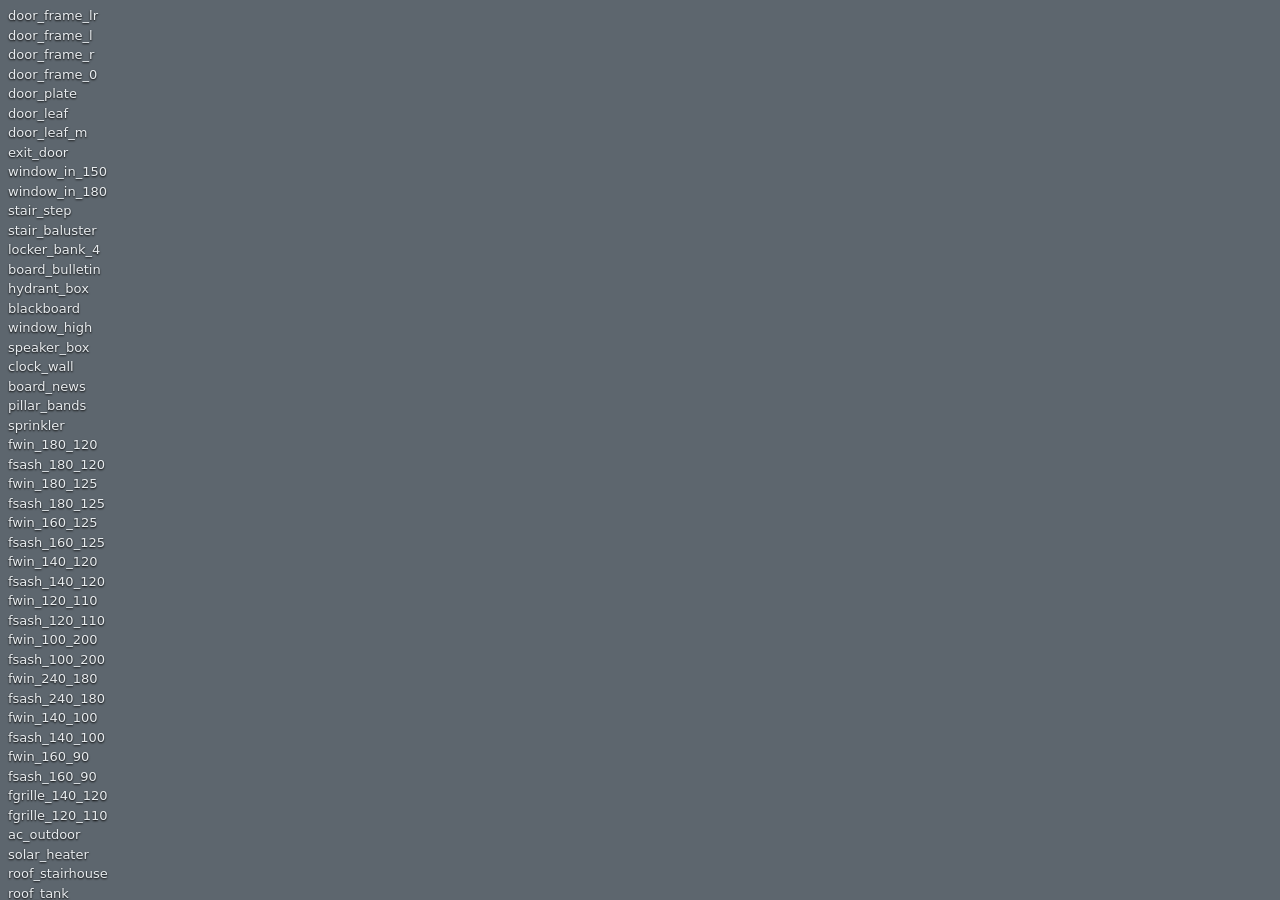
<file: tools/asset_viewer.html>
<!DOCTYPE html>
<html lang="zh-CN">
<head>
<meta charset="utf-8">
<meta name="viewport" content="width=device-width,initial-scale=1">
<title>模型查看</title>
<style>
  :root{--bg:#5d666e;--fg:#e8ecef;}
  html,body{margin:0;height:100%;background:var(--bg);color:var(--fg);font:13px/1.5 system-ui,sans-serif;overflow:hidden}
  canvas{display:block}
  #info{position:fixed;left:8px;top:6px;white-space:pre;text-shadow:0 1px 2px #000;pointer-events:none}
</style>
</head>
<body>
<div id="info"></div>
<!-- 开发工具：用游戏同一套材质渲染资源包里的模型。
     tools/asset_viewer.html?q=4&a=desk_student,chair_student&yaw=35&pitch=22&cols=2&light=studio&bg=5d666e
     q：画质档（0–4，决定读哪一档模型和材质）；a：模型名，逗号分开，每个一格；yaw/pitch：机位角（度）；
     zoom：机位离物体的远近倍数；light：studio（棚拍）/ dark（暗处，打一盏手电似的聚光）；list=1 列出包里所有模型 -->
<script src="../game3d/lib/three.min.js"></script>
<script src="../game3d/js/core.js"></script>
<script src="../game3d/js/quality.js"></script>
<script>
  var QS=new URLSearchParams(location.search);
  QUALITY=Quality.normalize(+(QS.get('q')||2));
  localStorage.setItem('zw3d_set',JSON.stringify({q:QUALITY}));
</script>
<script src="../game3d/js/model/assets.js"></script>
<script src="../game3d/js/render.js"></script>
<script src="../game3d/js/model/materials.js"></script>
<script src="../game3d/js/model/kit.js"></script>
<script>
(function(){
  var W=innerWidth,H=innerHeight,q=Quality.get();
  var renderer=new THREE.WebGLRenderer({antialias:true,preserveDrawingBuffer:true});
  renderer.setPixelRatio(1);renderer.setSize(W,H);
  renderer.outputColorSpace=THREE.SRGBColorSpace;
  renderer.toneMapping=THREE.ACESFilmicToneMapping;renderer.toneMappingExposure=1.0;
  renderer.shadowMap.enabled=true;renderer.shadowMap.type=THREE.PCFSoftShadowMap;
  renderer.setScissorTest(true);
  document.body.appendChild(renderer.domElement);
  GLR.renderer=renderer;
  var names=(QS.get('a')||'').split(',').filter(Boolean);
  var info=document.getElementById('info');
  var pk=ASSETS.packs[q.lod];
  if(QS.get('list')||!names.length){ info.textContent=pk?Object.keys(pk.assets).join('\n'):'没有资源包'; window.VIEW_DONE=true; return; }
  var cols=+(QS.get('cols')||Math.ceil(Math.sqrt(names.length))), rows=Math.ceil(names.length/cols);
  var yaw=(+(QS.get('yaw')||35))*Math.PI/180, pitch=(+(QS.get('pitch')||22))*Math.PI/180, zoom=+(QS.get('zoom')||1);
  var dark=QS.get('light')==='dark', bg=new THREE.Color('#'+(QS.get('bg')||(dark?'15191c':'5d666e')));
  var stats=[], ENV=null;
  /* 「真实」档材质要的环境反射：一间灰色的屋子，顶上几块亮的面板 */
  function envTex(){
    if(ENV) return ENV;
    var pm=new THREE.PMREMGenerator(renderer), sc=new THREE.Scene(), k;
    sc.add(new THREE.Mesh(new THREE.SphereGeometry(10,32,16),new THREE.MeshBasicMaterial({color:0x6a6e70,side:THREE.BackSide})));
    for(k=-1;k<=1;k++){ var b=new THREE.Mesh(new THREE.BoxGeometry(4,0.2,1.2),new THREE.MeshBasicMaterial({color:0xf4f4f0})); b.position.set(k*3.5,8,0); sc.add(b); }
    ENV=pm.fromScene(sc,0.03).texture; return ENV;
  }
  names.forEach(function(name,i){
    var scene=new THREE.Scene(); scene.background=bg;
    if(q.pbr) scene.environment=envTex();
    var g=Assets.mesh(name);
    if(!g){ stats.push(name+'：没有'); return; }
    var tri=0; g.traverse(function(o){ if(o.geometry){ o.castShadow=o.receiveShadow=true; tri+=o.geometry.index.count/3; } });
    scene.add(g);
    var bb=new THREE.Box3().setFromObject(g), c=bb.getCenter(new THREE.Vector3()), s=bb.getSize(new THREE.Vector3()), r=s.length()*0.5+0.02;
    var floor=new THREE.Mesh(new THREE.PlaneGeometry(40,40),new THREE.MeshStandardMaterial({color:dark?0x2a2e30:0x8a8f92,roughness:0.9}));
    floor.rotation.x=-Math.PI/2; floor.position.y=bb.min.y-0.0005; floor.receiveShadow=true; scene.add(floor);
    if(dark){
      scene.add(new THREE.AmbientLight(0x9aa6b0,0.25));
      var sp=new THREE.SpotLight(0xdceaf0,40,30,0.5,0.6,1.2); sp.castShadow=true; sp.shadow.mapSize.set(2048,2048); scene.add(sp); scene.userData.spot=sp;
    }else{
      scene.add(new THREE.HemisphereLight(0xdfe8ee,0x4a4540,1.1));
      var d=new THREE.DirectionalLight(0xfff4e6,2.2); d.position.set(c.x+r*3,c.y+r*5,c.z+r*4); d.target.position.copy(c); scene.add(d.target);
      d.castShadow=true; d.shadow.mapSize.set(2048,2048); var sc=d.shadow.camera; sc.left=sc.bottom=-r*1.6; sc.right=sc.top=r*1.6; sc.near=0.01; sc.far=r*20; d.shadow.bias=-0.0004; d.shadow.normalBias=0.01;
      scene.add(d);
      var f=new THREE.DirectionalLight(0xbfd4e6,0.6); f.position.set(c.x-r*4,c.y+r*1.5,c.z-r*2); scene.add(f);
    }
    var cw=W/cols, ch=H/rows, cam=new THREE.PerspectiveCamera(30,cw/ch,0.01,200);
    var dist=r/Math.sin(15*Math.PI/180)*zoom*(cw/ch<1?1/(cw/ch):1)*0.92;
    cam.position.set(c.x+Math.sin(yaw)*Math.cos(pitch)*dist,c.y+Math.sin(pitch)*dist,c.z+Math.cos(yaw)*Math.cos(pitch)*dist); cam.lookAt(c);
    if(scene.userData.spot){ var sp2=scene.userData.spot; sp2.position.copy(cam.position).add(new THREE.Vector3(0.3,0.4,0)); sp2.target.position.copy(c); scene.add(sp2.target); }
    var col=i%cols, row=Math.floor(i/cols), x=col*cw, y=H-(row+1)*ch;
    renderer.setViewport(x,y,cw,ch); renderer.setScissor(x,y,cw,ch);
    renderer.render(scene,cam);
    stats.push(name+'  '+tri+' △  '+s.x.toFixed(2)+'×'+s.y.toFixed(2)+'×'+s.z.toFixed(2)+' m');
  });
  info.textContent='L'+q.lod+' · '+q.label+'\n'+stats.join('\n');
  window.VIEW_DONE=true;
})();
</script>
</body>
</html>
</file>
<file: game3d/css/game.css>
*{margin:0;padding:0;box-sizing:border-box;-webkit-tap-highlight-color:transparent}
html,body{width:100%;height:100%;height:100dvh;overflow:hidden;background:#050404;
  font-family:var(--ui-font);color:var(--paper);user-select:none;cursor:default;
  overscroll-behavior:none;-webkit-tap-highlight-color:transparent;
  /* iPhone：整页不许双击缩放 / 捏合缩放 / 长按弹菜单，也不许橡皮筋滚动 */
  touch-action:manipulation;-webkit-touch-callout:none;-webkit-user-select:none}
/* 面板要能上下滚，所以单独放行纵向手势 */
#menu,#die{touch-action:pan-y}
#cv{position:fixed;inset:0;width:100%;height:100%;height:100dvh;display:block;image-rendering:auto;
  touch-action:none}
#scan{position:fixed;inset:0;pointer-events:none;z-index:5;opacity:0}
#vig{display:none}   /* 径向渐变在暗部会产生同心分层，暗角改由着色器负责 */

/* 原来这里有个 #warn 面板倒数"下次异象 7s" —— 已经改成世界里的黑板/纸条/粉笔字 */

/* ---------- 主菜单：一份旧档案的封面 ---------- */
#menu .mgrid{position:absolute;inset:0;
  background-image:repeating-linear-gradient(180deg,rgba(221,213,196,.035) 0 1px,transparent 1px 34px);
  -webkit-mask-image:radial-gradient(ellipse at 40% 46%,#000 10%,transparent 70%);
          mask-image:radial-gradient(ellipse at 40% 46%,#000 10%,transparent 70%)}
#menu .minner{position:relative;z-index:2;display:flex;flex-direction:column;align-items:center}
.mtitle{font-size:clamp(26px,4.2vw,44px);letter-spacing:26px;font-weight:300;color:#ece4d3;
  padding-left:26px;animation:mbreathe 6s ease-in-out infinite}
@keyframes mbreathe{0%,100%{opacity:.9}50%{opacity:1}}
.mrule{width:230px;height:1px;margin:20px 0 16px;
  background:linear-gradient(90deg,transparent,rgba(221,213,196,.45),transparent)}
.msub{font-size:11px;letter-spacing:5px;opacity:.42;margin-bottom:40px}
.mbtns{display:flex;flex-direction:column;gap:12px;margin-bottom:34px}
.mnote{display:flex;flex-wrap:wrap;gap:6px 16px;justify-content:center;max-width:560px;
  font-size:10px;letter-spacing:2px;opacity:.30;margin-bottom:18px}
.mfoot{font-size:11px;letter-spacing:1px;opacity:.26;max-width:470px;line-height:2;text-align:center}
#menu{position:fixed;inset:0;z-index:60;background:radial-gradient(ellipse at 72% 40%,rgba(36,26,20,.22),rgba(4,3,3,.94) 62%),#050404}
#menu .mtop{position:absolute;left:0;right:0;top:0;height:56px;display:flex;align-items:center;
  gap:14px;padding:0 40px;font:11px var(--ui-mono);letter-spacing:2px;color:var(--ui-dim);border-bottom:1px solid rgba(221,213,196,.06)}
#menu .mtop i{opacity:.3;font-style:normal}
#menu .mtop b{margin-left:auto;font-weight:400;color:var(--ui-faint);letter-spacing:1px}
#menu .mleft{position:absolute;left:6.2%;top:50%;transform:translateY(-50%);width:min(520px,42vw)}
#menu .meyebrow{font:10px var(--ui-mono);letter-spacing:6px;color:var(--seal-text);opacity:.75;margin-bottom:16px}
#menu .mtitle{font:400 clamp(44px,5vw,76px)/1.05 var(--ui-serif);letter-spacing:14px;color:#efe7d6;
  text-shadow:0 2px 0 rgba(0,0,0,.6),0 0 40px rgba(180,120,90,.10)}
#menu .mschool{font:14px var(--ui-serif);letter-spacing:6px;color:var(--ui-dim);margin-top:14px;
  padding-bottom:12px;border-bottom:1px solid rgba(221,213,196,.12);max-width:340px}
#menu .mhook{font:13px/1.95 var(--ui-serif);letter-spacing:2px;color:#b9b0a1;margin-top:14px}
#menu .mcards{margin-top:22px;display:flex;flex-direction:column;gap:8px}
.mcard{position:relative;display:flex;align-items:center;gap:18px;width:100%;text-align:left;
  padding:14px 20px;background:rgba(14,12,11,.72);border:1px solid var(--ui-line);border-left:3px solid var(--ui-line2);border-radius:2px;
  color:var(--paper);cursor:pointer;font-family:var(--ui-font);transition:background .16s,border-color .16s}
.mcard em{font-style:normal;font:11px var(--ui-mono);letter-spacing:2px;color:var(--ui-faint);flex:none}
.mcard span{display:flex;flex-direction:column;gap:5px;flex:1}
.mcard b{font:400 17px/1.3 var(--ui-serif);letter-spacing:5px;color:#f1eadc}
.mcard i{font-style:normal;font-size:11px;letter-spacing:1px;color:var(--ui-dim)}
.mcard u{text-decoration:none;font-size:15px;color:var(--ui-faint);transition:.16s}
.mcard:hover,.mcard:focus-visible{background:rgba(181,51,47,.09);border-color:rgba(181,51,47,.45);border-left-color:var(--seal)}
.mcard:hover u,.mcard:focus-visible u{color:var(--seal-text);transform:translateX(4px)}
#menu .mends{margin-top:12px;font-size:11px;letter-spacing:1px;color:var(--ui-dim)}
#menu .mctl{display:flex;align-items:center;flex-wrap:wrap;gap:14px 26px;margin-top:24px;font-size:11px;letter-spacing:1px;color:var(--ui-dim)}
#menu .mctl label{display:flex;align-items:center;gap:9px}
#menu .mwiki{display:inline-flex;align-items:center;gap:5px;min-height:36px;color:var(--ui-acc);text-decoration:none}
#menu .mwiki:hover,#menu .mwiki:focus-visible{color:#f1e0b8;text-decoration:underline}
#menu .mctl select{background:rgba(14,12,11,.85);color:var(--paper);border:1px solid var(--ui-line2);border-radius:2px;
  font-family:inherit;font-size:11px;padding:5px 8px}
#menu .mbr input{width:96px;accent-color:var(--ui-acc)}
#menu .mios{display:none;margin-top:20px;font-size:11px;line-height:1.95;letter-spacing:.5px;
  color:var(--ui-dim);border-left:2px solid var(--ui-acc);padding-left:11px;max-width:340px}
#menu #assetNotice:not([hidden]){display:flex;align-items:center;gap:10px;margin-top:12px;color:#f0d29b;font-size:12px;line-height:1.6}
#menu #assetRetry{padding:6px 10px;border:1px solid #a68b5b;background:#211b10;color:#fff0ce;cursor:pointer}
#menu #assetRetry:disabled{opacity:.5;cursor:default}
#menu .mkeys{position:absolute;left:6.2%;bottom:30px;font:10px/2 var(--ui-mono);letter-spacing:1px;color:var(--ui-faint);pointer-events:none}
#menu .mfoot{position:absolute;right:40px;bottom:30px;text-align:right;font:10px/2 var(--ui-mono);letter-spacing:2px;color:var(--ui-faint);pointer-events:none}
#menu .mfoot span{display:block;font:13px var(--ui-serif);letter-spacing:3px;color:#b9b0a1;margin-bottom:4px}
#menu .mfoot i{font-style:normal;opacity:.55}
#menu h1{font-size:clamp(20px,3.4vw,34px);letter-spacing:10px;font-weight:400;color:#ece4d3}
#menu .sub{font-size:12px;opacity:.5;letter-spacing:3px;margin-bottom:26px}
#menu button{font-family:inherit;font-size:14px;letter-spacing:3px;padding:13px 46px;min-width:250px;
  background:transparent;color:var(--paper);border:1px solid var(--ui-line2);cursor:pointer}
#menu button:hover{background:rgba(221,213,196,.07);border-color:var(--paper);color:#f6efe2}
#menu .note{font-size:11px;opacity:.36;margin-top:22px;line-height:2;max-width:520px}

/* ---------- 死亡：墨迹慢慢洇开 ---------- */
#die #dieepi{font:13px/2 var(--ui-serif);letter-spacing:2px;color:#8f857a;margin-top:6px;max-width:440px;text-align:center}
/* 死因：像档案上补的一行批注，左边一枚小红章 */
#die #diecause{display:flex;align-items:baseline;gap:12px;max-width:min(560px,86vw);margin:4px 0 14px;padding:9px 16px 9px 12px;
  font:13px/1.85 var(--ui-serif);letter-spacing:1px;color:#c9beb2;text-align:left;
  border-top:1px solid rgba(163,44,38,.35);border-bottom:1px solid rgba(163,44,38,.35);background:rgba(20,8,7,.35)}
#die #diecause::before{content:'死因';flex:none;padding:1px 5px;font:600 11px/1.6 var(--ui-font);letter-spacing:3px;color:#d65d52;border:1px solid rgba(214,93,82,.7);border-radius:2px;transform:rotate(-3deg)}
#die #diecause:empty{display:none}
#die{position:fixed;inset:0;z-index:70;display:none;align-items:center;justify-content:center;
  background:radial-gradient(ellipse at 50% 44%,rgba(46,8,7,.62),rgba(4,2,2,.97) 68%);flex-direction:column;gap:20px}
#die .m{font:17px/2 var(--ui-serif);color:#e1d4c8;max-width:640px;text-align:center;letter-spacing:2px;padding:0 24px}
#die .t{font:400 46px/1.2 var(--ui-serif);letter-spacing:22px;padding-left:22px;color:#a32c26;
  text-shadow:0 0 1px rgba(163,44,38,.95),0 0 26px rgba(120,18,14,.55);animation:inkIn 1.8s ease both}
#die .t::after{content:'';display:block;width:140px;height:1px;margin:20px auto 0;background:linear-gradient(90deg,transparent,rgba(163,44,38,.8),transparent)}
@keyframes inkIn{from{opacity:0;filter:blur(7px);letter-spacing:34px}to{opacity:1;filter:blur(0);letter-spacing:22px}}
#die button{font-family:var(--ui-font);font-size:13px;letter-spacing:4px;padding:12px 38px;margin-top:8px;background:transparent;
  color:#c9b8ad;border:1px solid rgba(201,184,173,.35);border-radius:2px;cursor:pointer}
#die button:hover{border-color:rgba(201,184,173,.75);color:#f2e6dc;background:rgba(221,213,196,.05)}
@media (prefers-reduced-motion:reduce){#die .t{animation:none}}
@media (max-width:520px){#die .t{font-size:34px;letter-spacing:12px;padding-left:12px;white-space:nowrap}
  #ends .et{font-size:26px;letter-spacing:8px;padding-left:8px}}

/* ---------- 结局卡：档案的最后一页 ---------- */
#ends{position:fixed;inset:0;z-index:75;display:flex;align-items:center;justify-content:center;flex-direction:column;gap:20px;
  padding:24px;overflow-y:auto;text-align:center;background:radial-gradient(ellipse at 50% 42%,rgba(24,19,15,.93),rgba(4,3,3,.985) 70%);
  animation:panelIn .8s ease both;touch-action:pan-y}
#ends .etag{font:12px var(--ui-mono);letter-spacing:8px;padding:5px 6px 5px 14px;color:var(--ui-acc);border:1px solid rgba(200,166,107,.6)}
#ends .etag.fake{color:var(--seal-text);border-color:rgba(181,51,47,.75);transform:rotate(-2deg)}
#ends .et{font:400 32px/1.3 var(--ui-serif);letter-spacing:14px;padding-left:14px;color:#efe7d6}
#ends .el{font:15px/2.4 var(--ui-serif);letter-spacing:1px;color:#cfc6b6;max-width:560px}
#ends .emeta{font:11px var(--ui-mono);letter-spacing:3px;color:var(--ui-faint);margin-top:6px}
#ends button{font-family:var(--ui-font);font-size:13px;letter-spacing:4px;padding:12px 38px;border-radius:2px;cursor:pointer;
  background:transparent;color:var(--paper);border:1px solid var(--ui-line2)}
#ends button:hover{background:rgba(221,213,196,.07);border-color:var(--paper)}
#ends .ewake{background:var(--seal-bg);border-color:rgba(181,51,47,.75);color:#f3e2d8}
#ends .equit{margin-top:4px}

/* 每格右上角的 ① ② —— 触屏上唯一能把道具放上快捷栏的入口 */

/* ---------- 移动端 ----------
   原来 #touch 只写了 display:none，从来没有代码把它打开 ——
   手机上根本没有摇杆和按钮，等于只能看。
   现在：boot 按主要指针设置初始界面，之后按实际触摸 / 鼠标输入切换 .touch，
   HUD 小地图缩到左上、把左下角让给摇杆，右下角是 E 与奔跑，
   八个快捷按钮排在右侧油门下沿、两列四行。 */

#pcgame{position:fixed;inset:0;z-index:48;display:none;flex-direction:column;align-items:center;
  justify-content:center;gap:14px;background:rgba(4,4,5,.95)}
#pcgame .pch{font:13px var(--ui-mono);letter-spacing:5px;color:#9fe3c2}
#pccv{border:1px solid rgba(130,180,155,.4);background:#0a1210}
#pcgame .pcf{font-size:10px;letter-spacing:1px;color:var(--ui-faint)}
/* 小游戏：画布跟着屏幕缩，触屏上有方向键和右上角的退出键（以前手机上转不了向，横屏时退出键被挤出屏幕） */
#pccv{width:min(320px,62vmin);height:min(320px,62vmin);touch-action:none}
#pcgame .pcx{display:none;position:absolute;right:calc(14px + env(safe-area-inset-right,0px));top:calc(12px + env(safe-area-inset-top,0px));
  min-width:64px;min-height:48px;padding:8px 14px;font:inherit;font-size:14px;letter-spacing:2px;color:#f1e4d8;
  background:var(--seal-bg);border:1px solid rgba(181,51,47,.7);border-radius:2px}
#pcpad{display:none;position:absolute;right:calc(28px + env(safe-area-inset-right,0px));bottom:calc(24px + env(safe-area-inset-bottom,0px));
  grid-template-columns:repeat(3,64px);grid-template-rows:repeat(3,64px);gap:4px;touch-action:none}
#pcpad button{font:inherit;font-size:22px;color:var(--paper);background:rgba(14,12,11,.8);border:1px solid var(--ui-line2);
  border-radius:3px;touch-action:none}
#pcpad button:active{background:rgba(221,213,196,.18)}
#pcpad [data-d="0,-1"]{grid-column:2;grid-row:1}#pcpad [data-d="-1,0"]{grid-column:1;grid-row:2}
#pcpad [data-d="1,0"]{grid-column:3;grid-row:2}#pcpad [data-d="0,1"]{grid-column:2;grid-row:3}
body.touch #pcgame .pcx{display:block}
body.touch #pcpad{display:grid}
body.touch #pcgame>button:not(.pcx){display:none}
body.dev-open #toast{z-index:130}
#devbounds{position:fixed;inset:calc(8px + env(safe-area-inset-top,0px)) calc(8px + env(safe-area-inset-right,0px)) calc(8px + env(safe-area-inset-bottom,0px)) calc(8px + env(safe-area-inset-left,0px));visibility:hidden;pointer-events:none}
#dev{position:fixed;left:calc(12px + env(safe-area-inset-left,0px));top:calc(12px + env(safe-area-inset-top,0px));z-index:120;display:none;
  flex-direction:column;overflow:hidden;width:min(460px,calc(100vw - 24px - env(safe-area-inset-left,0px) - env(safe-area-inset-right,0px)));
  max-height:82vh;max-height:82dvh;
  background:rgba(7,17,14,.98);border:1px solid rgba(130,180,155,.38);border-radius:14px;
  box-shadow:0 18px 60px rgba(0,0,0,.55);font:13px/1.5 var(--ui-font);letter-spacing:.2px;color:#d6e8df}
#dev .devhead{display:flex;align-items:center;gap:6px;padding:9px 10px 5px;flex:none}
#dev .devdrag{display:flex;align-items:center;gap:8px;flex:1;min-width:0;min-height:48px;padding:3px 6px;border-radius:7px;cursor:grab;touch-action:none;user-select:none;-webkit-user-select:none}
#dev .devdrag:focus-visible{outline:2px solid #a2e5c2;outline-offset:-2px}#dev.dragging .devdrag{cursor:grabbing;background:#1a3527}
#dev .devgrip{color:#9bcfb1;font-size:22px;line-height:1}#dev .devtitle{min-width:0}
#dev .deveye{overflow:hidden;text-overflow:ellipsis;white-space:nowrap;font:10px/1.4 var(--ui-mono);letter-spacing:2px;color:#77b99a}
#dev h2{font-size:18px;line-height:1.3;letter-spacing:1px;font-weight:600;margin-top:2px;color:#eff8f2;white-space:nowrap}
#dev .devdrag-hint{font-size:10px;letter-spacing:0;font-weight:400;color:#91ac9c}
#dev button,#dev input,#dev select,#dev textarea{font:inherit;min-height:42px;border:1px solid rgba(142,190,165,.32);border-radius:7px;color:#d6e8df;background:#14271e}
#dev button{padding:8px 12px;cursor:pointer;transition:background .15s,border-color .15s}
#dev button:hover{background:#264536;border-color:#80c9a5}
#dev button:focus-visible,#dev input:focus-visible,#dev select:focus-visible,#dev textarea:focus-visible{outline:2px solid #a2e5c2;outline-offset:2px}
#dev button:disabled,#dev select:disabled{opacity:.45;cursor:not-allowed}
#dev input,#dev select,#dev textarea{min-width:0;padding:8px 10px;background:#0b1a14}
#dev input,#dev textarea{user-select:text;-webkit-user-select:text}
#dev .devreset,#dev .devclose,#dev .devcollapse{flex:none;min-width:44px;min-height:44px;padding:0;background:transparent}
#dev .devreset,#dev .devcollapse{font-size:12px}#dev .devclose{font-size:24px;line-height:1}
#dev .devrun{display:flex;align-items:center;justify-content:space-between;gap:12px;padding:8px 18px 12px;color:#a4d7b9;font-size:12px;flex:none}
#dev .devrun span:before{content:'';display:inline-block;width:7px;height:7px;border-radius:50%;margin-right:8px;background:#80c9a5}
#dev .devrun button{min-height:36px;padding:5px 10px;font-size:12px}
#dev .devhelp{padding:0 18px 8px;font-size:11px;line-height:1.5;color:#91ac9c;flex:none}
#dev .devtabs{display:grid;grid-template-columns:repeat(5,minmax(0,1fr));gap:3px;padding:0 10px 10px;border-bottom:1px solid rgba(130,180,155,.18);flex:none}
#dev .devtabs button{background:transparent;border-color:transparent;min-height:40px;padding:7px 4px;color:#98b8a7}
#dev .devtabs button[aria-pressed=true]{background:#244334;border-color:#48785b;color:#e8f8ed}
#dev .devbody{min-height:0;overflow-y:auto;overscroll-behavior:contain;touch-action:pan-y;-webkit-overflow-scrolling:touch;padding:4px 18px 14px}
#dev .devpage[hidden]{display:none}
#dev .devsection{display:flex;align-items:end;justify-content:space-between;gap:10px;margin:16px 0 10px}
#dev .devsection h3{font-size:14px;font-weight:600;color:#edf7f0}
#dev .devsection p,#dev .devhint,#dev small{font-size:11px;line-height:1.6;color:#91ac9c}
#dev .devsection p{margin-top:2px}#dev .devsection>span{color:#9bcbad;font:12px var(--ui-mono);white-space:nowrap}
#dev .devstats{display:grid;grid-template-columns:repeat(4,minmax(0,1fr));gap:6px;margin-bottom:12px}
#dev .devstats div{padding:9px 7px;border:1px solid rgba(130,180,155,.19);border-radius:8px;background:#101f18;min-width:0}
#dev .devstats span,#dev .devstats strong{display:block;overflow:hidden;text-overflow:ellipsis;white-space:nowrap}
#dev .devstats span{font-size:10px;color:#91ac9c}#dev .devstats strong{font:600 clamp(12px,3.4vw,16px)/1.4 var(--ui-mono);color:#e5f3e8;margin-top:4px}
#dev .devread{display:flex;gap:10px;align-items:baseline;padding:7px 0;border-bottom:1px solid rgba(130,180,155,.12)}
#dev .devread span{flex:none;color:#91ac9c;font-size:11px}#dev .devread b{min-width:0;overflow-wrap:anywhere;font-size:12px;font-weight:400}
#dev label{display:block;color:#c8dfd0;font-size:12px;margin:12px 0 5px}
#dev .devpage>input{width:100%;margin-bottom:7px}
#dev .devrow{display:flex;align-items:stretch;gap:6px}
#dev .devrow select{flex:1}#dev .devrow input{width:78px;flex:none}
#dev .devrow button{flex:none}#dev small{display:block;min-height:18px;margin-top:3px}
#dev .devtime-row input{flex:1;width:0}#dev .devwide{width:100%}
#dev .devinventory{overflow-wrap:anywhere;color:#c8dfd0;font-size:12px}
#dev textarea{width:100%;max-width:100%;resize:vertical;max-height:240px;margin-top:10px;font:12px/1.5 var(--ui-mono)}
#dev textarea[hidden]{display:none}#devhistory{white-space:pre-wrap;overflow-wrap:anywhere;font-size:11px;color:#91ac9c}
#dev .devbuttons{display:grid;grid-template-columns:repeat(2,minmax(0,1fr));gap:7px;margin-top:9px}
#dev .devbuttons button{text-align:left}#dev button[aria-pressed=true]:not([data-dev-tab]){background:#35694f;border-color:#89d1a8;color:#f1fff4}
#dev .devdanger{width:100%;margin-top:12px;border-color:#895d55;color:#f1c9c0;background:#2a1b1a}
#dev .devdanger:hover{background:#4a2925;border-color:#c58779}
#dev .devhint{margin-top:12px}#dev .devfooter{display:flex;justify-content:space-between;gap:8px;flex:none;padding:9px 18px;border-top:1px solid rgba(130,180,155,.18);font-size:11px;line-height:1.5;color:#9bbda9}
#devscroll{white-space:nowrap;color:#b9d9c5}#devscroll[hidden]{display:none}
#dev.dev-compact button,#dev.dev-compact input,#dev.dev-compact select{min-height:44px}
#dev.dev-compact{width:min(300px,calc(100vw - 64px - env(safe-area-inset-left,0px) - env(safe-area-inset-right,0px)));font-size:12px;border-radius:10px}
#dev.dev-compact input,#dev.dev-compact select,#dev.dev-compact textarea{font-size:16px}
#dev.dev-compact .devhead{padding:3px 4px;gap:2px}#dev.dev-compact .devdrag{min-height:44px;padding:2px;gap:4px}
#dev.dev-compact h2{font-size:14px;letter-spacing:0}#dev.dev-compact .devgrip{font-size:18px}
#dev.dev-compact .deveye,#dev.dev-compact .devdrag-hint,#dev.dev-compact .devhelp{display:none}
#dev.dev-compact .devrun{padding:2px 10px 5px;gap:5px}
#dev.dev-compact .devtabs{padding:0 4px 4px;gap:2px}#dev.dev-compact .devtabs button{padding:4px 0}
#dev.dev-compact .devbody{padding:0 10px 10px}#dev.dev-compact .devsection{margin:10px 0 6px}
#dev.dev-compact .devsection>span{font-size:10px}#dev.dev-compact .devsection{flex-wrap:wrap;gap:4px}
#dev.dev-compact .devstats{gap:3px}#dev.dev-compact .devstats div{padding:6px 3px}
#dev.dev-compact .devbuttons{gap:5px}#dev.dev-compact .devbuttons button{padding:6px}
#dev.dev-compact .devfooter{padding:5px 10px;font-size:10px}
#dev.dev-compact .devstats strong{font-size:12px;letter-spacing:0}
#dev.dev-compact .devkbd{display:none}
@media (max-height:520px){
  #dev .devhead{padding-top:5px;padding-bottom:3px}#dev .devrun{padding-top:3px;padding-bottom:7px}
  #dev .devtabs{padding-bottom:5px}#dev .devfooter{padding-top:5px;padding-bottom:5px}
}
#dev.dev-short .deveye{display:none}#dev.dev-short .devfooter{display:none}
@media (max-width:370px){#dev .devstats{grid-template-columns:repeat(2,minmax(0,1fr))}#dev .deveye{display:none}}
#dev.dev-minimized,#dev.dev-compact.dev-minimized{width:44px;height:44px;min-height:44px;background:transparent;border:0;border-radius:50%;box-shadow:none;overflow:visible}
#dev.dev-minimized>:not(#devball){display:none}
#dev #devball{display:flex;align-items:center;justify-content:center;flex:none;width:44px;height:44px;min-height:44px;padding:0;border:0;border-radius:50%;background:transparent;touch-action:none;cursor:grab}
#dev #devball[hidden]{display:none}
#dev #devball span{width:18px;height:18px;border-radius:50%;background:#a2e5c2;border:2px solid #17452e;box-shadow:0 1px 7px #0009}
#dev #devball.is-paused span{background:#f5c56b;border-color:#60441d}
#dev #devball:hover span{box-shadow:0 0 0 3px #a2e5c244,0 1px 7px #0009}
#dev.dragging #devball{cursor:grabbing}

/* 触屏：快捷栏（.bc 两格）挪到摇杆上方，不然正好压在奔跑键上 */

/* 手机上没有 Esc：右上角一个暂停键，时间栏往下让一行 */

/* 面板右上角的「关闭」在手机上只是一行小字，点不中 */

#flash{position:fixed;inset:0;z-index:8;background:#000;pointer-events:none;opacity:0;transition:opacity .5s}
#fade{position:fixed;inset:0;z-index:40;background:#050404;pointer-events:none;opacity:0;transition:opacity .18s ease}
@keyframes panelIn{from{opacity:0}to{opacity:1}}
#menu{animation:panelIn .45s ease both}

#die:not([style*="display: none"]){animation:panelIn .6s ease both}

/* 前情提要：黑底白字，一页一句，点一下翻一页 */
#pro{position:fixed;inset:0;z-index:80;display:none;background:#050404;
  align-items:center;justify-content:center;flex-direction:column;cursor:pointer}
#pro.on{display:flex}
/* 看到"世界"之后：遮罩变半透明、字挪到底部，像从眼睛缝里往外看 */
#pro.see{background:radial-gradient(ellipse at 50% 46%,rgba(2,5,7,.10) 30%,rgba(2,5,7,.55) 100%);
  justify-content:flex-end}
#pro.see #protext{margin-bottom:calc(10vh + 34px);font-size:15px;letter-spacing:2px;max-width:86%;line-height:2.1;
  text-shadow:0 2px 12px #000,0 0 22px rgba(0,0,0,.9)}
body.pro #hud,body.pro #cross,body.pro #prompt{opacity:0 !important;transition:opacity .3s}
/* 时间跳跃：黑一下，正中一句"过去了多久" */
#skip{position:fixed;inset:0;z-index:44;background:#050404;display:flex;flex-direction:column;
  align-items:center;justify-content:center;gap:10px;opacity:0;pointer-events:none;transition:opacity .38s ease}
#skip.on{opacity:1}
#skip b{font:400 15px var(--ui-serif);letter-spacing:6px;color:var(--ui-dim)}
#skip i{font-style:normal;font:400 32px var(--ui-serif);letter-spacing:5px;color:#ece4d3;
  font-variant-numeric:tabular-nums;margin-top:2px}
#skip em{font-style:normal;font-size:11px;letter-spacing:3px;color:var(--ui-faint);margin-top:6px}
#lidtop,#lidbot{position:fixed;left:0;right:0;height:0;background:#000;z-index:79;pointer-events:none;
  transition:height .34s cubic-bezier(.4,0,.2,1)}
#lidtop{top:0;border-bottom:1px solid #000}
#lidbot{bottom:0}
#protext{max-width:70%;text-align:center;font:18px/2.6 var(--ui-serif);color:#e6dece;
  letter-spacing:3px;white-space:pre-line;transition:opacity .3s}
#prohint{position:absolute;bottom:12%;font:11px var(--ui-mono);letter-spacing:4px;color:var(--ui-faint);pointer-events:none;
  animation:proBlink 2.4s ease-in-out infinite}
@keyframes proBlink{0%,100%{opacity:.25}50%{opacity:.65}}
#banner{position:fixed;left:50%;top:26%;transform:translateX(-50%);z-index:12;pointer-events:none;
  font-size:16px;letter-spacing:10px;color:#e6dece;text-shadow:0 1px 6px #000,0 0 22px rgba(0,0,0,.85);
  padding:4px 0 8px 10px;border-bottom:1px solid rgba(221,213,196,.22);white-space:nowrap;
  opacity:0;transition:opacity .5s ease}

/* 矮屏（横屏手机）整套缩小一档。必须写在所有控件规则之后 —— 同优先级下后写的赢，
   放在前面会被上面的 #tcol / #tAct 盖掉。 */
@media (max-height:520px){
  
  
  /* 横屏：按钮排成 4×2，比两列四行矮，不会顶到右上角的时段和秒表 */
  
  
  #pcpad{grid-template-columns:repeat(3,56px);grid-template-rows:repeat(3,56px)}
  
  
  
}
/* 横屏：快捷栏回到屏幕正下方居中（摇杆在左、E 在右，中间是空的） */

/* 触屏字幕和提示不压摇杆 / 交互键：横屏收窄到两组按键中间，竖屏抬到快捷栏上面 */

/* 全屏按钮保留在菜单和暂停面板上；手机右侧给暂停键留位。 */

select:focus-visible{outline:2px solid var(--ui-acc);outline-offset:3px}
#cv:focus{outline:none}

#menu .mtop{padding-right:150px}
body.touch #menu .mtop{padding-right:calc(176px + env(safe-area-inset-right,0px))}
#menu{overflow-y:auto}

#pcgame>button{padding:10px 26px;background:rgba(14,12,11,.8);border:1px solid var(--ui-line2);border-radius:2px;
  color:var(--paper);font:inherit;font-size:12px;letter-spacing:2px;cursor:pointer;touch-action:manipulation}

@media(max-width:700px){
  #menu{padding:88px 24px 30px}
  #menu .mtop{padding-left:24px;gap:9px;font-size:10px}
  #menu .mtop b{display:none}
  #menu .mleft{position:relative;left:auto;top:auto;transform:none;width:100%;max-width:520px;margin:0 auto}
  #menu .mtitle{font-size:58px;letter-spacing:10px;padding-left:0}
  #menu .meyebrow{font-size:9px;letter-spacing:3px}
  #menu .mschool{font-size:11px;margin-top:14px}
  #menu .mhook{margin-top:20px;font-size:12px}
  #menu .mcards{margin-top:24px}
  #menu .mcard{min-width:0;padding:14px 16px;gap:12px}
  #menu .mcard i{font-size:10px;letter-spacing:0}
  #menu .mctl{flex-wrap:wrap;gap:14px}
  #menu .mkeys,#menu .mfoot{position:static;text-align:left;margin:26px auto 0;max-width:520px;font-size:9px}
  body.touch #menu .mkeys{font-size:0}
  body.touch #menu .mkeys:after{content:'左侧摇杆移动 · 右侧滑动环视 · 点击「交互」操作';font-size:10px}
  #menu .mfoot span{font-size:10px}
  
  
  
  
  
}
@media(max-height:600px){
  
  
  #menu{padding:75px 30px 25px}
  #menu .mleft{position:relative;left:auto;top:auto;transform:none;width:min(520px,100%)}
  #menu .meyebrow{margin-bottom:10px}#menu .mtitle{font-size:44px;padding-left:0}
  #menu .mschool{margin-top:10px}#menu .mhook{margin-top:16px}
  #menu .mcards{margin-top:18px}#menu .mcard{min-width:0;padding:12px 16px}
  #menu .mkeys,#menu .mfoot{position:static;margin-top:22px;text-align:left}
  #pcgame{gap:7px;overflow:auto;padding:15px}
  #pccv{width:min(320px,60vh);height:min(320px,60vh)}
}

/* 翻找读条：准星外一圈，--p 从 0 走到 1 */
#searchring{position:fixed;left:50%;top:50%;width:46px;height:46px;margin:-23px 0 0 -23px;z-index:9;display:none;pointer-events:none;
  border-radius:50%;--p:0;background:conic-gradient(var(--ui-acc) calc(var(--p)*360deg),rgba(221,213,196,.12) 0);
  -webkit-mask:radial-gradient(circle,transparent 17px,#000 18px);mask:radial-gradient(circle,transparent 17px,#000 18px)}

/* 躲在储物柜里：眼前是一排百叶缝 */
#hideslits{position:fixed;inset:0;z-index:7;display:none;pointer-events:none;
  background:repeating-linear-gradient(180deg,rgba(0,0,0,.97) 0 26px,rgba(0,0,0,.25) 26px 38px);
  box-shadow:inset 0 0 120px 40px #000}

/* 结局演出：上下黑边，界面全藏起来；点一下或按空格跳过 */
#cutfade{position:fixed;inset:0;z-index:41;background:#000;opacity:0;pointer-events:none}
#cutbars{display:none}
body.cut #cutbars{display:block}
#cutbars i{position:fixed;left:0;right:0;height:11vh;background:#000;z-index:42;pointer-events:none}
#cutbars i:first-child{top:0}#cutbars i:last-child{bottom:0}
body.cut #hud,body.cut #prompt,body.cut #cross,body.cut #touch,body.cut #lookhint,body.cut #sub,body.cut #searchring,body.cut #hideslits,body.cut .screen-control{display:none!important}
body.cut #cutbars i:last-child::after{content:'点击或按空格跳过';position:absolute;right:20px;bottom:12px;font-size:11px;letter-spacing:2px;color:#5a5249}

/* 手机：小游戏面板浮在画面中间，四周的世界还看得见（玩手机时世界不停） */
#phone{position:fixed;inset:0;z-index:30;display:none;align-items:center;justify-content:center;pointer-events:none;background:radial-gradient(ellipse at center,rgba(0,0,0,.25),rgba(0,0,0,.7))}
#phone .phbody{pointer-events:auto;display:flex;flex-direction:column;align-items:center;gap:8px;padding:14px 12px 12px;
  background:#101418;border:2px solid #2a3238;border-radius:26px;box-shadow:0 0 40px rgba(120,190,220,.18)}
#phone .phtop{font-size:11px;letter-spacing:4px;color:#8fb8c8}
#phcv{width:min(200px,42vmin);height:min(340px,71vmin);border-radius:8px;touch-action:none;background:#0b1a24}
#phone .phhint{font-size:10px;color:#6d8590;letter-spacing:1px}
#phone .phx{pointer-events:auto;position:absolute;right:calc(14px + env(safe-area-inset-right,0px));top:calc(12px + env(safe-area-inset-top,0px));
  min-width:64px;min-height:44px;padding:8px 14px;font:inherit;font-size:14px;letter-spacing:2px;color:#e6f2ec;
  background:rgba(20,30,38,.8);border:1px solid rgba(140,190,210,.45);border-radius:4px}

/* 理智以身体反应呈现；体力条仍保留，低 SAN 时最大可用长度下降。 */
#sanfeel{margin-top:9px;font:12px var(--ui-serif);letter-spacing:2px;color:var(--ui-dim)}
#sanfeel[data-stage="1"]{color:#c9b37a}
#sanfeel[data-stage="2"]{color:#d38f5f}
#sanfeel[data-stage="3"]{color:#df6a5c}

/* 状态条下面的小按钮（看课桌 / 看停车单）：同一个样子，黄铜边表示「现在能做」 */
#lessonOpen,#investigateOpen{pointer-events:auto;display:inline-flex;align-items:center;gap:6px;margin-top:8px;padding:6px 12px 6px 10px;min-height:36px;
  border:1px solid rgba(200,166,107,.6);border-left:2px solid var(--ui-acc);border-radius:2px;background:rgba(24,19,13,.82);color:#efe2c4;cursor:pointer;
  font:inherit;font-size:11px;letter-spacing:2px;text-shadow:none}
#lessonOpen:hover,#investigateOpen:hover{background:rgba(200,166,107,.16)}
body.touch #lessonOpen,body.touch #investigateOpen{min-height:44px;font-size:12px}
#lessonOpen[hidden],#investigateOpen[hidden],#lesson[hidden]{display:none}
#lesson{position:fixed;inset:0;z-index:32;display:flex;align-items:center;justify-content:center;padding:20px;background:rgba(0,0,0,.45)}
.lesson-card{width:min(440px,100%);max-height:calc(100dvh - 40px);overflow:auto;padding:22px;color:var(--paper)}
.lesson-card h2{font:400 18px var(--ui-serif);letter-spacing:4px;margin:0 0 16px;padding-bottom:10px;border-bottom:1px solid var(--ui-line)}.lesson-card p{font:14px/1.9 var(--ui-serif)}
.lesson-card button{display:block;width:100%;min-height:44px;margin-top:9px;padding:10px 12px;border:1px solid var(--ui-line);border-radius:2px;background:rgba(221,213,196,.03);color:var(--paper);cursor:pointer;text-align:left;font:inherit;font-size:13px}
.lesson-card button:hover{border-color:var(--ui-line2);background:rgba(221,213,196,.07)}
#lessonTime{font-size:11px;color:var(--ui-dim)}

body.lesson-open #hud .bc,body.lesson-open #prompt{visibility:hidden}
</file>
<file: game3d/css/ui.css>
/* 里世界 3D · 玩家界面
   HUD、随身手册（背包 / 思索 / 笔记 / 地图）、选择框、暂停与设置、触屏操作。
   主菜单、死亡画面、前情提要、小游戏和演出的样式在 game.css。

   视觉：旧校务档案。暖黑的纸背、旧纸色的字、宋体标题；
   黄铜色只表示「能用 / 选中」，公章红只表示「危险 / 主要操作」；方角、细线、表格式的双线边框。
   不用发光、不用大圆角，不在界面上加噪点（画面本身已经有颗粒）。

   布局约定：
   · 左上一张状态条：时间、时段（方块表示是否在该在的地方）、地点、身体感受、体力；
   · 键鼠：小地图左下，快捷栏底部居中，按键提示右下；
   · 触屏：左下摇杆；右下大交互键（键上写当前能做的事），它左上方一排是手电和两个快捷格，
     和交互键隔开一段，不会误触；右上是手册（背包等四页合在一起）和暂停；小地图在它们下面；
   · 字幕只出现在两组按键中间的空当里。 */

:root{
  --ui-font:"PingFang SC","Hiragino Sans GB","Microsoft YaHei","Noto Sans SC","Noto Sans CJK SC","WenQuanYi Zen Hei",sans-serif;
  --ui-serif:"Noto Serif SC","Noto Serif CJK SC","Source Han Serif SC","Source Han Serif CN","Songti SC","STSong","SimSun","Noto Serif",serif;
  --ui-mono:"Consolas","SFMono-Regular","Menlo","Courier New",monospace;
  --paper:#ddd5c4;
  --ui-text:#ddd5c4;
  --ui-dim:#a0978a;
  --ui-faint:#6c665d;
  --ui-bg:rgba(9,8,8,.74);
  --ui-bg2:rgba(14,12,11,.96);
  --ui-panel:linear-gradient(180deg,rgba(22,19,17,.97),rgba(11,10,9,.97));
  --ui-line:rgba(221,213,196,.15);
  --ui-line2:rgba(221,213,196,.40);
  --ui-acc:#c8a66b;                 /* 黄铜：能用、选中 */
  --ui-acc-bg:rgba(200,166,107,.13);
  --seal:#b5332f;                   /* 公章红：危险、主要操作 */
  --seal-text:#e7a59c;
  --seal-bg:rgba(181,51,47,.17);
  --ui-warn:#d6b15f;
  --ui-bad:#cc4a40;
  --ui-blue:#8eabc6;
  --ui-r:3px;
  --touch-quick:58px;
  --sl:env(safe-area-inset-left,0px);--sr:env(safe-area-inset-right,0px);
  --st:env(safe-area-inset-top,0px);--sb:env(safe-area-inset-bottom,0px);
}
kbd{display:inline-flex;align-items:center;justify-content:center;min-width:1.7em;height:1.7em;padding:0 .4em;margin:0 .35em;
  font:600 .76em/1 var(--ui-mono);color:var(--ui-text);background:rgba(221,213,196,.07);
  border:1px solid rgba(221,213,196,.30);border-bottom-width:2px;border-radius:2px;vertical-align:.08em}
button:focus-visible,select:focus-visible,input:focus-visible{outline:2px solid var(--ui-acc);outline-offset:3px}
#cv:focus{outline:none}
#menu,#die,#journal .jbody,#pause,#set,#choices{touch-action:pan-y}
/* 面板的纸背：方角、外细线、内一道淡线（像印好的表格） */
.jbox,.pbox,#choices,.lesson-card{background:var(--ui-panel);border:1px solid var(--ui-line);border-radius:var(--ui-r);
  outline:1px solid rgba(221,213,196,.06);outline-offset:-7px;box-shadow:0 0 0 1px rgba(0,0,0,.6),0 24px 70px rgba(0,0,0,.72)}

/* ---------- HUD ---------- */
#hud{position:fixed;inset:0;height:100dvh;z-index:10;pointer-events:none;font-family:var(--ui-font);color:var(--ui-text)}
.hud-card{position:absolute;left:calc(16px + var(--sl));top:calc(14px + var(--st));min-width:196px;max-width:260px;
  padding:8px 18px 11px 14px;border-left:2px solid var(--seal);
  background:linear-gradient(90deg,rgba(8,7,7,.78),rgba(8,7,7,.46) 72%,rgba(8,7,7,0));
  text-shadow:0 1px 3px rgba(0,0,0,.85)}
.hc-top{display:flex;align-items:baseline;flex-wrap:wrap;gap:4px 10px}
body.touch .hud-card{max-width:min(260px,calc(100vw - 164px - var(--sl) - var(--sr)))}
#clock{font:400 28px/1.05 var(--ui-serif);letter-spacing:3px;color:#ece4d3;font-variant-numeric:tabular-nums}
#secclock{font:15px/1 var(--ui-mono);letter-spacing:1px;color:var(--ui-warn)}
#period{margin-top:6px;font-size:13px;letter-spacing:1px;display:flex;align-items:center;gap:8px}
#period::before{content:'';flex:none;width:7px;height:7px;background:var(--ui-acc)}
#period.warn{color:#f0d6a0}#period.warn::before{background:var(--seal);animation:hudPulse 1.1s ease-in-out infinite}
#period.leave::before{background:var(--ui-blue)}
#period.exam{color:#f0c4bc}#period.exam::before{background:var(--ui-bad)}
@keyframes hudPulse{50%{opacity:.25}}
#place{margin-top:2px;font-size:12px;color:var(--ui-dim);letter-spacing:.5px}
.hc-meter{display:flex;align-items:center;gap:8px;margin-top:8px}
.hc-meter[hidden]{display:none}
.hc-meter>span{flex:none;width:28px;font:600 10px/1 var(--ui-mono);letter-spacing:1px;color:var(--ui-dim)}
#stamwrap{flex:1;height:4px;background:rgba(0,0,0,.6);overflow:hidden;border:1px solid rgba(221,213,196,.08)}
#stambar{height:100%;width:100%;background:#a9a08d;transition:width .1s linear}
/* 小地图 */
.bl{position:absolute;left:calc(16px + var(--sl));bottom:calc(16px + var(--sb))}
#mini{display:block;width:140px;height:140px;border-radius:2px;border:1px solid var(--ui-line);background:rgba(8,7,6,.62);
  filter:sepia(.28) saturate(.82)}
/* 快捷栏 */
.bc{position:absolute;left:50%;bottom:calc(16px + var(--sb));transform:translateX(-50%)}
#hot{display:flex;gap:10px}
.hslot{position:relative;width:58px;height:58px;display:flex;flex-direction:column;align-items:center;justify-content:center;
  border:1px solid var(--ui-line);border-radius:var(--ui-r);background:var(--ui-bg);pointer-events:auto;cursor:pointer;color:var(--ui-dim);
  transition:border-color .15s,background .15s,transform .1s}
.hslot:active{transform:scale(.94)}
.hslot.on{border-color:var(--ui-acc);color:var(--ui-text)}
.hslot .k{position:absolute;left:5px;top:3px;font:600 10px/1 var(--ui-mono);color:var(--ui-faint)}
.hslot .ic{font-size:21px;line-height:1}
.hslot .nm{font-size:10px;max-width:52px;overflow:hidden;text-overflow:ellipsis;white-space:nowrap;margin-top:3px}
/* 键鼠的按键提示 */
.br{position:absolute;right:calc(18px + var(--sr));bottom:calc(18px + var(--sb));font-size:11px;color:var(--ui-faint);
  display:flex;align-items:center;flex-wrap:wrap;justify-content:flex-end;max-width:46vw;gap:2px 0;text-shadow:0 1px 3px #000}
.br kbd{opacity:.85}
body.touch .br{display:none}
/* 准星和交互提示 */
#cross{position:fixed;left:50%;top:50%;width:4px;height:4px;margin:-2px 0 0 -2px;border-radius:50%;z-index:9;pointer-events:none;display:none;
  background:rgba(232,224,208,.72);box-shadow:0 0 0 1px rgba(0,0,0,.45)}
#prompt{position:fixed;left:50%;top:calc(50% + 32px);transform:translateX(-50%);z-index:9;display:none;pointer-events:none;
  padding:4px 10px 5px 6px;font:15px/1.4 var(--ui-serif);letter-spacing:2px;color:var(--ui-text);white-space:nowrap;
  border-bottom:1px solid rgba(221,213,196,.28);text-shadow:0 1px 4px #000,0 0 14px rgba(0,0,0,.85)}
#prompt kbd{margin:0 9px 0 0;color:#17120b;background:var(--ui-acc);border-color:var(--ui-acc);text-shadow:none}
body.touch #prompt{display:none!important}
/* 字幕 */
/* 居中用左右 0 + auto 边距：left:50% 会把可用宽度限制在半屏，竖屏上字幕被挤成窄窄一条 */
#sub{position:fixed;left:0;right:0;margin:0 auto;width:fit-content;bottom:calc(96px + var(--sb));z-index:46;display:none;pointer-events:none;
  max-width:min(760px,74vw);padding:8px 26px;
  font:16px/1.85 var(--ui-serif);letter-spacing:1px;text-align:center;color:#ebe3d3;
  background:linear-gradient(90deg,transparent,rgba(0,0,0,.6) 14%,rgba(0,0,0,.6) 86%,transparent);
  text-shadow:0 1px 4px #000;transition:opacity .22s ease}
body.paused #sub,body.jopen #sub,body.chopen #sub,body.lesson-open #sub{visibility:hidden}   /* 字幕计时在面板打开时本来就停着 */
#toast{position:fixed;left:0;right:0;margin:0 auto;width:fit-content;top:calc(30% - 20px);z-index:90;pointer-events:none;opacity:0;
  padding:8px 18px;max-width:86vw;font:14px/1.6 var(--ui-serif);letter-spacing:1px;text-align:center;color:var(--ui-text);
  background:var(--ui-bg2);border:1px solid var(--ui-line2);border-radius:2px;box-shadow:0 6px 22px rgba(0,0,0,.6);transition:opacity .3s}
#lookhint{position:fixed;left:0;right:0;margin:0 auto;width:fit-content;top:calc(16px + var(--st));z-index:12;pointer-events:none;
  padding:6px 14px;max-width:min(520px,60vw);font:12px/1.7 var(--ui-font);color:var(--ui-dim);text-align:center;
  background:var(--ui-bg);border:1px solid var(--ui-line);border-radius:2px}
#lookhint[hidden]{display:none}
#banner{font-family:var(--ui-serif)}

/* 理智越低，状态条越不稳（只在开着镜头晃动时动；系统要求减少动态时也不动） */
body[data-san="2"] .hud-card{animation:sanBeat 1.6s ease-in-out infinite}
body[data-san="3"] .hud-card{animation:sanBeat .9s ease-in-out infinite}
body[data-san="3"] #clock{animation:sanTremble .18s steps(2) infinite}
@keyframes sanBeat{0%,100%{border-left-color:var(--seal)}12%{border-left-color:#e05a4c}24%{border-left-color:var(--seal)}36%{border-left-color:#d4504a}}
@keyframes sanTremble{0%{transform:translate(0,0)}50%{transform:translate(.6px,-.4px)}}
body.noshake .hud-card,body.noshake #clock{animation:none!important}
@media (prefers-reduced-motion:reduce){.hud-card,#clock{animation:none!important}}

/* ---------- 共用：按钮 ---------- */
.pbox button,#choices button,.bagacts button,.jtabs button,.jclose,#die button{
  font:14px/1.4 var(--ui-font);letter-spacing:2px;color:var(--ui-text);cursor:pointer;
  background:rgba(221,213,196,.03);border:1px solid var(--ui-line);border-radius:2px;transition:background .14s,border-color .14s,color .14s}
.pbox button:hover,#choices button:hover,.bagacts button:hover,.jtabs button:hover,.jclose:hover{background:rgba(221,213,196,.07);border-color:var(--ui-line2);color:#f3ecdf}
.pbox button.primary,.bagacts .primary{background:var(--seal-bg);border-color:rgba(181,51,47,.75);color:#f3e2d8}
.pbox button.primary:hover,.bagacts .primary:hover{background:rgba(181,51,47,.3);border-color:var(--seal)}

/* ---------- 选择框 ---------- */
#choices{position:fixed;left:50%;top:50%;transform:translate(-50%,-50%);z-index:20;display:none;flex-direction:column;gap:6px;
  width:min(470px,calc(100vw - 32px));max-height:80dvh;overflow:auto;padding:22px 22px 18px;
  font-family:var(--ui-font);color:var(--ui-text)}
#choices .ctext{font:16px/1.95 var(--ui-serif);letter-spacing:1px;text-align:center;padding:0 6px 14px;margin-bottom:6px;
  border-bottom:1px solid var(--ui-line)}
#choices button{display:flex;align-items:center;min-height:48px;padding:10px 14px;text-align:left;
  background:transparent;border-color:transparent;border-bottom-color:rgba(221,213,196,.08);border-radius:0}
#choices button:hover,#choices button:focus-visible{background:rgba(221,213,196,.05);border-color:transparent;box-shadow:inset 3px 0 0 var(--seal)}
#choices button kbd{flex:none;margin:0 14px 0 0;width:1.9em;height:1.9em;min-width:0;padding:0;border-radius:50%;border-bottom-width:1px;color:var(--ui-acc);border-color:rgba(200,166,107,.55)}
body.touch #choices button kbd{display:none}
#choices .choice-timer{font-size:12px;color:var(--ui-dim);text-align:center;margin-top:6px}
#choices .choice-bar{height:2px;background:rgba(221,213,196,.08);overflow:hidden}
#choices .choice-bar i{display:block;height:100%;width:100%;background:var(--seal)}

#drivehud{position:fixed;z-index:12;left:50%;bottom:calc(170px + var(--sb));transform:translateX(-50%);
  box-sizing:border-box;width:min(360px,calc(100vw - 32px));padding:9px 14px;border:1px solid var(--ui-line);border-left:2px solid var(--seal);border-radius:2px;
  background:rgba(9,8,7,.84);color:#ece4d3;font:13px/1.6 var(--ui-font);white-space:pre-line;text-align:center;pointer-events:none}
#drivehud[hidden]{display:none}
body.driving #cross,body.driving #prompt,body.driving #keyhelp,body.driving #mini,body.driving #hot,
body.driving #lookhint,body.driving #tAct,body.driving #tside,body.driving #tBook{display:none!important}
body.touch #drivehud{bottom:calc(190px + var(--sb));font-size:12px;line-height:1.35;padding:6px 8px}
@media (orientation:landscape){body.touch #drivehud{top:calc(64px + var(--st));right:12px;bottom:auto;left:auto;transform:none}}

/* ---------- 随身手册 ---------- */
#journal{position:fixed;inset:0;z-index:30;display:none;align-items:center;justify-content:center;
  padding:calc(18px + var(--st)) calc(18px + var(--sr)) calc(18px + var(--sb)) calc(18px + var(--sl));
  background:rgba(3,2,2,.76);font-family:var(--ui-font);color:var(--ui-text)}
.jbox{display:flex;flex-direction:column;width:min(980px,100%);height:min(680px,100%);overflow:hidden}
.jhead{display:flex;align-items:center;gap:10px;padding:10px 12px 0 16px;border-bottom:1px solid var(--ui-line);background:rgba(221,213,196,.02)}
.jtabs{display:flex;gap:2px;flex:1;overflow-x:auto}
.jtabs button{display:flex;align-items:center;min-height:44px;padding:6px 16px;white-space:nowrap;font-family:var(--ui-serif);letter-spacing:4px;transition:none;
  border:none;border-bottom:2px solid transparent;border-radius:0;background:transparent;color:var(--ui-dim)}
.jtabs button:hover{background:transparent;color:var(--ui-text)}
.jtabs button.on{color:#f1eadc;border-bottom-color:var(--ui-acc);background:transparent}
.jtabs button[data-count]::after{content:attr(data-count);margin-left:6px;font:11px var(--ui-mono);letter-spacing:0;color:var(--ui-faint)}
.jtabs kbd{font-size:.64em;opacity:.65}
.jclose{flex:none;display:flex;align-items:center;min-height:42px;margin-bottom:6px;padding:6px 12px;font-size:16px}
.jclose kbd{font-size:.62em}
body.touch .jtabs kbd,body.touch .jclose kbd{display:none}
.jbody{position:relative;flex:1;min-height:0;overflow:auto;padding:22px 24px}
.jpage{display:none}
.jlead{font-size:13px;color:var(--ui-dim);margin-bottom:14px}
.jbody h3{font:400 14px/1.4 var(--ui-serif);letter-spacing:5px;color:var(--ui-acc);margin:24px 0 10px;padding-bottom:6px;border-bottom:1px solid var(--ui-line)}
.jbody h3:first-child{margin-top:0}
/* 背包：左边八格，右边是选中那一样的说明和操作 */
.bagwrap{display:flex;gap:24px;align-items:flex-start}
#bags{display:grid;grid-template-columns:repeat(4,88px);gap:10px;flex:none}
#bags .s{position:relative;width:88px;height:88px;display:flex;align-items:center;justify-content:center;cursor:pointer;
  border:1px solid var(--ui-line);border-radius:var(--ui-r);background:rgba(221,213,196,.025);color:var(--ui-dim);transition:border-color .15s,background .15s}
#bags .s.empty{border-style:dashed;opacity:.45;cursor:default}
#bags .s.on{border-color:var(--ui-acc);background:var(--ui-acc-bg);color:#f3ecdf}
#bags .item{display:flex;flex-direction:column;align-items:center;gap:5px}
#bags .ic{font-size:26px;line-height:1}
#bags .nm{font-size:11px;max-width:80px;text-align:center;line-height:1.25}
#bags .hk{position:absolute;right:5px;top:4px;font:600 10px/1 var(--ui-mono);color:var(--ui-acc)}
.bagside{flex:1;min-width:0;padding:4px 0}
.bagname{font:400 20px/1.5 var(--ui-serif);letter-spacing:3px;color:#f1eadc;min-height:1.5em}
#bagdesc{margin-top:8px;font-size:13px;line-height:1.95;color:var(--ui-dim);white-space:pre-line;min-height:3.8em}
.bagacts{display:flex;flex-wrap:wrap;gap:8px;margin-top:14px}
.bagacts button{min-height:44px;padding:8px 14px;display:flex;align-items:center}
.bagacts button.on{border-color:var(--ui-acc);color:var(--ui-acc)}
.bagacts .danger{color:var(--seal-text);border-color:rgba(181,51,47,.4)}
.bagacts .danger:hover{background:var(--seal-bg);border-color:var(--seal)}
body.touch .bagacts kbd{display:none}
/* 思索：一张张索引卡 */
#ideas{display:flex;flex-direction:column;gap:8px}
#ideas .idea{display:block;width:100%;min-height:48px;padding:12px 16px;text-align:left;font:14px/1.6 var(--ui-font);color:var(--ui-text);cursor:pointer;
  background:rgba(221,213,196,.03);border:1px solid var(--ui-line);border-left:2px solid var(--ui-line2);border-radius:2px}
#ideas .idea:hover{background:var(--ui-acc-bg);border-left-color:var(--ui-acc)}
#ideas .idea::after{content:'→';float:right;color:var(--ui-faint)}
/* 笔记：横格纸 */
#notein{background-image:repeating-linear-gradient(180deg,transparent 0 31px,rgba(221,213,196,.045) 31px 32px)}
#notein .nl{position:relative;padding:6px 0 6px 18px;font-size:13px;line-height:1.8;color:var(--ui-text)}
#notein .nl::before{content:'';position:absolute;left:3px;top:15px;width:5px;height:5px;background:var(--ui-faint)}
#notein .nl.goal{color:#f1eadc}#notein .nl.goal::before{background:var(--seal)}
#notein .nl.dim{color:var(--ui-faint)}#notein .nl.dim::before{display:none}
#notein .nwarn{margin-top:22px;padding:10px 12px;font-size:12px;line-height:1.8;color:#ecd9ad;border-left:2px solid var(--ui-warn);background:rgba(214,177,95,.07)}
/* 地图 */
#mapv{height:100%}
#mapcv{display:block;margin:0 auto;border:1px solid var(--ui-line);border-radius:2px;background:#0d0b09;filter:sepia(.22) saturate(.85)}
.maplegend{display:flex;justify-content:center;gap:18px;margin-top:10px;font-size:12px;color:var(--ui-dim)}
.maplegend i{display:inline-block;width:8px;height:8px;border-radius:50%;margin-right:6px;vertical-align:1px}
.maplegend .me{background:#79c8a4}.maplegend .mg{background:#c8a24a;border-radius:1px}

/* ---------- 暂停与设置 ---------- */
#pause,#set{position:fixed;inset:0;display:none;align-items:center;justify-content:center;overflow-y:auto;
  padding:calc(24px + var(--st)) 16px calc(24px + var(--sb));background:rgba(3,2,2,.82);font-family:var(--ui-font);color:var(--ui-text)}
#pause{z-index:34}#set{z-index:36}
.pbox{display:flex;flex-direction:column;gap:10px;width:min(400px,100%);margin:auto;padding:26px 24px 22px}
/* 标题像盖上去的红章 */
.ptitle{align-self:center;margin:2px 0 10px;padding:6px 8px 6px 18px;font:400 19px/1.3 var(--ui-serif);letter-spacing:10px;
  color:#de6a5e;border:2px solid rgba(181,51,47,.85);border-radius:2px;transform:rotate(-2.5deg);
  box-shadow:inset 0 0 0 2px rgba(181,51,47,.22);text-shadow:0 0 1px rgba(222,106,94,.6)}
#ptalent{font-size:12px;line-height:1.7;text-align:center;color:var(--ui-dim);margin-bottom:6px}
#ptalent:empty{display:none}
.pbox>button{min-height:46px;padding:10px 16px;flex-shrink:0}
.pbox>button.ghost{min-height:36px;font-size:12px;color:var(--ui-faint);background:transparent;border-color:transparent}
.pkeys{display:grid;grid-template-columns:auto 1fr;gap:6px 12px;align-items:center;margin:10px 0 4px;padding:12px 14px;
  font-size:12px;color:var(--ui-dim);border-top:1px solid var(--ui-line);border-bottom:1px solid var(--ui-line)}
.pkeys:empty{display:none}
.pkeys span{justify-self:end;color:var(--ui-text);white-space:nowrap}
.pkeys kbd{margin:0 0 0 3px}
.srow{display:flex;align-items:center;gap:12px;font-size:13px;min-height:44px;border-bottom:1px dashed rgba(221,213,196,.08)}
.srow>span{width:74px;flex:none;color:var(--ui-dim)}
.srow input[type=range]{flex:1;min-width:0;accent-color:var(--ui-acc);height:28px}
.srow b{width:32px;text-align:right;font-weight:400;font-family:var(--ui-mono);color:var(--ui-dim)}
.seg{display:flex;gap:6px;flex:1}
.seg button{flex:1;min-height:38px;padding:6px 0;font-size:13px;letter-spacing:1px}
.srow.snote{min-height:24px;margin-top:-6px}
.srow.snote b{width:auto;flex:1;text-align:left;font-size:12px}
#sQ button{font-size:12px;padding:6px 2px;white-space:nowrap}
#sQ button{min-width:0;padding:6px 1px;white-space:nowrap}          /* 画质有五档：窄屏也排得下 */
.seg button.on{background:var(--ui-acc-bg);border-color:var(--ui-acc);color:#f3ecdf}

/* ---------- 全屏键 ---------- */
.screen-control{position:fixed;z-index:65;right:calc(16px + var(--sr));top:calc(14px + var(--st));min-height:40px;padding:8px 14px;
  font:12px/1.5 var(--ui-font);letter-spacing:2px;color:var(--ui-text);cursor:pointer;touch-action:manipulation;
  background:var(--ui-bg);border:1px solid var(--ui-line);border-radius:2px}
.screen-control:hover{border-color:var(--ui-line2);background:rgba(221,213,196,.07)}
.screen-control:disabled{opacity:.6;cursor:default}
.screen-control[hidden]{display:none}

/* ---------- 触屏 ---------- */
#touch{position:fixed;inset:0;height:100dvh;z-index:8;display:none;pointer-events:none;touch-action:none;-webkit-user-select:none;user-select:none;font-family:var(--ui-font)}
body.touch #touch{display:block}
#stick{position:absolute;left:calc(22px + var(--sl));bottom:calc(24px + var(--sb));width:164px;height:164px;border-radius:50%;
  pointer-events:auto;touch-action:none;background:radial-gradient(circle,rgba(0,0,0,.2),rgba(0,0,0,.46));border:1px solid var(--ui-line)}
#stick::after{content:'';position:absolute;inset:22%;border-radius:50%;border:1px dashed rgba(221,213,196,.14);pointer-events:none}
#knob{position:absolute;left:54px;top:54px;width:56px;height:56px;border-radius:50%;pointer-events:none;
  background:rgba(221,213,196,.30);box-shadow:0 0 0 1px rgba(221,213,196,.22) inset}
.tbtn,.tsm{position:absolute;display:flex;align-items:center;justify-content:center;padding:0;pointer-events:auto;touch-action:none;cursor:pointer;
  font:13px/1.2 var(--ui-font);letter-spacing:1px;color:var(--ui-text);border-radius:50%;
  background:var(--ui-bg);border:1px solid var(--ui-line);transition:background .12s,border-color .12s,transform .08s}
.tbtn:active,.tsm:active{transform:scale(.93);background:rgba(221,213,196,.1)}
/* 交互键：键上写着当前能做的事；没有可做的事时变暗 */
#tAct{right:calc(24px + var(--sr));bottom:calc(30px + var(--sb));width:108px;height:108px;font:17px/1.2 var(--ui-serif);letter-spacing:2px;
  background:rgba(10,9,8,.55);border-color:var(--ui-line);color:var(--ui-dim)}
#tAct.live{background:rgba(24,19,13,.74);border:2px solid var(--ui-acc);color:#f3ecdf;box-shadow:0 0 0 4px rgba(200,166,107,.10)}
#tAct.long{font-size:13px}
#tActL{max-width:88px;text-align:center;line-height:1.3;word-break:break-all}
/* 手电和两个快捷格：一排放在交互键左上方，和交互键隔开 */
#tside{position:absolute;right:calc(24px + 108px + 26px + var(--sr));bottom:calc(30px + 108px + 18px + var(--sb));pointer-events:none}
.tsm{position:static;width:58px;height:58px;font-size:13px;border-radius:var(--ui-r)}
.tsm.on{border-color:var(--ui-acc);color:#f6e8c4;background:rgba(200,166,107,.16)}
.tsm.off{opacity:.38}
body.touch .bc{left:auto;transform:none;right:calc(24px + 108px + 26px + 58px + 12px + var(--sr));bottom:calc(30px + 108px + 18px + var(--sb))}
body.touch #hot{gap:12px}
/* 右上：手册、暂停 */
#ttop{position:absolute;right:calc(14px + var(--sr));top:calc(12px + var(--st));display:flex;gap:10px;pointer-events:none}
#ttop .tbtn{position:static}
#tBook{width:auto;min-width:64px;height:52px;padding:0 14px;font-family:var(--ui-serif);letter-spacing:3px}
#tPause{width:52px;height:52px;border-radius:var(--ui-r)}
#tPause::before,#tPause::after{content:'';width:4px;height:16px;margin:0 3px;background:var(--ui-text)}
body.touch .screen-control{right:calc(14px + 52px + 10px + 64px + 10px + var(--sr));top:calc(18px + var(--st))}
/* 小地图挪到右上，左下角留给摇杆 */
body.touch .bl{left:auto;bottom:auto;right:calc(14px + var(--sr));top:calc(76px + var(--st))}
body.touch #mini{width:96px;height:96px}
/* 字幕在摇杆和右侧按键之间 */
body.touch #sub{bottom:calc(24px + var(--sb));max-width:calc(100vw - 2 * 200px - var(--sl) - var(--sr));font-size:15px}

/* 竖屏：字幕和快捷栏放到按键上方，地图收小 */
@media (orientation:portrait){
  /* 竖屏宽度不够：手电和快捷格那一排抬到摇杆上方 */
  #tside,body.touch .bc{bottom:calc(24px + 150px + 22px + var(--sb))}
  body.touch #sub{bottom:calc(24px + 150px + 22px + 58px + 22px + var(--sb));max-width:calc(100vw - 32px)}
  body.touch .screen-control{right:calc(14px + var(--sr));top:calc(76px + var(--st))}
  body.touch .bl{top:calc(128px + var(--st))}
  body.touch #mini{width:84px;height:84px}
  #stick{width:150px;height:150px}
  #knob{left:47px;top:47px}
}
/* 矮屏（横屏手机）：整套缩一档 */
@media (max-height:520px) and (orientation:landscape){
  :root{--touch-quick:54px}
  .hud-card{min-width:170px;padding:7px 14px 9px 12px}
  #clock{font-size:23px}
  #mini{width:120px;height:120px}
  #stick{width:144px;height:144px;left:calc(18px + var(--sl));bottom:calc(14px + var(--sb))}
  #knob{left:46px;top:46px;width:52px;height:52px}
  #tAct{width:96px;height:96px;right:calc(22px + var(--sr));bottom:calc(18px + var(--sb))}
  #tside{right:calc(22px + 96px + 22px + var(--sr));bottom:calc(18px + 96px + 12px + var(--sb))}
  .tsm,.hslot{width:54px;height:54px}
  body.touch .bc{right:calc(22px + 96px + 22px + 54px + 12px + var(--sr));bottom:calc(18px + 96px + 12px + var(--sb))}
  body.touch #mini{width:84px;height:84px}
  body.touch .bl{top:calc(72px + var(--st))}
  body.touch #sub{bottom:calc(14px + var(--sb));max-width:calc(100vw - 2 * 180px - var(--sl) - var(--sr))}
  .jbody{padding:14px 16px}
  .jhead{padding:6px 8px 0 12px}
  .jtabs button,.jclose{min-height:38px}
}
@media (max-width:700px){
  .bagwrap{flex-direction:column;gap:14px}
  #bags{grid-template-columns:repeat(4,minmax(0,1fr));width:100%}
  #bags .s{width:auto;height:auto;aspect-ratio:1}
  .bagside{width:100%}
  #journal{padding:calc(8px + var(--st)) calc(8px + var(--sr)) calc(8px + var(--sb)) calc(8px + var(--sl))}
  .jbox{height:100%}
  .jtabs button{padding:6px 10px;letter-spacing:2px}
  .srow>span{width:64px}
  .hud-card{min-width:0}
}
/* 竖屏将三个快捷控件作为一排居中，320px 宽度也不会把第一格推出屏幕。 */
@media (orientation:portrait){
  body.touch .bc{right:calc(50% - var(--touch-quick) / 2)}
  #tside{right:calc(50% - var(--touch-quick) * 1.5 - 12px)}
}
/* 演出、前情提要时整套界面让开 */
body.pro #hud,body.pro #cross,body.pro #prompt{opacity:0!important;transition:opacity .3s}

/* 持续低帧率建议：不阻挡游戏，窄屏自动换行。 */
#qualityHint{position:fixed;z-index:900;left:50%;top:calc(96px + var(--st));transform:translateX(-50%);display:flex;align-items:center;gap:8px;flex-wrap:wrap;max-width:calc(100vw - 24px);width:max-content;padding:10px 12px;border:1px solid rgba(214,177,95,.55);border-left:2px solid var(--ui-warn);border-radius:2px;background:rgba(14,12,11,.96);color:#e6d8b8;font:13px/1.6 var(--ui-font);box-sizing:border-box;}
#qualityHint[hidden]{display:none;}
#qualityHint button{min-height:36px;padding:5px 10px;border:1px solid var(--ui-line2);border-radius:2px;background:rgba(221,213,196,.05);color:var(--ui-text);cursor:pointer;}
/* ---------- 调查笔记（PR #20 的界面，按档案风格重做） ----------
   检索栏是表格里的一栏；当前调查是一张盖了红边的案卷卡片；
   记录按「事实 / 推测 / 验证」分组，左上角一枚小章：事实是实线、推测是虚线、验证是红章。 */
:root{--read-scale:1}
.notefind{display:flex;align-items:center;gap:12px;margin:0 0 18px;padding:2px 0 2px 2px;border-bottom:1px solid var(--ui-line2)}
.notefind label{flex:none;font:400 13px/1 var(--ui-serif);letter-spacing:5px;color:var(--ui-acc)}
#notequery{flex:1;min-width:0;min-height:44px;padding:6px 2px;font:16px var(--ui-font);color:#efe7d6;background:transparent;border:none;border-radius:0;outline:none;-webkit-appearance:none;appearance:none}
#notequery::placeholder{color:var(--ui-faint)}
#notequery::-webkit-search-cancel-button{filter:sepia(1) saturate(.6) brightness(.8)}
.notefind:focus-within{border-bottom-color:var(--ui-acc)}
.inv-case{position:relative;margin:0 0 6px;padding:14px 16px 14px 18px;border:1px solid var(--ui-line);border-left:2px solid var(--seal);
  background:linear-gradient(90deg,rgba(181,51,47,.09),rgba(181,51,47,.02) 60%,transparent)}
.inv-k{display:flex;align-items:baseline;gap:12px;margin-bottom:6px;font:400 12px/1.4 var(--ui-serif);letter-spacing:5px;color:#d98377}
.inv-k b{font-weight:400;letter-spacing:2px;color:var(--ui-dim)}
#notein .inv-case .nl.goal{padding:0;font:calc(15px * var(--read-scale))/1.9 var(--ui-serif);letter-spacing:.5px;color:#f1eadc}
#notein .inv-case .nl.goal::before{display:none}
.investigation-focus{display:flex;flex-wrap:wrap;align-items:center;gap:6px;margin-top:12px}
.investigation-focus span{margin-right:4px;font-size:12px;letter-spacing:2px;color:var(--ui-faint)}
.investigation-focus button{min-height:36px;padding:4px 14px;font:13px/1.4 var(--ui-font);letter-spacing:2px;color:var(--ui-dim);cursor:pointer;
  background:rgba(221,213,196,.03);border:1px solid var(--ui-line);border-radius:2px}
.investigation-focus button:hover{color:var(--ui-text);border-color:var(--ui-line2)}
.investigation-focus button.on{color:#f3ecdf;background:var(--ui-acc-bg);border-color:var(--ui-acc)}
body.touch .investigation-focus button{min-height:44px}
.inv-found{margin:10px 0 0;font-size:12px;letter-spacing:1px;color:var(--ui-dim)}
.jbody h3 small{margin-left:10px;font:11px var(--ui-mono);letter-spacing:0;color:var(--ui-faint)}
.inv-kind{flex:none;display:inline-block;margin-right:10px;padding:0 5px;font:600 10px/1.7 var(--ui-font);font-style:normal;letter-spacing:2px;vertical-align:2px;
  color:var(--ui-dim);border:1px solid var(--ui-line2);border-radius:2px}
.inv-kind.k-guess{border-style:dashed;color:#cdb98d;border-color:rgba(200,166,107,.55)}
.inv-kind.k-check{color:#e0857a;border-color:rgba(214,93,82,.7)}
.inv-recent{list-style:none;margin:0;padding:0}
.inv-recent li{display:flex;align-items:baseline;padding:7px 0;font-size:calc(14px * var(--read-scale));line-height:1.75;color:var(--ui-text);border-bottom:1px dashed rgba(221,213,196,.08)}
#notein .nl.inv-card{margin:0 0 8px;padding:9px 14px 10px 16px;border:1px solid var(--ui-line);border-left:2px solid var(--ui-line2);background:rgba(221,213,196,.025)}
#notein .nl.inv-card::before{display:none}
#notein .nl.inv-card.k-guess{border-left-style:dashed;border-left-color:rgba(200,166,107,.6)}
#notein .nl.inv-card.k-check{border-left-color:rgba(214,93,82,.75)}
.inv-card .inv-src{font-size:11px;letter-spacing:1px;color:var(--ui-faint)}
.inv-card p{margin:2px 0 0;line-height:1.85}
.inv-progress{display:grid;gap:6px}
.inv-progress div{display:grid;grid-template-columns:5.5em 1fr;gap:12px;align-items:baseline;padding:9px 12px;font-size:calc(13px * var(--read-scale));line-height:1.8;
  border:1px solid var(--ui-line);background:rgba(221,213,196,.02)}
.inv-progress b{font:400 14px var(--ui-serif);letter-spacing:3px;color:var(--ui-acc)}
.inv-progress .done b::after{content:' ✓';color:#8fa28a}
.inv-progress span{color:var(--ui-text)}

/* ---------- 地图页：楼层选择 + 楼层草图 ---------- */
#maptools{display:flex;flex-wrap:wrap;align-items:center;gap:8px 12px;margin:0 0 14px}
#maptools label{font:400 13px/1 var(--ui-serif);letter-spacing:5px;color:var(--ui-acc)}
.mapsel{position:relative;display:inline-flex;max-width:100%}
.mapsel::after{content:'▾';position:absolute;right:10px;top:50%;transform:translateY(-50%);pointer-events:none;color:var(--ui-acc);font-size:12px}
#mapfloor{max-width:100%;min-height:44px;padding:6px 32px 6px 12px;font:15px var(--ui-serif);letter-spacing:1px;color:#efe7d6;cursor:pointer;
  background:rgba(221,213,196,.04);border:1px solid var(--ui-line2);border-radius:2px;-webkit-appearance:none;appearance:none}
#mapfloor:hover{border-color:var(--ui-acc)}
#mapfloor option{background:#17130f;color:#efe7d6}
.mapcount{font-size:12px;letter-spacing:1px;color:var(--ui-faint)}
#floormap[hidden]{display:none}
.fm-head{display:flex;flex-wrap:wrap;align-items:baseline;gap:6px 14px;margin-bottom:8px}
.fm-head b{font:400 17px var(--ui-serif);letter-spacing:4px;color:#f1eadc}
.fm-n{font:12px var(--ui-mono);color:var(--ui-dim)}
.fm-head em{padding:0 6px;font:normal 11px/1.8 var(--ui-font);letter-spacing:2px;color:#e0857a;border:1px solid rgba(214,93,82,.6);border-radius:2px}
.fm-pct{margin-left:auto;font:12px var(--ui-mono);color:var(--ui-dim)}
.floor-scroll{overflow:auto;max-width:100%;padding:6px;border:1px solid var(--ui-line);background:#14110e;touch-action:pan-x pan-y;
  box-shadow:inset 0 0 0 1px rgba(0,0,0,.6)}
.floor-scroll canvas{display:block;max-width:none;margin:0 auto}
#journal.map-open .jbody{touch-action:pan-x pan-y}
.maplegend[hidden]{display:none}
.floor-legend{display:flex;flex-wrap:wrap;gap:6px 16px;margin-top:10px;font-size:12px;line-height:1.8;color:var(--ui-dim)}
.floor-legend span{display:inline-flex;align-items:center;gap:6px;white-space:nowrap}
.fm-g{display:inline-flex;align-items:center;justify-content:center;width:18px;height:18px;font:700 12px/1 var(--ui-serif);font-style:normal;background:#2a241c;border:1px solid rgba(194,181,150,.35)}
.fm-g.route{color:#e6dcc4}.fm-g.seal{color:#e0675c;background:rgba(181,51,47,.28)}.fm-g.brass{color:#e2bd6a;background:rgba(214,177,95,.22)}.fm-g.done{color:#8fa28a}
.fm-me{display:inline-block;width:0;height:0;border-left:6px solid transparent;border-right:6px solid transparent;border-bottom:11px solid #d9473e}
.floor-note{margin:6px 0 0;font-size:11px;letter-spacing:1px;color:var(--ui-faint)}

/* ---------- 字号设置：字幕、选项、笔记、课堂纸条一起放大 ---------- */
#sub{font-size:calc(16px * var(--read-scale))}
body.touch #sub{font-size:calc(15px * var(--read-scale))}
/* 默认（100%）和原来的字号一致，只按比例放大缩小 */
#choices .ctext,#choices button,.lesson-text,.lesson-options button,#notein .nl{font-size:calc(14px * var(--read-scale));overflow-wrap:anywhere}
#choices .ctext{font-size:calc(16px * var(--read-scale))}
#prompt{font-size:calc(15px * var(--read-scale));max-width:90vw;text-align:center}
#choices{max-height:calc(100dvh - 32px - var(--st) - var(--sb));overflow-y:auto}

/* ---------- 设置：分成画面 / 声音与文字 / 操作三组 ---------- */
.setbox{width:min(440px,100%);gap:6px}
.sgroup{margin:6px 0 4px}
.sgroup h4{display:flex;align-items:center;gap:10px;margin:8px 0 2px;font:400 12px/1.6 var(--ui-serif);letter-spacing:6px;color:var(--ui-acc)}
.sgroup h4::after{content:'';flex:1;height:1px;background:var(--ui-line)}
#set .srow>span,#set .srow>label{width:84px;flex:none;color:var(--ui-dim)}
#set .srow b{width:42px}
.shint{margin:2px 0 6px;font-size:11px;line-height:1.7;letter-spacing:.5px;color:var(--ui-faint)}
.sdetail{margin:8px 0 4px;border:1px solid var(--ui-line);background:rgba(221,213,196,.02)}
.sdetail>summary{display:flex;align-items:center;gap:10px;min-height:44px;padding:0 12px;cursor:pointer;list-style:none;font-size:13px;color:var(--ui-text)}
.sdetail>summary::-webkit-details-marker{display:none}
.sdetail>summary::before{content:'▸';color:var(--ui-acc);transition:transform .15s}
.sdetail[open]>summary::before{transform:rotate(90deg)}
.sdetail>summary em{margin-left:auto;font-style:normal;font-size:11px;letter-spacing:1px;color:var(--ui-faint)}
.sdetail[open]{padding:0 12px 12px}
.sdetail[open]>summary{margin:0 -12px 4px;border-bottom:1px solid var(--ui-line)}
#layoutSeg button{font-size:12px;letter-spacing:0}
.layout-frame{display:flex;justify-content:center;margin:10px 0 6px}
#layoutPreview{position:relative;width:180px;height:200px;max-width:100%;box-sizing:border-box;border:2px solid #3b352d;border-radius:10px;
  background:linear-gradient(180deg,#1a1611,#100d0a);box-shadow:inset 0 0 0 1px rgba(221,213,196,.06)}
#layoutPreview::after{content:'';position:absolute;inset:0;border-radius:8px;pointer-events:none;
  background-image:linear-gradient(rgba(221,213,196,.04) 1px,transparent 1px),linear-gradient(90deg,rgba(221,213,196,.04) 1px,transparent 1px);background-size:12.5% 12.5%}
#layoutPreview i{position:absolute;display:flex;align-items:center;justify-content:center;font:normal 10px/1.2 var(--ui-font);text-align:center;letter-spacing:0;
  color:var(--ui-dim);border:1px solid var(--ui-line2);border-radius:2px;background:rgba(221,213,196,.04)}
#layoutPreview i[data-control="stick"],#layoutPreview i[data-control="tAct"]{border-radius:50%}
#layoutPreview i.on{z-index:1;color:#f3ecdf;border-color:var(--ui-acc);background:var(--ui-acc-bg)}
.pbox button.sreset{min-height:40px;padding:8px 12px;font-size:12px;letter-spacing:1px;color:var(--ui-dim);background:transparent;border-style:dashed}
.sfoot{display:flex;flex-direction:column;gap:10px;margin-top:10px}
.sfoot button{min-height:46px}

/* ---------- 暂停：本地试玩记录（收在最下面，不跟主操作抢位置） ---------- */
.playtest-tools{margin-top:4px;font-size:12px;line-height:1.7;color:var(--ui-dim);border:1px solid var(--ui-line)}
.playtest-tools>summary{display:flex;align-items:center;gap:10px;min-height:40px;padding:0 12px;cursor:pointer;list-style:none;letter-spacing:2px}
.playtest-tools>summary::-webkit-details-marker{display:none}
.playtest-tools>summary::before{content:'▸';color:var(--ui-faint)}
.playtest-tools[open]>summary::before{content:'▾'}
.playtest-tools>summary em{margin-left:auto;font-style:normal;font-size:11px;letter-spacing:1px;color:var(--ui-faint)}
.playtest-tools>summary em.rec{color:#e0857a}
.playtest-tools>summary em.rec::before{content:'●';margin-right:5px;animation:ptBlink 1.6s steps(2) infinite}
@keyframes ptBlink{50%{opacity:.25}}
@media (prefers-reduced-motion:reduce){.playtest-tools>summary em.rec::before{animation:none}}
.playtest-tools[open]{padding:0 12px 12px}
.playtest-tools[open]>summary{margin:0 -12px 6px;border-bottom:1px solid var(--ui-line)}
.playtest-tools p{margin:0 0 8px;font-size:11px;color:var(--ui-faint)}
.pt-row{display:grid;grid-template-columns:1fr 1fr;gap:8px;margin-bottom:10px}
.playtest-tools button{min-height:40px;padding:6px 8px;font-size:12px;letter-spacing:1px}
.playtest-tools button.on{color:var(--seal-text);border-color:rgba(181,51,47,.7);background:var(--seal-bg)}
.playtest-tools button:disabled{opacity:.4;cursor:default}
.playtest-tools label{display:block;margin-bottom:4px;font-size:11px;color:var(--ui-dim)}
.playtest-tools textarea{display:block;box-sizing:border-box;width:100%;min-height:58px;padding:8px 10px;font:16px/1.5 var(--ui-font);color:#efe7d6;resize:vertical;
  background:rgba(221,213,196,.03);border:1px solid var(--ui-line2);border-radius:2px}
.playtest-tools textarea::placeholder{color:var(--ui-faint)}
.playtest-tools textarea:focus{outline:none;border-color:var(--ui-acc)}
.playtest-tools .pt-note{width:100%;margin-top:8px}
</file>
<file: wiki/wiki.css>
:root{color-scheme:dark;--bg:#0a100f;--panel:#111c19;--panel2:#16231e;--line:#2d463b;--text:#dceae1;--muted:#a8bdb1;--accent:#a4d9bc;--gold:#e2c38a;--warn:#e8ad9e}
*{box-sizing:border-box}
html{scroll-behavior:smooth;scroll-padding-top:24px}
body{margin:0;background:radial-gradient(ellipse at 85% 0,#23382c 0,transparent 36rem),var(--bg);color:var(--text);font:16px/1.8 system-ui,-apple-system,"PingFang SC","Microsoft YaHei",sans-serif}
a{color:var(--accent);text-underline-offset:4px}
a:hover{color:#e7ffef}
a:focus-visible,summary:focus-visible{outline:2px solid var(--gold);outline-offset:4px}
.wrap{width:min(1120px,calc(100% - 48px));margin:auto}
.topbar{display:flex;justify-content:space-between;align-items:center;gap:16px;padding:24px 0;border-bottom:1px solid var(--line);font-size:13px;letter-spacing:.08em}
.topbar a{text-decoration:none}.brand{color:var(--muted)}.brand strong{color:var(--text);font-weight:650}
.return{white-space:nowrap}
.toplinks{display:flex;gap:18px;flex-wrap:wrap;justify-content:flex-end}
.repo{color:var(--gold)}.repo:hover{color:#fff1d2}
.button.ghost{border-color:#8a7a55;color:var(--gold)}.button.ghost:hover{background:#2c2618}
.tag.inline{margin-left:10px;font-size:13px;vertical-align:middle}
.hero{padding:72px 0 54px;max-width:760px}
.eyebrow,.kicker{color:var(--accent);font-size:12px;font-weight:700;letter-spacing:.18em}
h1{margin:12px 0 18px;font-size:clamp(38px,7vw,68px);line-height:1.15;letter-spacing:.04em}
.hero p{max-width:660px;color:var(--muted);font-size:clamp(16px,2vw,18px);margin:0}
.hero-actions{display:flex;flex-wrap:wrap;gap:12px;margin-top:26px}.button{display:inline-block;padding:9px 18px;border:1px solid #719a83;color:#e7f8ed;text-decoration:none}.button:hover{background:#264235}
.layout{display:grid;grid-template-columns:200px minmax(0,1fr);gap:60px;align-items:start}
nav{position:sticky;top:24px;padding:18px 0;border-top:1px solid var(--line)}
nav p{margin:0 0 12px;color:var(--muted);font-size:12px;letter-spacing:.12em}nav a{display:block;padding:5px 0;color:var(--muted);font-size:14px;text-decoration:none}nav a:hover{color:var(--text)}
main{min-width:0}section{padding:0 0 54px;margin:0 0 54px;border-bottom:1px solid var(--line)}section:last-child{border:0}
h2{font-size:clamp(24px,3vw,31px);line-height:1.3;margin:7px 0 20px}h3{font-size:19px;line-height:1.4;margin:30px 0 10px}h4{font-size:16px;margin:22px 0 6px;color:var(--accent)}p{margin:10px 0 16px}ul,ol{padding-left:1.45em;margin:12px 0 18px}li{margin:5px 0}strong{color:#f0f8f2}small,.muted{color:var(--muted)}
.cards{display:grid;grid-template-columns:repeat(3,minmax(0,1fr));gap:12px;margin:22px 0}.card{background:var(--panel);border:1px solid var(--line);padding:18px}.card b{display:block;color:var(--accent);font-size:13px;letter-spacing:.08em}.card p{margin:7px 0 0;font-size:14px;color:var(--text)}
.callout{padding:15px 18px;border-left:3px solid var(--accent);background:var(--panel);margin:20px 0}.callout p{margin:0}.warning{border-color:var(--gold)}
.table-wrap{overflow-x:auto;margin:16px 0 24px;border:1px solid var(--line)}table{width:100%;border-collapse:collapse;text-align:left;font-size:14px}th,td{padding:11px 14px;border-bottom:1px solid var(--line);vertical-align:top}th{color:var(--accent);background:var(--panel2);font-weight:650}tr:last-child td{border-bottom:0}td:first-child{min-width:105px;color:#e8f3eb}
kbd{display:inline-block;border:1px solid #557163;background:#1b2922;border-radius:3px;padding:0 5px;font:13px/1.6 ui-monospace,monospace;color:#e7f4eb;white-space:nowrap}
details{background:var(--panel);border:1px solid var(--line);margin:16px 0}summary{cursor:pointer;list-style:none;padding:17px 20px;display:flex;align-items:center;gap:12px;color:var(--text);font-weight:650}summary::-webkit-details-marker{display:none}summary::before{content:'+';display:grid;place-items:center;flex:none;width:25px;height:25px;border:1px solid #729985;color:var(--accent);font-size:18px;line-height:1}details[open]>summary::before{content:'−'}details[open]>summary{border-bottom:1px solid var(--line)}.detail-body{padding:8px 20px 18px}.detail-body>:last-child{margin-bottom:0}.detail-body .table-wrap{background:#101915}.tag{display:inline-block;margin-left:auto;color:var(--gold);font-size:12px;white-space:nowrap}
footer{padding:15px 0 50px;color:var(--muted);font-size:13px;border-top:1px solid var(--line)}
@media(max-width:800px){.wrap{width:min(100% - 36px,720px)}.hero{padding:48px 0 38px}.layout{display:block}nav{position:static;display:flex;flex-wrap:wrap;gap:4px 16px;padding:14px 0 22px;margin-bottom:36px;border-bottom:1px solid var(--line)}nav p{width:100%;margin:0}nav a{padding:3px 0}.cards{grid-template-columns:1fr}section{padding-bottom:38px;margin-bottom:38px}}
@media(max-width:440px){.topbar{align-items:flex-start;letter-spacing:0}.brand{max-width:58%}.detail-body{padding:6px 14px 16px}summary{padding:15px 14px}.tag{font-size:11px}th,td{padding:9px 10px}td:first-child{min-width:82px}}
@media(prefers-reduced-motion:reduce){html{scroll-behavior:auto}}
</file>
